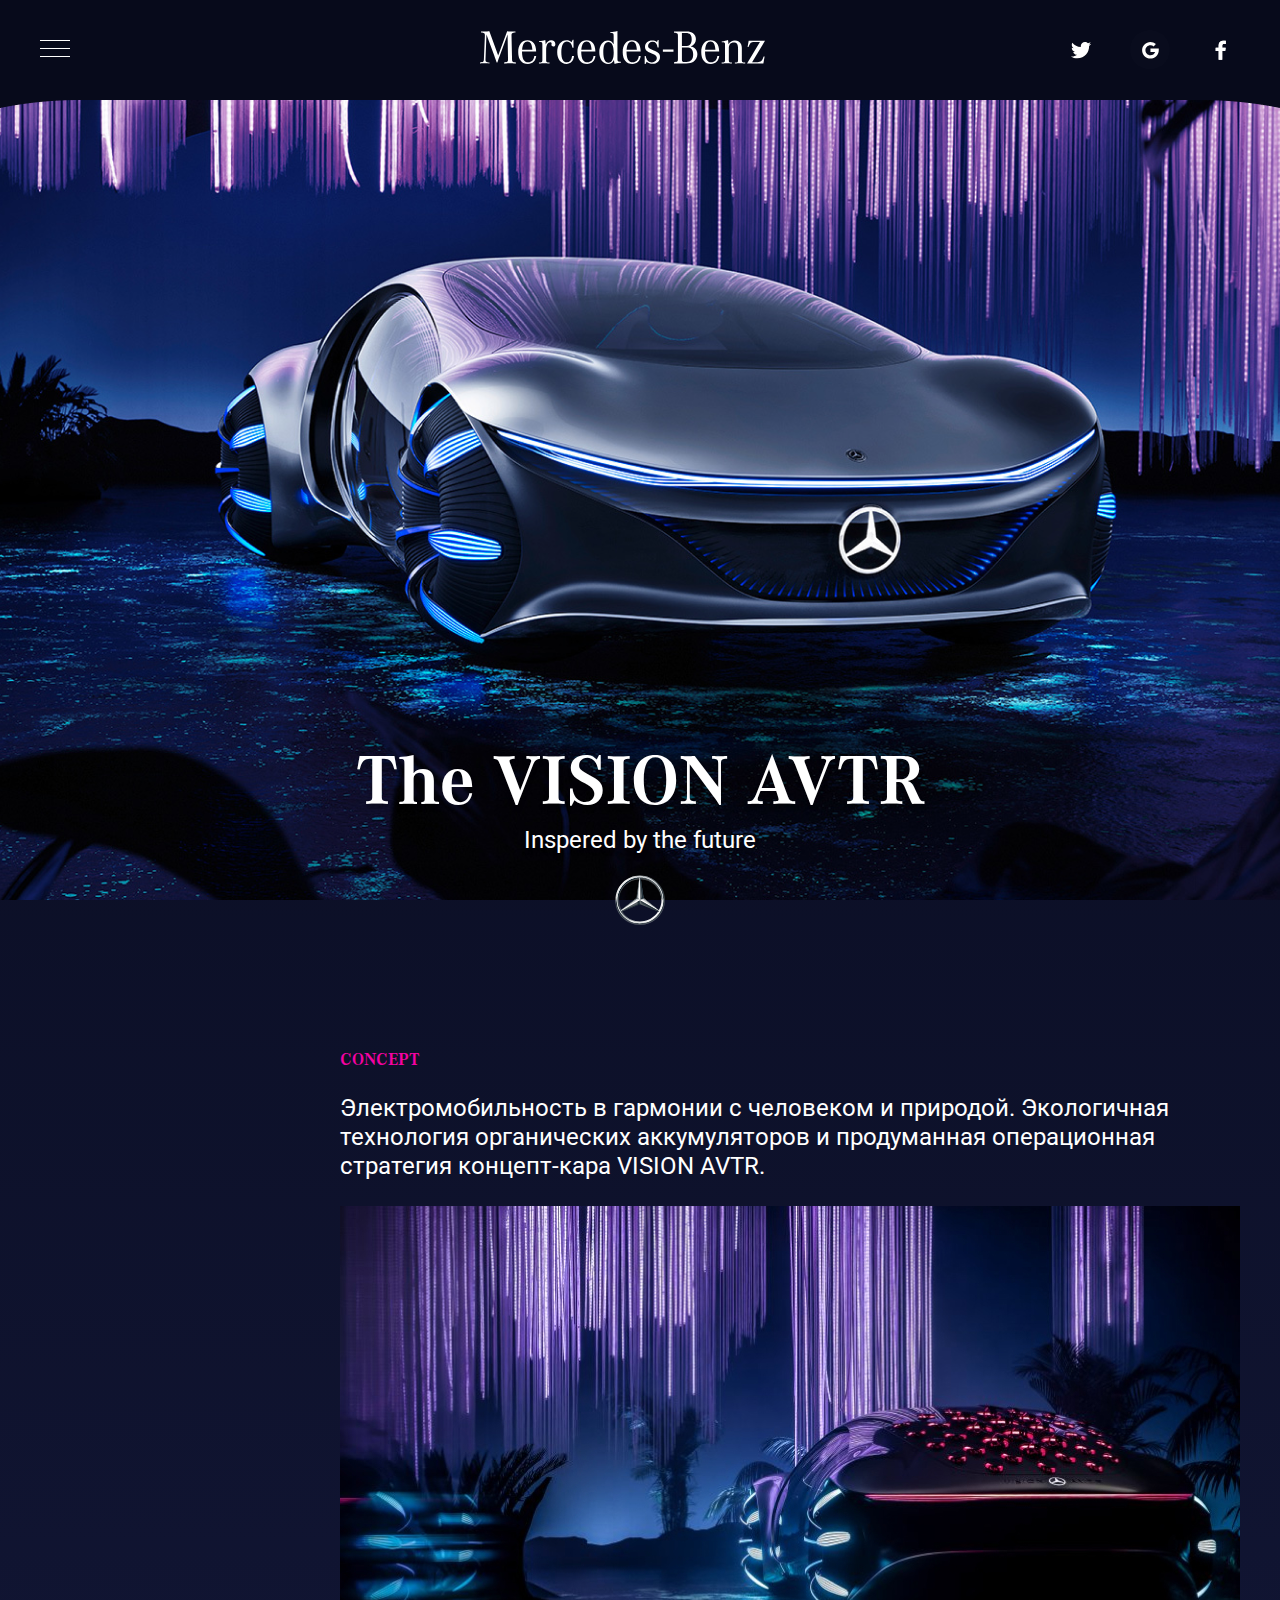
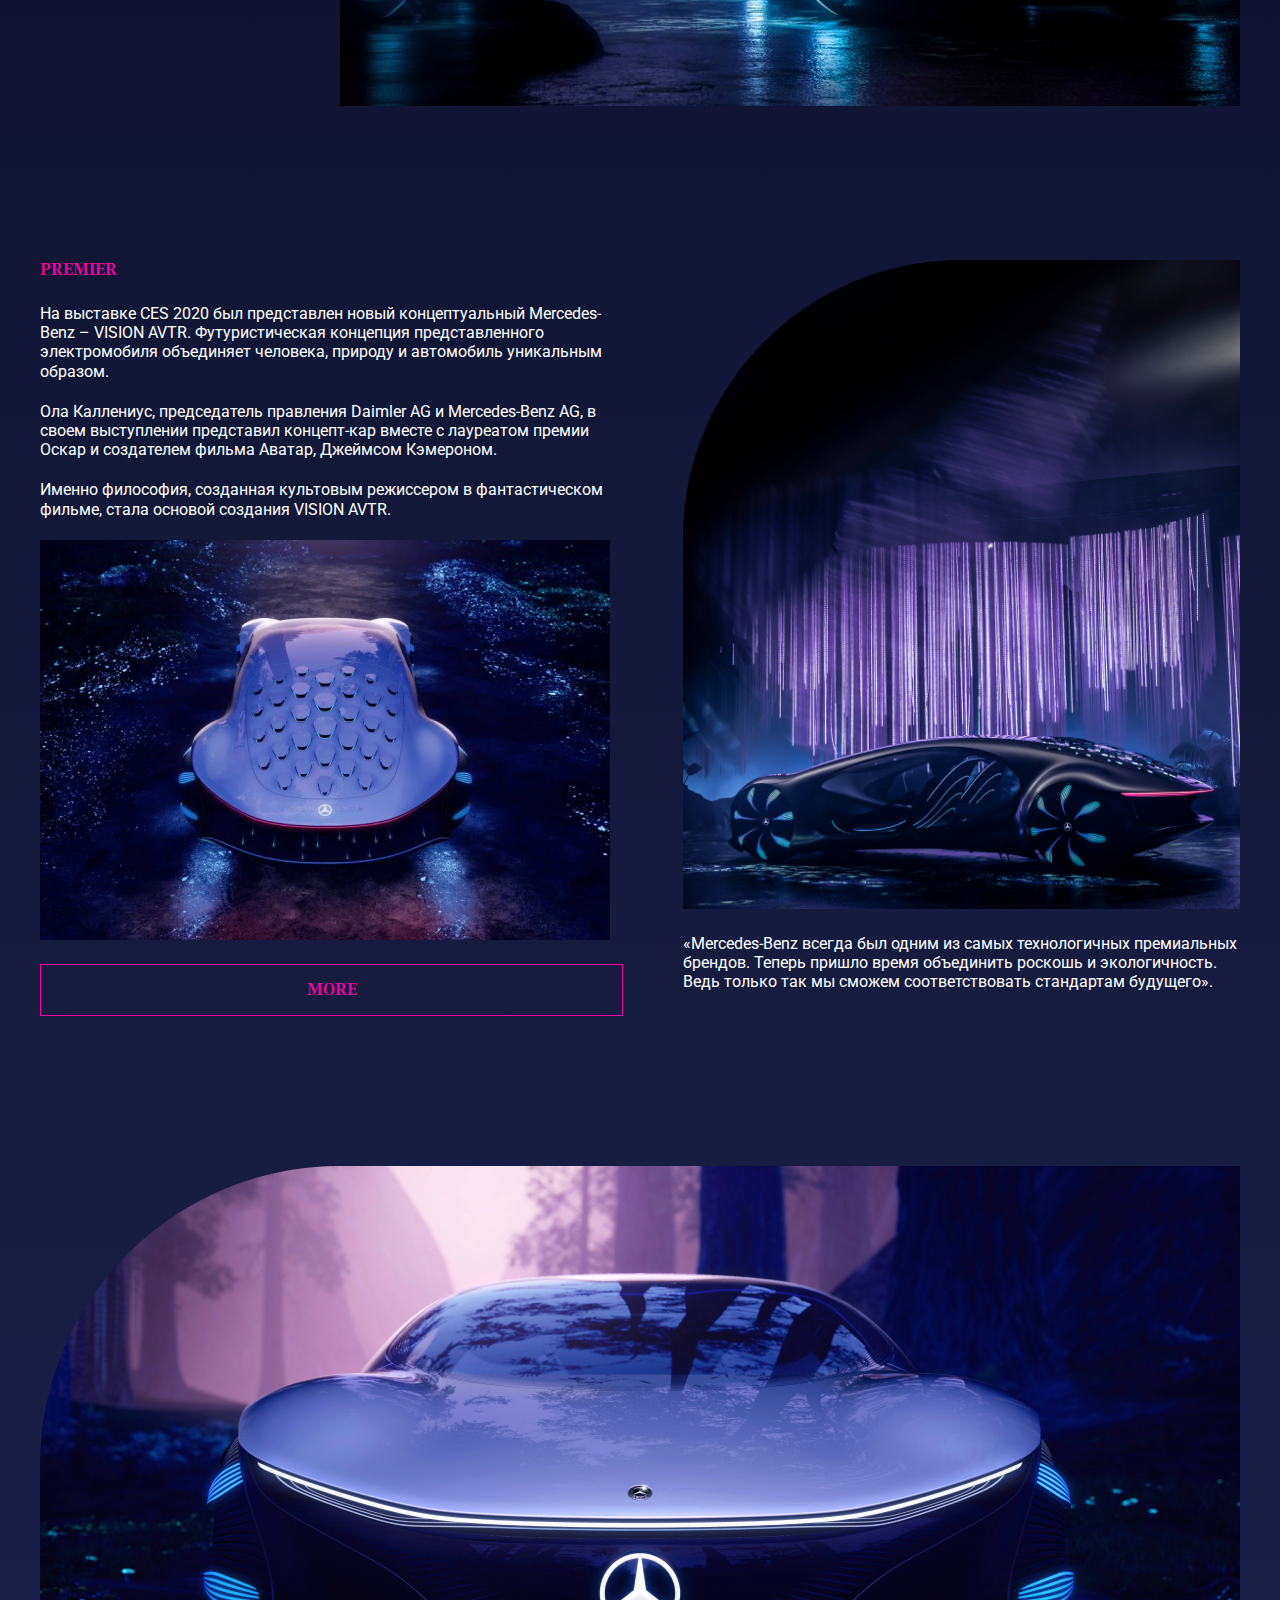
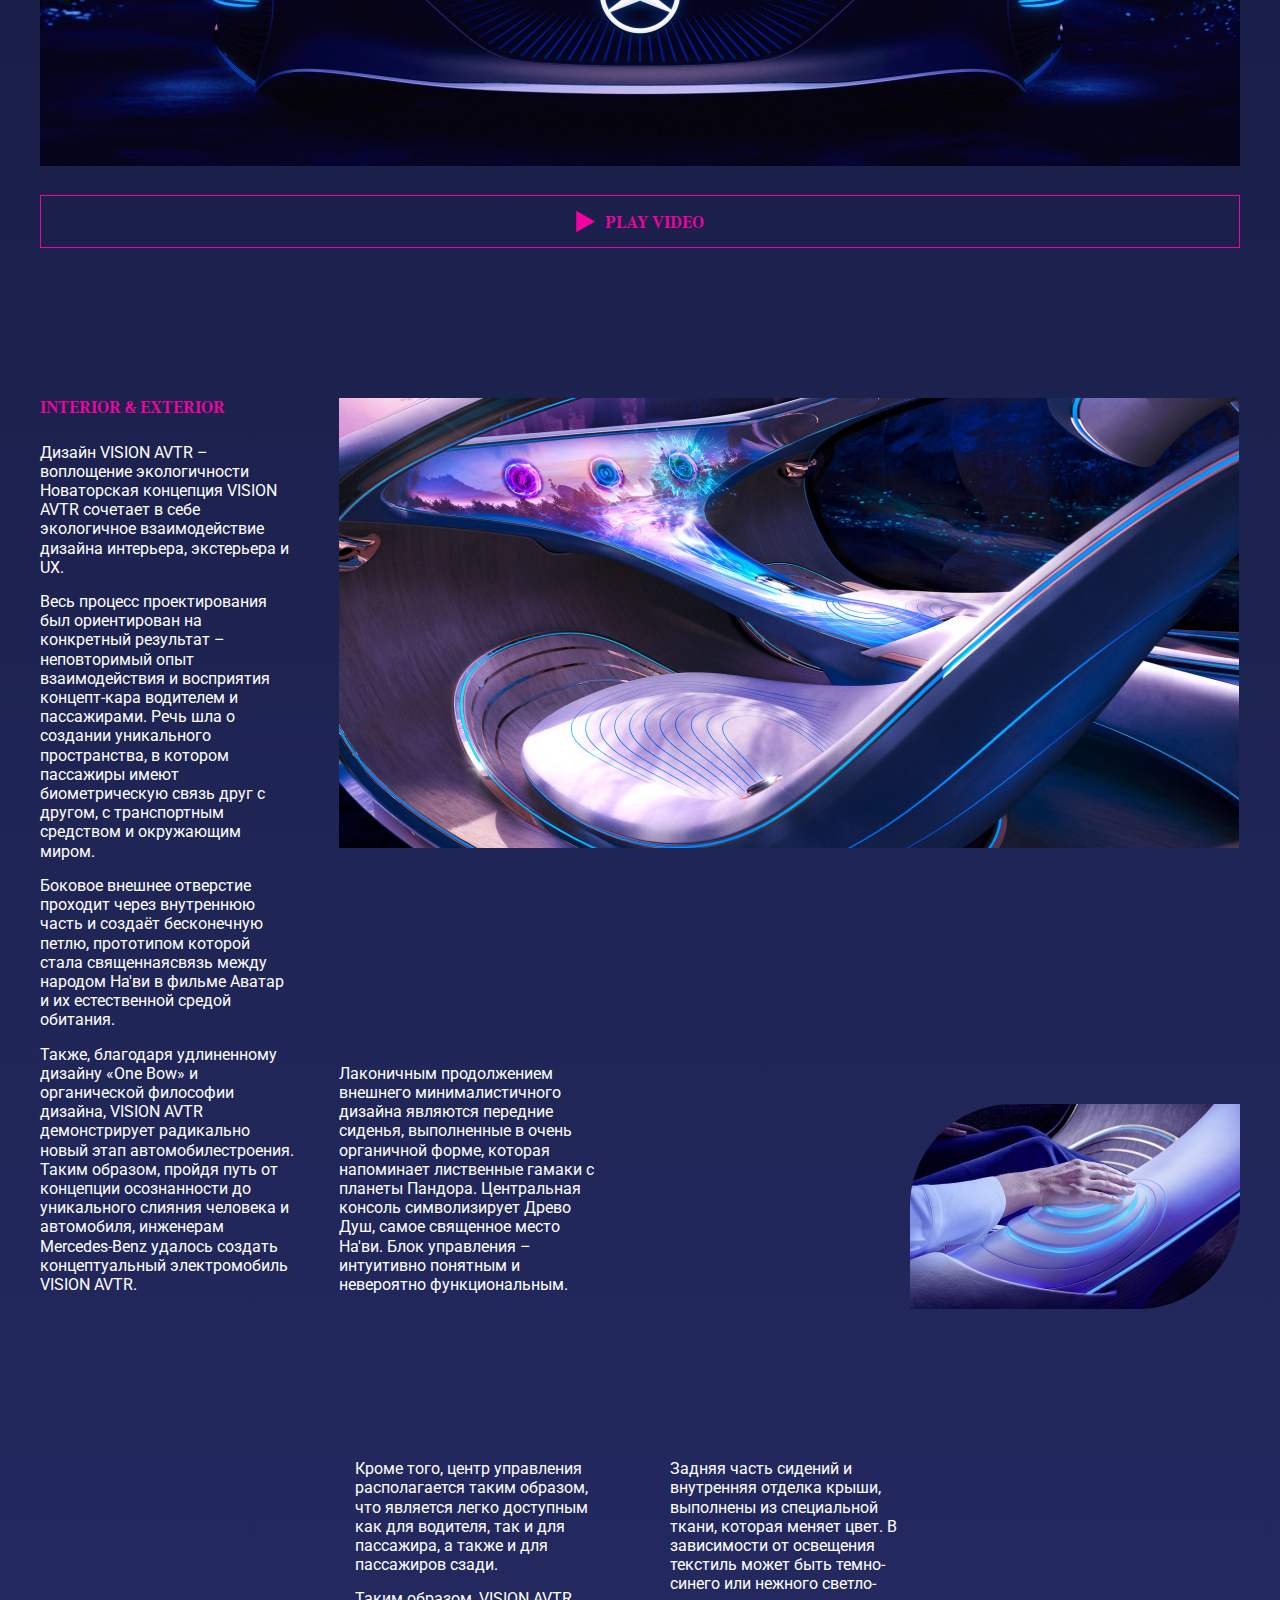
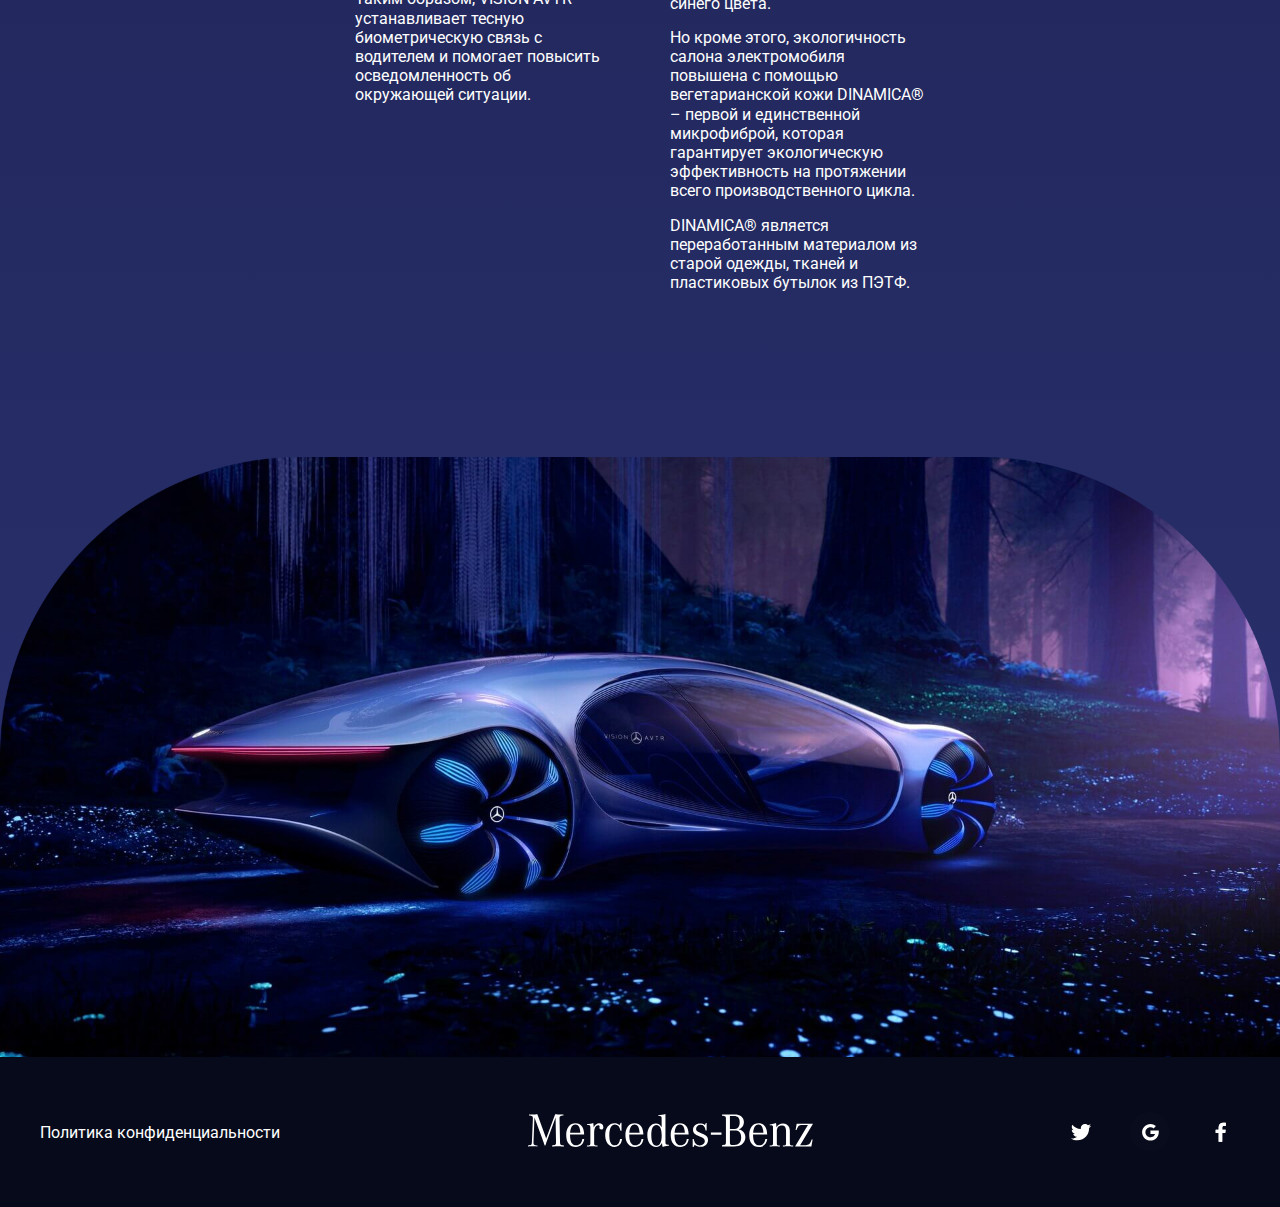
<file: avatar/index.html>
<!DOCTYPE html>
<html lang="ru">
  <head>
    <meta charset="UTF-8" />
    <meta name="viewport" content="width=device-width, initial-scale=1.0" />
    <meta http-equiv="X-UA-Compatible" content="ie=edge" />
    <title>Document</title>
    <link rel="preconnect" href="https://fonts.googleapis.com" />
    <link rel="preconnect" href="https://fonts.gstatic.com" crossorigin />
    <link
      href="https://fonts.googleapis.com/css2?family=PT+Serif:wght@700&family=Roboto&display=swap"
      rel="stylesheet"
    />
    <link rel="stylesheet" href="css/reset.css" />
    <link rel="stylesheet" href="css/slick.css" />
    <link rel="stylesheet" href="css/jquery.fancybox.css" />
    <link rel="stylesheet" href="css/style.css" />
  </head>
  <body>
    <header class="header">
      <div class="container">
        <div class="header__top">
          <button class="header__nav">
            <img class="header__nav-img" src="images/menu-btn.svg" alt="" />
          </button>
          <a href="#" class="logo header__logo">
            <img src="images/logo.svg" alt="" class="logo__img" />
          </a>
          <ul class="list">
            <li class="list__item">
              <a href="" class="list__link">
                <img src="images/twit.svg" alt="" class="list__img" />
              </a>
            </li>
            <li class="list__item">
              <a href="" class="list__link">
                <img src="images/go.svg" alt="" class="list__img" />
              </a>
            </li>
            <li class="list__item">
              <a href="" class="list__link">
                <img src="images/faceb.svg" alt="" class="list__img" />
              </a>
            </li>
          </ul>
        </div>
      </div>
      <div class="header__content">
        <h1 class="title">The VISION AVTR</h1>
        <p class="title-descr">Inspered by the future</p>
      </div>
    </header>
    <section class="concept">
      <div class="container">
        <div class="concept__inner">
          <h3 class="concept__title section__title">CONCEPT</h3>
          <p class="concept__text">
            Электромобильность в гармонии с человеком и природой. Экологичная
            технология органических аккумуляторов и продуманная операционная
            стратегия концепт-кара VISION AVTR.
          </p>
          <img src="./images/concept.jpg" alt="" class="concept__img" />
        </div>
      </div>
    </section>
     <section class="premier">
      <div class="container">
        <div class="premier__inner">
          <div class="premier__column">
            <h3 class="section__title">PREMIER</h3>
            <p class="premier__text">
              На выставке CES 2020 был представлен новый концептуальный
              Mercedes-Benz – VISION AVTR. Футуристическая концепция
              представленного электромобиля объединяет человека, природу и
              автомобиль уникальным образом.
            </p>
            <p class="premier__text">
              Ола Каллениус, председатель правления Daimler AG и Mercedes-Benz
              AG, в своем выступлении представил концепт-кар вместе с лауреатом
              премии Оскар и создателем фильма Аватар, Джеймсом Кэмероном.
            </p>
            <p class="premier__text">
              Именно философия, созданная культовым режиссером в фантастическом
              фильме, стала основой создания VISION AVTR.
            </p>
            <img src="images/premier-1.jpg" alt="" class="premier__img" />
            <button class="premier__btn">more</button>
          </div>
          <div class="premier__column">
            <img src="images/premier-2.png" alt="" class="premier__img" />
            <p class="premier__text">
              «Mercedes-Benz всегда был одним из самых технологичных премиальных
              брендов. Теперь пришло время объединить роскошь и экологичность.
              Ведь только так мы сможем соответствовать стандартам будущего».
            </p>
          </div>
        </div>
      </div>
    </section>
    <div class="video">
      <div class="container">
        <img src="images/video.png" alt="" class="video__img" />
        <button class="video__btn">
          <svg
            width="19"
            height="23"
            viewBox="0 0 19 23"
            fill="none"
            xmlns="http://www.w3.org/2000/svg"
          >
            <path
              d="M19 11.5L0.25 22.3253L0.25 0.674683L19 11.5Z"
              fill="#F402A2"
            />
          </svg>
          <span>PLAY VIDEO</span>
        </button>
      </div>
    </div>
    <section class="disign">
      <div class="container">
        <div class="design__interior">
          <div class="design__cell-one">
            <h3 class="section__title">INTERIOR & EXTERIOR</h3>
            <p class="design__cell-text">
              Дизайн VISION AVTR – воплощение экологичности Новаторская
              концепция VISION AVTR сочетает в себе экологичное взаимодействие
              дизайна интерьера, экстерьера и UX.
            </p>
            <p class="design__cell-text">
              Весь процесс проектирования был ориентирован на конкретный
              результат – неповторимый опыт взаимодействия и восприятия
              концепт-кара водителем и пассажирами. Речь шла о создании
              уникального пространства, в котором пассажиры имеют биометрическую
              связь друг с другом, с транспортным средством и окружающим миром.
            </p>
            <p class="design__cell-text">
              Боковое внешнее отверстие проходит через внутреннюю часть и
              создаёт бесконечную петлю, прототипом которой стала священная
              ​​связь между народом На'ви в фильме Аватар и их естественной
              средой обитания.
            </p>
            <p class="design__cell-text">
              Также, благодаря удлиненному дизайну «One Bow» и органической
              философии дизайна, VISION AVTR демонстрирует радикально новый этап
              автомобилестроения. Таким образом, пройдя путь от концепции
              осознанности до уникального слияния человека и автомобиля,
              инженерам Mercedes-Benz удалось создать концептуальный
              электромобиль VISION AVTR.
            </p>
          </div>
          <img src="images/design-1.jpg" alt="" class="design__interior-img" />
          <div class="design__cell-two">
            <p class="design__cell-text">
              Лаконичным продолжением внешнего минималистичного дизайна являются
              передние сиденья, выполненные в очень органичной форме, которая
              напоминает лиственные гамаки с планеты Пандора. Центральная
              консоль символизирует Древо Душ, самое священное место На'ви. Блок
              управления – интуитивно понятным и невероятно функциональным.
            </p>
          </div>
          <div class="design__cell-three">
            <img
              src="images/design-2.png"
              alt=""
              class="design__interior-img"
            />
          </div>
        </div>
        <div class="design__box">
          <div class="design__box-column">
            <p class="design__box-text">
              Кроме того, центр управления располагается таким образом, что
              является легко доступным как для водителя, так и для пассажира, а
              также и для пассажиров сзади.
            </p>
            <p class="design__box-text">
              Таким образом, VISION AVTR устанавливает тесную биометрическую
              связь с водителем и помогает повысить осведомленность об
              окружающей ситуации.
            </p>
          </div>
          <div class="design__box-column">
            <p class="design__box-text">
              Задняя часть сидений и внутренняя отделка крыши, выполнены из
              специальной ткани, которая меняет цвет. В зависимости от освещения
              текстиль может быть темно-синего или нежного светло-синего цвета.
            </p>
            <p class="design__box-text">Но кроме этого, экологичность салона электромобиля повышена с
              помощью вегетарианской кожи DINAMICA® – первой и единственной
              микрофиброй, которая гарантирует экологическую эффективность на
              протяжении всего производственного цикла.</p>
            <p class="design__box-text">DINAMICA® является
              переработанным материалом из старой одежды, тканей и пластиковых
              бутылок из ПЭТФ.</p>
          </div>
        </div>
      </div>
      <img src="images/design.png" alt="" class="design__img">
    </section>
    <footer class="footer">
      <div class="container">
        <div class="footer__inner">
          <a href="" class="footer__link">Политика конфиденциальности</a>
          <a href="#" class="logo">
            <img src="images/logo.svg" alt="" class="logo__img" />
          </a>
          <ul class="list">
            <li class="list__item">
              <a href="" class="list__link">
                <img src="images/twit.svg" alt="" class="list__img" />
              </a>
            </li>
            <li class="list__item">
              <a href="" class="list__link">
                <img src="images/go.svg" alt="" class="list__img" />
              </a>
            </li>
            <li class="list__item">
              <a href="" class="list__link">
                <img src="images/faceb.svg" alt="" class="list__img" />
              </a>
            </li>
          </ul>
        </div>
      </div>
    </footer>
    <script src="https://ajax.googleapis.com/ajax/libs/jquery/3.4.1/jquery.min.js"></script>
    <script src="js/slick.min.js"></script>
    <script src="js/jquery.fancybox.min.js"></script>
    <script src="js/main.js"></script>
  </body>
</html>
</file>
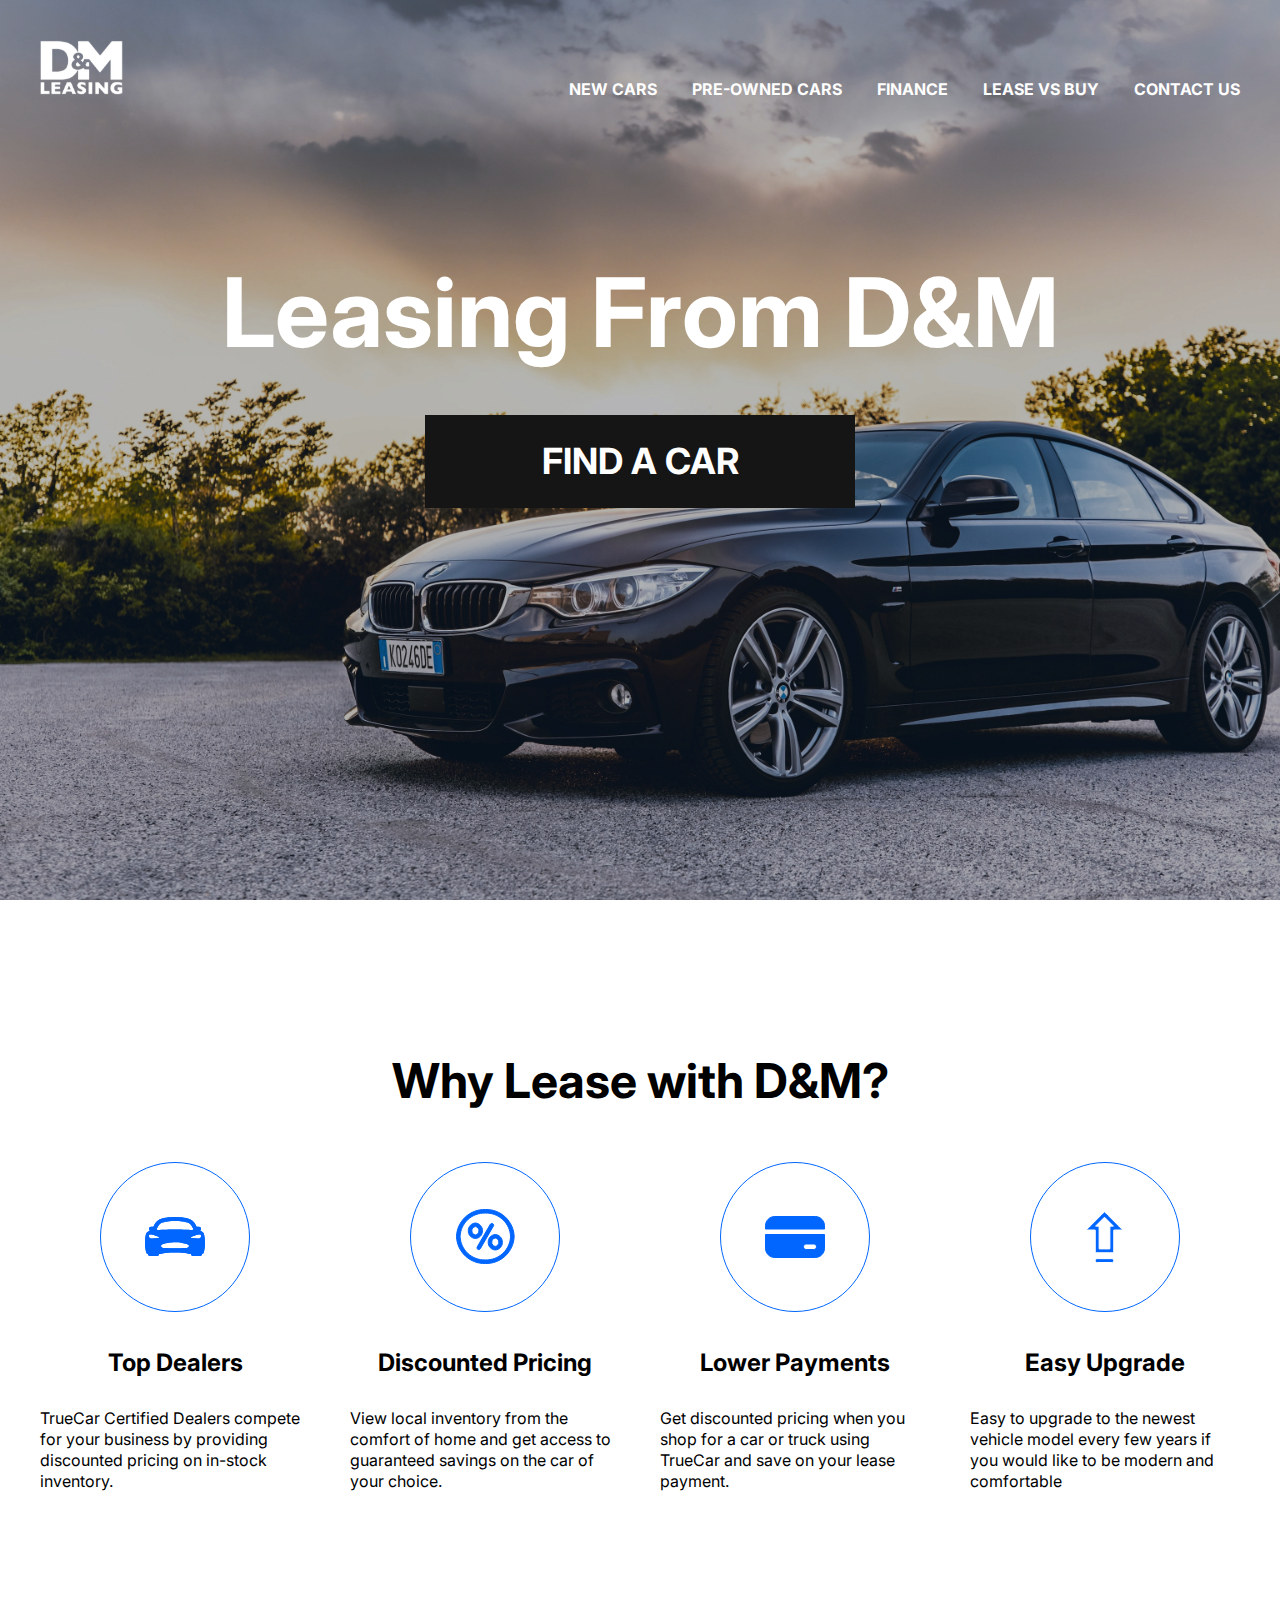
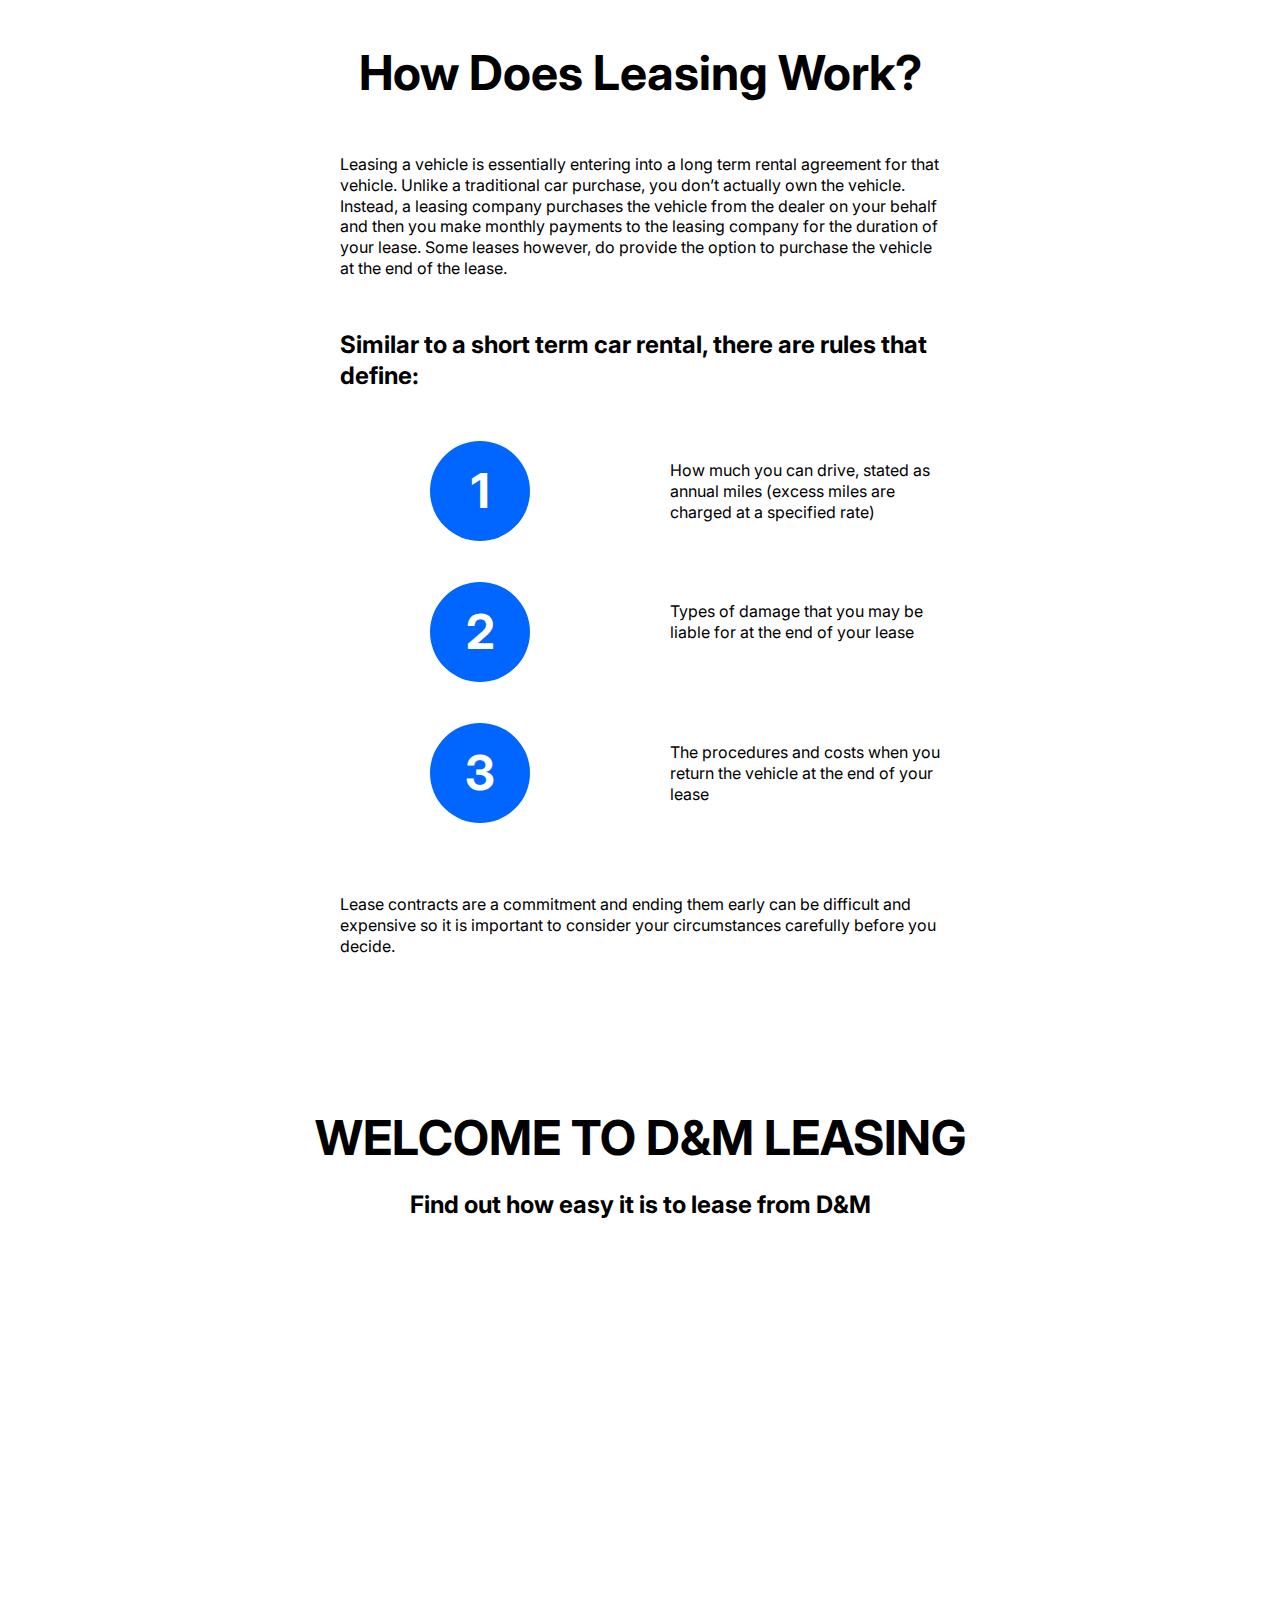
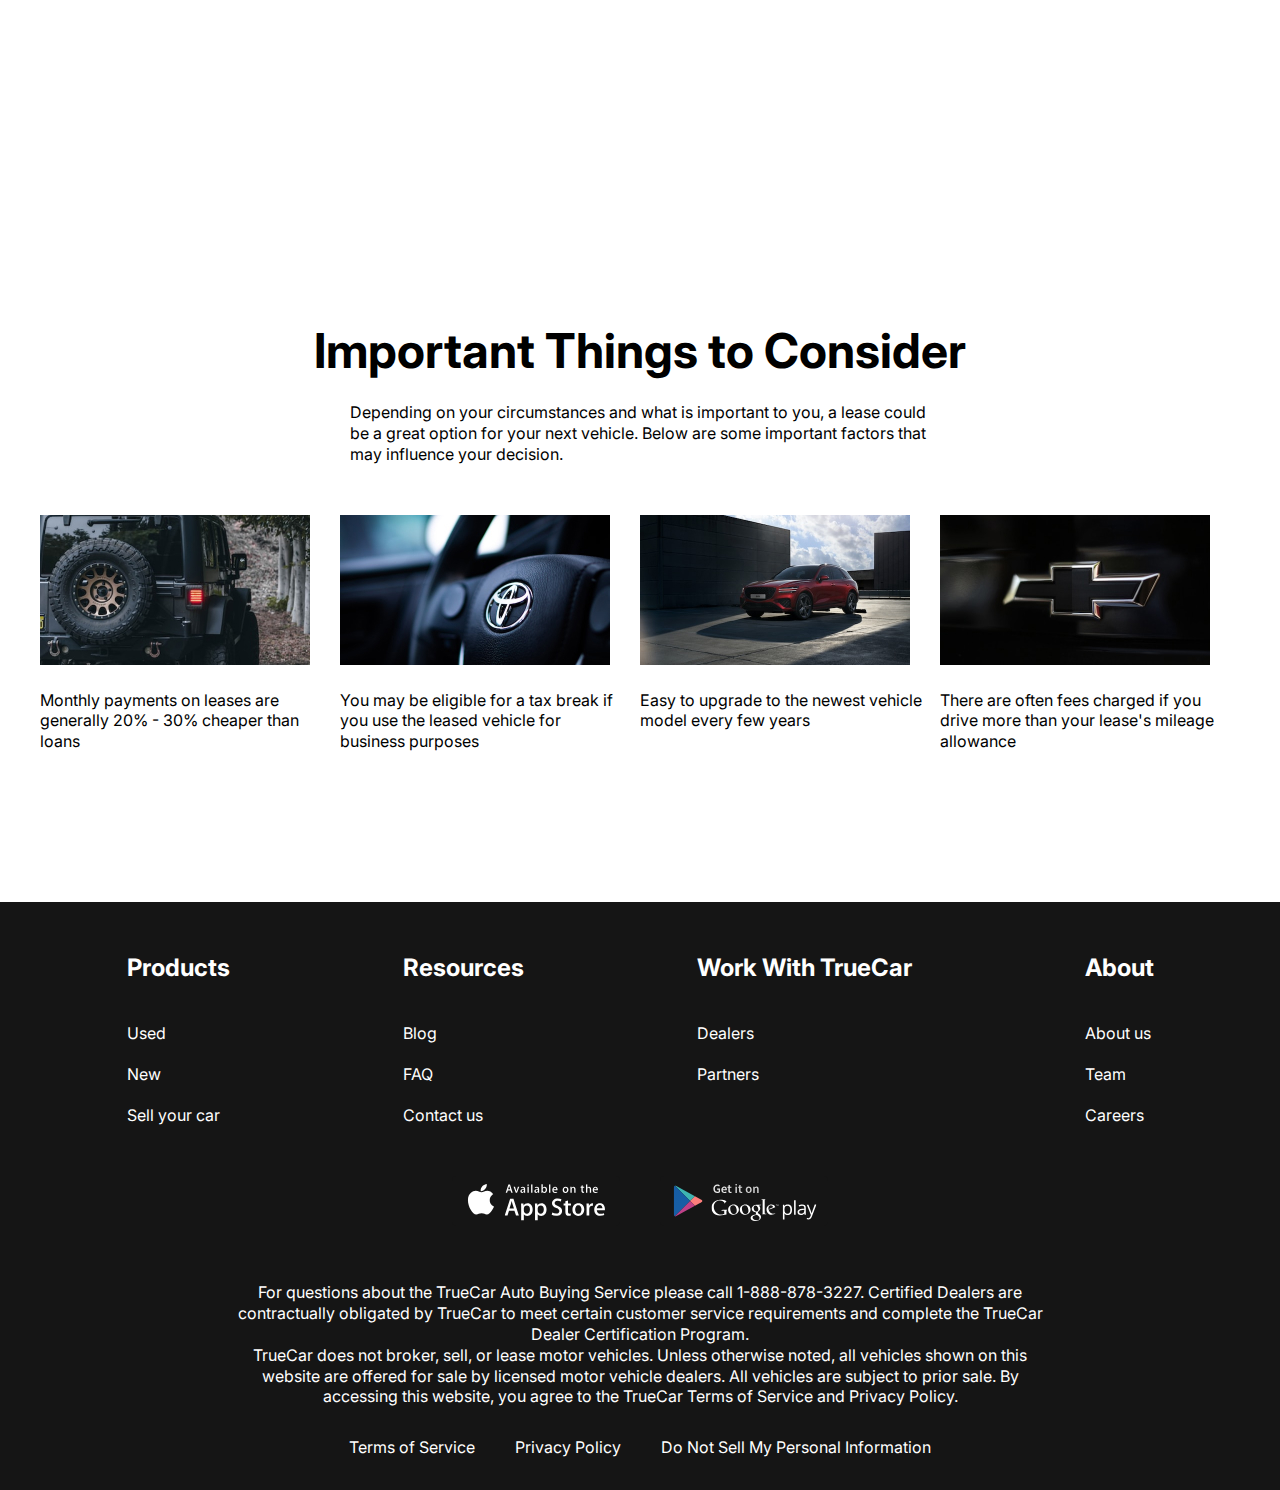
<file: cars/index.html>
<!DOCTYPE html>
<html lang="en">
  <head>
    <meta charset="UTF-8" />
    <meta name="viewport" content="width=device-width, initial-scale=1.0" />
    <link rel="preconnect" href="https://fonts.googleapis.com" />
    <link rel="preconnect" href="https://fonts.gstatic.com" crossorigin />
    <link
      href="https://fonts.googleapis.com/css2?family=Inter:wght@400;700&family=Open+Sans:wght@500&family=Red+Hat+Text:wght@400;500;700&family=Tilt+Prism&display=swap"
      rel="stylesheet"
    />
    <link rel="stylesheet" href="css/style.css" />
    <title>Document</title>
  </head>

  <body>
    <div class="wrapper">
      <header class="header header_main">
        <div class="container">
          <div class="header_inner">
            <a href="index.html" class="logo">
              <img class="logo_img" src="img/logo.svg" alt="" />
            </a>
            <nav class="menu">
                <button class="menu__btn">
                    <span></span>
                    <span></span>
                    <span></span>
                </button>
              <ul class="menu_list">
                <li class="menu_list_item">
                  <a href="new-car.html" class="menu_list_link">NEW CARS</a>
                </li>
                <li class="menu_list_item">
                  <a href="" class="menu_list_link">PRE-OWNED CARS</a>
                </li>
                <li class="menu_list_item">
                  <a href="" class="menu_list_link">FINANCE</a>
                </li>
                <li class="menu_list_item">
                  <a href="" class="menu_list_link">LEASE VS BUY</a>
                </li>
                <li class="menu_list_item">
                  <a href="contacts.html" class="menu_list_link">CONTACT US</a>
                </li>
              </ul>
            </nav>
          </div>
        </div>
      </header>
      <div class="main main">
        <section class="top">
          <div class="container">
            <h1 class="title">Leasing From D&M</h1>
            <a href="new-car.html" class="top__link"> FIND A CAR </a>
          </div>
        </section>
        <div class="slider">
          <div class="swiper">
            <div
              class="swiper_slide"
              style="background-image: url('img/bc_1.jpg')"
            ></div>
          </div>
        </div>
        <section class="why-lease">
          <div class="container">
            <h2 class="section-title">Why Lease with D&M?</h2>
            <ul class="why-lease__list">
              <li class="why-lease__item">
                <img class="why-lease__item-img" src="img/why-l1.svg" alt="" />
                <h3 class="why-lease__item-title">Top Dealers</h3>
                <p class="why-lease__item-text">
                  TrueCar Certified Dealers compete for your business by
                  providing discounted pricing on in-stock inventory.
                </p>
              </li>
              <li class="why-lease__item">
                <img class="why-lease__item-img" src="img/why-l2.svg" alt="" />
                <h3 class="why-lease__item-title">Discounted Pricing</h3>
                <p class="why-lease__item-text">
                  View local inventory from the comfort of home and get access
                  to guaranteed savings on the car of your choice.
                </p>
              </li>
              <li class="why-lease__item">
                <img class="why-lease__item-img" src="img/why-l3.svg" alt="" />
                <h3 class="why-lease__item-title">Lower Payments</h3>
                <p class="why-lease__item-text">
                  Get discounted pricing when you shop for a car or truck using
                  TrueCar and save on your lease payment.
                </p>
              </li>
              <li class="why-lease__item">
                <img class="why-lease__item-img" src="img/why-l4.svg" alt="" />
                <h3 class="why-lease__item-title">Easy Upgrade</h3>
                <p class="why-lease__item-text">
                  Easy to upgrade to the newest vehicle model every few years if
                  you would like to be modern and comfortable
                </p>
              </li>
            </ul>
          </div>
        </section>
        <section class="how-does">
          <div class="container">
            <div class="how-does__inner">
              <h2 class="section-title">How Does Leasing Work?</h2>
              <p class="how-does__text">
                Leasing a vehicle is essentially entering into a long term
                rental agreement for that vehicle. Unlike a traditional car
                purchase, you don’t actually own the vehicle. Instead, a leasing
                company purchases the vehicle from the dealer on your behalf and
                then you make monthly payments to the leasing company for the
                duration of your lease. Some leases however, do provide the
                option to purchase the vehicle at the end of the lease.
              </p>
              <h4 class="how__does-title">
                Similar to a short term car rental, there are rules that define:
              </h4>
              <ol class="how__does-list">
                <li class="how__does-item">
                  How much you can drive, stated as annual miles (excess miles
                  are charged at a specified rate)
                </li>
                <li class="how__does-item">
                  Types of damage that you may be liable for at the end of your
                  lease
                </li>
                <li class="how__does-item">
                  The procedures and costs when you return the vehicle at the
                  end of your lease
                </li>
              </ol>
              <p class="how-does__text">
                Lease contracts are a commitment and ending them early can be
                difficult and expensive so it is important to consider your
                circumstances carefully before you decide.
              </p>
            </div>
          </div>
        </section>
        <section class="video">
          <div class="container">
            <h2 class="section-title video__title">WELCOME TO D&M LEASING</h2>
            <p class="video__text">Find out how easy it is to lease from D&M</p>
            <iframe
              class="video__content"
              width="1000"
              height="500"
              src="https://www.youtube.com/embed/diqc8fv0bGQ"
              title="YouTube video player"
              frameborder="0"
              allow="accelerometer; autoplay; clipboard-write; encrypted-media; gyroscope; picture-in-picture; web-share"
              allowfullscreen
            ></iframe>
          </div>
        </section>
        <section class="important">
          <div class="container">
            <h2 class="section-title important__title">
              Important Things to Consider
            </h2>
            <p class="important__text">
              Depending on your circumstances and what is important to you, a
              lease could be a great option for your next vehicle. Below are
              some important factors that may influence your decision.
            </p>
            <ul class="important__list">
              <li class="important__item">
                <img class="important__item-img" src="img/imp-1.jpg" alt="" />
                <p class="important__item-text">
                  Monthly payments on leases are generally 20% - 30% cheaper
                  than loans
                </p>
              </li>
              <li class="important__item">
                <img class="important__item-img" src="img/imp-2.jpg" alt="" />
                <p class="important__item-text">
                  You may be eligible for a tax break if you use the leased
                  vehicle for <br />
                  business purposes
                </p>
              </li>
              <li class="important__item">
                <img class="important__item-img" src="img/imp-3.jpg" alt="" />
                <p class="important__item-text">
                  Easy to upgrade to the newest vehicle model every few years
                </p>
              </li>
              <li class="important__item">
                <img class="important__item-img" src="img/imp-4.jpg" alt="" />
                <p class="important__item-text">
                  There are often fees charged if you drive more than your
                  lease's mileage allowance
                </p>
              </li>
            </ul>
          </div>
        </section>
      </div>
      <div class="footer">
        <div class="container">
          <nav class="footer__menu">
            <ul class="footer__menu__list">
              <li class="footer__menu-item">
                <p class="footer__menu-title">Products</p>
              </li>
              <li class="footer__menu-item">
                <a href="#" class="footer__menu-link">Used</a>
              </li>
              <li class="footer__menu-item">
                <a href="#" class="footer__menu-link">New</a>
              </li>
              <li class="footer__menu-item">
                <a href="#" class="footer__menu-link">Sell your car</a>
              </li>
            </ul>
            <ul class="footer__menu__list">
              <li class="footer__menu-item">
                <p class="footer__menu-title">Resources</p>
              </li>
              <li class="footer__menu-item">
                <a href="#" class="footer__menu-link">Blog</a>
              </li>
              <li class="footer__menu-item">
                <a href="#" class="footer__menu-link">FAQ</a>
              </li>
              <li class="footer__menu-item">
                <a href="#" class="footer__menu-link">Contact us</a>
              </li>
            </ul>
            <ul class="footer__menu__list">
              <li class="footer__menu-item">
                <p class="footer__menu-title">Work With TrueCar</p>
              </li>
              <li class="footer__menu-item">
                <a href="#" class="footer__menu-link">Dealers</a>
              </li>
              <li class="footer__menu-item">
                <a href="#" class="footer__menu-link">Partners</a>
              </li>
            </ul>
            <ul class="footer__menu__list">
              <li class="footer__menu-item">
                <p class="footer__menu-title">About</p>
              </li>
              <li class="footer__menu-item">
                <a href="#" class="footer__menu-link">About us</a>
              </li>
              <li class="footer__menu-item">
                <a href="#" class="footer__menu-link">Team</a>
              </li>
              <li class="footer__menu-item">
                <a href="#" class="footer__menu-link">Careers</a>
              </li>
            </ul>
          </nav>
          <ul class="app">
            <li class="app__item">
              <a href="" class="app__item-link">
                <img class="app__item-img" src="img/appstore.svg" alt="" />
              </a>
            </li>
            <li class="app__item">
              <a href="" class="app__item-link">
                <img class="app__item-img" src="img/googleplay.svg" alt="" />
              </a>
            </li>
          </ul>
          <div class="footer__copy">
            <p class="footer__copy-text">
              For questions about the TrueCar Auto Buying Service please call
              1-888-878-3227. Certified Dealers are contractually obligated by
              TrueCar to meet certain customer service requirements and complete
              the TrueCar Dealer Certification Program.
            </p>
            <p class="footer__copy-text">
              TrueCar does not broker, sell, or lease motor vehicles. Unless
              otherwise noted, all vehicles shown on this website are offered
              for sale by licensed motor vehicle dealers. All vehicles are
              subject to prior sale. By accessing this website, you agree to the
              TrueCar Terms of Service and Privacy Policy.
            </p>
          </div>
          <nav class="copy__nav">
            <ul class="copy__nav-list">
              <li class="copy__nav-item">
                <a href="#" class="copy__nav-link">Terms of Service</a>
              </li>
              <li class="copy__nav-item">
                <a href="#" class="copy__nav-link">Privacy Policy</a>
              </li>
              <li class="copy__nav-item">
                <a href="#" class="copy__nav-link"
                  >Do Not Sell My Personal Information</a
                >
              </li>
            </ul>
          </nav>
        </div>
      </div>
    </div>
    <script src="js/main.js"></script>
  </body>
</html>
</file>
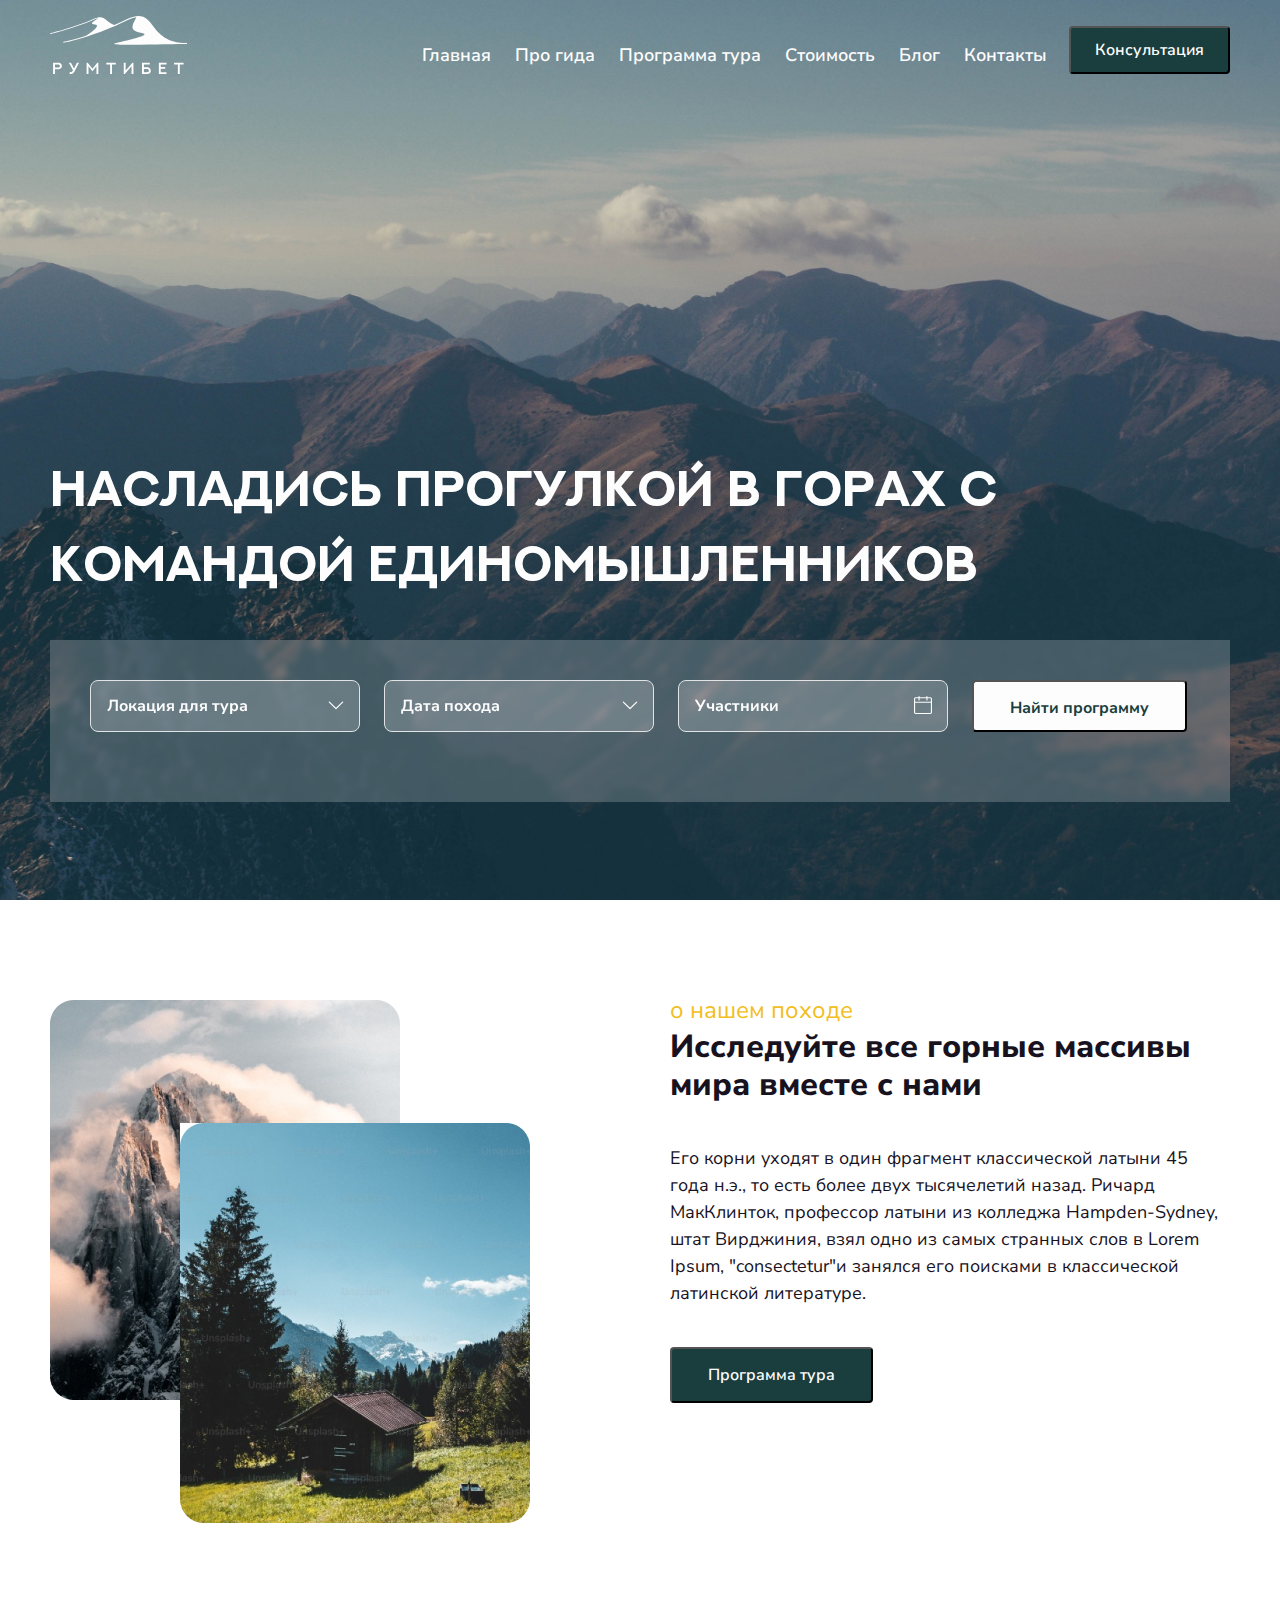
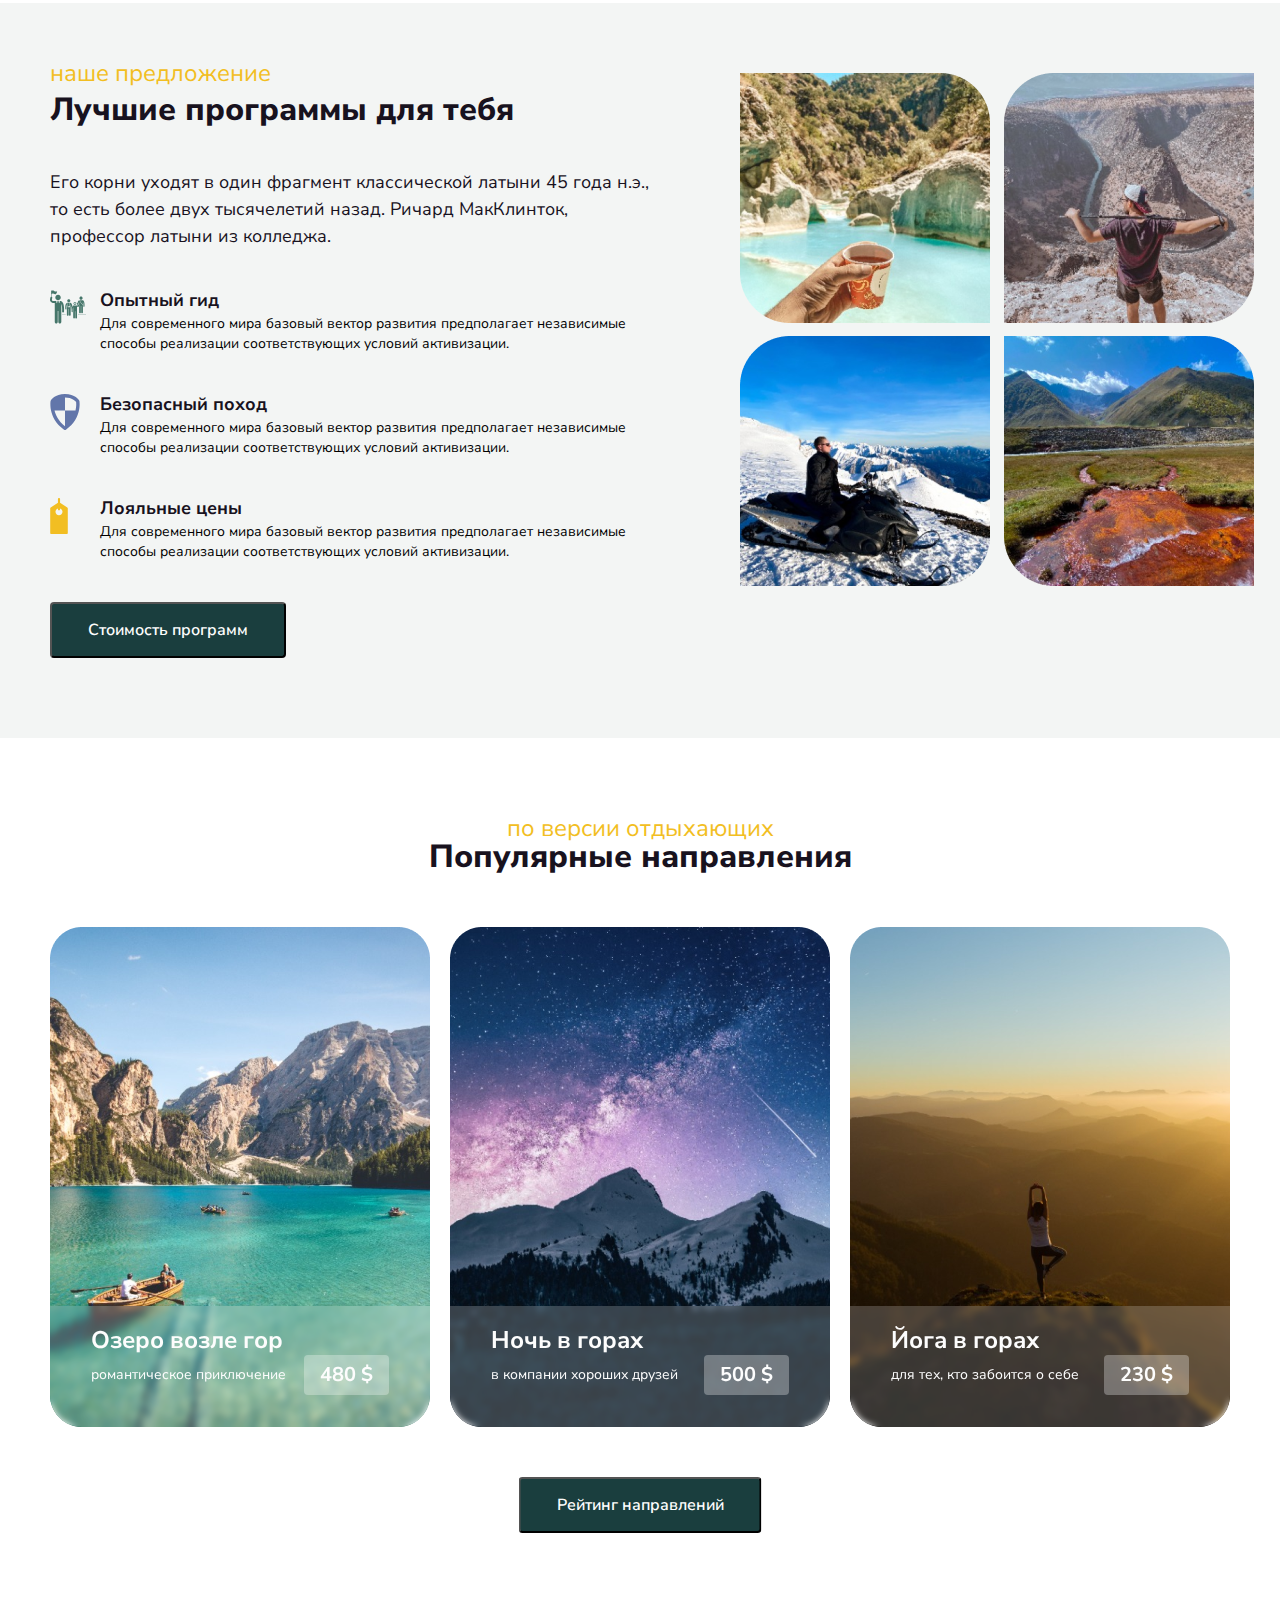
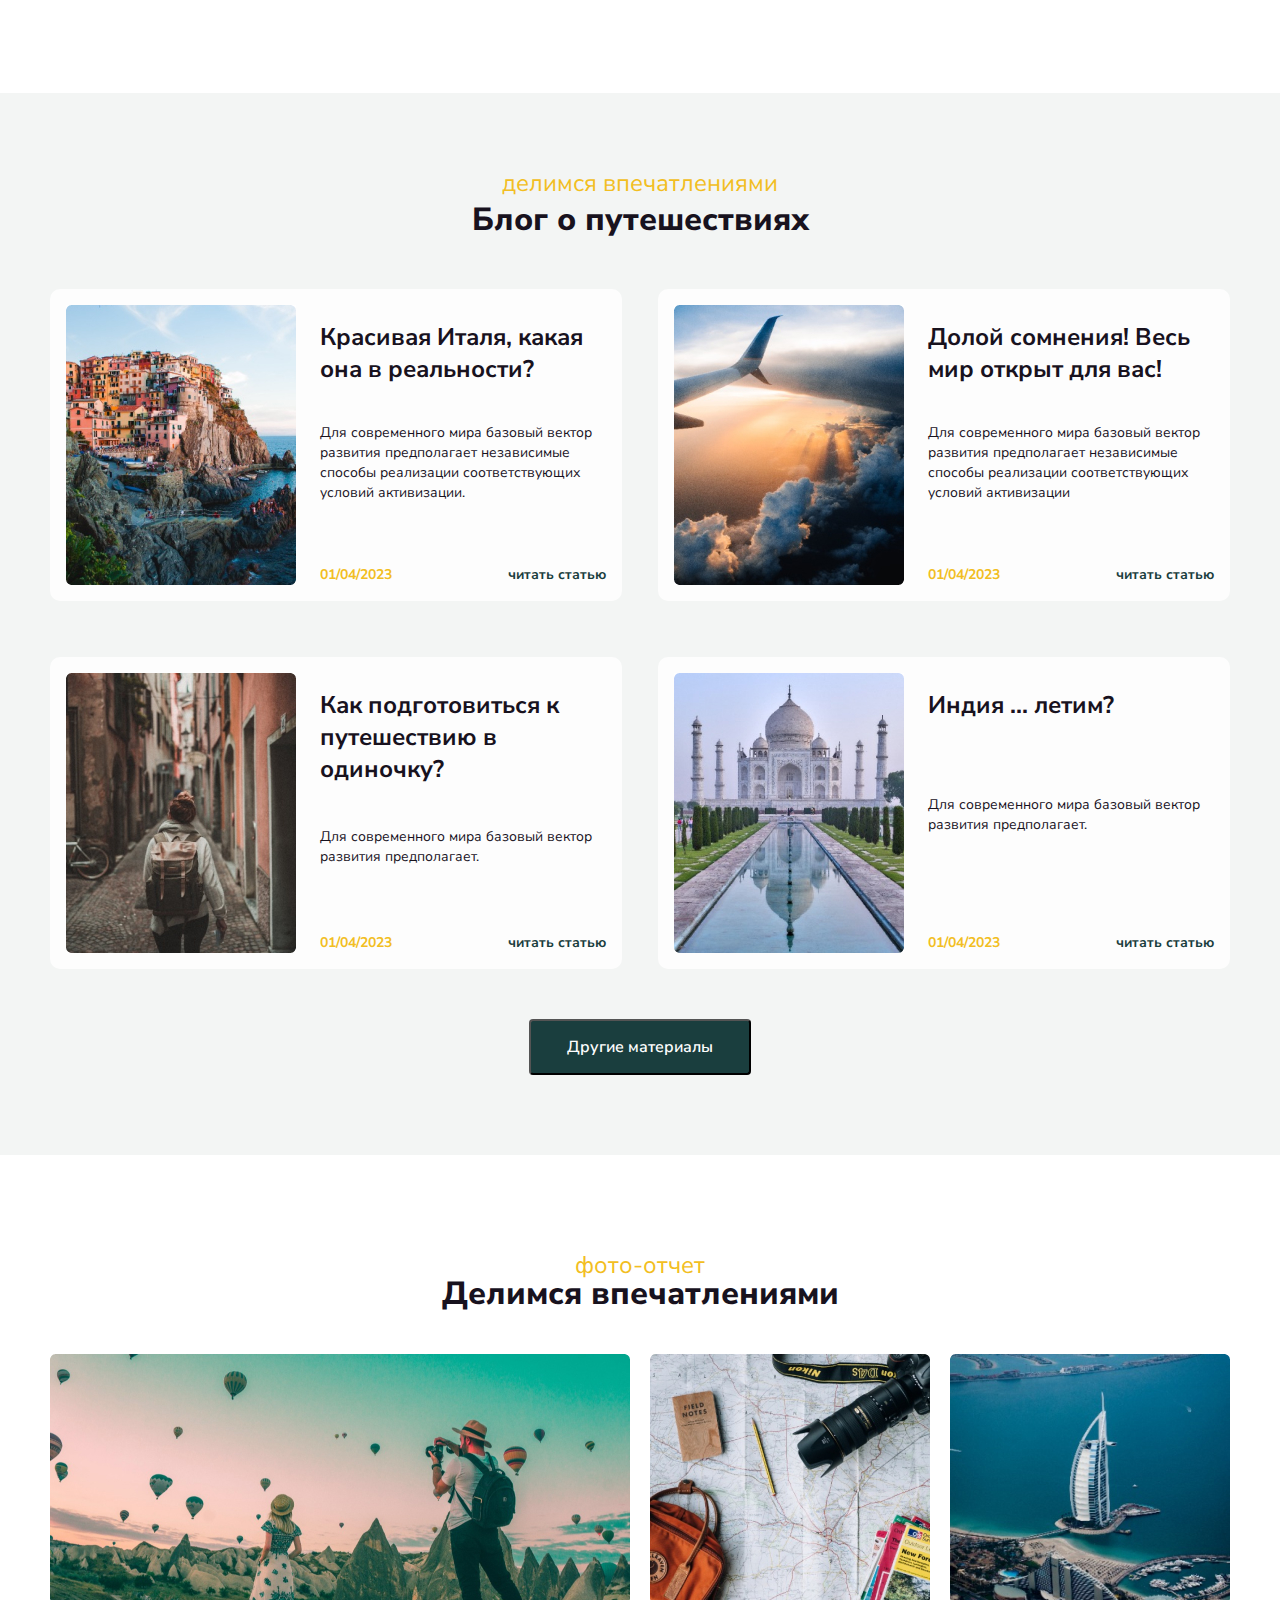
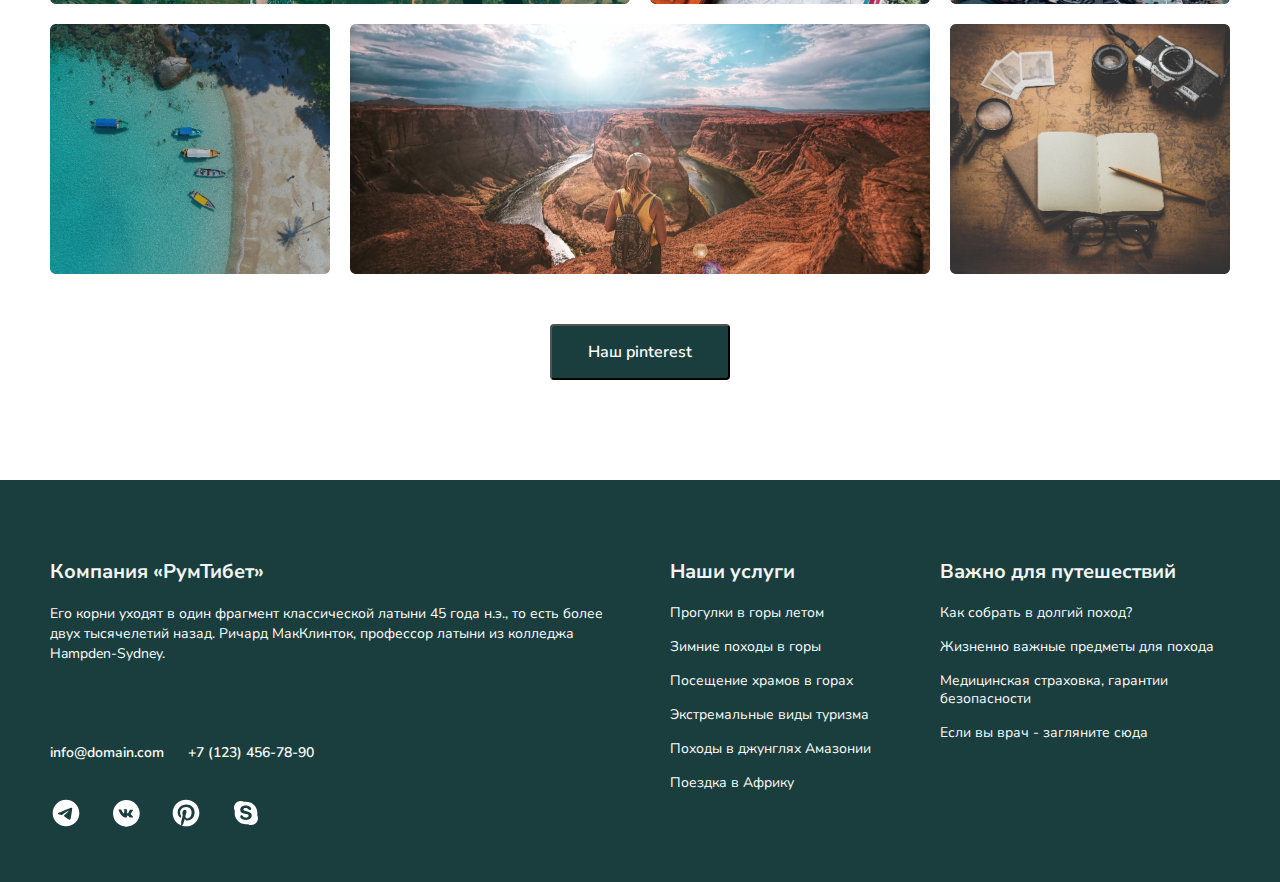
<file: gori/index.html>
<!DOCTYPE html>
<html lang="ru">

<head>
    <meta charset="UTF-8" />
    <meta name="viewport" content="width=device-width, initial-scale=1.0" />
    <link rel="preconnect" href="https://fonts.googleapis.com">
    <link rel="preconnect" href="https://fonts.gstatic.com" crossorigin>
    <link
        href="https://fonts.googleapis.com/css2?family=Nunito+Sans:opsz,wght@6..12,300;6..12,400;6..12,600;6..12,700;6..12,800&display=swap"
        rel="stylesheet">
    <link rel="stylesheet" href="css/reset.css" />
    <link rel="stylesheet" href="css/slick.css" />
    <link rel="stylesheet" href="css/style.css" />
    <title>Document</title>
</head>

<body>
    <header class="header">
        <div class="container">
            <div class="header__inner">
                <div class="header__top">
                    <a href="" class="header__link">
                        <img src="img/logo.svg" alt="" class="header__img" />
                    </a>
                    <div class="header__img_2">
                        <img class="menu__img" src="./img/menu__img.svg" alt="">
                    </div>
                    <nav class="menu">
                        <ul class="menu__list">
                            <li class="menu__item">
                                <a href="#" class="menu__link">Главная</a>
                            </li>
                            <li class="menu__item">
                                <a href="#" class="menu__link">Про гида</a>
                            </li>
                            <li class="menu__item">
                                <a href="#" class="menu__link">Программа тура</a>
                            </li>
                            <li class="menu__item">
                                <a href="#" class="menu__link">Стоимость</a>
                            </li>
                            <li class="menu__item">
                                <a href="#" class="menu__link">Блог</a>
                            </li>
                            <li class="menu__item">
                                <a href="#" class="menu__link">Контакты</a>
                            </li>
                        </ul>
                    </nav>
                    <button class="header__btn btn">Консультация
                    </button>
                </div>
                <div class="header__bottom">
                    <h1 class="header__title">Насладись прогулкой в горах
                        с командой единомышленников</h1>
                    <form action="" class="header__form">
                        <div class="header__bottom-block">
                            <input type="text" placeholder="Локация для тура" class="header__input">
                            <img src="img/galka.svg" alt="" class="header__bottom-img">
                        </div>
                        <div class="header__bottom-block">
                            <input type="text" placeholder="Дата похода" class="header__input">
                            <img src="img/galka.svg" alt="" class="header__bottom-img">
                        </div>
                        <div class="header__bottom-block">
                            <input type="text" placeholder="Участники" class="header__input">
                            <img src="img/data.svg" alt="" class="header__bottom-img_1">
                        </div>
                        <div class="header__bottom-block">
                            <button class="header__bottom-btn">Найти программу</button>
                        </div>
                    </form>
                </div>
            </div>
        </div>
    </header>
    <section class="about">
        <div class="container">
            <div class="about__inner">
                <div class="about__photo">
                    <div class="about__photo-cont">
                        <img class="about__img" src="img/about_1.jpg" alt="">
                    </div>
                    <div class="about__photo-cont">
                        <img class="about__img_2" src="img/about_2.jpg" alt="">
                    </div>
                </div>
                <div class="about__description">
                    <h3 class="about__title">о нашем походе</h1>
                        <p class="about__text-big">Исследуйте все горные массивы мира вместе с нами</p>
                        <p class="about__little-text">Его корни уходят в один фрагмент классической латыни 45 года н.э.,
                            то есть более двух тысячелетий назад. Ричард МакКлинток, профессор латыни из колледжа
                            Hampden-Sydney, штат Вирджиния, взял одно из самых странных слов в Lorem Ipsum,
                            "consectetur"и занялся его поисками в классической латинской литературе.</p>
                        <button class="about__btn btn">Программа тура</button>
                </div>
            </div>
        </div>
    </section>
    <section class="suggest">
        <div class="container">
            <div class="suggest__box">
                <div class="suggest__box-1">
                    <h3 class="suggest__title">наше предложение</h3>
                    <p class="suggest__text-big">Лучшие программы для тебя</p>
                    <p class="suggest__little-text">Его корни уходят в один фрагмент классической латыни 45 года н.э.,
                        то есть более двух тысячелетий назад. Ричард МакКлинток, профессор латыни из колледжа.</p>
                    <div class="suggext__descr">
                        <img src="./img/min_1.svg" alt="" class="suggext__img-min">
                        <p class="suggest__text-descr">Опытный гид</p>
                        <p class="suggext__text">Для современного мира базовый вектор развития предполагает независимые
                            способы реализации соответствующих условий активизации.</p>
                    </div>
                    <div class="suggext__descr">
                        <img src="./img/min_2.svg" alt="" class="suggext__img-min">
                        <p class="suggest__text-descr">Безопасный поход</p>
                        <p class="suggext__text">Для современного мира базовый вектор развития предполагает независимые
                            способы реализации соответствующих условий активизации.</p>
                    </div>
                    <div class="suggext__descr">
                        <img src="./img/min_3.svg" alt="" class="suggext__img-min">
                        <p class="suggest__text-descr">Лояльные цены</p>
                        <p class="suggext__text">Для современного мира базовый вектор развития предполагает независимые
                            способы реализации соответствующих условий активизации.</p>
                        <button class="suggest__btn btn">Стоимость программ</button>
                    </div>
                </div>
                <div class="suggext__photo">
                    <img src="./img/big_1.png" alt="" class="suggext__img-big">
                    <img src="./img/big_2.png" alt="" class="suggext__img-big">
                    <img src="./img/big_3.png" alt="" class="suggext__img-big">
                    <img src="./img/big_4.png" alt="" class="suggext__img-big">
                </div>
            </div>
        </div>
    </section>
    <section class="version">
        <div class="container">
            <h3 class="version__title">по версии отдыхающих</h3>
            <p class="version__text-big">Популярные направления</p>
            <div class="version__box">
                <a href="#" class="version__link" style="background-image: url('img/version_1.png');">
                    <div class="version__obort">
                        <h4 class="version__link-title">Озеро возле гор</h4>
                        <p class="version__text">романтическое приключение</p>
                        <p class="version__price">480 $</p>
                    </div>
                </a>
                <a href="#" class="version__link" style="background-image: url('img/version_2.png');">
                    <div class="version__obort">
                        <h4 class="version__link-title">Ночь в горах</h4>
                        <p class="version__text">в компании хороших друзей</p>
                        <p class="version__price">500 $</p>
                    </div>
                </a>
                <a href="#" class="version__link" style="background-image: url('img/version_3.png');">
                    <div class="version__obort">
                        <h4 class="version__link-title">Йога в горах</h4>
                        <p class="version__text">для тех, кто забоится о себе</p>
                        <p class="version__price">230 $</p>
                    </div>
                </a>
            </div>
            <button class="version__btn btn">Рейтинг направлений</button>
        </div>
    </section>
    <section class="impres">
        <div class="container">
            <h3 class="impres__title">делимся впечатлениями</h3>
            <p class="impres__big-text">Блог о путешествиях</p>
            <div class="impres__inner">
                <div class="impres__box">
                    <img src="img/impres_1.jpg" alt="" class="impres__img">
                    <div class="impres__min-box">
                        <h4 class="impres__title-min">Красивая Италя, какая она в реальности?</h4>
                        <p class="impres__text">Для современного мира базовый вектор развития предполагает независимые
                            способы реализации соответствующих условий активизации.</p>
                        <div class="impes__item">
                            <p class="impres__data">01/04/2023</p>
                            <a href="#" class="impres__link">читать статью</a>
                        </div>
                    </div>
                </div>
                <div class="impres__box">
                    <img src="img/impres_2.jpg" alt="" class="impres__img">
                    <div class="impres__min-box">
                        <h4 class="impres__title-min">Долой сомнения! Весь мир открыт для вас!</h4>
                        <p class="impres__text">Для современного мира базовый вектор развития предполагает независимые
                            способы реализации соответствующих условий активизации</p>
                        <div class="impes__item">
                            <p class="impres__data">01/04/2023</p>
                            <a href="#" class="impres__link">читать статью</a>
                        </div>
                    </div>
                </div>
                <div class="impres__box">
                    <img src="img/impres_3.jpg" alt="" class="impres__img">
                    <div class="impres__min-box">
                        <h4 class="impres__title-min">Как подготовиться к путешествию в одиночку? </h4>
                        <p class="impres__text">Для современного мира базовый вектор развития предполагает.</p>
                        <div class="impes__item">
                            <p class="impres__data">01/04/2023</p>
                            <a href="#" class="impres__link">читать статью</a>
                        </div>
                    </div>
                </div>
                <div class="impres__box">
                    <img src="img/impres_4.jpg" alt="" class="impres__img">
                    <div class="impres__min-box">
                        <h4 class="impres__title-min">Индия ... летим?</h4>
                        <p class="impres__text">Для современного мира базовый вектор развития предполагает.</p>
                        <div class="impes__item">
                            <p class="impres__data">01/04/2023</p>
                            <a href="#" class="impres__link">читать статью</a>
                        </div>
                    </div>
                </div>
            </div>
            <button class="impres__btn btn">Другие материалы</button>
        </div>
    </section>
    <section class="photo-report">
        <div class="container">
            <h3 class="photo-report__title">фото-отчет</h3>
            <p class="photo-report__text-big">Делимся впечатлениями</p>
            <div class="photo-report__inner">
                <img src="./img/report_1.jpg" alt="" class="photo-report_img">
                <img src="./img/report_2.jpg" alt="" class="photo-report_img">
                <img src="./img/report_3.jpg" alt="" class="photo-report_img">
                <img src="./img/report_5.jpg" alt="" class="photo-report_img">
                <img src="./img/report_4.jpg" alt="" class="photo-report_img">
                <img src="img/report_6.jpg" alt="" class="photo-report_img">
            </div>
            <button class="photo-report__btn btn">Наш pinterest</button>
        </div>
    </section>
    <section class="communication">
        <div class="container">
            <div class="communication__inner">
                <div class="communication__company">
                    <h4 class="communication__title">Компания «РумТибет»</h4>
                    <p class="communication__text">Его корни уходят в один фрагмент классической латыни 45 года н.э., то
                        есть более двух тысячелетий назад. Ричард МакКлинток,  профессор латыни из колледжа
                        Hampden-Sydney.</p>
                    <div class="communication__links">
                        <a href="#" class="communication__link">info@domain.com</a>
                        <a href="71234567890" class="communication__link">+7 (123) 456-78-90</a>
                    </div>
                    <div class="communication__links-photos">
                        <img src="./img/link_1.svg" alt="" class="communication__link-img">
                        <img src="./img/link_2.svg" alt="" class="communication__link-img">
                        <img src="./img/link_3.svg" alt="" class="communication__link-img">
                        <img src="./img/link_4.svg" alt="" class="communication__link-img">
                    </div>
                </div>
                <div class="communication__about">
                    <h4 class="communication__title communication__title-1">Наши услуги</h4>
                    <a href="" class="communication__about-link">Прогулки в горы летом</a>
                    <a href="" class="communication__about-link">Зимние походы в горы</a>
                    <a href="" class="communication__about-link">Посещение храмов в горах</a>
                    <a href="" class="communication__about-link">Экстремальные виды туризма</a>
                    <a href="" class="communication__about-link">Походы в джунглях Амазонии</a>
                    <a href="" class="communication__about-link">Поездка в Африку</a>
                </div>
                <div class="communication__for">
                    <h4 class="communication__title communication__title-2">Важно для путешествий</h4>
                    <a href="" class="communication__for-link">Как собрать в долгий поход?</a>
                    <a href="" class="communication__for-link">Жизненно важные предметы для похода</a>
                    <a href="" class="communication__for-link">Медицинская страховка, гарантии безопасности</a>
                    <a href="" class="communication__for-link">Если вы врач - загляните сюда</a>
                </div>
            </div>
        </div>
    </section> 
    <script src="js/code.jquery.com_jquery-3.7.1.min.js"></script>
    <script src="js/slick.min.js"></script>
    <script src="js/main.js"></script>
</body>

</html>
</file>
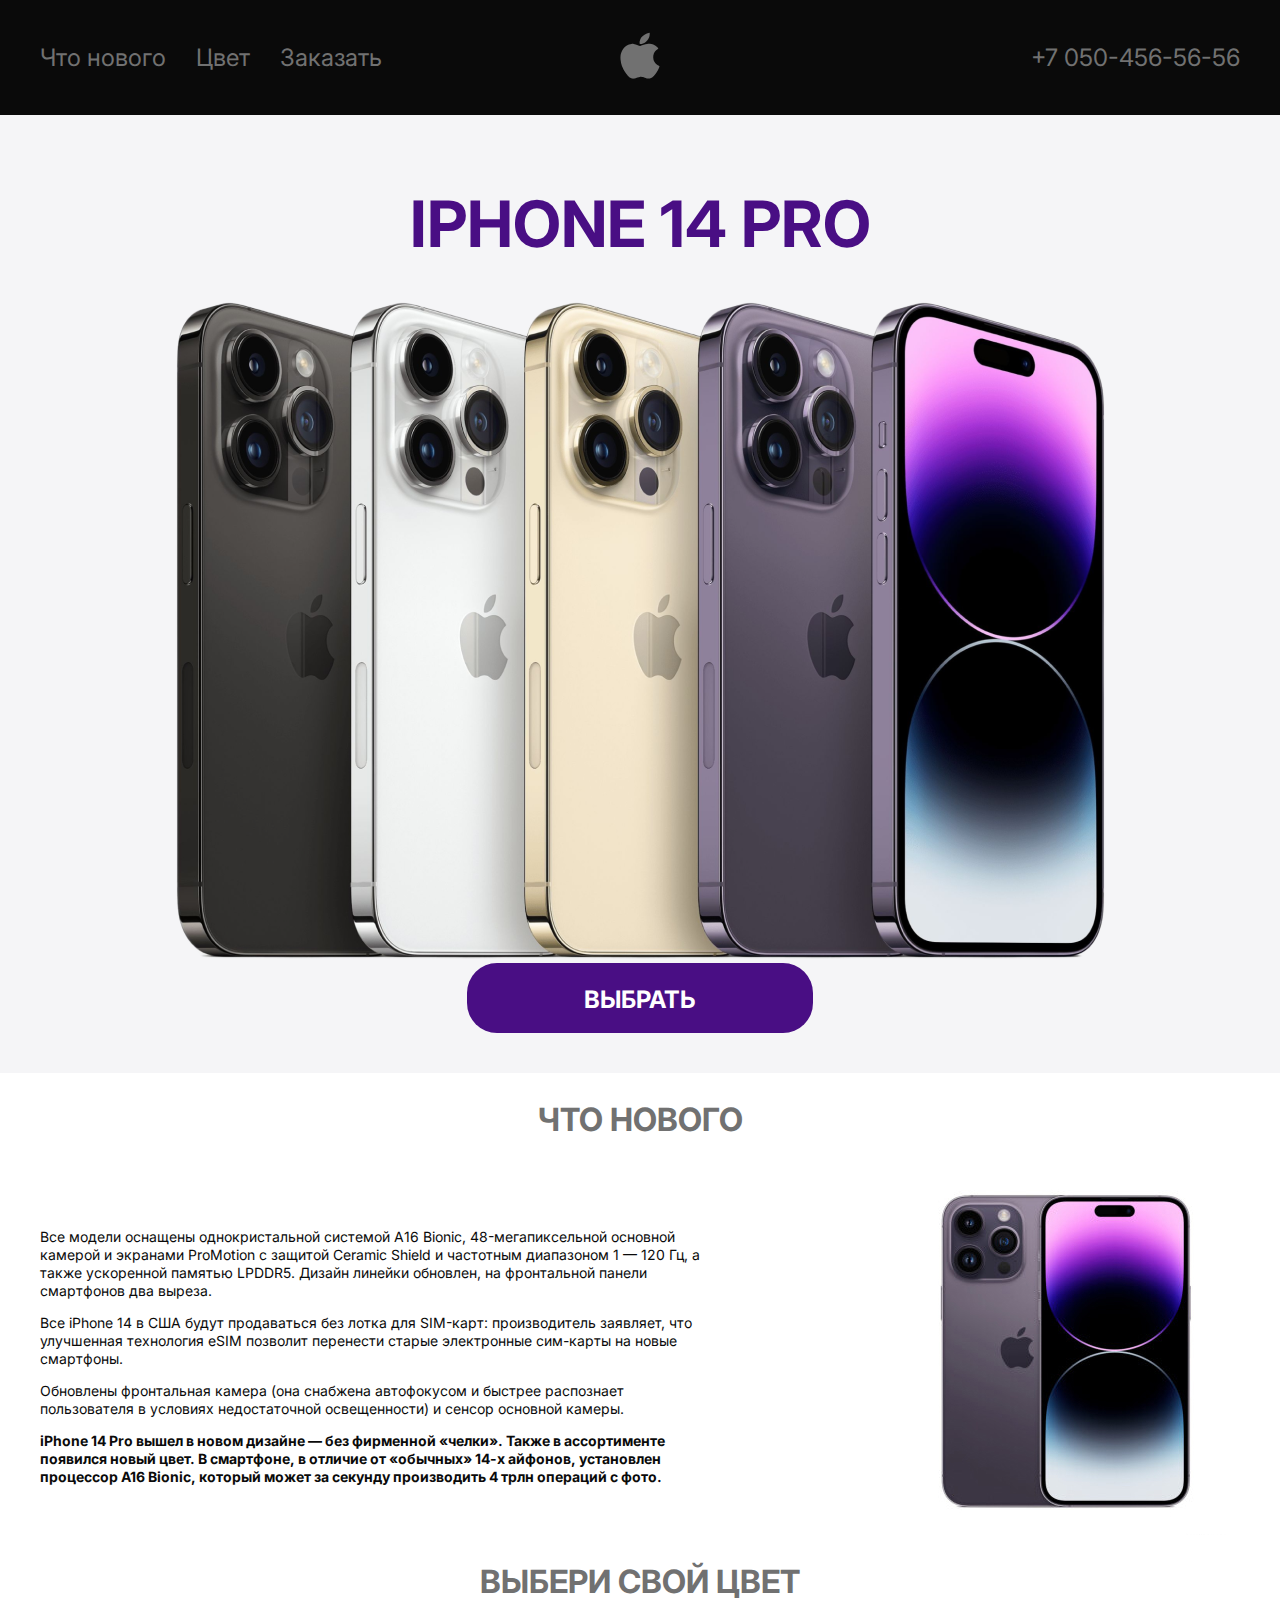
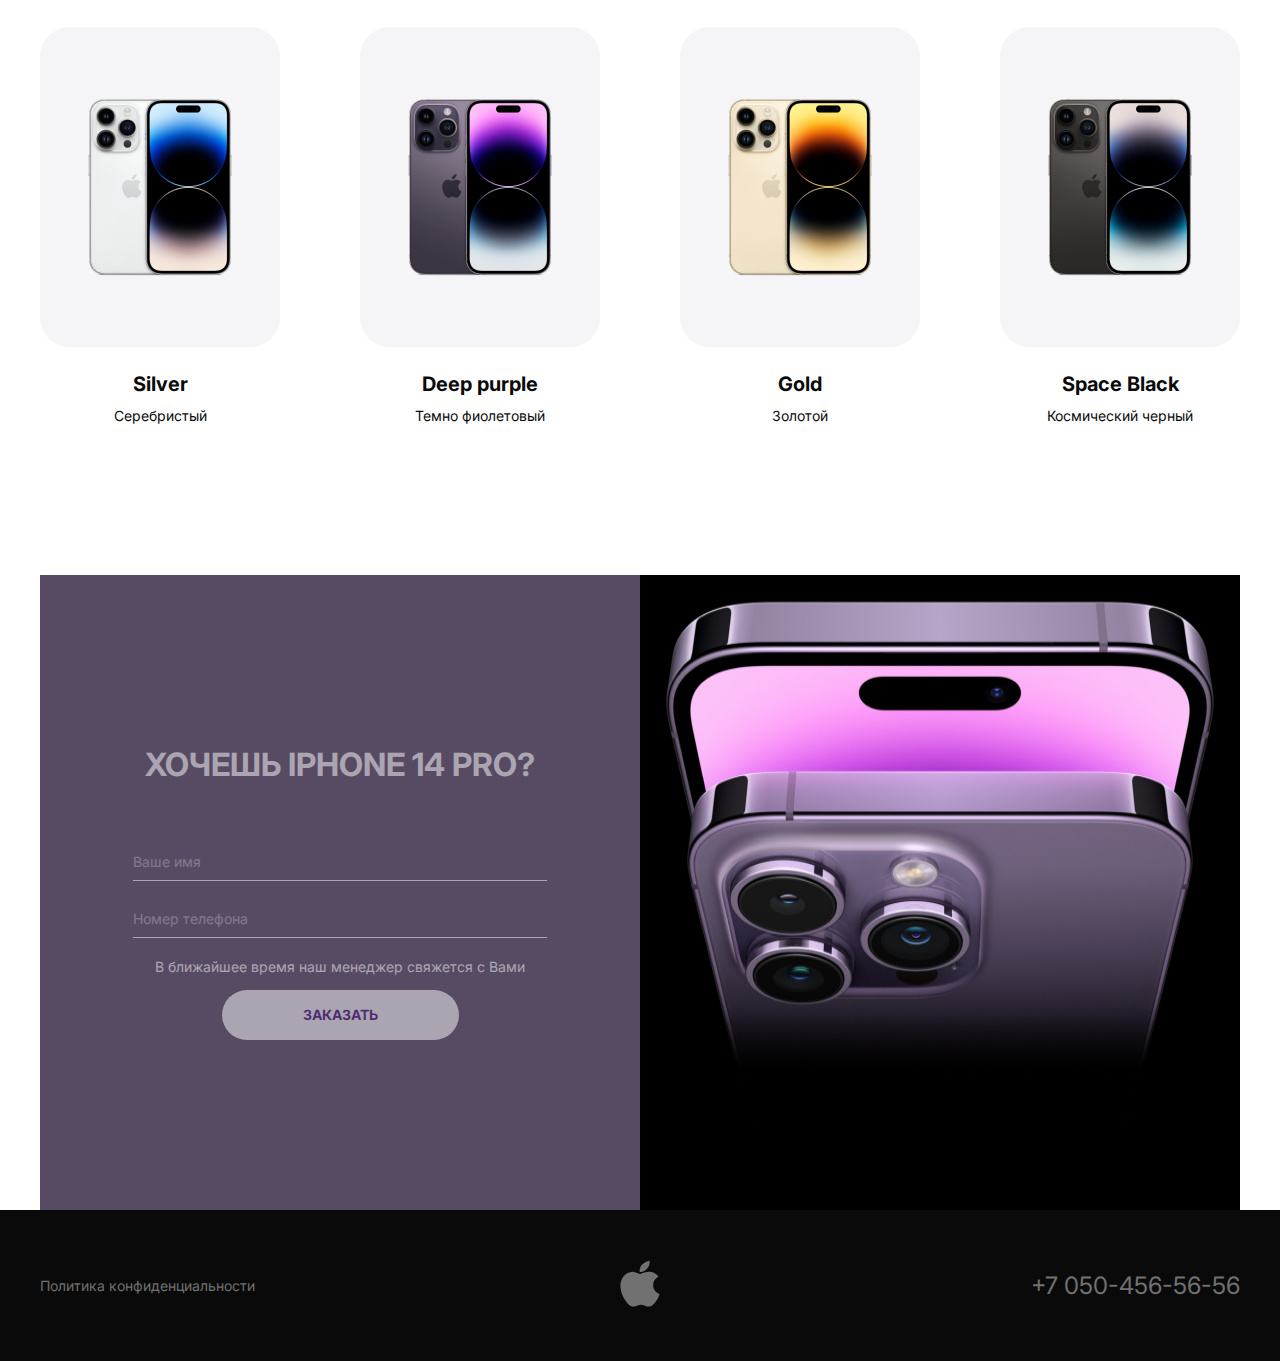
<file: iphone/index.html>
<!DOCTYPE html>
<html lang="ru">
  <head>
    <meta charset="UTF-8" />
    <meta name="viewport" content="width=device-width, initial-scale=1.0" />
    <title>Document</title>
    <link rel="preconnect" href="https://fonts.googleapis.com" />
    <link rel="preconnect" href="https://fonts.gstatic.com" crossorigin />
    <link
      href="https://fonts.googleapis.com/css2?family=Inter:wght@400;700&family=Open+Sans:wght@500&family=Tilt+Prism&display=swap"
      rel="stylesheet"
    />
    <link rel="stylesheet" href="css/normilize.css" />
    <link rel="stylesheet" href="css/style.css" />
  </head>
  <body>
     <header class="header">
      <div class="container">
        <div class="nav">
            <button class="menu_btn" type="button">
                <span class="btn_line"></span>
                <span class="btn_line"></span>
                <span class="btn_line"></span>
                <span class="btn_line"></span>
            </button>
          <ul class="menu">
            <li class="menu-item">
              <a href="" class="menu-link">Что нового</a>
            </li>
            <li class="menu-item">
              <a href="" class="menu-link">Цвет</a>
            </li>
            <li class="menu-item">
              <a href="" class="menu-link">Заказать</a>
            </li>
          </ul>
          <a class="logo">
            <img src="img/Group.svg" alt="логотип сайта" />
          </a>
          <a href="tel:70504565656" class="phone">+7 050-456-56-56</a>
        </div>
      </div>
    </header> 
    <main class="main">
        <section class="headline">
            <div class="container">
                <h1 class="title">IPHONE 14 PRO</h1>
                <img class="hedline_img" src="img/Iphone.png" alt="Айфон 14 PRO">
                <a class="headline_btn" href="#">ВЫБРАТЬ</a>
            </div>
        </section>
         <section class="new">
            <div class="container">
                <h2 class="new_title">ЧТО НОВОГО</h2>
                <div class="new_info">
                    <div class="news_text">
                        <p>Все модели оснащены однокристальной системой A16 Bionic, 48-мегапиксельной основной камерой и экранами ProMotion с защитой Ceramic Shield и частотным диапазоном 1 — 120 Гц, а также ускоренной памятью LPDDR5. Дизайн линейки обновлен, на фронтальной панели смартфонов два выреза. </p>
                        <p>Все iPhone 14 в США будут продаваться без лотка для SIM-карт: производитель заявляет, что улучшенная технология eSIM позволит перенести старые электронные сим-карты на новые смартфоны.</p>
                        <p>Обновлены фронтальная камера (она снабжена автофокусом и быстрее распознает пользователя в условиях недостаточной освещенности) и сенсор основной камеры.
                        </p>
                        <b>iPhone 14 Pro вышел в новом дизайне — без фирменной «челки». Также в ассортименте появился новый цвет. В смартфоне, в отличие от «обычных» 14-х айфонов, установлен процессор A16 Bionic, который может за секунду производить 4 трлн операций с фото.</b>
                    </div>
                    <img class="new_img" src="img/iphon14.jpg" alt="">
                </div>
            </div>
        </section>
        <section class="color">
            <div class="container">
                <h2 class="color_title">ВЫБЕРИ СВОЙ ЦВЕТ</h2>
                    <ul class="color_list">
                        <li class="color_item">
                            <img src="img/silver.jpg" alt=""></img>
                                <h3>Silver</h3>
                                <p>Серебристый</p>
                        </li>
                        <li class="color_item">
                            <img src="img/purple.jpg" alt=""></img>
                                <h3>Deep purple</h3>
                                <p>Темно фиолетовый</p>
                        </li>
                        <li class="color_item">
                            <img src="img/gold.jpg" alt=""></img>
                                <h3>Gold</h3>
                                <p>Золотой</p>
                        </li>
                        <li class="color_item">
                            <img src="img/black.jpg" alt=""></img>
                                <h3>Space Black</h3>
                                <p>Космический черный</p>
                        </li>
                    </ul>
                
            </div>
        </section>
       <section class="contact">
            <div class="container">
                <div class="contacts-inner">
                    <form class="contact_form" action="">
                        <h2 class="contacts_title">ХОЧЕШЬ IPHONE 14 PRO?</h2>
                        <input class="contact_input" type="text" placeholder="Ваше имя">
                        <input class="contact_input" type="tel" placeholder="Номер телефона">
                        <p>В ближайшее время наш менеджер свяжется с Вами</p>
                        <button type="submit">ЗАКАЗАТЬ</button>
                    </form>
                    <img class="contact_img" src="img/cont.jpg" alt="">
                </div>
            </div>
        </section>
    </main>
     <footer class="footer">
        <div class="container">
            <div class="footer_inner">
                <a class="footer_link" href="">Политика конфиденциальности</a>
                <a class="logo">
                    <img src="img/Group.svg" alt="логотип сайта" />
                  </a>
                  <a href="tel:70504565656" class="phone">+7 050-456-56-56</a>
            </div>
        </div>
    </footer>
    <script src="js/main.js"></script> 
  </body>
</html>
</file>
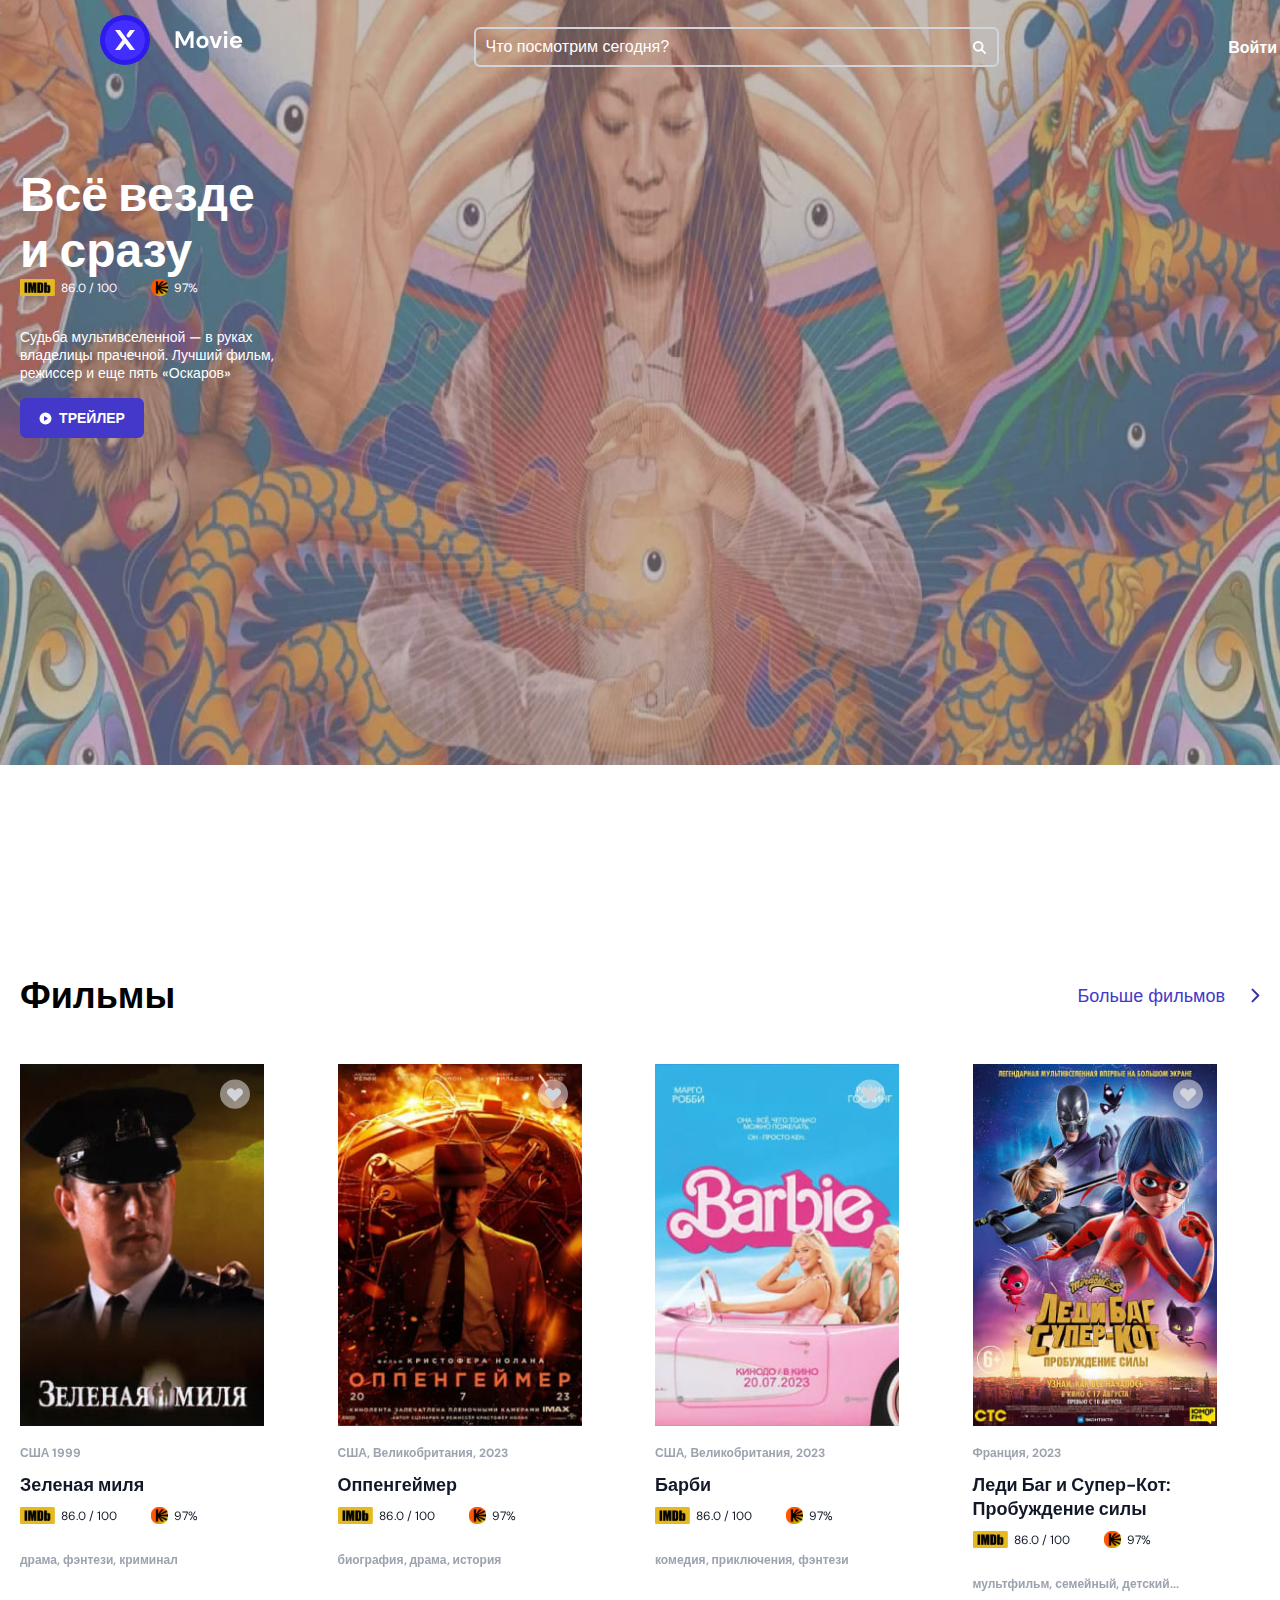
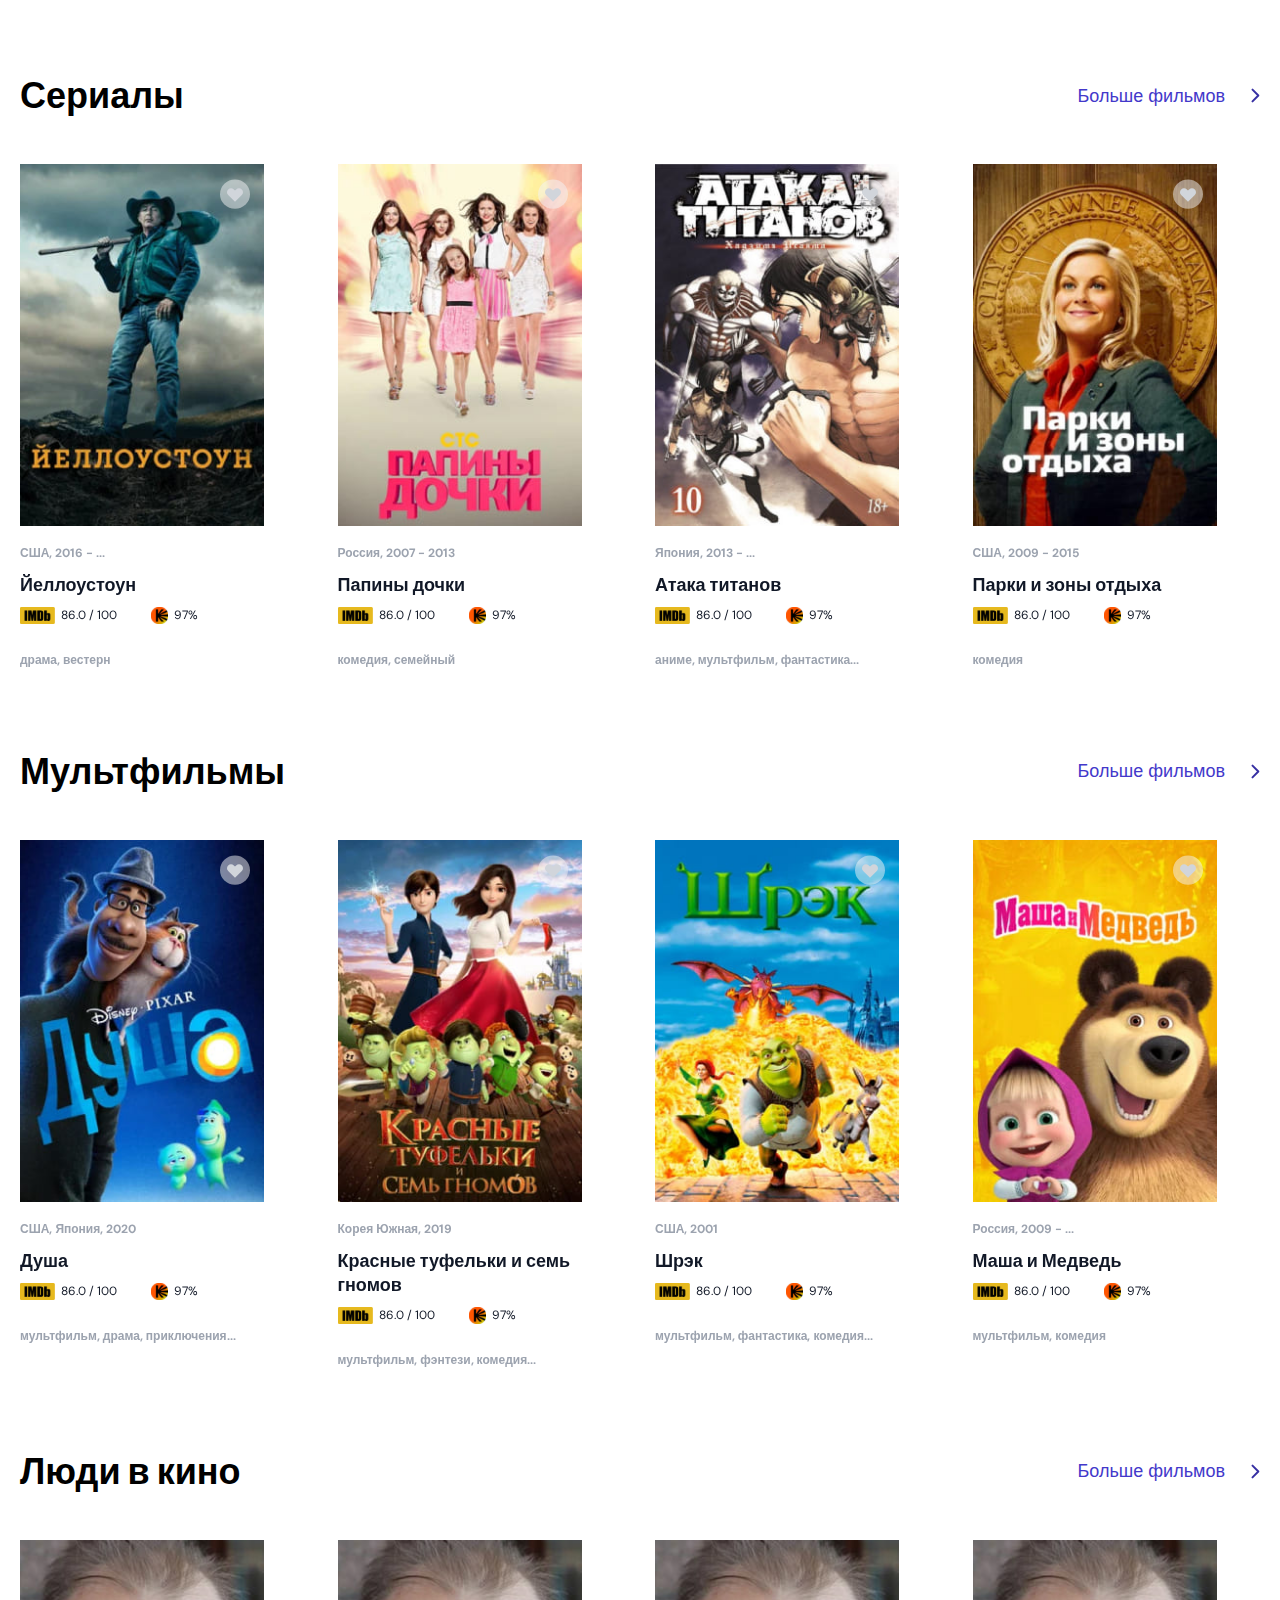
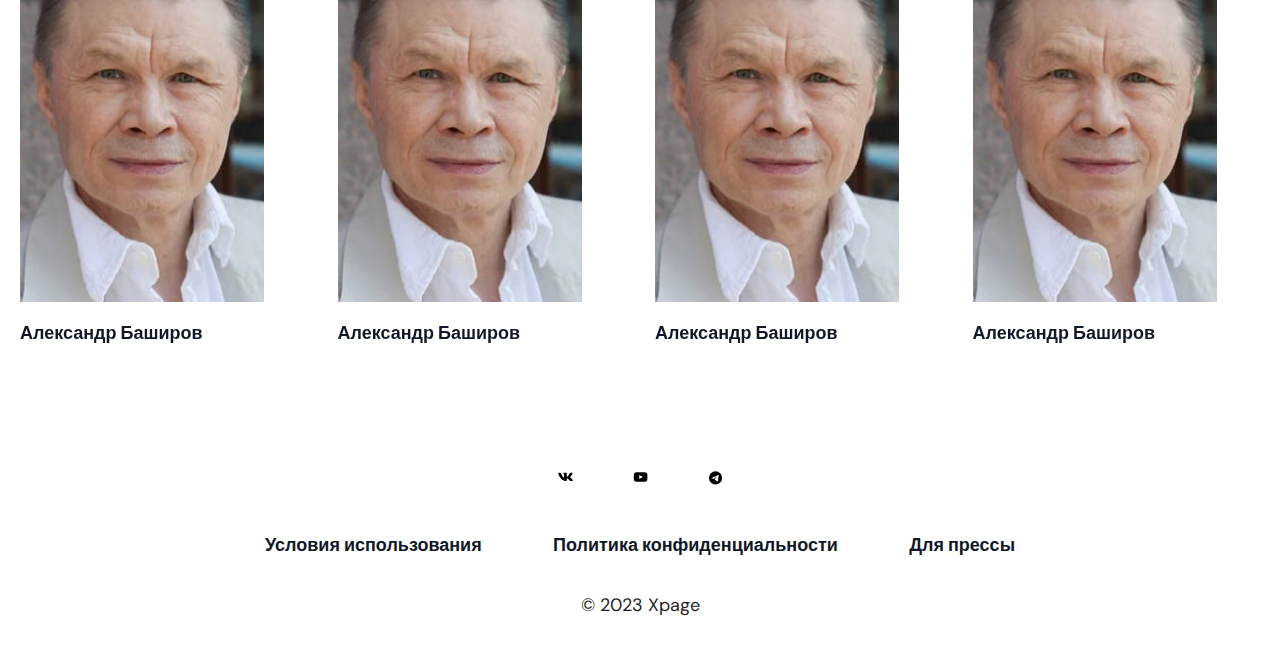
<file: kino/index.html>
<!DOCTYPE html>
<html lang="ru">
  <head>
    <meta charset="UTF-8" />
    <meta name="viewport" content="width=device-width, initial-scale=1.0" />
    <meta property="og:type" content="movie" />
    <meta property="og:title" content="Всё везде и сразу" />
    <meta property="og:url" content="levchenko.nikita.students.xpage.dev" />
    <meta property="og:author" content="Никита Левченко" />
    <title>Document</title>
    <link href="img/favicon.ico" rel="icon" type="image/x-icon" />
    <link rel="preconnect" href="https://fonts.googleapis.com" />
    <link rel="preconnect" href="https://fonts.gstatic.com" crossorigin />
    <link
      href="https://fonts.googleapis.com/css2?family=DM+Sans:opsz,wght@9..40,400;9..40,500;9..40,700&display=swap"
      rel="stylesheet"
    />
    <link rel="stylesheet" href="style/reset.css" />
    <link rel="stylesheet" href="style/swiper-bundle.min.css" />
    <link rel="stylesheet" href="style/videotube.min.css" />
    <link rel="stylesheet" href="style/style.css" />
  </head>
  <body>
    <div class="wrapper">
      <header class="header">
        <div class="container">
          <div class="header__top">
            <a class="header__link" href="#">
              <img class="header__img" src="img/logo.svg" alt="" />
            </a>
            <input
              class="header__input"
              type="text"
              placeholder="Что посмотрим сегодня?"
            />
            <nav class="menu">
              <ul class="menu__list">
                <li class="menu__item">
                  <a class="menu__link" href="#">Войти</a>
                </li>
                <li class="menu__item">
                  <a class="menu__link" href="#">
                    <img class="menu__img" src="img/menu.svg" alt="" />
                  </a>
                </li>
              </ul>
            </nav>
          </div>
        </div>
      </header>
      <section class="about">
        <div class="about__page-1">
          <img class="page-1" src="./img/bg-one.jpg" alt="">
        </div>
        <div class="container">
          <div class="header__description">
            <h1 class="header__title">
              Всё везде <br />
              и сразу
            </h1>
            <div class="critics">
              <div class="imdb">86.0 / 100</div>
              <div class="konop">97%</div>
            </div>
            <p class="header__text">
              Судьба мультивселенной — в руках <br />
              владелицы прачечной. Лучший фильм, <br />
              режиссер и еще пять «Оскаров»
            </p>
            <a
              class="video__link-spec tube"
              href="https://www.youtube.com/watch?v=ZPceu3KjtNY"
            >
              <input
                class="header__description-input"
                type="text"
                placeholder="Трейлер"
              />
            </a>
          </div>
        </div>
      </section>
      <section class="cinema">
        <div class="container">
            <div class="cinema__links">
                <h2 class="cinema__title">Фильмы</h2>
                <a class="cinema__link" href="#">Больше фильмов</a>
            </div>
            <div class="cinema__films swiper mySwiper">
                <div class="swiper-wrapper">
                  <div class="swiper-slide">
                    <a class="cinema__item" href="#">
                      <div class="cinema__photo" style="position: relative;">
                        <img class="cinema__img" src="img/im-1.jpg" alt="">
                        <img class="cinema__heart" src="img/heart.svg" alt="" style="
                        position: absolute;
                        top: 15px;
                        left: 200px;">
                      </div>
                        <p class="cinema__country">США 1999</p>
                        <p class="cinema__name">Зеленая миля</p>
                        <div class="critics-1">
                          <div class="imdb-1">86.0 / 100</div>
                          <div class="konop-1">97%</div>
                        </div>
                        <p class="cinema__about">драма, фэнтези, криминал</p>
                    </a>
                  </div>
                  <div class="swiper-slide">
                    <a class="cinema__item" href="#">
                        <div class="cinema__photo" style="position: relative;">
                          <img class="cinema__img" src="img/im-2.jpg" alt="">
                          <img class="cinema__heart" src="img/heart.svg" alt="" style="
                          position: absolute;
                          top: 15px;
                          left: 200px;">
                        </div>
                        <p class="cinema__country">США, Великобритания, 2023</p>
                        <p class="cinema__name">Оппенгеймер</p>
                        <div class="critics-1">
                          <div class="imdb-1">86.0 / 100</div>
                          <div class="konop-1">97%</div>
                        </div>
                        <p class="cinema__about">биография, драма, история</p>
                    </a>
                  </div>
                  <div class="swiper-slide">
                    <a class="cinema__item" href="#">
                      <div class="cinema__photo" style="position: relative;">
                        <img class="cinema__img" src="img/im-3.jpg" alt="">
                        <img class="cinema__heart" src="img/heart.svg" alt="" style="
                        position: absolute;
                        top: 15px;
                        left: 200px;">
                      </div>
                        <p class="cinema__country">США, Великобритания, 2023</p>
                        <p class="cinema__name">Барби</p>
                        <div class="critics-1">
                          <div class="imdb-1">86.0 / 100</div>
                          <div class="konop-1">97%</div>
                        </div>
                        <p class="cinema__about">комедия, приключения, фэнтези</p>
                    </a>
                  </div>
                  <div class="swiper-slide">
                    <a class="cinema__item" href="#">
                      <div class="cinema__photo" style="position: relative;">
                        <img class="cinema__img" src="img/im-4.jpg" alt="">
                        <img class="cinema__heart" src="img/heart.svg" alt="" style="
                        position: absolute;
                        top: 15px;
                        left: 200px;">
                      </div>
                        <p class="cinema__country">Франция, 2023</p>
                        <p class="cinema__name">Леди Баг и Супер-Кот: <br> Пробуждение силы</p>
                        <div class="critics-1">
                          <div class="imdb-1">86.0 / 100</div>
                          <div class="konop-1">97%</div>
                        </div>
                        <p class="cinema__about">мультфильм, семейный, детский...</p>
                    </a>
                  </div>
                  <div class="swiper-slide">
                    <a class="cinema__item" href="#">
                      <div class="cinema__photo" style="position: relative;">
                        <img class="cinema__img" src="img/im-1.jpg" alt="">
                        <img class="cinema__heart" src="img/heart.svg" alt="" style="
                        position: absolute;
                        top: 15px;
                        left: 200px;">
                      </div>
                        <p class="cinema__country">США, 1999</p>
                        <p class="cinema__name">Зеленая миля</p>
                        <div class="critics-1">
                          <div class="imdb-1">86.0 / 100</div>
                          <div class="konop-1">97%</div>
                        </div>
                        <p class="cinema__about">драма, фэнтези, криминал</p>
                    </a>
                  </div>
                  <div class="swiper-slide">
                    <a class="cinema__item" href="#">
                        <div class="cinema__photo" style="position: relative;">
                          <img class="cinema__img" src="img/im-2.jpg" alt="">
                          <img class="cinema__heart" src="img/heart.svg" alt="" style="
                          position: absolute;
                          top: 15px;
                          left: 200px;">
                        </div>
                        <p class="cinema__country">США, Великобритания, 2023</p>
                        <p class="cinema__name">Оппенгеймер</p>
                        <div class="critics-1">
                          <div class="imdb-1">86.0 / 100</div>
                          <div class="konop-1">97%</div>
                        </div>
                        <p class="cinema__about">биография, драма, история</p>
                    </a>
                  </div>
                  <div class="swiper-slide">
                    <a class="cinema__item" href="#">
                      <div class="cinema__photo" style="position: relative;">
                        <img class="cinema__img" src="img/im-3.jpg" alt="">
                        <img class="cinema__heart" src="img/heart.svg" alt="" style="
                        position: absolute;
                        top: 15px;
                        left: 200px;">
                      </div>
                        <p class="cinema__country">США, Великобритания, 2023</p>
                        <p class="cinema__name">Барби</p>
                        <div class="critics-1">
                          <div class="imdb-1">86.0 / 100</div>
                          <div class="konop-1">97%</div>
                        </div>
                        <p class="cinema__about">комедия, приключения, фэнтези</p>
                    </a>
                  </div>
                  <div class="swiper-slide">
                    <a class="cinema__item" href="#">
                      <div class="cinema__photo" style="position: relative;">
                        <img class="cinema__img" src="img/im-4.jpg" alt="">
                        <img class="cinema__heart" src="img/heart.svg" alt="" style="
                        position: absolute;
                        top: 15px;
                        left: 200px;">
                      </div>
                        <p class="cinema__country">Франция, 2023</p>
                        <p class="cinema__name">Леди Баг и Супер-Кот: <br> Пробуждение силы</p>
                        <div class="critics-1">
                          <div class="imdb-1">86.0 / 100</div>
                          <div class="konop-1">97%</div>
                        </div>
                        <p class="cinema__about">мультфильм, семейный, детский...</p>
                    </a>
                  </div>
                </div>
            </div>
            <div class="cinema__links">
                <h2 class="cinema__title">Сериалы</h2>
                <a class="cinema__link" href="#">Больше фильмов</a>
            </div>
            <div class="cinema__series swiper mySwiper">
                <img src="img/left.svg" alt="" class="cinema__left-img">
                <img src="img/right.svg" alt="" class="cinema__right-img">
                <div class="swiper-wrapper">
                  <a class="cinema__item cinema__item-2 swiper-slide " href="#">
                    <div class="cinema__photo" style="position: relative;">
                      <img class="cinema__img cinema__img-2" src="img/im-5.jpg" alt="">
                      <img class="cinema__heart" src="img/heart.svg" alt="" style="
                      position: absolute;
                      top: 15px;
                      left: 200px;">
                    </div>
                      <p class="cinema__country">США, 2016 - ...</p>
                      <p class="cinema__name cinema__name-2">Йеллоустоун</p>
                      <div class="critics-1">
                        <div class="imdb-1 imdb-1-2">86.0 / 100</div>
                        <div class="konop-1 konop-1-2">97%</div>
                      </div>
                      <p class="cinema__about cinema__about-2">драма, вестерн</p>
                  </a>
                  <a class="cinema__item cinema__item-2 swiper-slide" href="#">
                    <div class="cinema__photo" style="position: relative;">
                      <img class="cinema__img cinema__img-2" src="img/im-6.jpg" alt="">
                      <img class="cinema__heart" src="img/heart.svg" alt="" style="
                      position: absolute;
                      top: 15px;
                      left: 200px;">
                    </div>
                      <p class="cinema__country">Россия, 2007 - 2013</p>
                      <p class="cinema__name cinema__name-2">Папины дочки</p>
                      <div class="critics-1">
                        <div class="imdb-1 imdb-1-2">86.0 / 100</div>
                        <div class="konop-1 konop-1-2">97%</div>
                      </div>
                      <p class="cinema__about cinema__about-2">комедия, семейный</p>
                  </a>
                  <a class="cinema__item cinema__item-2 swiper-slide" href="#">
                    <div class="cinema__photo" style="position: relative;">
                      <img class="cinema__img cinema__img-2" src="img/im-7.jpg" alt="">
                      <img class="cinema__heart" src="img/heart.svg" alt="" style="
                      position: absolute;
                      top: 15px;
                      left: 200px;">
                    </div>
                      <p class="cinema__country">Япония, 2013 - ...</p>
                      <p class="cinema__name cinema__name-2">Атака титанов</p>
                      <div class="critics-1">
                        <div class="imdb-1 imdb-1-2">86.0 / 100</div>
                        <div class="konop-1 konop-1-2">97%</div>
                      </div>
                      <p class="cinema__about cinema__about-2">аниме, мультфильм, фантастика...</p>
                  </a>
                  <a class="cinema__item cinema__item-2 swiper-slide" href="#">
                    <div class="cinema__photo" style="position: relative;">
                      <img class="cinema__img cinema__img-2" src="img/im-8.jpg" alt="">
                      <img class="cinema__heart" src="img/heart.svg" alt="" style="
                      position: absolute;
                      top: 15px;
                      left: 200px;">
                    </div>
                      <p class="cinema__country">США, 2009 - 2015</p>
                      <p class="cinema__name cinema__name-2">Парки и зоны отдыха</p>
                      <div class="critics-1">
                        <div class="imdb-1 imdb-1-2">86.0 / 100</div>
                        <div class="konop-1 konop-1-2">97%</div>
                      </div>
                      <p class="cinema__about cinema__about-2">комедия</p>
                  </a>
                  <a class="cinema__item cinema__item-2 swiper-slide" href="#">
                    <div class="cinema__photo" style="position: relative;">
                      <img class="cinema__img cinema__img-2" src="img/im-5.jpg" alt="">
                      <img class="cinema__heart" src="img/heart.svg" alt="" style="
                      position: absolute;
                      top: 15px;
                      left: 200px;">
                    </div>
                      <p class="cinema__country">США, 2016 - ...</p>
                      <p class="cinema__name cinema__name-2">Йеллоустоун</p>
                      <div class="critics-1">
                        <div class="imdb-1 imdb-1-2">86.0 / 100</div>
                        <div class="konop-1 konop-1-2">97%</div>
                      </div>
                      <p class="cinema__about cinema__about-2">драма, вестерн</p>
                  </a>
                  <a class="cinema__item cinema__item-2 swiper-slide" href="#">
                    <div class="cinema__photo" style="position: relative;">
                      <img class="cinema__img cinema__img-2" src="img/im-6.jpg" alt="">
                      <img class="cinema__heart" src="img/heart.svg" alt="" style="
                      position: absolute;
                      top: 15px;
                      left: 200px;">
                    </div>
                      <p class="cinema__country">Россия, 2007 - 2013</p>
                      <p class="cinema__name cinema__name-2">Папины дочки</p>
                      <div class="critics-1">
                        <div class="imdb-1 imdb-1-2">86.0 / 100</div>
                        <div class="konop-1 konop-1-2">97%</div>
                      </div>
                      <p class="cinema__about cinema__about-2">комедия, семейный</p>
                  </a>
                  <a class="cinema__item cinema__item-2 swiper-slide" href="#">
                    <div class="cinema__photo" style="position: relative;">
                      <img class="cinema__img cinema__img-2" src="img/im-7.jpg" alt="">
                      <img class="cinema__heart" src="img/heart.svg" alt="" style="
                      position: absolute;
                      top: 15px;
                      left: 200px;">
                    </div>
                      <p class="cinema__country">Япония, 2013 - ...</p>
                      <p class="cinema__name cinema__name-2">Атака титанов</p>
                      <div class="critics-1">
                        <div class="imdb-1 imdb-1-2">86.0 / 100</div>
                        <div class="konop-1 konop-1-2">97%</div>
                      </div>
                      <p class="cinema__about cinema__about-2">аниме, мультфильм, фантастика...</p>
                  </a>
                  <a class="cinema__item cinema__item-2 swiper-slide" href="#">
                    <div class="cinema__photo" style="position: relative;">
                      <img class="cinema__img cinema__img-2" src="img/im-8.jpg" alt="">
                      <img class="cinema__heart" src="img/heart.svg" alt="" style="
                      position: absolute;
                      top: 15px;
                      left: 200px;">
                    </div>
                      <p class="cinema__country">США, 2009 - 2015</p>
                      <p class="cinema__name cinema__name-2">Парки и зоны отдыха</p>
                      <div class="critics-1">
                        <div class="imdb-1 imdb-1-2">86.0 / 100</div>
                        <div class="konop-1 konop-1-2">97%</div>
                      </div>
                      <p class="cinema__about cinema__about-2">комедия</p>
                  </a>
                </div>
            </div>
            <div class="cinema__links">
                <h2 class="cinema__title">Мультфильмы</h2>
                <a class="cinema__link" href="#">Больше фильмов</a>
            </div>
            <div class="cinema__cartoons swiper mySwiper">
                <div class="swiper-wrapper">
                  <a class="cinema__item cinema__item-3 swiper-slide" href="#">
                    <div class="cinema__photo" style="position: relative;">
                      <img class="cinema__img cinema__img-3" src="img/im-11.jpg" alt="">
                      <img class="cinema__heart" src="img/heart.svg" style="
                      position: absolute;
                      top: 15px;
                      left: 200px;">
                    </div>
                      <p class="cinema__country">США, Япония, 2020</p>
                      <p class="cinema__name cinema__name-3">Душа</p>
                      <div class="critics-1">
                        <div class="imdb-1 imdb-1-3">86.0 / 100</div>
                        <div class="konop-1 konop-1-3">97%</div>
                      </div>
                      <p class="cinema__about cinema__about-3">мультфильм, драма, приключения...</p>
                  </a>
                  <a class="cinema__item cinema__item-3 swiper-slide" href="#">
                    <div class="cinema__photo" style="position: relative;">
                      <img class="cinema__img cinema__img-3" src="img/im-12.jpg" alt="">
                      <img class="cinema__heart" src="img/heart.svg" alt="" style="
                      position: absolute;
                      top: 15px;
                      left: 200px;">
                    </div>
                      <p class="cinema__country">Корея Южная, 2019</p>
                      <p class="cinema__name cinema__name-3">Красные туфельки и семь гномов</p>
                      <div class="critics-1">
                        <div class="imdb-1 imdb-1-3">86.0 / 100</div>
                        <div class="konop-1 konop-1-3">97%</div>
                      </div>
                      <p class="cinema__about cinema__about-3">мультфильм, фэнтези, комедия...</p>
                  </a>
                  <a class="cinema__item cinema__item-3 swiper-slide" href="#">
                    <div class="cinema__photo" style="position: relative;">
                      <img class="cinema__img cinema__img-3" src="img/im-9.jpg" alt="">
                      <img class="cinema__heart" src="img/heart.svg" alt="" style="
                      position: absolute;
                      top: 15px;
                      left: 200px;">
                    </div>
                      <p class="cinema__country">США, 2001</p>
                      <p class="cinema__name cinema__name-3">Шрэк</p>
                      <div class="critics-1">
                        <div class="imdb-1 imdb-1-3">86.0 / 100</div>
                        <div class="konop-1 konop-1-3">97%</div>
                      </div>
                      <p class="cinema__about cinema__about-3">мультфильм, фантастика, комедия...</p>
                  </a>
                  <a class="cinema__item cinema__item-3 swiper-slide" href="#">
                    <div class="cinema__photo" style="position: relative;">
                      <img class="cinema__img cinema__img-3" src="img/im-10.jpg" alt="">
                      <img class="cinema__heart" src="img/heart.svg" alt="" style="
                      position: absolute;
                      top: 15px;
                      left: 200px;">
                    </div>
                      <p class="cinema__country">Россия, 2009 - ...</p>
                      <p class="cinema__name cinema__name-3">Маша и Медведь</p>
                      <div class="critics-1">
                        <div class="imdb-1 imdb-1-3">86.0 / 100</div>
                        <div class="konop-1 konop-1-3">97%</div>
                      </div>
                      <p class="cinema__about cinema__about-3">мультфильм, комедия</p>
                  </a>
                  <a class="cinema__item cinema__item-3 swiper-slide" href="#">
                    <div class="cinema__photo" style="position: relative;">
                      <img class="cinema__img cinema__img-3" src="img/im-11.jpg" alt="">
                      <img class="cinema__heart" src="img/heart.svg" style="
                      position: absolute;
                      top: 15px;
                      left: 200px;">
                    </div>
                      <p class="cinema__country">США, Япония, 2020</p>
                      <p class="cinema__name cinema__name-3">Душа</p>
                      <div class="critics-1">
                        <div class="imdb-1 imdb-1-3">86.0 / 100</div>
                        <div class="konop-1 konop-1-3">97%</div>
                      </div>
                      <p class="cinema__about cinema__about-3">мультфильм, драма, приключения...</p>
                  </a>
                  <a class="cinema__item cinema__item-3 swiper-slide" href="#">
                    <div class="cinema__photo" style="position: relative;">
                      <img class="cinema__img cinema__img-3" src="img/im-12.jpg" alt="">
                      <img class="cinema__heart" src="img/heart.svg" alt="" style="
                      position: absolute;
                      top: 15px;
                      left: 200px;">
                    </div>
                      <p class="cinema__country">Корея Южная, 2019</p>
                      <p class="cinema__name cinema__name-3">Красные туфельки и семь гномов</p>
                      <div class="critics-1">
                        <div class="imdb-1 imdb-1-3">86.0 / 100</div>
                        <div class="konop-1 konop-1-3">97%</div>
                      </div>
                      <p class="cinema__about cinema__about-3">мультфильм, фэнтези, комедия...</p>
                  </a>
                  <a class="cinema__item cinema__item-3 swiper-slide" href="#">
                    <div class="cinema__photo" style="position: relative;">
                      <img class="cinema__img cinema__img-3" src="img/im-12.jpg" alt="">
                      <img class="cinema__heart" src="img/heart.svg" alt="" style="
                      position: absolute;
                      top: 15px;
                      left: 200px;">
                    </div>
                      <p class="cinema__country">Корея Южная, 2019</p>
                      <p class="cinema__name cinema__name-3">Красные туфельки и семь гномов</p>
                      <div class="critics-1">
                        <div class="imdb-1 imdb-1-3">86.0 / 100</div>
                        <div class="konop-1 konop-1-3">97%</div>
                      </div>
                      <p class="cinema__about cinema__about-3">мультфильм, фэнтези, комедия...</p>
                  </a>
                  <a class="cinema__item cinema__item-3 swiper-slide" href="#">
                    <div class="cinema__photo" style="position: relative;">
                      <img class="cinema__img cinema__img-3" src="img/im-12.jpg" alt="">
                      <img class="cinema__heart" src="img/heart.svg" alt="" style="
                      position: absolute;
                      top: 15px;
                      left: 200px;">
                    </div>
                      <p class="cinema__country">Корея Южная, 2019</p>
                      <p class="cinema__name cinema__name-3">Красные туфельки и семь гномов</p>
                      <div class="critics-1">
                        <div class="imdb-1 imdb-1-3">86.0 / 100</div>
                        <div class="konop-1 konop-1-3">97%</div>
                      </div>
                      <p class="cinema__about cinema__about-3">мультфильм, фэнтези, комедия...</p>
                  </a>
                </div>
            </div>
            <div class="cinema__links">
                <h2 class="cinema__title">Люди в кино</h2>
                <a class="cinema__link" href="#">Больше фильмов</a>
            </div>
            <div class="cinema__people swiper mySwiper">
              <div class="swiper-wrapper">
                <a class="cinema__item cinema__item-4 swiper-slide" href="#">
                    <img class="cinema__img cinema__img-4" src="img/im-13.jpg" alt="">
                    <p class="cinema__name cinema__name-4">Александр Баширов</p>
                </a>
                <a class="cinema__item cinema__item-4 swiper-slide" href="#">
                    <img class="cinema__img cinema__img-4" src="img/im-13.jpg" alt="">
                    <p class="cinema__name cinema__name-4">Александр Баширов</p>
                </a>
                <a class="cinema__item cinema__item-4 swiper-slide" href="#">
                  <img class="cinema__img cinema__img-4" src="img/im-13.jpg" alt="">
                  <p class="cinema__name cinema__name-4">Александр Баширов</p>
                </a>
                <a class="cinema__item cinema__item-4 swiper-slide" href="#">
                  <img class="cinema__img cinema__img-4" src="img/im-13.jpg" alt="">
                  <p class="cinema__name cinema__name-4">Александр Баширов</p>
                </a>
                <a class="cinema__item cinema__item-4 swiper-slide" href="#">
                  <img class="cinema__img cinema__img-4" src="img/im-13.jpg" alt="">
                  <p class="cinema__name cinema__name-4">Александр Баширов</p>
                </a>
                <a class="cinema__item cinema__item-4 swiper-slide" href="#">
                  <img class="cinema__img cinema__img-4" src="img/im-13.jpg" alt="">
                  <p class="cinema__name cinema__name-4">Александр Баширов</p>
                </a>
                <a class="cinema__item cinema__item-4 swiper-slide" href="#">
                  <img class="cinema__img cinema__img-4" src="img/im-13.jpg" alt="">
                  <p class="cinema__name cinema__name-4">Александр Баширов</p>
                </a>
              </div>
            </div>
        </div>
      </section>
      <footer class="footer">
        <div class="footer__social">
          <a class="footer__link" href="#">
            <img class="footer__img" src="img/vk.svg" alt="" />
          </a>
          <a class="footer__link" href="#">
            <img class="footer__img" src="img/yt.svg" alt="" />
          </a>
          <a class="footer__link" href="#">
            <img class="footer__img" src="img/tg.svg" alt="" />
          </a>
        </div>
        <div class="footer__links">
          <a class="footer__item" href="#">Условия использования</a>
          <a class="footer__item" href="#">Политика конфиденциальности</a>
          <a class="footer__item" href="#">Для прессы</a>
        </div>
        <div class="footer__end">
          <a class="footer__home-link" href="https://www.xpage.ru/"
            >© 2023 Xpage</a
          >
        </div>
      </footer>
    </div>
    <script src="js/swiper-bundle.min.js"></script>
    <script src="js/videotube.min.js"></script>
    <script src="js/main.js" defer></script>
  </body>
</html>
</file>
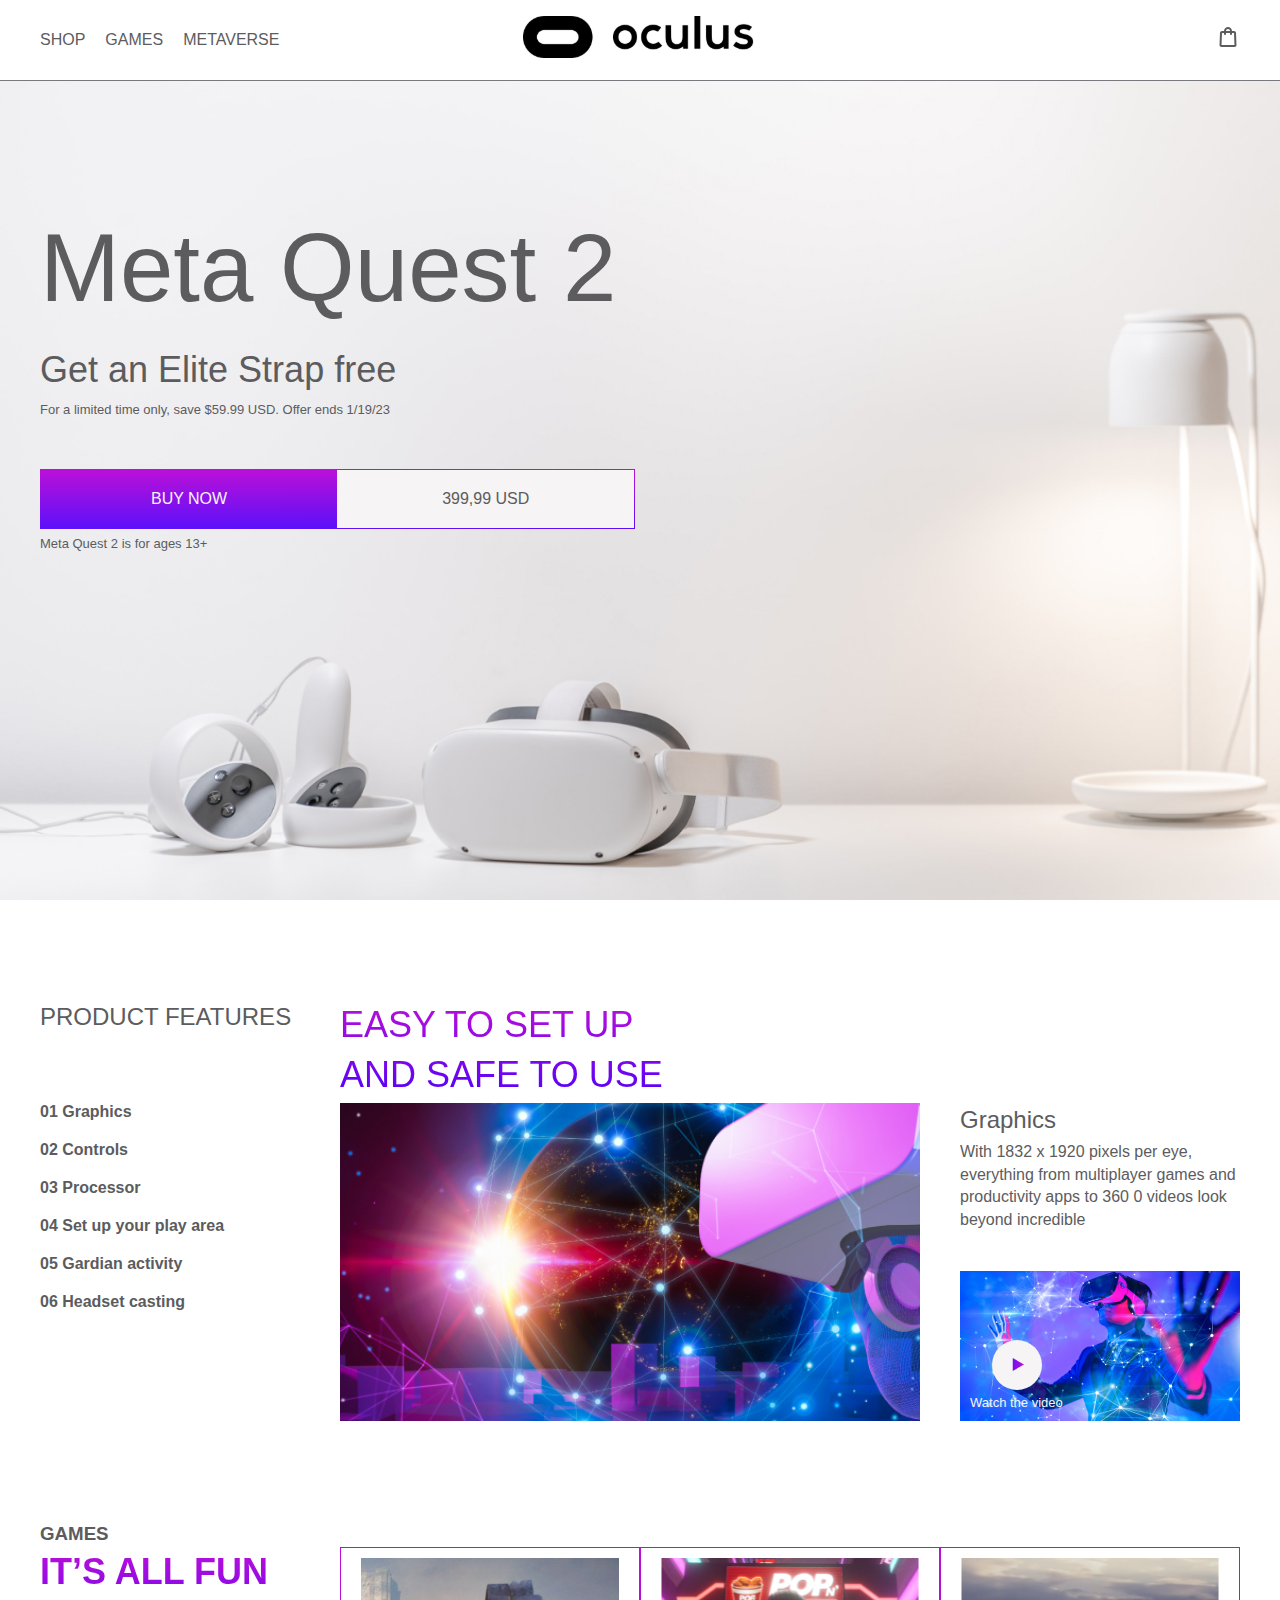
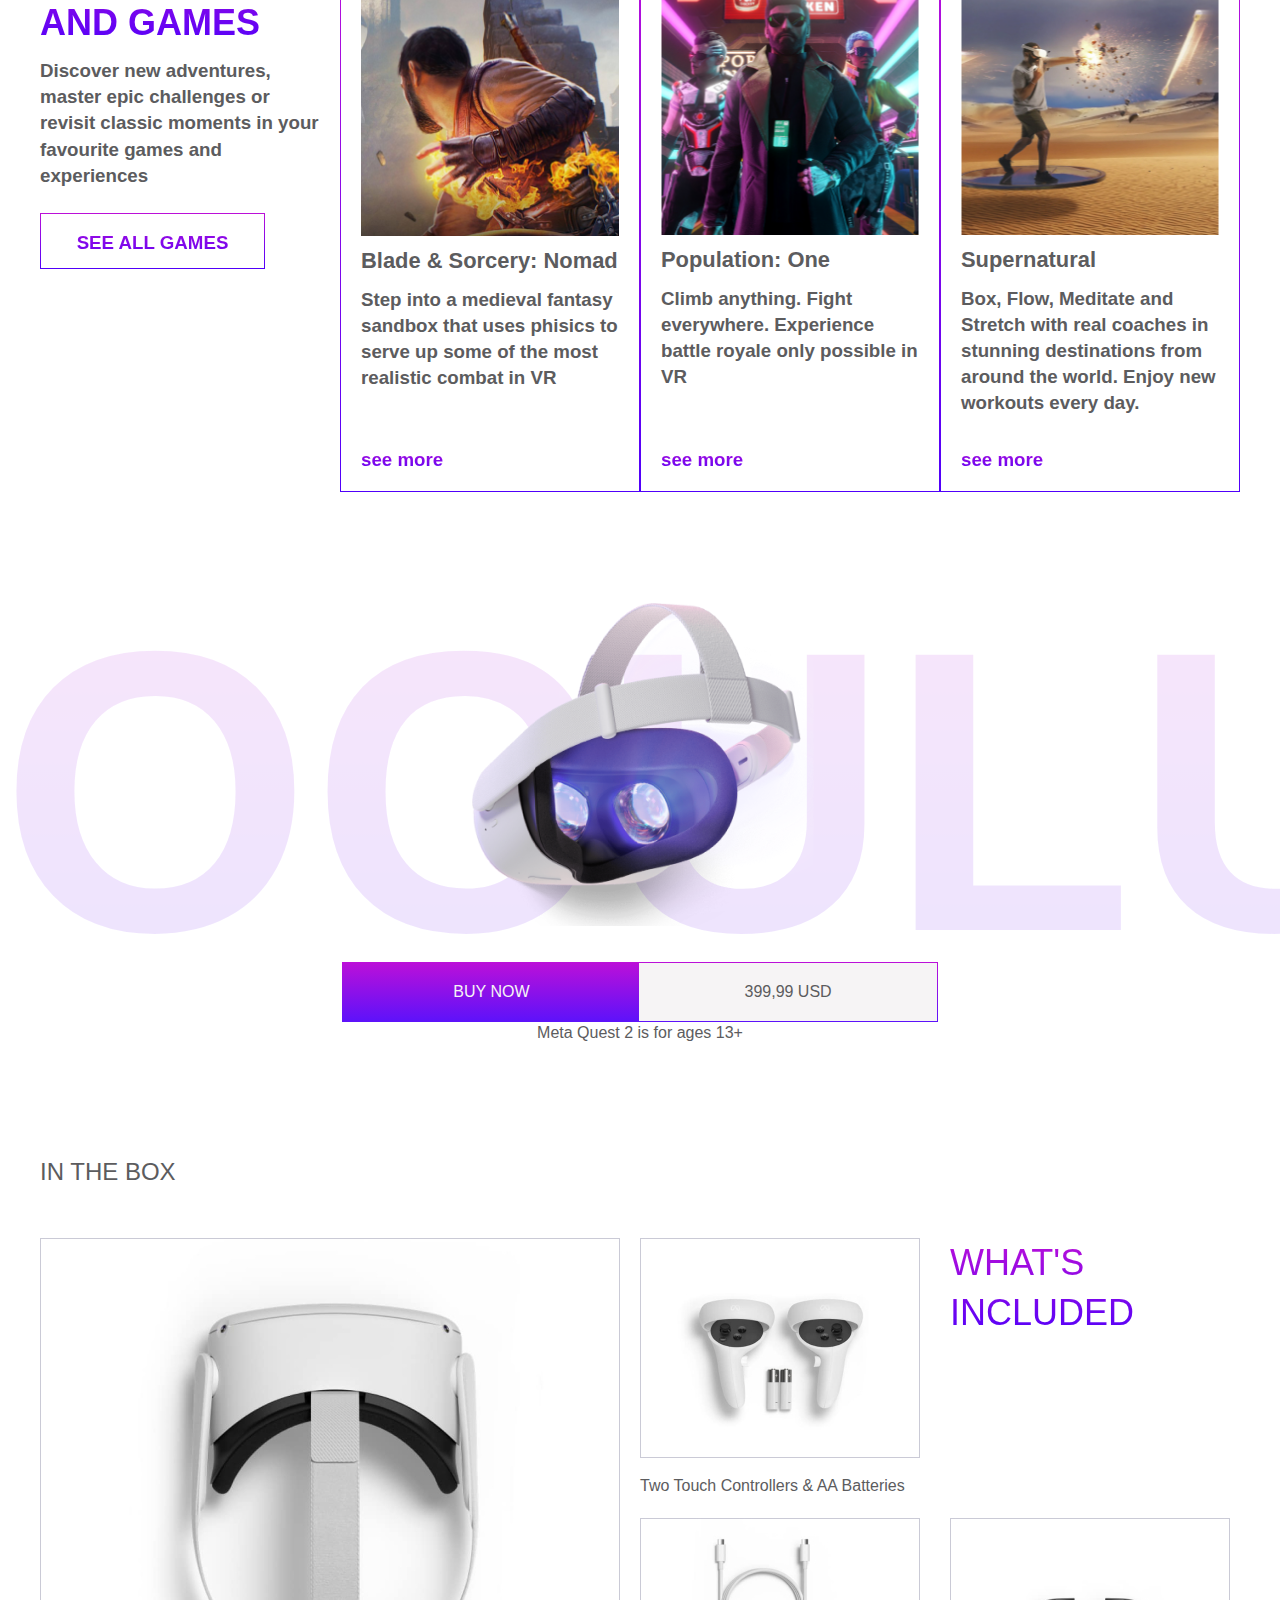
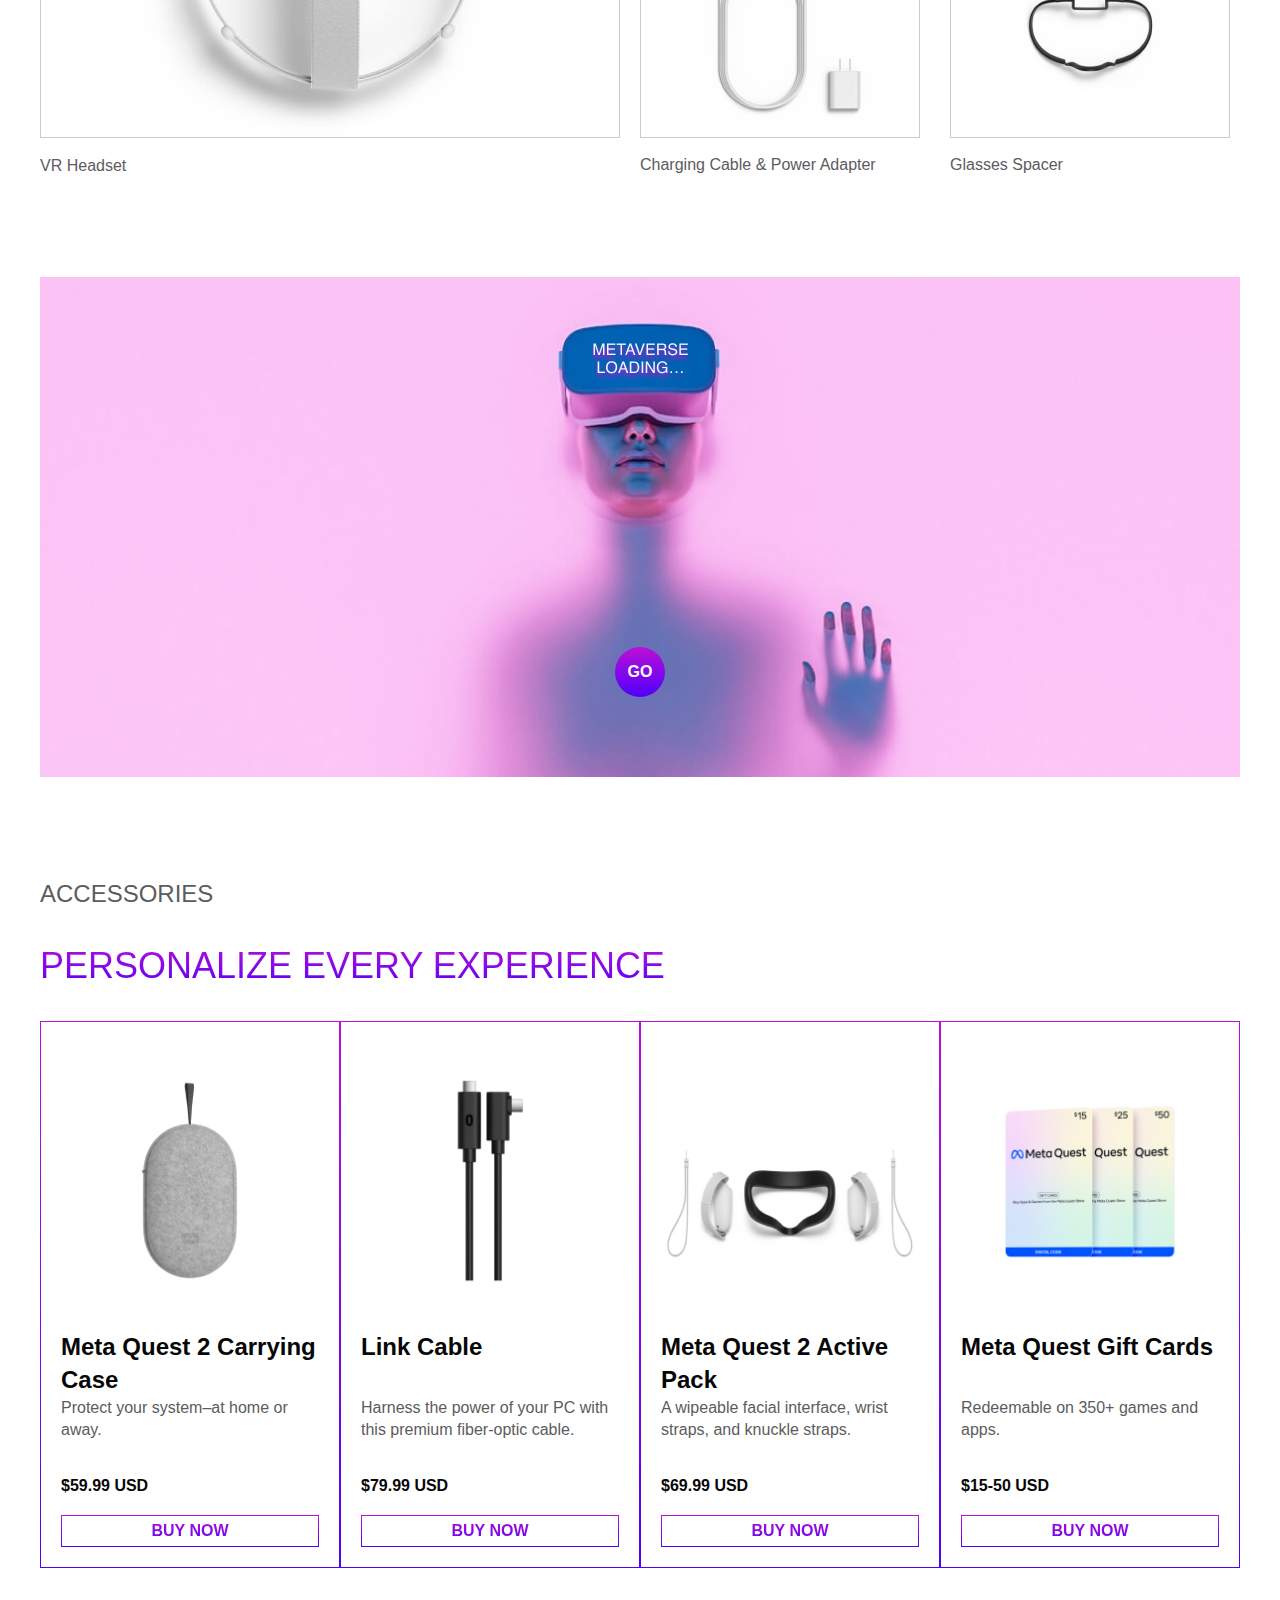
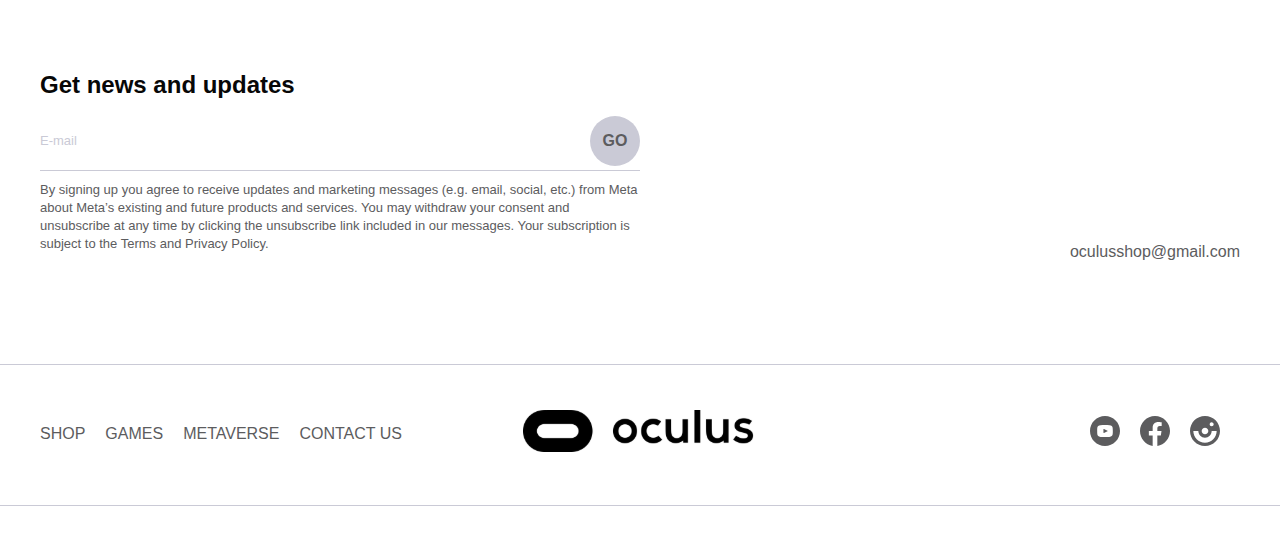
<file: oculus/index.html>
<!DOCTYPE html>
<html lang="en">

<head>
  <meta charset="UTF-8" />
  <meta name="viewport" content="width=device-width, initial-scale=1.0" />
  <link rel="stylesheet" href="style.css/style.css" />
  <title>Document</title>
</head>

<body>
   <header class="header">
    <div class="container">
      <nav class="nav">
        <ul class="menu">
          <li class="menu_list">
            <a href="#" class="menu_li">SHOP</a>
          </li>
          <li class="menu_list"><a href="#" class="menu_li"></a>GAMES</li>
          <li class="menu_list"><a href="#" class="menu_li"></a>METAVERSE</li>
        </ul>
        <a href="#" class="logo">
          <img src="img/logo.svg" alt="" />
        </a>
        <a href="#" class="basket basket-on">
          <img src="img/bag.svg" alt="" />
          <!-- <span>1</span> -->
        </a>
      </nav>
    </div>
  </header>
  <main class="main">
     <section class="top">
      <div class="container">
        <h1 class="title">Meta Quest 2</h1>
        <p class="subtitle">Get an Elite Strap free</p>
        <p class="top_text">
          For a limited time only, save $59.99 USD. Offer ends 1/19/23
        </p>
        <button class="buy-btn">
          <span class="buy-btn_text">BUY NOW</span>
          <span class="buy-btn_price">399,99 USD</span>
        </button>
        <p class="buy-text">Meta Quest 2 is for ages 13+</p>
      </div>
    </section>
    <section class="features">
      <div class="container">
        <div class="features_titles">
          <h2 class="features_title section-title">PRODUCT FEATURES</h2>
          <p class="features_text">Easy to set up and safe to use</p>
        </div>
        <div class="tabs">
          <div class="tabs_btn">
            <button class="tabs_btn_item tabs_btn_item--active" data-button="cont-1">
              01 Graphics
            </button>
            <button class="tabs_btn_item" data-button="cont-2">
              02 Controls
            </button>
            <button class="tabs_btn_item" data-button="cont-3">
              03 Processor
            </button>
            <button class="tabs_btn_item" data-button="cont-4">
              04 Set up your play area
            </button>
            <button class="tabs_btn_item" data-button="cont-5">
              05 Gardian activity
            </button>
            <button class="tabs_btn_item" data-button="cont-6">
              06 Headset casting
            </button>
          </div>
          <div class="tabs_cont">
            <div class="tabs_cont_item" id="cont-1">
              <img class="tabs_cont_img" src="img/contant.jpg" alt="" />
              <div class="tabs_cont_box">
                <h3>Graphics</h3>
                <p>
                  With 1832 x 1920 pixels per eye, everything from multiplayer
                  games and productivity apps to 360 0 videos look beyond
                  incredible
                </p>
              </div>
              <div class="video">
                <button class="video_btn">
                  <img src="img/play.svg" alt="" />
                </button>
                <span>Watch the video</span>
              </div>
            </div>
          </div>
    </section>
    <section class="game">
      <div class="container">
        <h3 class="section_title game_title">GAMES</h>
          <div class="game_inner">
            <div class="game_descr">
              <p class="game_descr_title">It’s all fun and games</p>
              <p class="game_descr_text">Discover new adventures, master epic challenges or revisit classic moments in
                your favourite games and experiences</p>
              <a class="game_link" href="#">SEE ALL GAMES</a>
            </div>
            <div class="game_item">
              <img class="game_item_img" src="./img/game_1.jpg" alt="">
              <h3 class="gema_item_title">Blade & Sorcery: Nomad</h3>
              <p class="game_itme_text">Step into a medieval fantasy sandbox that uses phisics to serve up some of the
                most realistic combat in VR</p>
              <a href="#" class="game_item_link">see more</a>
            </div>
            <div class="game_item">
              <img class="game_item_img" src="./img/game_2.jpg" alt="">
              <h3 class="gema_item_title">Population: One</h3>
              <p class="game_itme_text">Climb anything. Fight everywhere. Experience battle royale only possible in VR
              </p>
              <a href="#" class="game_item_link">see more</a>
            </div>
            <div class="game_item">
              <img class="game_item_img" src="./img/game_3.jpg" alt="">
              <h3 class="gema_item_title">Supernatural</h3>
              <p class="game_itme_text">Box, Flow, Meditate and Stretch with real coaches in stunning destinations from
                around the world. Enjoy new workouts every day.</p>
              <a href="#" class="game_item_link">see more</a>
            </div>
          </div>
      </div>
    </section>
    <div class="buy">
      <p class="buy_bg">OCULUS</p>
      <img src="./img/oculus.png" alt="" class="buy_img">
      <button class="buy-btn">
        <span class="buy-btn_text">BUY NOW</span>
        <span class="buy-btn_price">399,99 USD</span>
      </button>
      <p class="buy_text">Meta Quest 2 is for ages 13+</p>
    </div>
    <section class="equip">
      <div class="container">
        <h2 class="equip_title section-title">IN THE BOX</h2>
        <div class="equip_box">
          <div class="equip_box_item equip_box_item-one">
            <img class="equip_box_img" src="img/eq1.jpg" alt="">
            <p class="equip_box_text">VR Headset</p>
          </div>
          <div class="equip_box_item">
            <img class="equip_box_img" src="img/eq2.jpg" alt="">
            <p class="equip_box_text">Two Touch Controllers & AA Batteries</p>
          </div>
          <div class="equip_box_item">
            <p class="equip_box_title">What's included</p>
          </div>
          <div class="equip_box_item">
            <img class="equip_box_img" src="img/eq3.jpg" alt="">
            <p class="equip_box_text">Charging Cable & Power Adapter</p>
          </div>
          <div class="equip_box_item">
            <img class="equip_box_img" src="img/eq4.jpg" alt="">
            <p class="equip_box_text">Glasses Spacer</p>
          </div>
        </div>
      </div>
    </section>
    <div class="promo">
      <div class="container">
        <div class="promo_inner">
          <button class="promo_btn">GO</button>
        </div>
      </div>
    </div>
    <section class="accessories">
      <div class="container">
        <h2 class="accessories_title section-title">ACCESSORIES</h2>
        <p class="accessories_text">Personalize every experience</p>
        <div class="accessories_items">
          <div class="accessories_item">
            <img class="accessories_itme-img" src="img/acc1.jpg" alt="">
            <h3 class="accessories_item-title">Meta Quest 2 Carrying Case</h3>
            <p class="accessories_item-text">Protect your system–at home or away.</p>
            <p class="accessories_item-price">$59.99 USD</p>
            <button class="accessories_item-btn">
              BUY NOW
            </button>
          </div>
          <div class="accessories_item">
            <img class="accessories_itme-img" src="img/acc2.jpg" alt="">
            <h3 class="accessories_item-title">Link Cable</h3>
            <p class="accessories_item-text">Harness the power of your PC with this premium fiber-optic cable.</p>
            <p class="accessories_item-price">$79.99 USD</p>
            <button class="accessories_item-btn">
              BUY NOW
            </button>
          </div>
          <div class="accessories_item">
            <img class="accessories_itme-img" src="img/acc3.jpg" alt="">
            <h3 class="accessories_item-title">Meta Quest 2 Active Pack</h3>
            <p class="accessories_item-text">A wipeable facial interface, wrist straps, and knuckle straps.</p>
            <p class="accessories_item-price">$69.99 USD</p>
            <button class="accessories_item-btn">
              BUY NOW
            </button>
          </div>
          <div class="accessories_item">
            <img class="accessories_itme-img" src="img/acc4.jpg" alt="">
            <h3 class="accessories_item-title">Meta Quest Gift Cards</h3>
            <p class="accessories_item-text">Redeemable on 350+ games and apps.</p>
            <p class="accessories_item-price">$15-50 USD</p>
            <button class="accessories_item-btn">
              BUY NOW
            </button>
          </div>
        </div>
      </div>
    </section>
    <section class="contacts">
      <div class="container">
        <h2 class="contacts_title">Get news and updates</h2>
        <div class="contacts_inner">
          <div class="contacts_form">
            <form class="contacts_form">
              <input class="form_input" type="text" placeholder="E-mail">
              <button class="form__btn" type="submit">GO</button>
            </form>
            <p class="contacts_text">By signing up you agree to receive updates and marketing messages (e.g. email, social, etc.) from Meta about Meta’s existing and future products and services.
              You may withdraw your consent and unsubscribe at any time by clicking the unsubscribe link included in our messages.
              Your subscription is subject to the Terms and Privacy Policy.</p>
          </div>
          <a class="contacts_email" href="mailto:oculusshop@gmail.com">oculusshop@gmail.com</a>
        </div>
      </div>
    </section> 
  </main>
  <footer class="footer">
    <div class="container">
      <nav class="nav">
        <ul class="menu">
          <li class="menu_list">
            <a href="#" class="menu_li">SHOP</a>
          </li>
          <li class="menu_list"><a href="#" class="menu_li">
            </a>GAMES
          </li>
          <li class="menu_list">
            <a href="#" class="menu_li"></a>METAVERSE
          </li>
          <li class="menu_list">
            <a href="#" class="menu_li"></a>CONTACT US
          </li>
        </ul>
        <a href="#" class="logo">
          <img src="img/logo.svg" alt="" />
        </a>
        <ul href="#" class="social">
          <li class="social_item">
            <a class="social_link" href="">
              <img src="./img/yt.svg" alt="">
            </a>
          </li>
          <li class="social_item">
            <a class="social_link" href="">
              <img src="./img/face.svg" alt="">
            </a>
          </li>
          <li class="social_item">
            <a class="social_link" href="">
              <img src="./img/inst.svg" alt="">
            </a>
          </li>
        <ul>
      </nav>
    </div>
  </footer> 
</body>

</html>
</file>
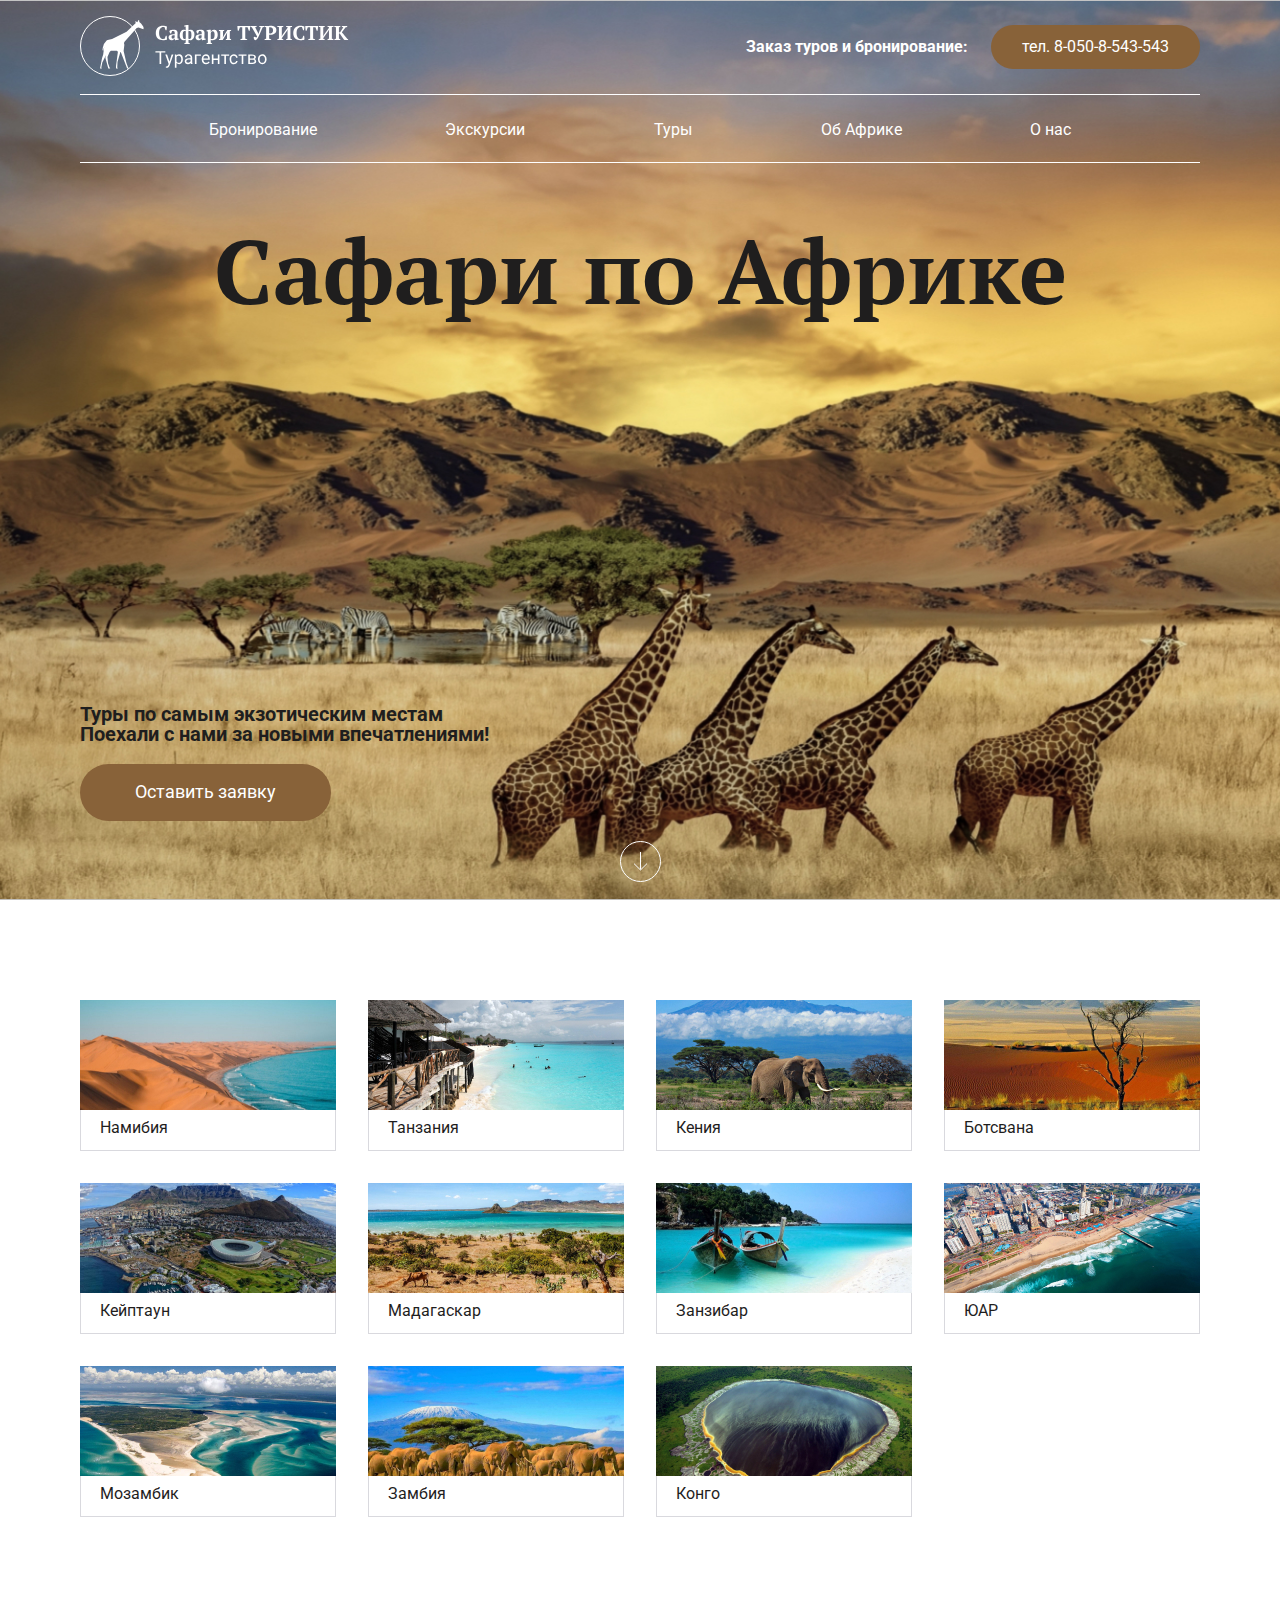
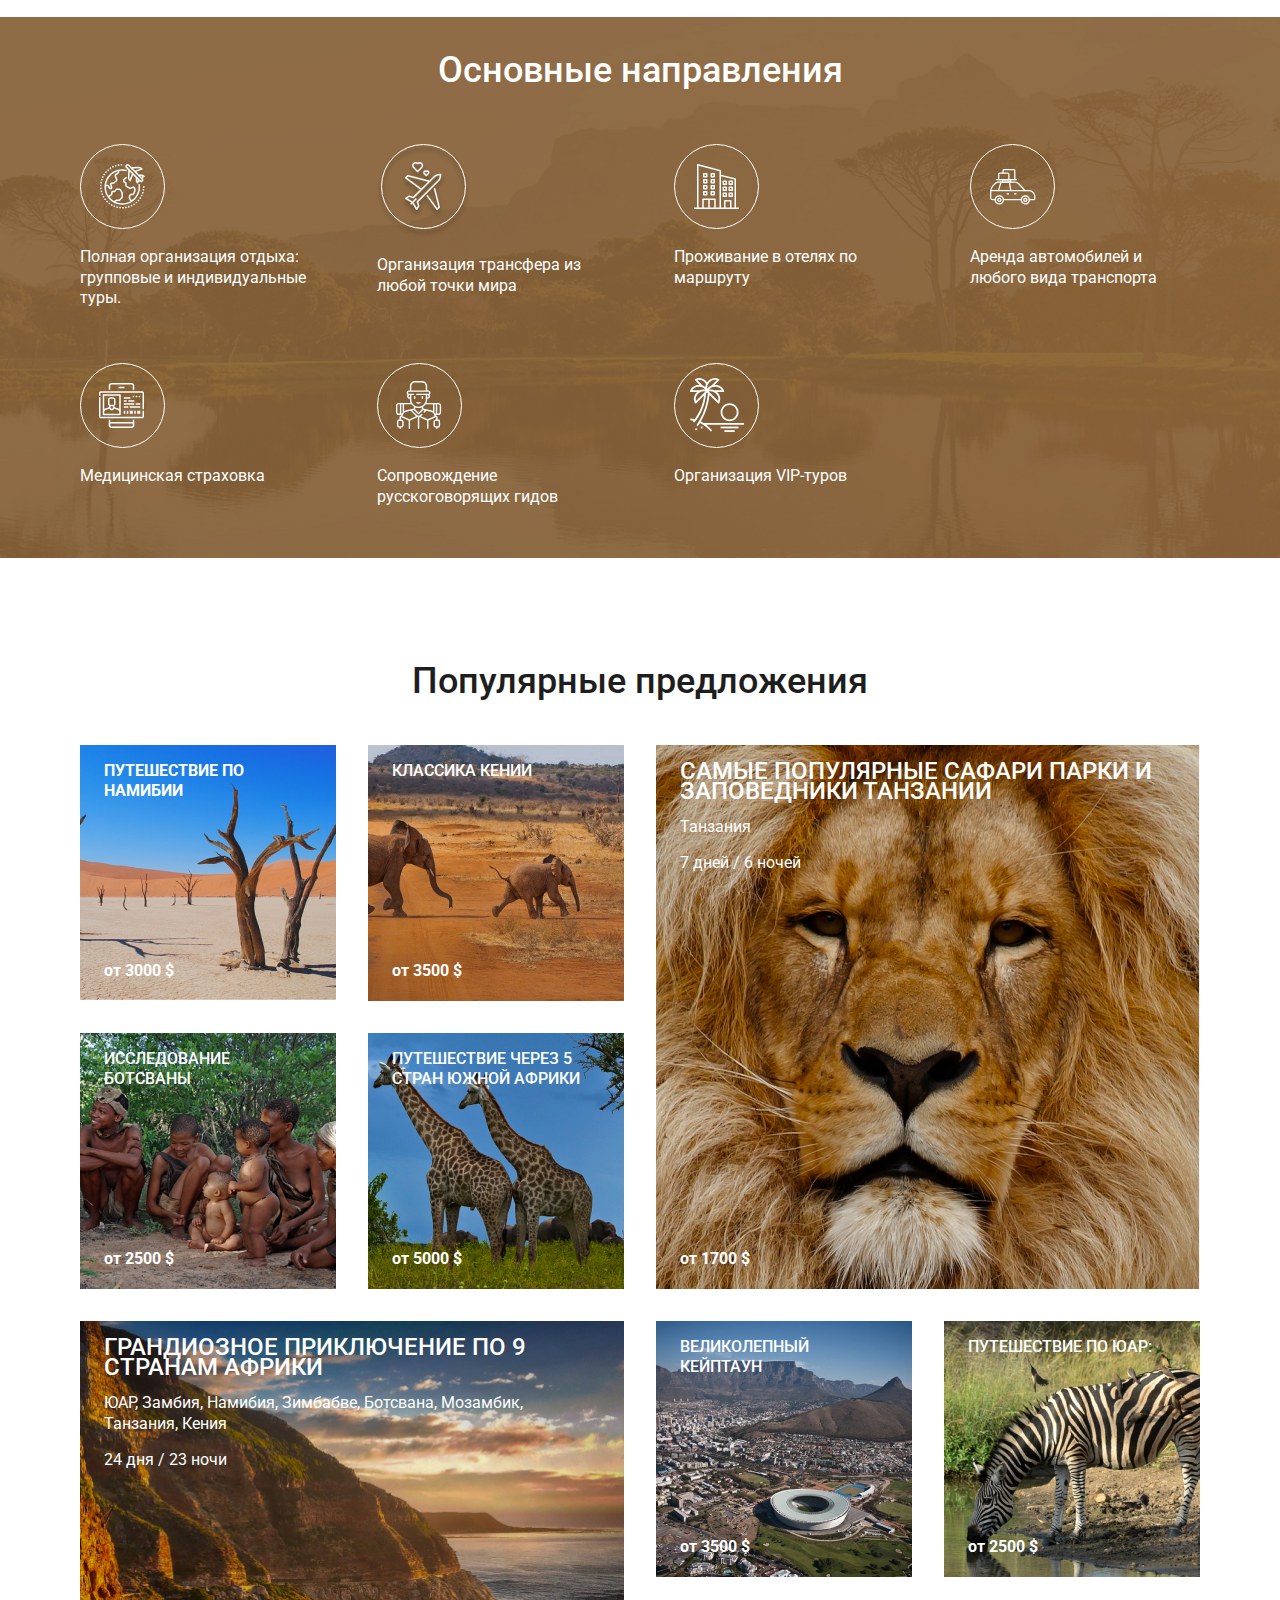
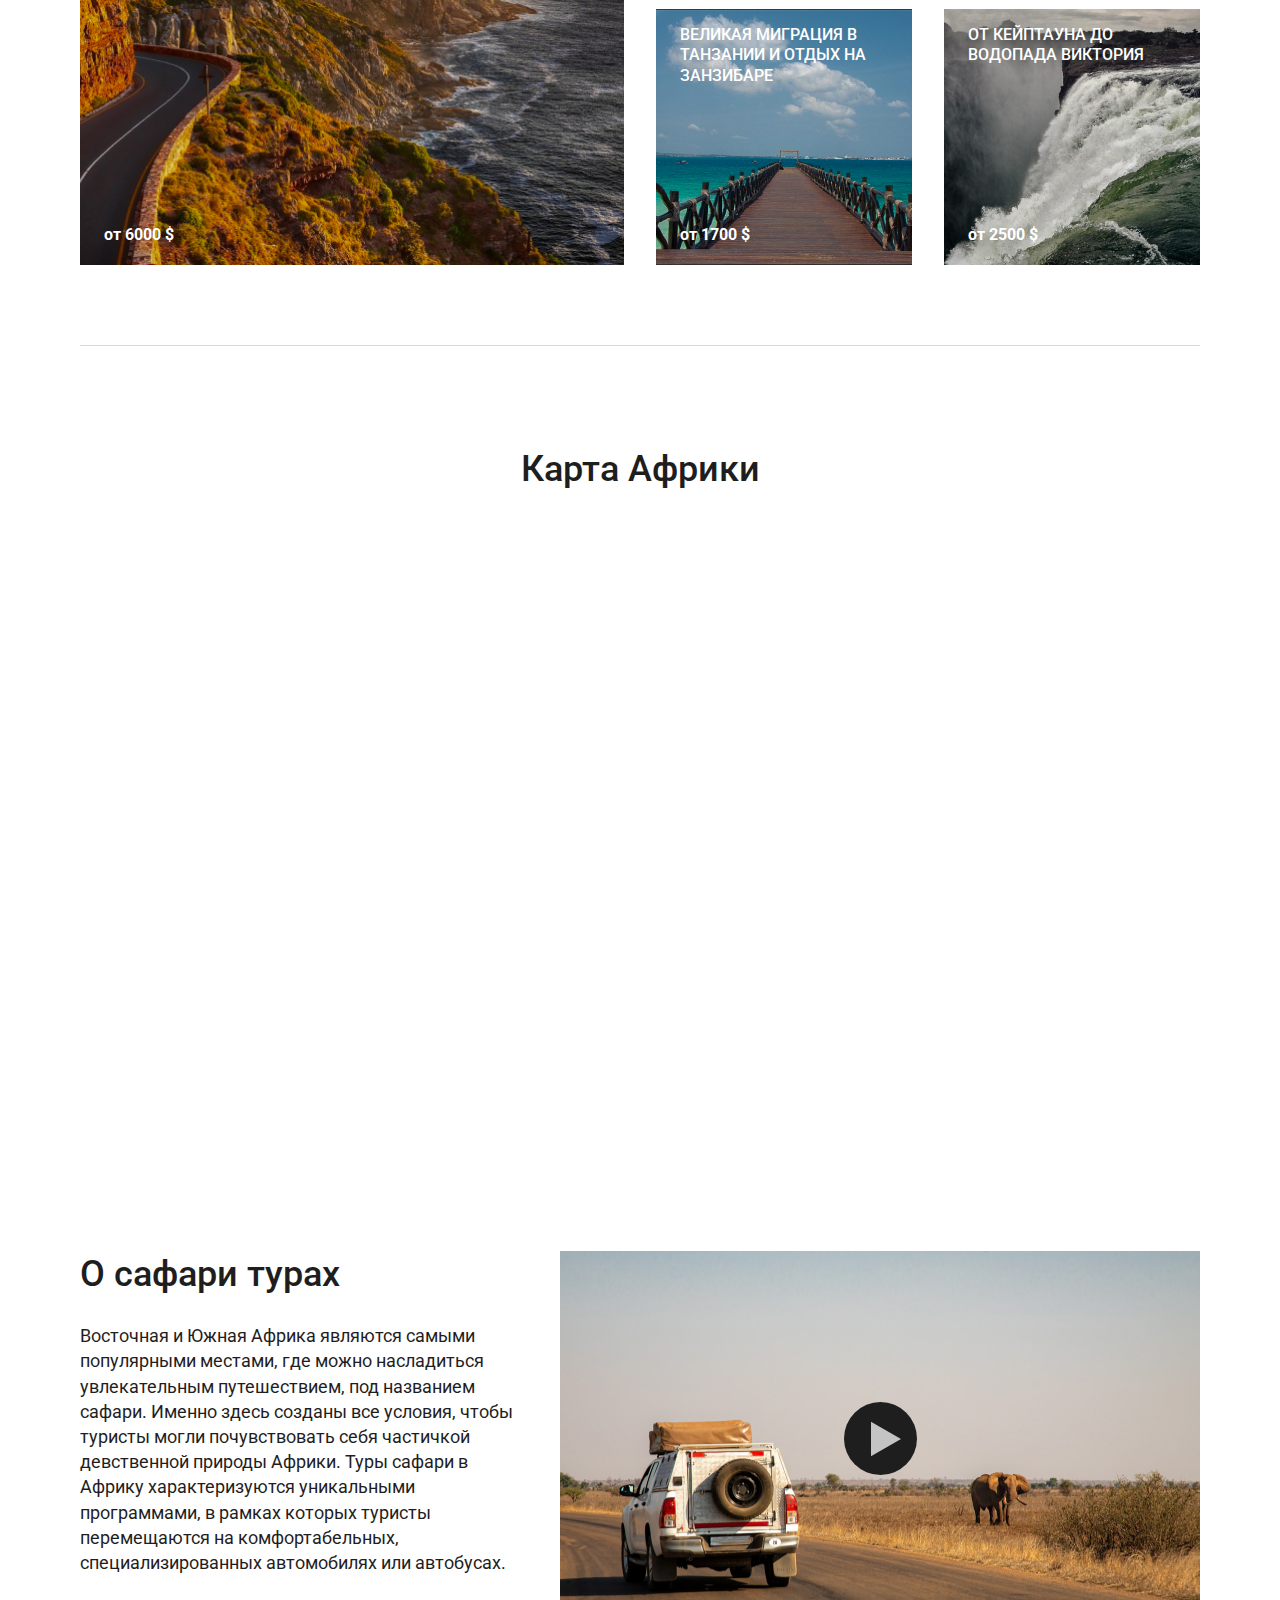
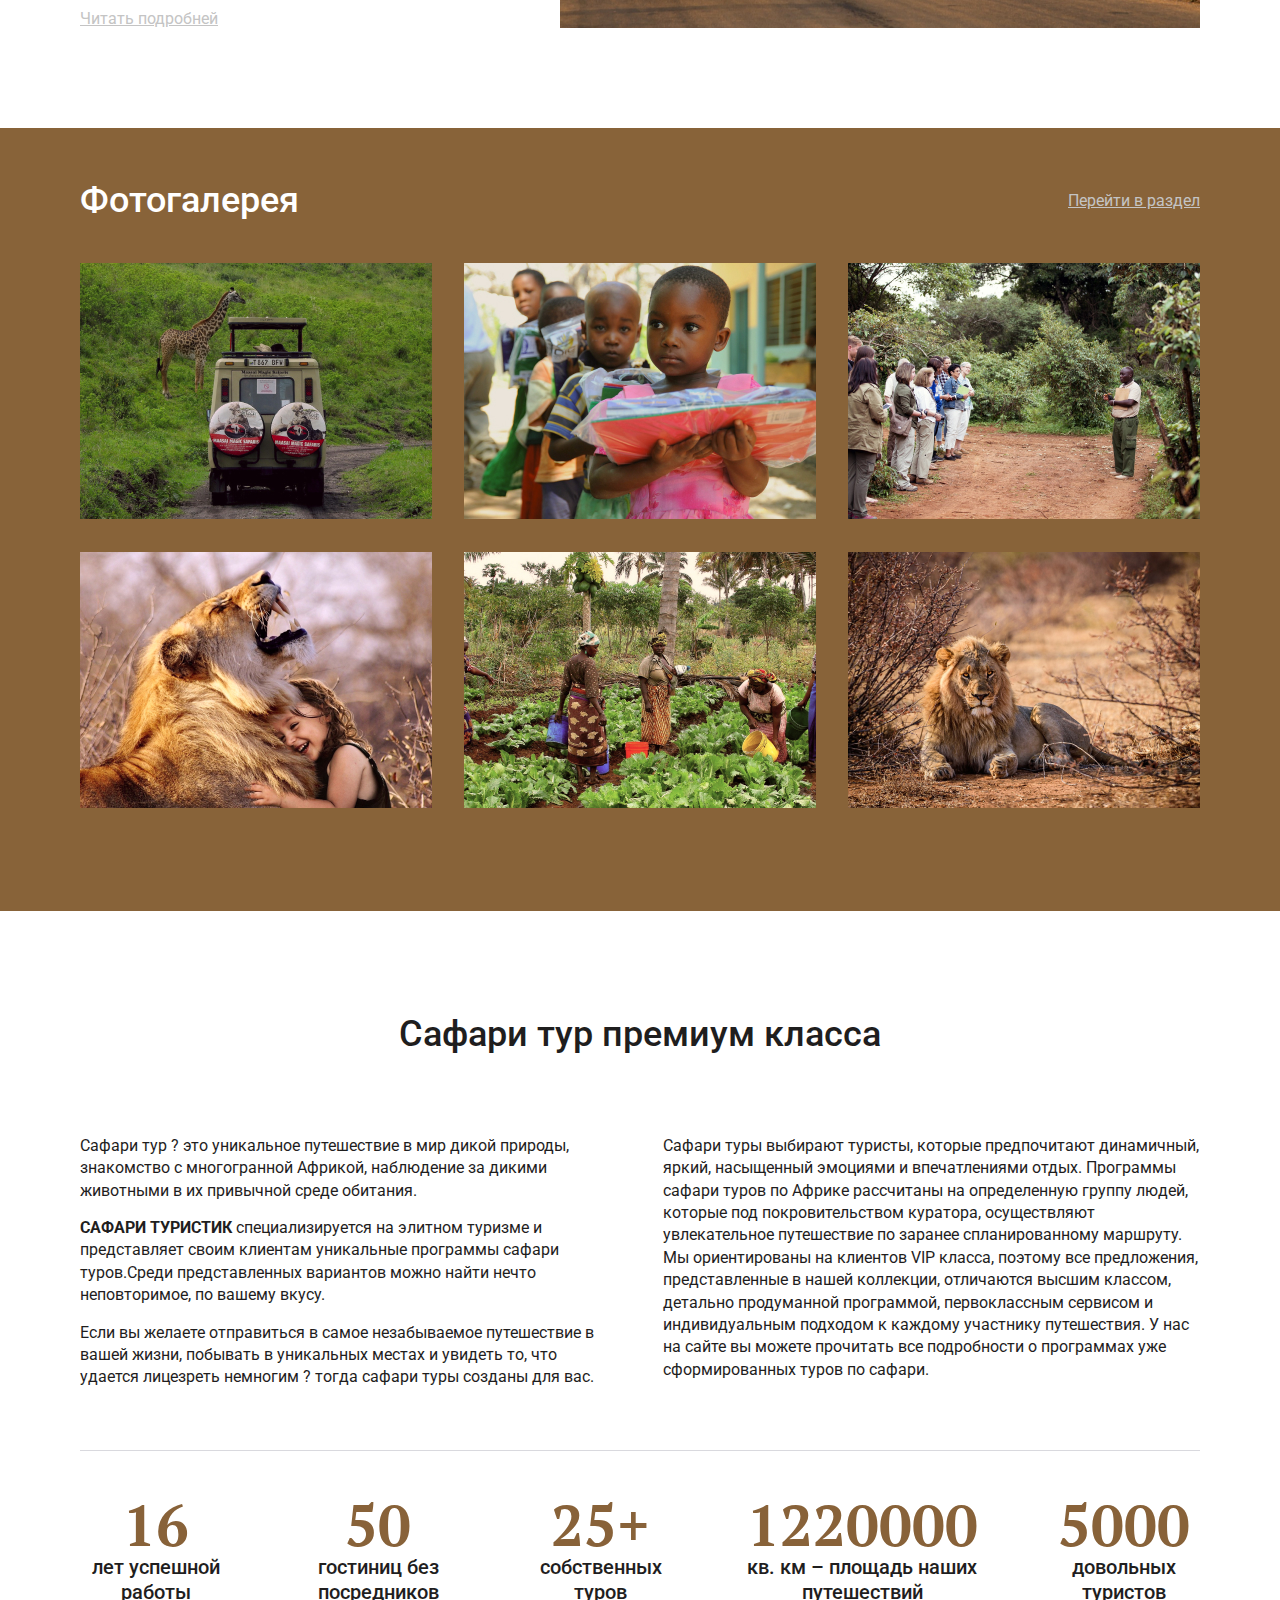
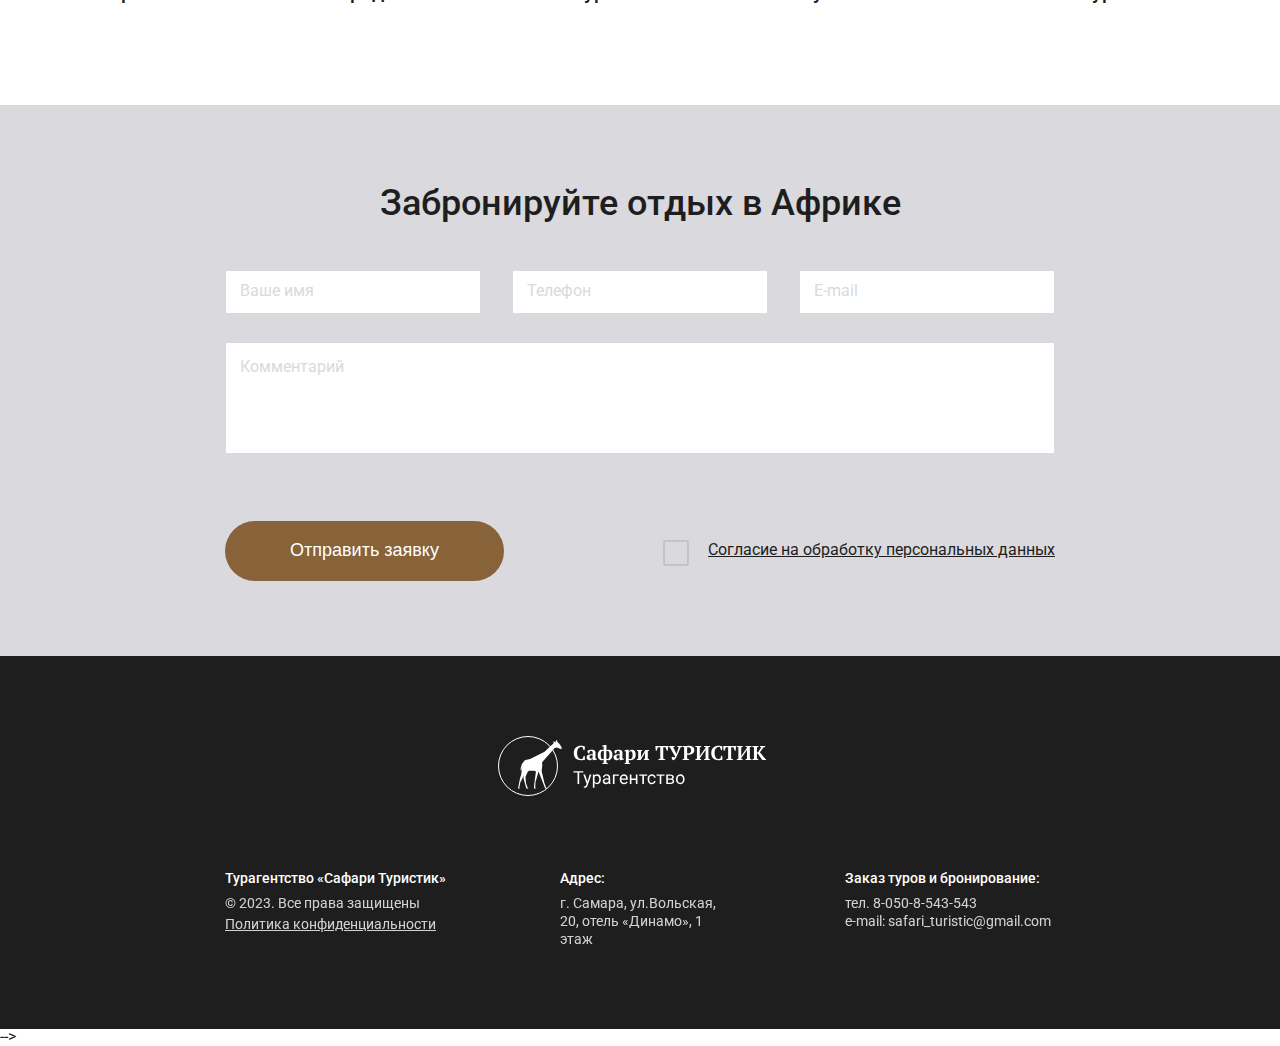
<file: safar/index.html>
<!DOCTYPE html>
<html lang="ru">
  <head>
    <meta charset="UTF-8" />
    <meta name="viewport" content="width=device-width, initial-scale=1.0" />
    <link rel="stylesheet" href="style/style.css" />
    <link rel="stylesheet" href="style/reset.css" />
    <title>Document</title>
    <link rel="preconnect" href="https://fonts.googleapis.com" />
    <link rel="preconnect" href="https://fonts.gstatic.com" crossorigin />
    <link
      href="https://fonts.googleapis.com/css2?family=PT+Serif:wght@700&family=Roboto:wght@400;500;700&display=swap"
      rel="stylesheet"
    />
  </head>
  <body>
    <header class="header">
      <div class="container">
        <div class="header__inner">
          <div class="header__top">
            <a class="logo" href="#">
              <img class="logo__img" src="img/logopr.svg" alt="" />
            </a>
            <div class="header__phone">
              <span>Заказ туров и бронирование:</span>
              <a class="header__phone-number" href="tel:80508543543"
                >тел. 8-050-8-543-543</a
              >
            </div>
            <nav class="menu">
              <button class="menu__btn">
                <span class="row"></span>
              </button>
              <ul class="menu__list">
                <li class="menu__item">
                  <a class="menu__link" href="#">Бронирование</a>
                </li>
                <li class="menu__item">
                  <a class="menu__link" href="#">Экскурсии</a>
                </li>
                <li class="menu__item">
                  <a class="menu__link" href="#">Туры</a>
                </li>
                <li class="menu__item">
                  <a class="menu__link" href="#">Об Африке</a>
                </li>
                <li class="menu__item">
                  <a class="menu__link" href="#">О нас</a>
                </li>
              </ul>
            </nav>
          </div>
          <h1 class="header__title">Сафари по Африке</h1>
          <div class="header__content">
            <p class="header__desk">
              Туры по самым экзотическим местам Поехали с нами за новыми
              впечатлениями!
            </p>
            <a class="header__btn" href="">Оставить заявку</a>
            <div class="header__arrow">
              <a class="header__arrow-link" href="">
                <img class="header__arrow-img" src="img/arrow.svg" alt="" />
              </a>
            </div>
          </div>
        </div>
      </div>
    </header>

    <div class="direction">
      <div class="container">
        <div class="direction__inner">
          <div class="direction__item">
            <img class="direction__img" src="./img/directins-1.jpg" />
            <p class="direction__text">Намибия</p>
          </div>
          <div class="direction__item">
            <img class="direction__img" src="./img/directins-2.jpg" />
            <p class="direction__text">Танзания</p>
          </div>
          <div class="direction__item">
            <img class="direction__img" src="./img/directins-3.jpg" />
            <p class="direction__text">Кения</p>
          </div>
          <div class="direction__item">
            <img class="direction__img" src="./img/directins-4.jpg" />
            <p class="direction__text">Ботсвана</p>
          </div>
          <div class="direction__item">
            <img class="direction__img" src="./img/directins-5.jpg" />
            <p class="direction__text">Кейптаун</p>
          </div>
          <div class="direction__item">
            <img class="direction__img" src="./img/directins-6.jpg" />
            <p class="direction__text">Мадагаскар</p>
          </div>
          <div class="direction__item">
            <img class="direction__img" src="./img/directins-7.jpg" />
            <p class="direction__text">Занзибар</p>
          </div>
          <div class="direction__item">
            <img class="direction__img" src="./img/directins-8.jpg" />
            <p class="direction__text">ЮАР</p>
          </div>
          <div class="direction__item">
            <img class="direction__img" src="./img/directins-9.jpg" />
            <p class="direction__text">Мозамбик</p>
          </div>
          <div class="direction__item">
            <img class="direction__img" src="./img/directins-10.jpg" />
            <p class="direction__text">Замбия</p>
          </div>
          <div class="direction__item">
            <img class="direction__img" src="./img/directins-11.jpg" />
            <p class="direction__text">Конго</p>
          </div>
        </div>
      </div>
    </div>
    <section class="travel-info">
      <div class="container">
        <h2 class="travel-info__title title">Основные направления</h2>
        <div class="travel-info__items">
          <div class="travel-info__item">
            <img src="img/icon-1.svg" alt="" class="travel-info__img" />
            <p class="travel-info__text">
              Полная организация отдыха: групповые и индивидуальные туры.
            </p>
          </div>
          <div class="travel-info__item">
            <img src="img/icon-2.svg" alt="" class="travel-info__img" />
            <p class="travel-info__text">
              Организация трансфера из любой точки мира
            </p>
          </div>
          <div class="travel-info__item">
            <img src="img/icon-3.svg" alt="" class="travel-info__img" />
            <p class="travel-info__text">Проживание в отелях по маршруту</p>
          </div>
          <div class="travel-info__item">
            <img src="img/icon-4.svg" alt="" class="travel-info__img" />
            <p class="travel-info__text">
              Аренда автомобилей и любого вида транспорта
            </p>
          </div>
          <div class="travel-info__item">
            <img src="img/icon-5.svg" alt="" class="travel-info__img" />
            <p class="travel-info__text">Медицинская страховка</p>
          </div>
          <div class="travel-info__item">
            <img src="img/icon-6.svg" alt="" class="travel-info__img" />
            <p class="travel-info__text">Сопровождение русскоговорящих гидов</p>
          </div>
          <div class="travel-info__item">
            <img src="img/icon-7.svg" alt="" class="travel-info__img" />
            <p class="travel-info__text">Организация VIP-туров</p>
          </div>
        </div>
      </div>
    </section>
    <section class="popular">
      <div class="container">
        <h2 class="popular__title title">Популярные предложения</h2>
        <div class="popular__items">
          <a
            href="#"
            class="popular__link"
            style="background-image: url('./img/popular-1.jpg')"
          >
            <h4 class="popular__link-itle">ПУТЕШЕСТВИЕ ПО НАМИБИИ</h4>
            <p class="popular__price">от 3000 $</p>
          </a>
          <a
            href="#"
            class="popular__link"
            style="background-image: url('./img/popular-2.jpg')"
          >
            <h4 class="popular__link-title">КЛАССИКА КЕНИИ</h4>
            <p class="popular__price">от 3500 $</p>
          </a>
          <a
            href="#"
            class="popular__link"
            style="background-image: url('./img/popular-3.jpg')"
          >
            <h4 class="popular__link-title popular__link-title--big">
              САМЫЕ ПОПУЛЯРНЫЕ САФАРИ ПАРКИ И ЗАПОВЕДНИКИ ТАНЗАНИИ
            </h4>
            <p class="popular__country">Танзания</p>
            <p class="popular__time">7 дней / 6 ночей</p>
            <p class="popular__price">от 1700 $</p>
          </a>
          <a
            href="#"
            class="popular__link"
            style="background-image: url('./img/popular-4.jpg')"
          >
            <h4 class="popular__link-title">ИССЛЕДОВАНИЕ БОТСВАНЫ</h4>
            <p class="popular__price">от 2500 $</p>
          </a>
          <a
            href="#"
            class="popular__link"
            style="background-image: url('./img/popular-5.jpg')"
          >
            <h4 class="popular__link-title">
              ПУТЕШЕСТВИЕ ЧЕРЕЗ 5 СТРАН ЮЖНОЙ АФРИКИ
            </h4>
            <p class="popular__price">от 5000 $</p>
          </a>
          <a
            href="#"
            class="popular__link"
            style="background-image: url('./img/popular-6.jpg')"
          >
            <h4 class="popular__link-title popular__link-title--big">
              ГРАНДИОЗНОЕ ПРИКЛЮЧЕНИЕ ПО 9 СТРАНАМ АФРИКИ
            </h4>
            <p class="popular__country">
              ЮАР, Замбия, Намибия, Зимбабве, Ботсвана, Мозамбик, Танзания,
              Кения
            </p>
            <p class="popular__time">24 дня / 23 ночи</p>
            <p class="popular__price">от 6000 $</p>
          </a>
          <a
            href="#"
            class="popular__link"
            style="background-image: url('./img/popular-7.jpg')"
          >
            <h4 class="popular__link-title">ВЕЛИКОЛЕПНЫЙ КЕЙПТАУН</h4>
            <p class="popular__price">от 3500 $</p>
          </a>
          <a
            href="#"
            class="popular__link"
            style="background-image: url('./img/popular-8.jpg')"
          >
            <h4 class="popular__link-title">ПУТЕШЕСТВИЕ ПО ЮАР:</h4>
            <p class="popular__price">от 2500 $</p>
          </a>
          <a
            href="#"
            class="popular__link"
            style="background-image: url('./img/popular-9.jpg')"
          >
            <h4 class="popular__link-title">
              ВЕЛИКАЯ МИГРАЦИЯ В ТАНЗАНИИ И ОТДЫХ НА ЗАНЗИБАРЕ
            </h4>
            <p class="popular__price">от 1700 $</p>
          </a>
          <a
            href="#"
            class="popular__link"
            style="background-image: url('./img/popular-10.jpg')"
          >
            <h4 class="popular__link-title">
              ОТ КЕЙПТАУНА ДО ВОДОПАДА ВИКТОРИЯ
            </h4>
            <p class="popular__price">от 2500 $</p>
          </a>
        </div>
      </div>
    </section>
    <section class="map">
      <div class="container">
        <h2 class="map__title title">Карта Африки</h2>
        <iframe
          class="map__iframe"
          src="https://www.google.com/maps/embed?pb=!1m14!1m12!1m3!1d6880576.434953469!2d19.926635165791737!3d3.5156054985463214!2m3!1f0!2f0!3f0!3m2!1i1024!2i768!4f13.1!5e1!3m2!1sru!2sru!4v1692276313127!5m2!1sru!2sru"
          width="100%"
          height="610"
          style="border: 0"
          allowfullscreen=""
          loading="lazy"
          referrerpolicy="no-referrer-when-downgrade"
        ></iframe>
      </div>
    </section>
    <section class="about">
      <div class="container">
        <div class="about__inner">
          <div class="about__content">
            <h2 class="about__title title">О сафари турах</h2>
            <p class="about__text">
              Восточная и Южная Африка являются самыми популярными местами, где
              можно насладиться увлекательным путешествием, под названием
              сафари. Именно здесь созданы все условия, чтобы туристы могли
              почувствовать себя частичкой девственной природы Африки. Туры
              сафари в Африку характеризуются уникальными программами, в рамках
              которых туристы перемещаются на комфортабельных,
              специализированных автомобилях или автобусах.
            </p>
            <a href="" class="about__link">Читать подробней</a>
          </div>
          <div class="about__popup">
            <a href="#" class="popup__link">
              <img src="img/popup.svg" alt="" class="about__link-img" />
            </a>
          </div>
        </div>
      </div>
    </section>
    <section class="photo">
      <div class="container">
        <div class="photo__links">
          <h2 class="photo__title title">Фотогалерея</h2>
          <a href="" class="photo__link">Перейти в раздел</a>
        </div>
        <div class="photo__items">
          <div class="photo__item">
            <img src="img/photo-1.jpg" alt="" class="photo__img" />
          </div>
          <div class="photo__item">
            <img src="img/photo-2.jpg" alt="" class="photo__img" />
          </div>
          <div class="photo__item">
            <img src="img/photo-3.jpg" alt="" class="photo__img" />
          </div>
          <div class="photo__item">
            <img src="img/photo-4.jpg" alt="" class="photo__img" />
          </div>
          <div class="photo__item">
            <img src="img/photo-5.jpg" alt="" class="photo__img" />
          </div>
          <div class="photo__item">
            <img src="img/photo-6.jpg" alt="" class="photo__img" />
          </div>
        </div>
      </div>
    </section>
    <section class="tour">
      <div class="container">
        <h2 class="tour__title title">Сафари тур премиум класса</h2>
        <div class="tour__box">
          <p class="tour__text">
            Сафари тур ? это уникальное путешествие в мир дикой природы,
            знакомство с многогранной Африкой, наблюдение за дикими животными в
            их привычной среде обитания.
          </p>
          <p class="tour__text">
            <span>САФАРИ ТУРИСТИК</span> специализируется на элитном туризме и
            представляет своим клиентам уникальные программы сафари туров.Среди
            представленных вариантов можно найти нечто неповторимое, по вашему
            вкусу.
          </p>
          <p class="tour__text">
            Если вы желаете отправиться в самое незабываемое путешествие в вашей
            жизни, побывать в уникальных местах и увидеть то, что удается
            лицезреть немногим ? тогда сафари туры созданы для вас.
          </p>
          <p class="tour__text">
            Сафари туры выбирают туристы, которые предпочитают динамичный,
            яркий, насыщенный эмоциями и впечатлениями отдых. Программы сафари
            туров по Африке рассчитаны на определенную группу людей, которые под
            покровительством куратора, осуществляют увлекательное путешествие по
            заранее спланированному маршруту. Мы ориентированы на клиентов VIP
            класса, поэтому все предложения, представленные в нашей коллекции,
            отличаются высшим классом, детально продуманной программой,
            первоклассным сервисом и индивидуальным подходом к каждому участнику
            путешествия. У нас на сайте вы можете прочитать все подробности о
            программах уже сформированных туров по сафари.
          </p>
        </div>
        <div class="tour__info">
          <div class="tour__info-item">
            16
            <p class="tour__info-text">лет успешной работы</p>
          </div>
          <div class="tour__info-item">
            50
            <p class="tour__info-text">гостиниц без посредников</p>
          </div>
          <div class="tour__info-item">
            25+
            <p class="tour__info-text">собственных туров</p>
          </div>
          <div class="tour__info-item">
            1220000
            <p class="tour__info-text">кв. км – площадь наших путешествий</p>
          </div>
          <div class="tour__info-item">
            5000
            <p class="tour__info-text">довольных туристов</p>
          </div>
        </div>
      </div>
    </section>
    <section class="booking">
      <div class="container">
        <h2 class="booking__title title">Забронируйте отдых в Африке</h2>
        <form action="" class="booking__form">
          <input type="text" class="booking__input" placeholder="Ваше имя" />
          <input type="text" class="booking__input" placeholder="Телефон" />
          <input type="text" class="booking__input" placeholder="E-mail" />
          <textarea class="booking__area" placeholder="Комментарий"></textarea>
          <button class="booking__btn" type="submit">Отправить заявку</button>
          <label class="booking__label">
            <input class="booking__check" type="checkbox" />
            <span class="booking__chek-style"></span>
            Согласие на обработку персональных данных
          </label>
        </form>
      </div>
    </section>
    <footer class="footer">
      <div class="container">
        <div class="footer__logo">
          <a class="logo" href="#">
            <img class="logo__img" src="img/logopr.svg" alt="" />
          </a>
        </div>
        <div class="footer__box">
          <div class="footer__info">
            <p class="footer__box-title">Турагентство «Сафари Туристик»</p>
            <p class="footer__copy">© 2023. Все права защищены</p>
            <a href="" class="footer__link">Политика конфиденциальности</a>
          </div>
          <div class="footer__address">
            <p class="footer__box-title">Адрес:</p>
            <p class="footer__adress-text">
              г. Самара, ул.Вольская, 20, отель «Динамо», 1 этаж
            </p>
          </div>
          <div class="footer__contacts">
            <p class="footer__box-title">Заказ туров и бронирование:</p>
            <a href="tel:80508543543" class="footer__phone"
              >тел. 8-050-8-543-543</a
            >
            <a href="mailto:" class="footer__mail"
              >e-mail: safari_turistic@gmail.com</a
            >
          </div>
        </div>
      </div>
    </footer>
    -->
    <script src="https://ajax.googleapis.com/ajax/libs/jquery/3.4.1/jquery.min.js"></script>
    <script src="js/slick.min.js"></script>
    <script src="js/jquery.fancybox.min.js"></script>
    <script src="js/main.js"></script>
  </body>
</html>
</file>
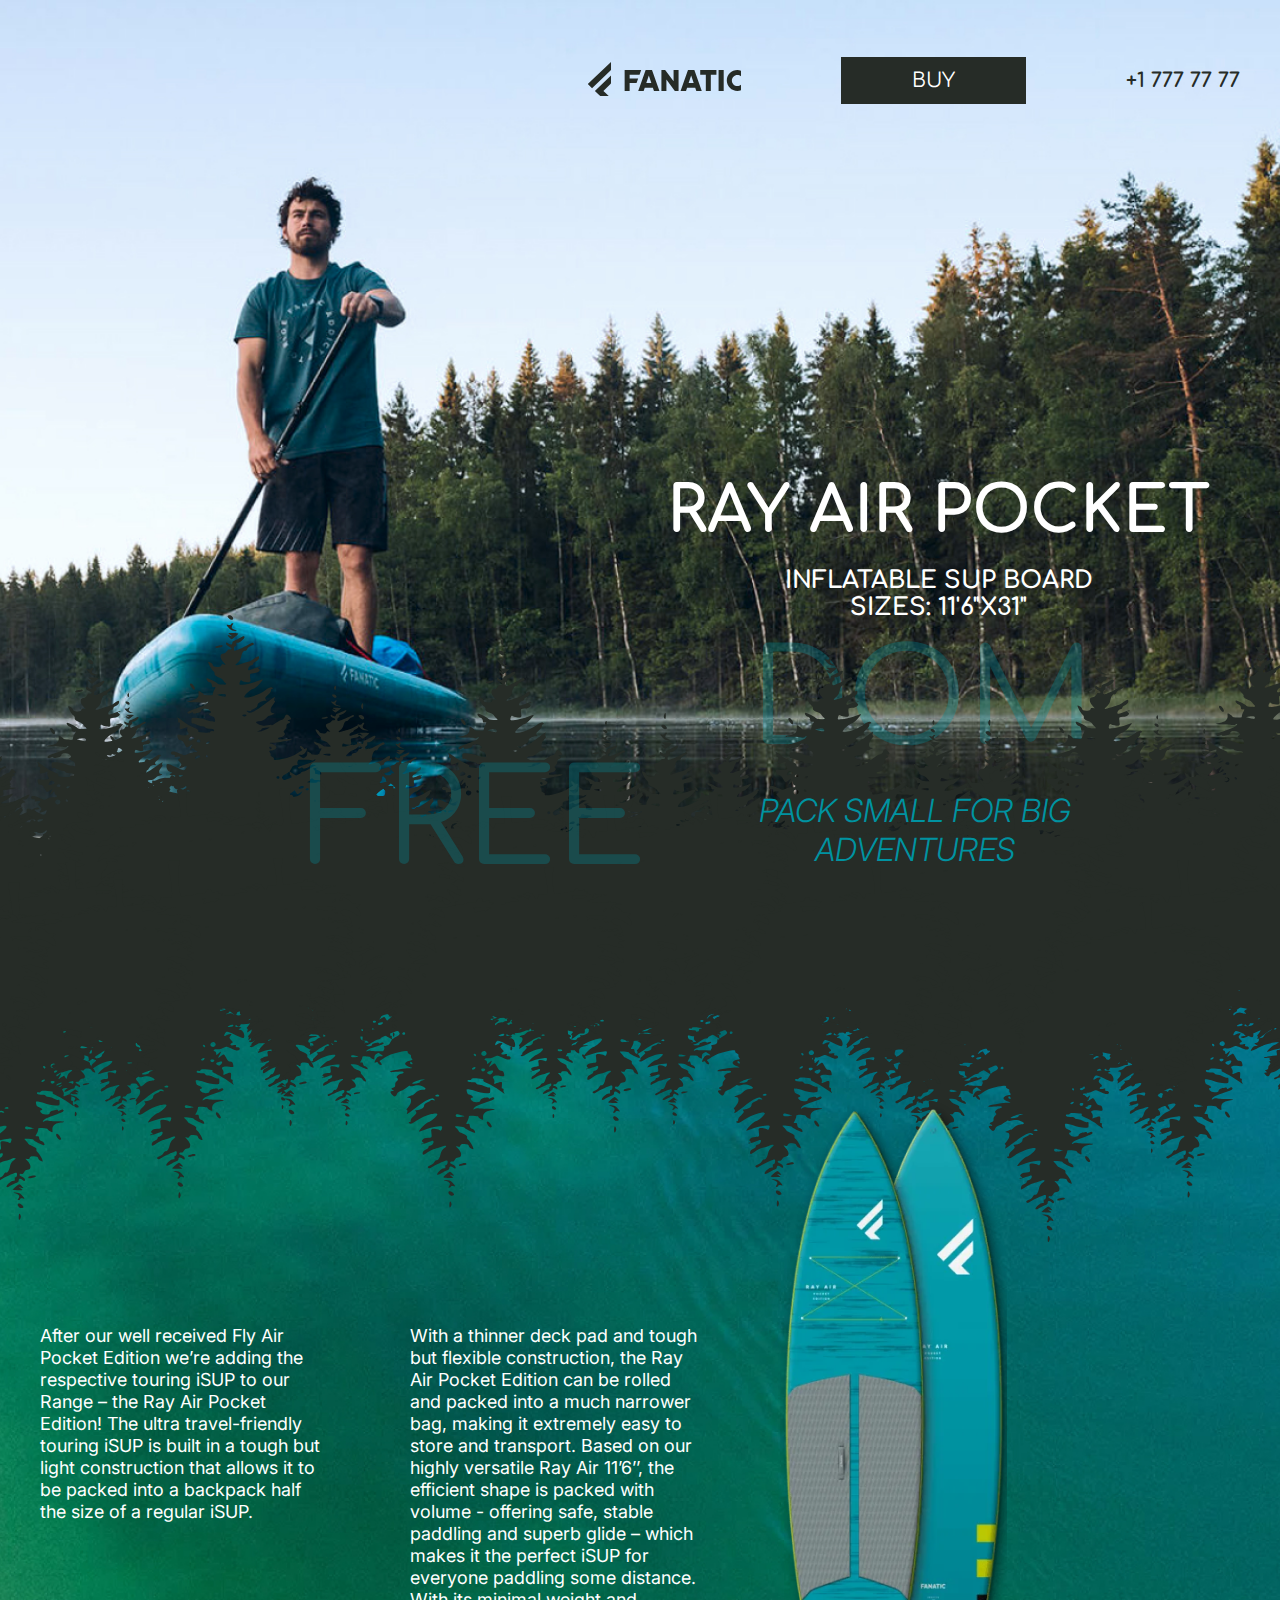
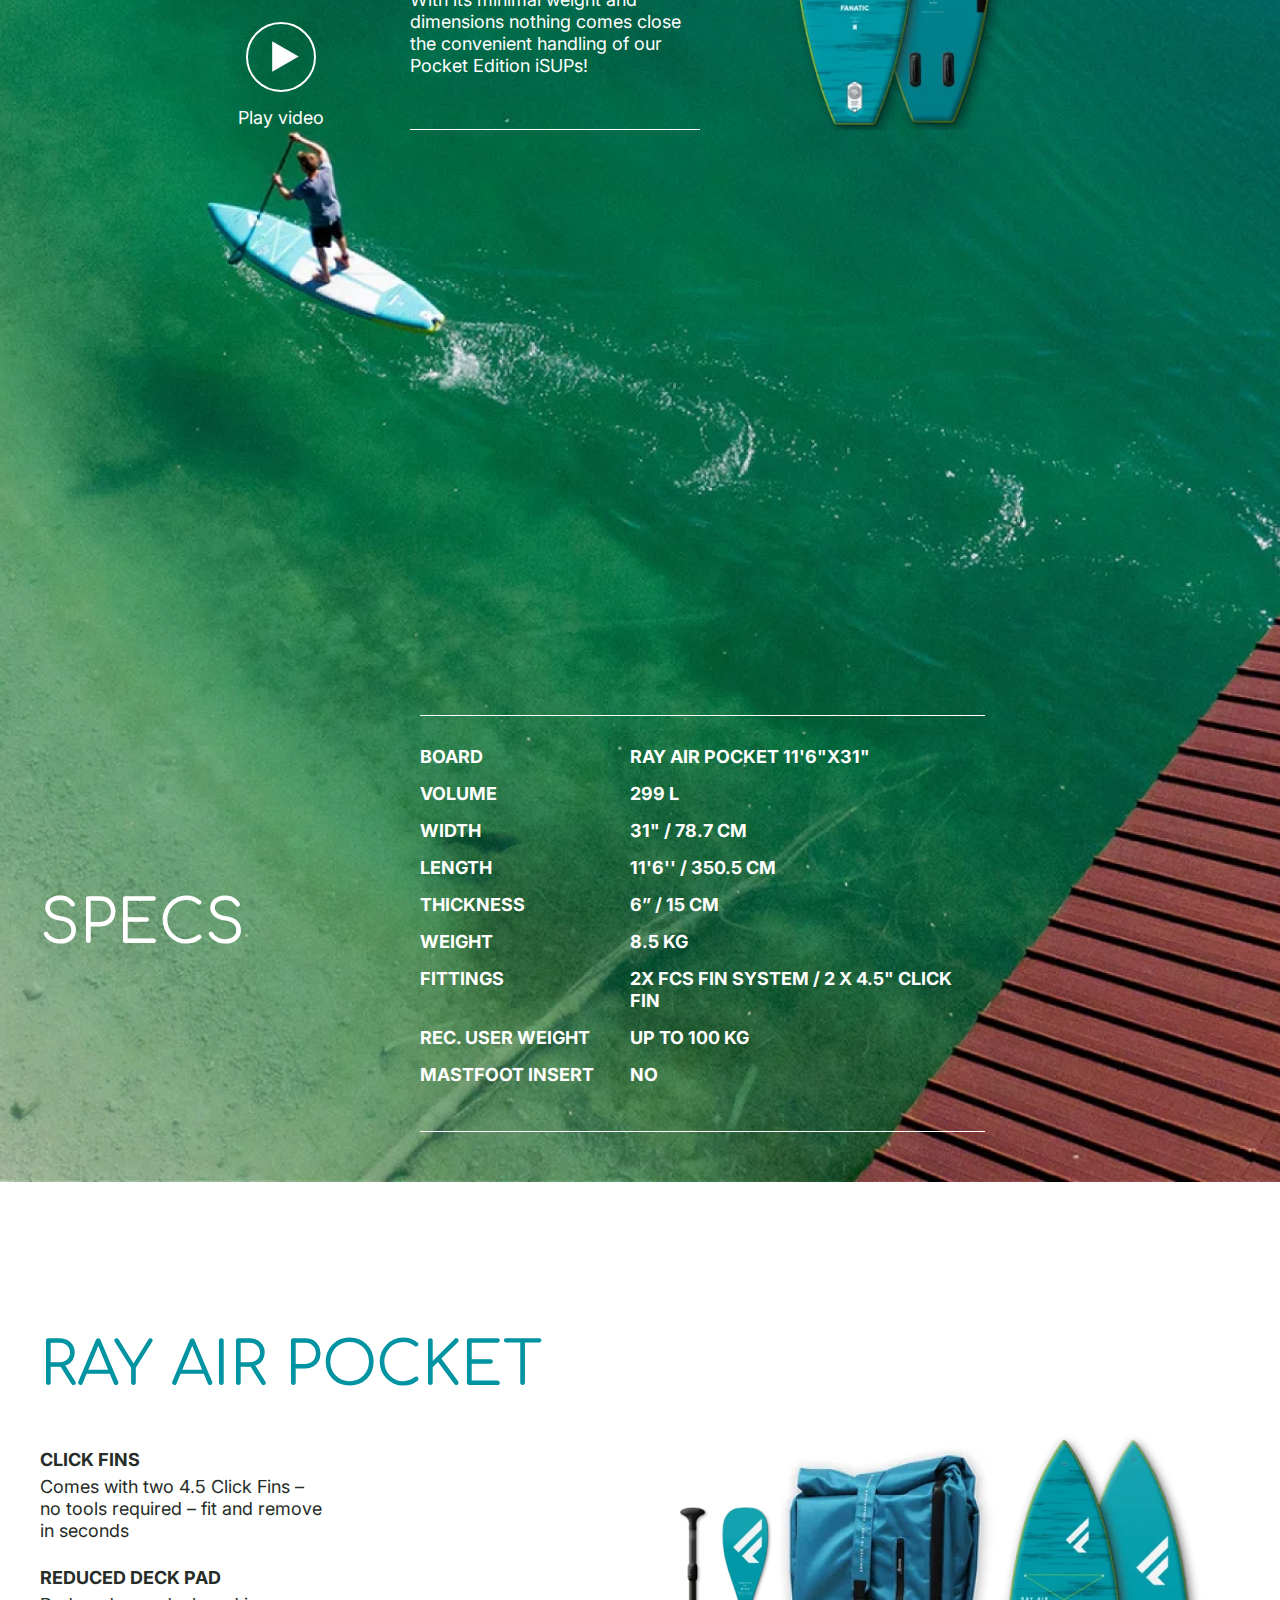
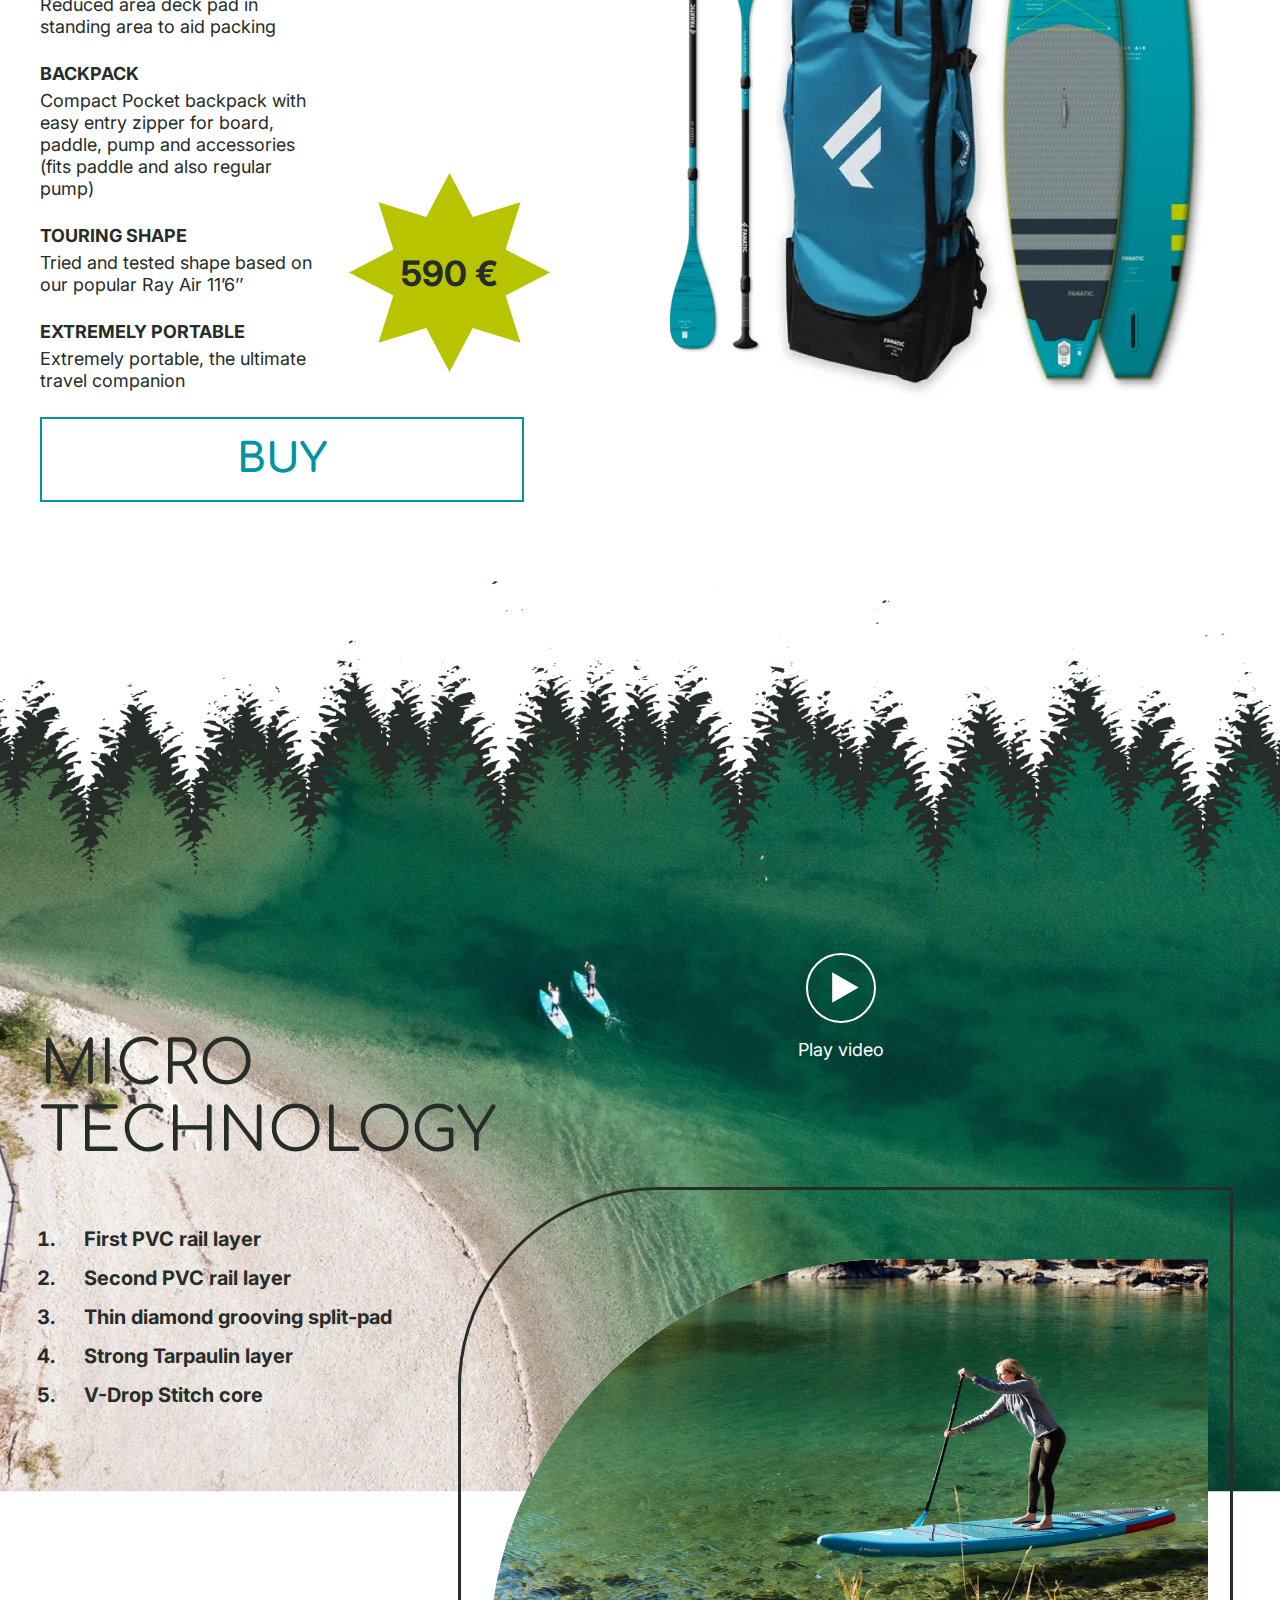
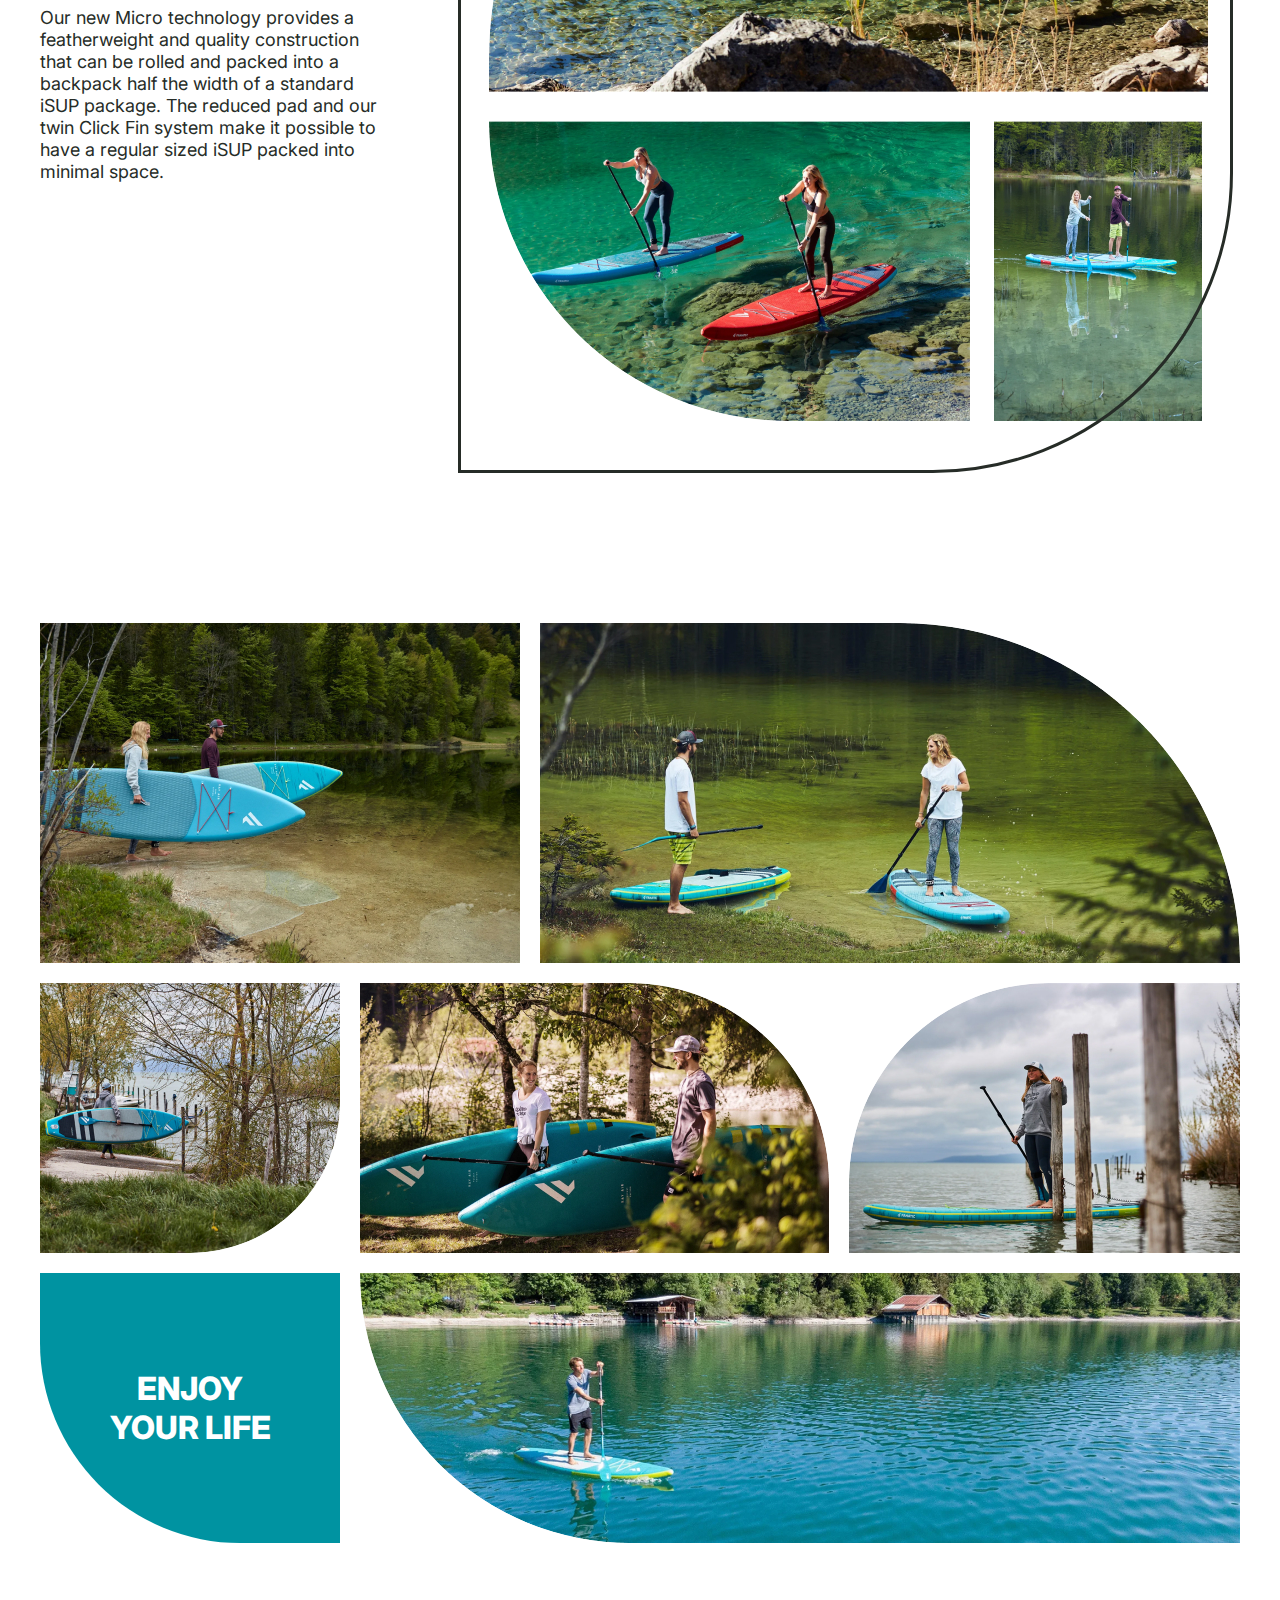
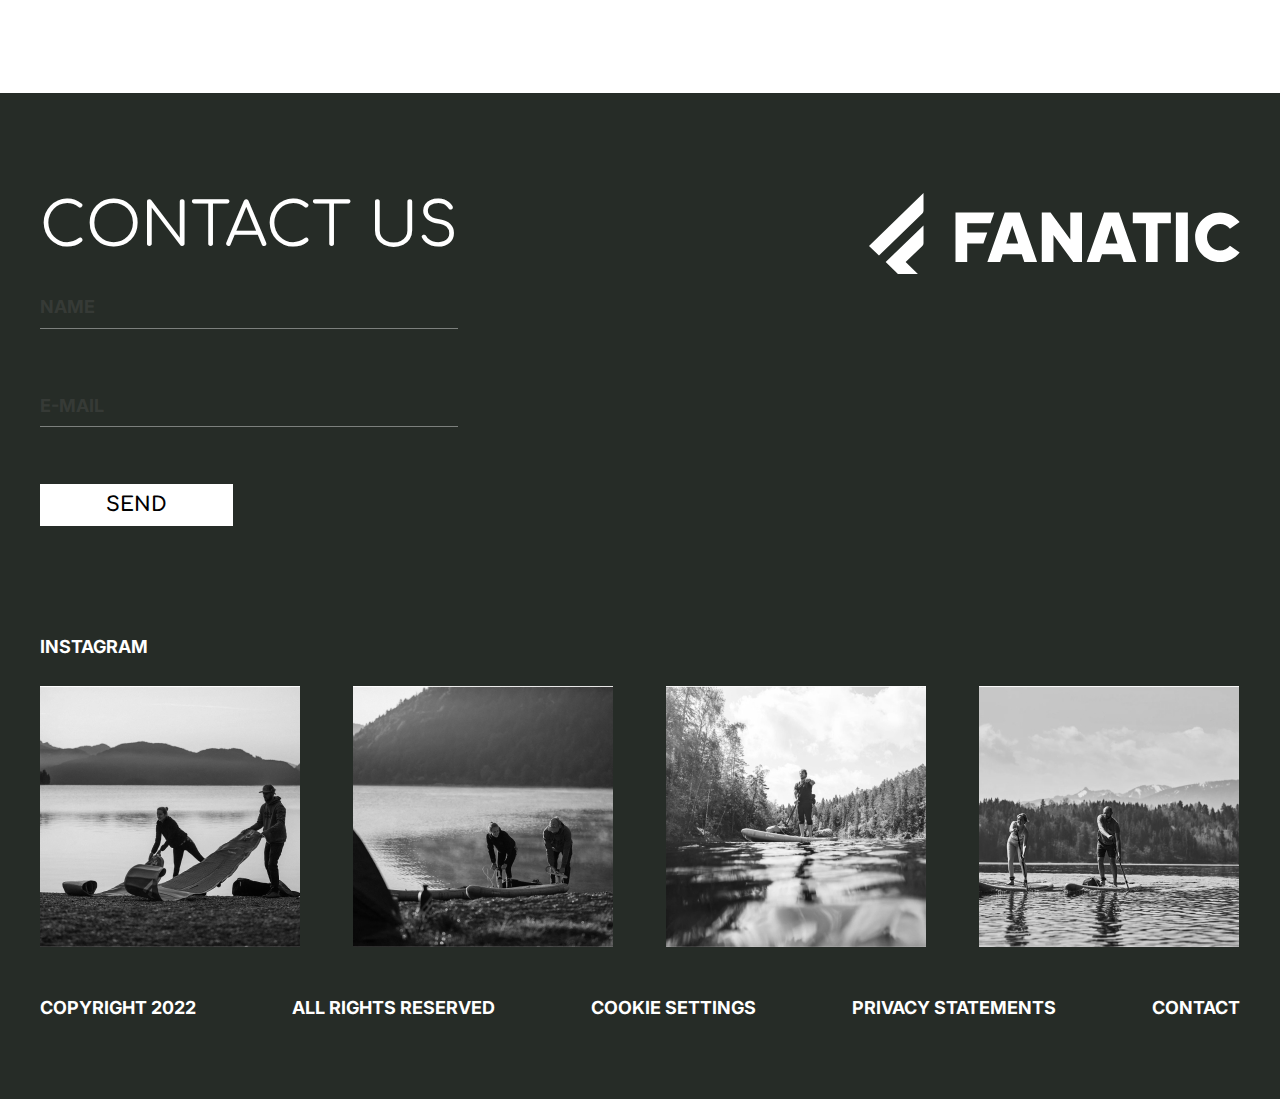
<file: ssup/index.html>
<!DOCTYPE html>
<html lang="en">
  <head>
    <meta charset="UTF-8" />
    <meta name="viewport" content="width=device-width, initial-scale=1.0" />
    <title>Document</title>
    <link rel="preconnect" href="https://fonts.googleapis.com" />
    <link rel="preconnect" href="https://fonts.gstatic.com" crossorigin />
    <link
      href="https://fonts.googleapis.com/css2?family=Comfortaa:wght@400;700&family=Inter:wght@300;400;700;800&family=Open+Sans:wght@500&family=Red+Hat+Text:wght@400;500;700&family=Tilt+Prism&display=swap"
      rel="stylesheet"
    />
    <link rel="stylesheet" href="css/style.css" />
    <link rel="stylesheet" href="css/normalize.css" />
  </head>

  <body>
    <header class="header">
      <div class="container">
        <div class="header__top">
          <a class="logo" href="">
            <svg
              width="154"
              height="35"
              viewBox="0 0 154 35"
              fill="none"
              xmlns="http://www.w3.org/2000/svg"
            >
              <path
                fill-rule="evenodd"
                clip-rule="evenodd"
                d="M0.76709 23.1069L24.0054 0.929199V8.37888C24.0054 8.80975 23.8262 9.22293 23.507 9.52755L5.02255 27.1682L0.76709 23.1069ZM7.87719 29.8925L24.0054 14.5003V21.9501C24.0054 22.3808 23.8262 22.794 23.507 23.0986L16.3883 29.8925L17.7892 31.2295L22.0447 35.2908H13.5336L12.1327 33.9538L7.87719 29.8925ZM154.636 23.0702L158.767 25.8717C156.827 28.3164 153.801 29.8889 150.401 29.8889C144.545 29.8889 139.799 25.2254 139.799 19.4726C139.799 13.7199 144.545 9.05641 150.401 9.05641C153.801 9.05641 156.827 10.6288 158.767 13.0736L154.636 15.8751C153.618 14.6602 152.098 13.8865 150.401 13.8865C147.346 13.8865 144.86 16.3924 144.86 19.4726C144.86 22.5528 147.346 25.0588 150.401 25.0588C152.098 25.0588 153.618 24.2851 154.636 23.0702ZM42.6294 17.4935H51.1771L49.5442 22.0767H42.6294V29.8888H37.64V9.05649H54.1829L52.55 13.6396H42.6294V17.4935ZM113.215 9.05649H129.431V13.6396H123.818V29.8888H118.828V13.6396H113.215V9.05649ZM131.586 29.8889H136.692V9.05649H131.586V29.8889ZM101.64 22.0581L104.166 14.5027L106.692 22.0581H101.64ZM100.985 9.05649L93.5635 29.8888H99.0207L100.103 26.6413H108.229L109.311 29.8888H114.769L107.347 9.05649H100.985ZM86.5789 9.05649H91.5683V29.8888H87.8263L79.4065 18.5799V29.8888H74.4171V9.05649H78.1591L86.5789 20.3654V9.05649ZM59.2934 22.0581L61.8194 14.5027L64.3454 22.0581H59.2934ZM58.6387 9.05649L51.2169 29.8888H56.674L57.7567 26.6413H65.8821L66.9648 29.8888H72.4219L65.0002 9.05649H58.6387Z"
                fill="#262C27"
              />
            </svg>
          </a>
          <button class="header__btn">BUY</button>
          <a class="header__phone" href=" tel:+17777777">+1 777 77 77</a>
        </div>
        <div class="header__cont">
          <div class="header__cont-box">
            <h1 class="header__title">RAY AIR POCKET</h1>
            <p class="header__text">INFLATABLE SUP BOARD</p>
            <p class="header__text">SIZES: 11'6"X31"</p>
          </div>
          <p class="header__decor-text header__decor-text--1">DOM</p>
          <p class="header__decor-text header__decor-text--2">FREE</p>
          <p class="header__decor-text header__decor-text--3">
            PACK SMALL FOR BIG ADVENTURES
          </p>
        </div>
      </div>
    </header>
     <main class="main">
      <section class="info">
        <div class="container">
          <div class="info__inner">
            <div class="info__top">
              <p class="info__top-text info__top-text--1">
                After our well received Fly Air Pocket Edition we’re adding the
                respective touring iSUP to our Range – the Ray Air Pocket
                Edition! The ultra travel-friendly touring iSUP is built in a
                tough but light construction that allows it to be packed into a
                backpack half the size of a regular iSUP.
                <button class="popup-btn info__btn">
                  <svg
                    width="70"
                    height="70"
                    viewBox="0 0 70 70"
                    fill="none"
                    xmlns="http://www.w3.org/2000/svg"
                  >
                    <path
                      d="M52.6733 34.5L26.1634 49.6554V19.3446L52.6733 34.5Z"
                      fill="white"
                    />
                    <circle
                      cx="35"
                      cy="35"
                      r="34"
                      stroke="white"
                      stroke-width="2"
                    />
                  </svg>
                  <span>Play video</span>
                </button>
              </p>
              <p class="info__top-text info__top-text--2">
                With a thinner deck pad and tough but flexible construction, the
                Ray Air Pocket Edition can be rolled and packed into a much
                narrower bag, making it extremely easy to store and transport.
                Based on our highly versatile Ray Air 11’6’’, the efficient
                shape is packed with volume - offering safe, stable paddling and
                superb glide – which makes it the perfect iSUP for everyone
                paddling some distance. With its minimal weight and dimensions
                nothing comes close the convenient handling of our Pocket
                Edition iSUPs!
              </p>
              <img class="info__top-img" src="img/sub.png" alt="" />
            </div>
            <div class="info__specs">
              <h3 class="info__specs-title title">SPECS</h3>
              <ul class="info__specs-list">
                <li class="info__specs-item">
                  <p class="info__specs-capt">BOARD</p>
                  <p class="info__specs-text">RAY AIR POCKET 11'6"X31"</p>
                </li>
                <li class="info__specs-item">
                  <p class="info__specs-capt">VOLUME</p>
                  <p class="info__specs-text">299 L</p>
                </li>
                <li class="info__specs-item">
                  <p class="info__specs-capt">WIDTH</p>
                  <p class="info__specs-text">31" / 78.7 CM</p>
                </li>
                <li class="info__specs-item">
                  <p class="info__specs-capt">LENGTH</p>
                  <p class="info__specs-text">11'6'' / 350.5 CM</p>
                </li>
                <li class="info__specs-item">
                  <p class="info__specs-capt">THICKNESS</p>
                  <p class="info__specs-text">6” / 15 CM</p>
                </li>
                <li class="info__specs-item">
                  <p class="info__specs-capt">WEIGHT</p>
                  <p class="info__specs-text">8.5 KG</p>
                </li>
                <li class="info__specs-item">
                  <p class="info__specs-capt">FITTINGS</p>
                  <p class="info__specs-text">
                    2X FCS FIN SYSTEM / 2 X 4.5" CLICK FIN
                  </p>
                </li>
                <li class="info__specs-item">
                  <p class="info__specs-capt">REC. USER WEIGHT</p>
                  <p class="info__specs-text">UP TO 100 KG</p>
                </li>
                <li class="info__specs-item">
                  <p class="info__specs-capt">MASTFOOT INSERT</p>
                  <p class="info__specs-text">NO</p>
                </li>
              </ul>
            </div>
          </div>
        </div>
      </section>
        <section class="buy">
        <div class="container">
          <div class="buy__inner">
            <div class="buy__content">
              <h3 class="buy__title title">RAY AIR POCKET</h3>
              <ul class="buy__list">
                <li class="buy__item">
                  <p class="buy__item-title">CLICK FINS</p>
                  <p class="biy__item-text">
                    Comes with two 4.5 Click Fins – no tools required – fit and
                    remove in seconds
                  </p>
                </li>
                <li class="buy__item">
                  <p class="buy__item-title">REDUCED DECK PAD</p>
                  <p class="biy__item-text">
                    Reduced area deck pad in standing area to aid packing
                  </p>
                </li>
                <li class="buy__item">
                  <p class="buy__item-title">BACKPACK</p>
                  <p class="biy__item-text">
                    Compact Pocket backpack with easy entry zipper for board,
                    paddle, pump and accessories (fits paddle and also regular
                    pump)
                  </p>
                </li>
                <li class="buy__item">
                  <p class="buy__item-title">TOURING SHAPE</p>
                  <p class="biy__item-text">
                    Tried and tested shape based on our popular Ray Air 11’6’’
                  </p>
                </li>
                <li class="buy__item">
                  <p class="buy__item-title">EXTREMELY PORTABLE</p>
                  <p class="biy__item-text">
                    Extremely portable, the ultimate travel companion
                  </p>
                </li>
                <div class="buy__price">590 €</div>
              </ul>
              <button class="buy__btn">BUY</button>
            </div>
            <img class="buy__img" src="img/sup_full.jpg" alt="" />
          </div>
        </div>
      </section>
      <section class="techno">
        <div class="techno__top">
          <div class="container">
            <div class="techno__top-inner">
              <button class="popup-btn techno__btn">
                <svg
                  width="70"
                  height="70"
                  viewBox="0 0 70 70"
                  fill="none"
                  xmlns="http://www.w3.org/2000/svg"
                >
                  <path
                    d="M52.6733 34.5L26.1634 49.6554V19.3446L52.6733 34.5Z"
                    fill="white"
                  />
                  <circle
                    cx="35"
                    cy="35"
                    r="34"
                    stroke="white"
                    stroke-width="2"
                  />
                </svg>
                <span>Play video</span>
              </button>
              <div class="techno__top-box">
                <h3 class="techno__title title">MICRO TECHNOLOGY</h3>
                <ol class="techno__list">
                  <li class="techno__list-item">First PVC rail layer</li>
                  <li class="techno__list-item">Second PVC rail layer</li>
                  <li class="techno__list-item">
                    Thin diamond grooving split-pad
                  </li>
                  <li class="techno__list-item">Strong Tarpaulin layer</li>
                  <li class="techno__list-item">V-Drop Stitch core</li>
                </ol>
              </div>
            </div>
          </div>
        </div>
        <div class="gallery">
          <div class="container">
            <div class="gallery__inner">
              <div class="gallery__box">
                <p class="gallery__text">
                  Our new Micro technology provides a featherweight and quality
                  construction that can be rolled and packed into a backpack
                  half the width of a standard iSUP package. The reduced pad and
                  our twin Click Fin system make it possible to have a regular
                  sized iSUP packed into minimal space.
                </p>
                <div class="gallery-min">
                  <img
                    class="gallery-min__img gallery-min__img-1"
                    src="img/gmin-1.jpg"
                    alt=""
                  />
                  <img
                    class="gallery-min__img gallery-min__img-2"
                    src="img/gmin-2.jpg"
                    alt=""
                  />
                  <img class="gallery-min__img" src="img/gmin-3.jpg" alt="" />
                </div>
              </div>
              <div class="gallery-max">
                <img
                  class="gallery-max__img gallery-max__img-1"
                  src="img/gmax-1.jpg"
                  alt=""
                />
                <img
                  class="gallery-max__img gallery-max__img-2"
                  src="img/gmax-2.jpg"
                  alt=""
                />
                <img
                  class="gallery-max__img gallery-max__img-3"
                  src="img/gmax-3.jpg"
                  alt=""
                />
                <img
                  class="gallery-max__img gallery-max__img-4"
                  src="img/gmax-4.jpg"
                  alt=""
                />
                <img
                  class="gallery-max__img gallery-max__img-5"
                  src="img/gmax-5.jpg"
                  alt=""
                />
                <p class="gallery-max__text">
                  ENJOY <br />
                  YOUR LIFE
                </p>
                <img
                  class="gallery-max__img gallery-max__img-6"
                  src="img/gmax-6.jpg"
                  alt=""
                />
              </div> 
            </div>
          </div>
        </div>
      </section>
      <footer class="footer">
        <div class="container">
          <div class="footer__inner">
            <div class="footer__top">
              <div class="footer__form">
                <h3 class="footer__title title">
                    CONTACT US
                </h3>
                <input class="fotter__form-input" type="text" placeholder="NAME">
                <input class="fotter__form-input" type="email" placeholder="E-MAIL">
                <button class="fotter__form-btn" type="submit">SEND</button>
              </div>
              <a class="footer__logo" href="#">
                <svg
                  width="371"
                  height="81"
                  viewBox="0 0 371 81"
                  fill="none"
                  xmlns="http://www.w3.org/2000/svg"
                >
                  <path
                    fill-rule="evenodd"
                    clip-rule="evenodd"
                    d="M0 52.9245L54.5131 0V17.7778C54.5131 18.806 54.0925 19.792 53.3437 20.5189L9.98256 62.6163L0 52.9245ZM16.679 69.1175L54.5131 32.3858V50.1638C54.5131 51.1918 54.0925 52.1778 53.3437 52.9047L36.6446 69.1175L39.9308 72.308L49.9136 82H29.9481L26.6616 78.8093L16.679 69.1175ZM360.948 52.8369L370.64 59.5223C366.089 65.3563 358.99 69.1089 351.015 69.1089C337.278 69.1089 326.143 57.9799 326.143 44.2516C326.143 30.5234 337.278 19.3946 351.015 19.3946C358.99 19.3946 366.089 23.147 370.64 28.9812L360.948 35.6665C358.562 32.7673 354.995 30.9211 351.015 30.9211C343.847 30.9211 338.016 36.9011 338.016 44.2516C338.016 51.6022 343.847 57.5824 351.015 57.5824C354.995 57.5824 358.562 55.7362 360.948 52.8369ZM98.2016 39.5287H118.253L114.422 50.466H98.2016V69.1087H86.4974V19.3948H125.304L121.474 30.3319H98.2016V39.5287ZM263.783 19.3948H301.822V30.3319H288.655V69.1087H276.95V30.3319H263.783V19.3948ZM306.878 69.1089H318.857V19.3948H306.878V69.1089ZM236.63 50.4217L242.556 32.3915L248.481 50.4217H236.63ZM235.094 19.3948L217.684 69.1087H230.486L233.026 61.3589H252.086L254.626 69.1087H267.427L250.017 19.3948H235.094ZM201.299 19.3948H213.004V69.1087H204.225L184.474 42.1212V69.1087H172.77V19.3948H181.548L201.299 46.3823V19.3948ZM137.292 50.4217L143.218 32.3915L149.144 50.4217H137.292ZM135.757 19.3948L118.346 69.1087H131.148L133.688 61.3589H152.748L155.288 69.1087H168.09L150.679 19.3948H135.757Z"
                    fill="white"
                  />
                </svg>
              </a>
            </div>
            <p class="footer__social-title">
                INSTAGRAM
            </p>
            <div class="footer__gallery">
                <img class="footer__gallery-item" src="img/inst1.jpg" alt="">
                <img class="footer__gallery-item" src="img/inst2.jpg" alt="">
                <img class="footer__gallery-item" src="img/inst3.jpg" alt="">
                <img class="footer__gallery-item" src="img/inst4.jpg" alt="">
            </div>
            <ul class=" footer__menu-list">
                <li class="footer__menu-item">
                    <a class="footer__menu-link" href="">COPYRIGHT 2022</a>
                </li>
                <li class="footer__menu-item">
                    <a class="footer__menu-link" href="">ALL RIGHTS RESERVED</a>
                </li>
                <li class="footer__menu-item">
                    <a class="footer__menu-link" href="">COOKIE SETTINGS</a>
                </li>
                <li class="footer__menu-item">
                    <a class="footer__menu-link" href="">PRIVACY STATEMENTS</a>
                </li>
                <li class="footer__menu-item">
                    <a class="footer__menu-link" href="">CONTACT</a>
                </li>
            </ul>
          </div>
        </div>
      </footer> 
    </main> 
  </body>
</html>
</file>
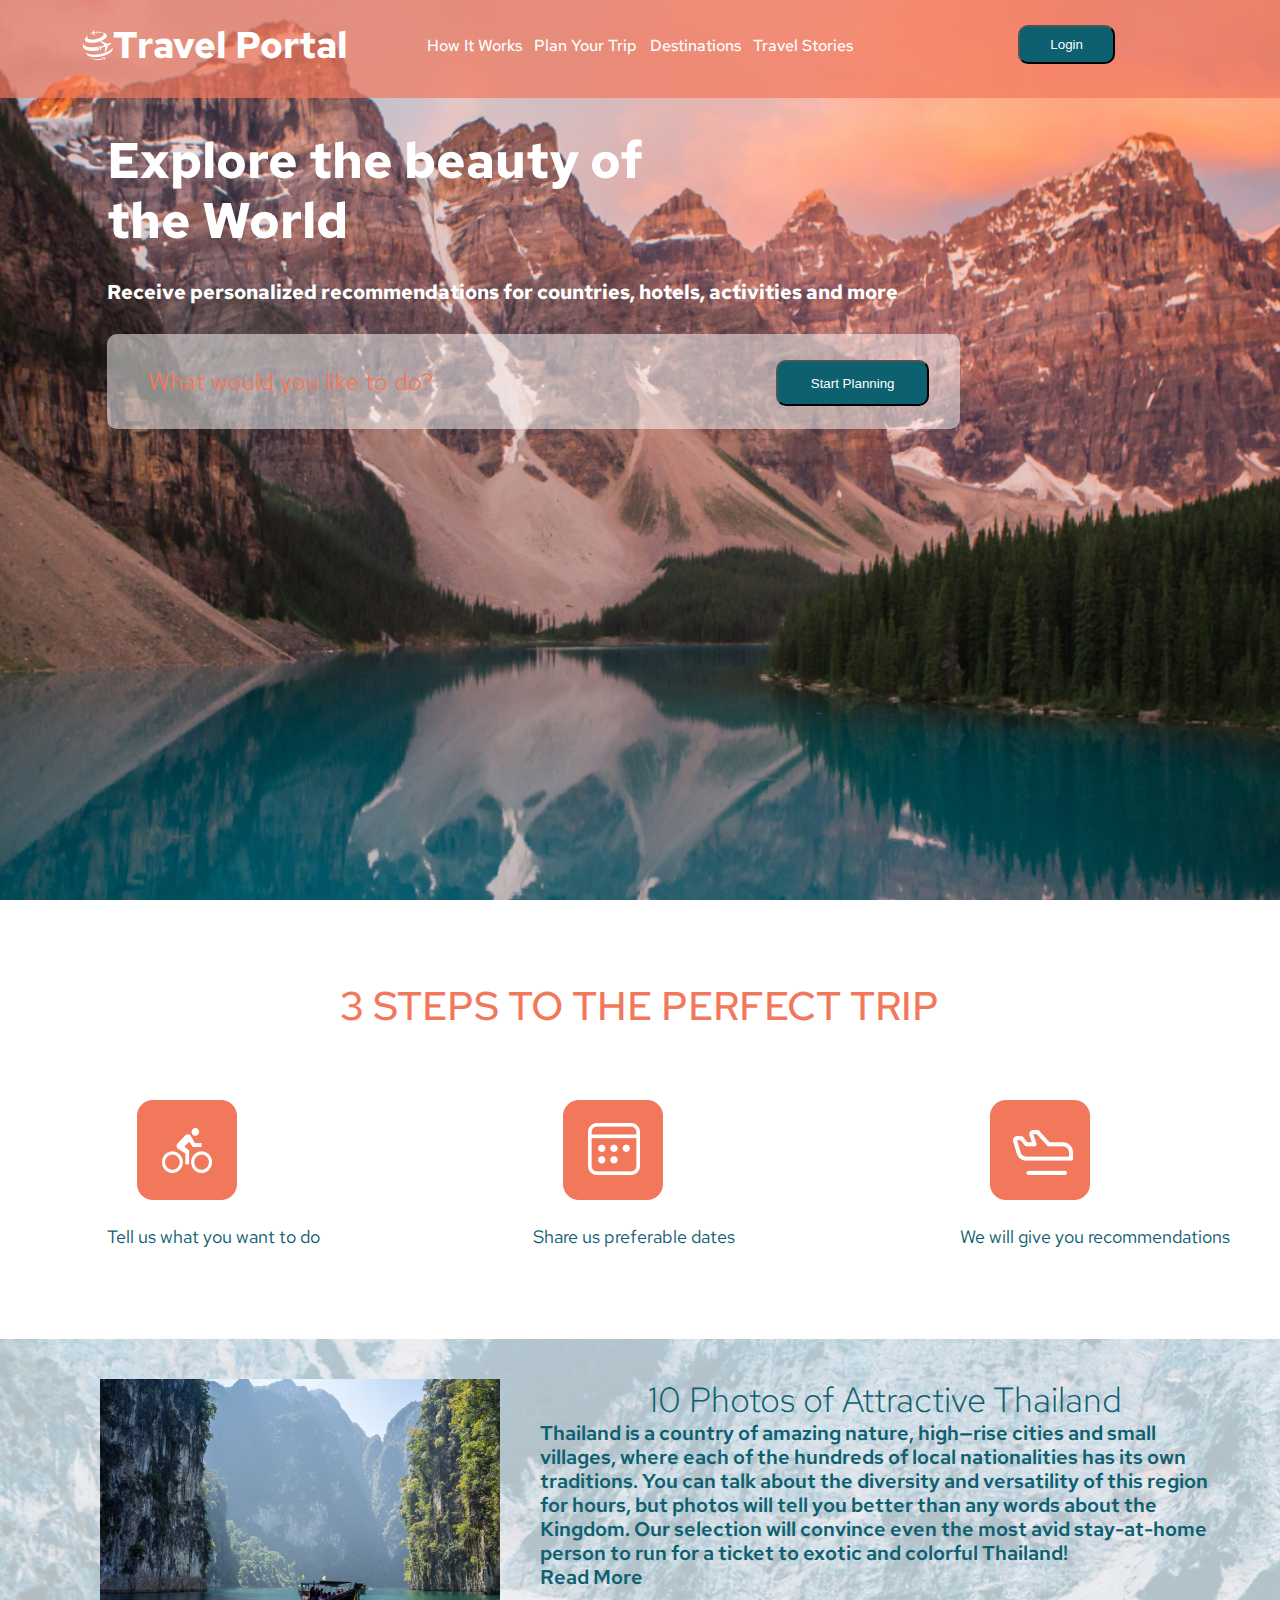
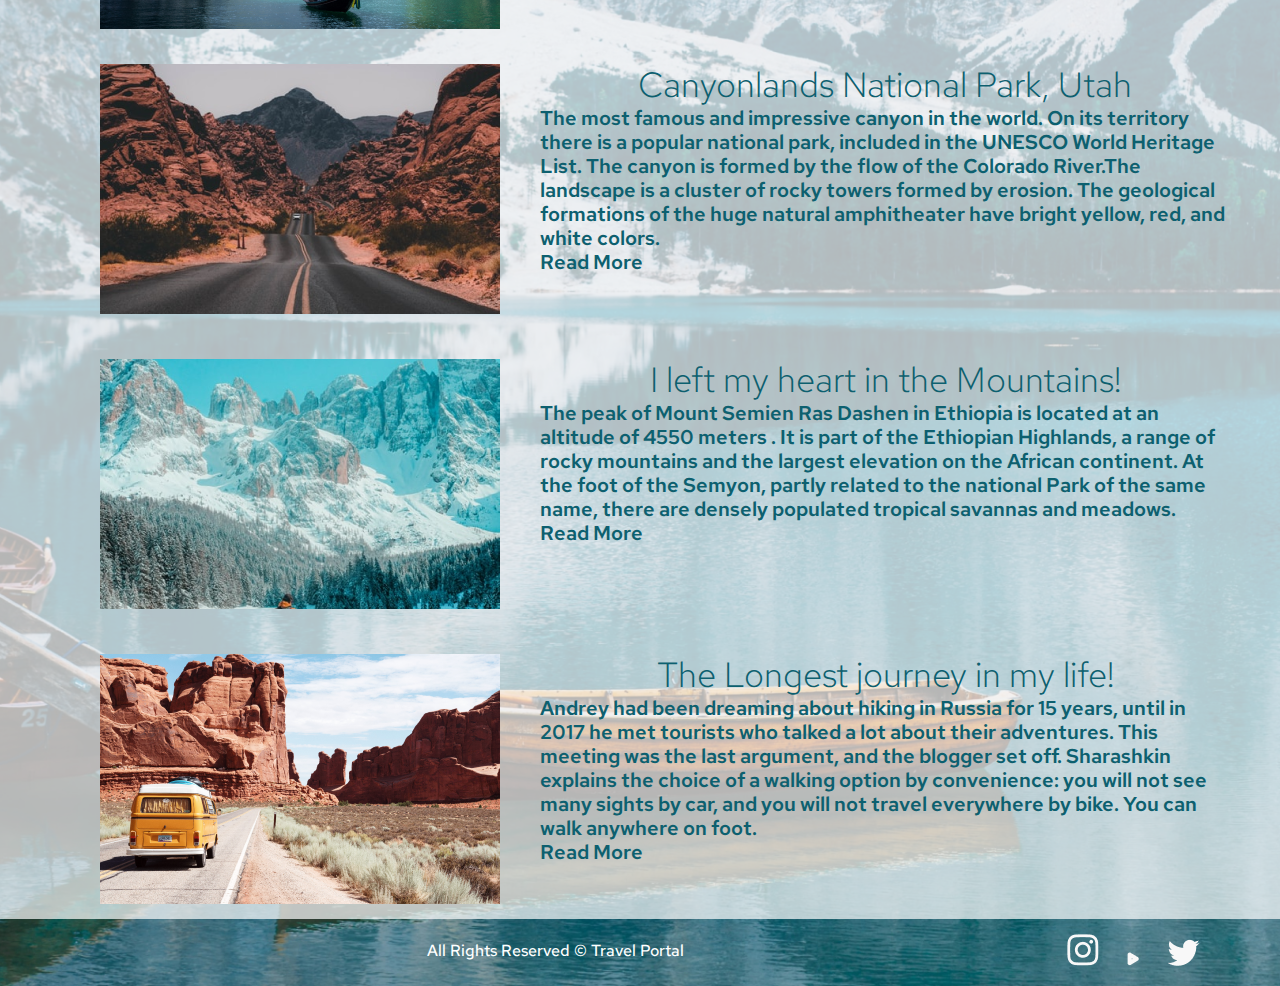
<file: travel/index.html>
<!DOCTYPE html>
<html lang="en">

<head>
    <meta charset="UTF-8" />
    <meta name="viewport" content="width=device-width, initial-scale=1.0" />
    <title>Document</title>
    <link rel="preconnect" href="https://fonts.googleapis.com" />
    <link rel="preconnect" href="https://fonts.gstatic.com" crossorigin />
    <link
        href="https://fonts.googleapis.com/css2?family=Inter:wght@400;700&family=Open+Sans:wght@500&family=Red Hat Text:wght@400;500;700&family=Tilt+Prism&display=swap"
        rel="stylesheet" />
    <link rel="stylesheet" href="style/style.css" />
</head>

<body>
    <div class="intro">
        <header class="header">
            <div class="drop">
                <div class="wra">
                    <input type="checkbox" id="chek-menu" />
                    <label for="chek-menu"></label>
                    <div class="burger-line first"></div>
                    <div class="burger-line second"></div>
                    <div class="burger-line third"></div>
                    <div class="burger-line fourth"></div>
                    <div class="nav-list_2">
                        <a href="">How It Works</a>
                        <a href="">Plan Your Trip</a>
                        <a href="">Destinations</a>
                        <a href="">Travel Stories</a>
                    </div>
                </div>
            </div>
            <div class="navig_1">
                <div class="zag_1">
                    <img src="img/vector.png" alt="" />
                    <h3>Travel Portal</h3>
                </div>
            </div>
            <div class="navig_2">
                <div class="zag_2">
                    <a href="">How It Works</a>
                    <a href="">Plan Your Trip</a>
                    <a href="">Destinations</a>
                    <a href="">Travel Stories</a>
                </div>
            </div>
            <div class="navig_3">
                <div class="zag_3">
                    <button class="last">Login</button>
                </div>
            </div>
        </header>
        <div class="container">
            <div class="main_nav">
                <div class="fraza_1">
                    <h1>Explore the beauty of <br> the World</h1>
                </div>
                <div class="fraza_2">
                    <p>
                        Receive personalized recommendations for countries, hotels,
                        activities and more
                    </p>
                </div>
                <div class="fraza_3">
                    <div class="fraza_3_1">
                        <div class="fraza_3_2">
                            <p>What would you like to do?</p>
                        </div>
                        <div class="input_1">
                            <button type="submit">Start Planning</button>
                        </div>
                    </div>
                </div>
            </div>
        </div>
    </div>
    <div class="main">
        <section class="trip_good">
            <div class="container">
                <div class="head_main">
                    <div class="head_of_treap">
                        <h2>3 STEPS TO THE PERFECT TRIP</h2>
                    </div>
                    <div class="treap_card_1">
                        <div class="bad_img_1">
                            <div class="trea_img_1">
                                <img class="bike" src="img/Vector_1.png" alt="">
                            </div>
                        </div>
                        <p>Tell us what you want to do</p>
                    </div>
                    <div class="treap_card_2">
                        <div class="bad_img_2">
                            <div class="trea_img_2">
                                <img class="karta" src="img/Vector_2.png" alt="">
                            </div>
                        </div>
                        <p>Share us preferable dates </p>
                    </div>
                    <div class="treap_card_3">
                        <div class="bad_img_3">
                            <div class="trea_img_3">
                                <img class="flye" src="img/Vector_3.png" alt="">
                            </div>
                        </div>
                        <p>We will give you recommendations</p>
                    </div>
                </div>
            </div>
        </section>
        <section class="story">
            <div class="container">
                <div class="many_story">
                    <div class="story_1">
                        <div class="story_1_img">
                            <img src="img/lodka.png" alt="">
                        </div>
                        <div class="story_1_text">
                            <h5>10 Photos of Attractive Thailand</h5>
                            <p>Thailand is a country of amazing nature, high—rise cities and small villages, where each
                                of the hundreds of local nationalities has its own traditions. You can talk about the
                                diversity and versatility of this region for hours, but photos will tell you better than
                                any words about the Kingdom. Our selection will convince even the most avid stay-at-home
                                person to run for a ticket to exotic and colorful Thailand! <br> <a href="#">Read More</a></p>
                        </div>
                    </div>
                    <div class="story_2">
                        <div class="story_2_img">
                            <img src="img/road.png" alt="">
                        </div>
                        <div class="story_2_text">
                            <h5>Canyonlands National Park, Utah</h5>
                            <p>The most famous and impressive canyon in the world. On its territory there is a popular
                                national park, included in the UNESCO World Heritage List. The canyon is formed by the
                                flow of the Colorado River.The landscape is a cluster of rocky towers formed by erosion.
                                The geological formations of the huge natural amphitheater have bright yellow, red, and
                                white colors. <br> <a href="#">Read More</a></p>
                        </div>
                    </div>
                    <div class="story_3">
                        <div class="story_3_img">
                            <img src="img/forest.png" alt="">
                        </div>
                        <div class="story_3_text">
                            <h5>I left my heart in the Mountains!</h5>
                            <p>The peak of Mount Semien Ras Dashen in Ethiopia is located at an altitude of 4550 meters
                                . It is part of the Ethiopian Highlands, a range of rocky mountains and the largest
                                elevation on the African continent. At the foot of the Semyon, partly related to the
                                national Park of the same name, there are densely populated tropical savannas and
                                meadows. <br><a href="">Read More</a></p>
                        </div>
                    </div>
                    <div class="story_4">
                        <div class="story_4_img">
                            <img src="img/sun.png" alt="">
                        </div>
                        <div class="story_4_text">
                            <h5>The Longest journey in my life!</h5>
                            <p>Andrey had been dreaming about hiking in Russia for 15 years, until in 2017 he met
                                tourists who talked a lot about their adventures. This meeting was the last argument,
                                and the blogger set off. Sharashkin explains the choice of a walking option by
                                convenience: you will not see many sights by car, and you will not travel everywhere by
                                bike. You can walk anywhere on foot. <br><a href="">Read More</a></p>
                        </div>
                    </div>
                </div>
            </div>
            <footer>
                <div class="fot_main">
                    <div class="fot_1">
                        <h3>All Rights Reserved © Travel Portal</h3>
                    </div>
                    <div class="fot_2">
                        <a href=""><img class="fot_2_1" src="./img/insta.png" alt=""></a>
                        <a href=""><img class="fot_2_2" src="./img/ytub.png" alt=""></a>
                        <a href=""><img class="fot_2_3" src="./img/twiter.png" alt=""></a>
                    </div>
                </div>
            </footer>
        </section>
    </div>
</body>

</html>
</file>
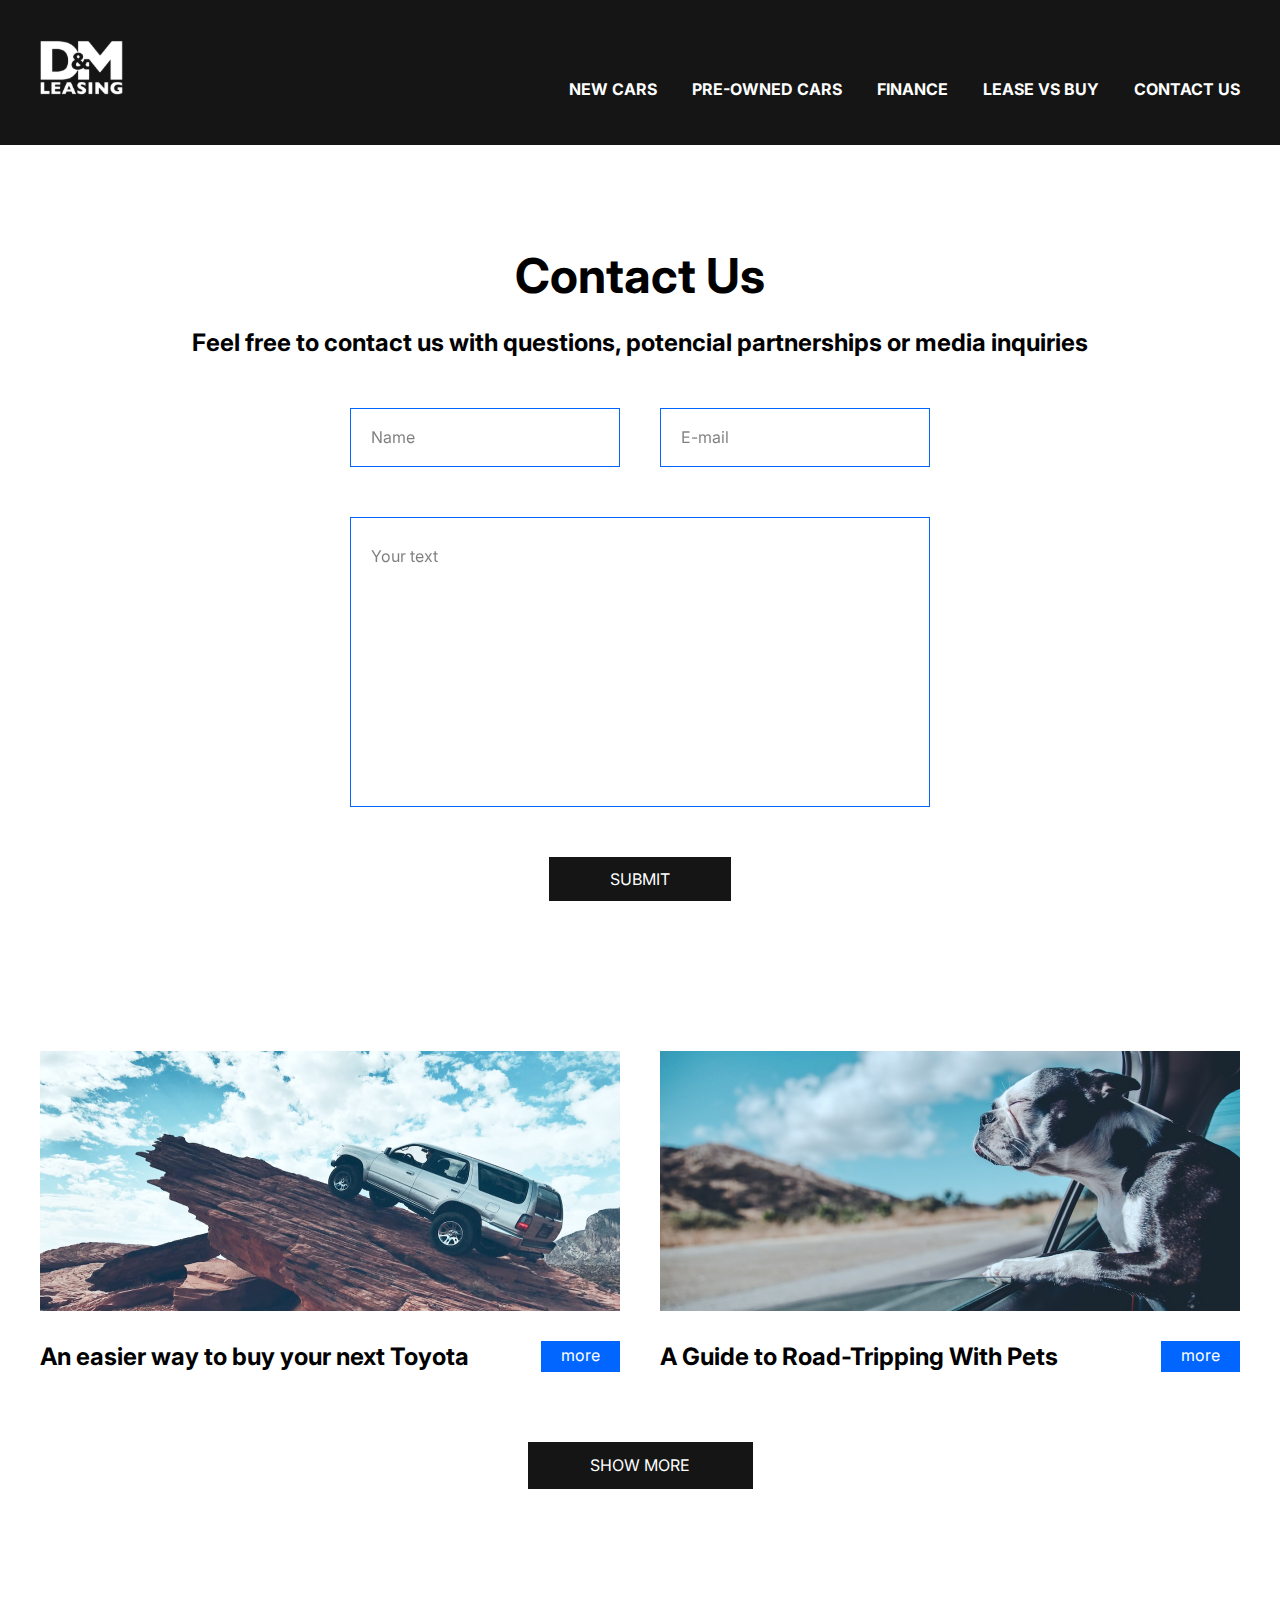
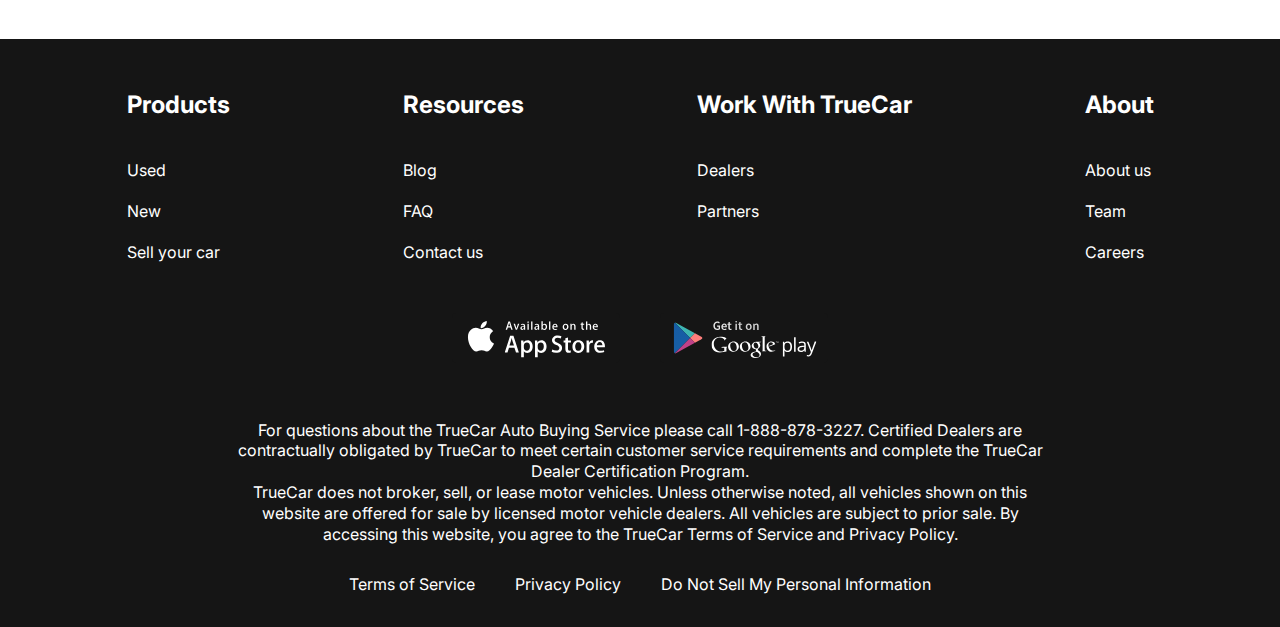
<file: cars/contacts.html>
<!DOCTYPE html>
<html lang="en">
  <head>
    <meta charset="UTF-8" />
    <meta name="viewport" content="width=device-width, initial-scale=1.0" />
    <link rel="preconnect" href="https://fonts.googleapis.com" />
    <link rel="preconnect" href="https://fonts.gstatic.com" crossorigin />
    <link
      href="https://fonts.googleapis.com/css2?family=Inter:wght@400;700&family=Open+Sans:wght@500&family=Red+Hat+Text:wght@400;500;700&family=Tilt+Prism&display=swap"
      rel="stylesheet"
    />
    <link rel="stylesheet" href="css/style.css" />
    <title>Document</title>
  </head>

  <body>
    <div class="wrapper">
      <header class="header">
        <div class="container">
          <div class="header_inner">
            <a href="index.html" class="logo">
              <img class="logo_img" src="img/logo.svg" alt="" />
            </a>
            <nav class="menu">
                <button class="menu__btn">
                  <span></span>
                  <span></span>
                  <span></span>
                </button>
              <ul class="menu_list">
                <li class="menu_list_item">
                  <a href="new-car.html" class="menu_list_link">NEW CARS</a>
                </li>
                <li class="menu_list_item">
                  <a href="" class="menu_list_link">PRE-OWNED CARS</a>
                </li>
                <li class="menu_list_item">
                  <a href="" class="menu_list_link">FINANCE</a>
                </li>
                <li class="menu_list_item">
                  <a href="" class="menu_list_link">LEASE VS BUY</a>
                </li>
                <li class="menu_list_item">
                  <a href="" class="menu_list_link">CONTACT US</a>
                </li>
              </ul>
            </nav>
          </div>
        </div>
      </header>
      <div class="main main">
        <section class="contacts">
          <div class="container">
            <h2 class="section-title contacts__title">Contact Us</h2>
            <p class="contacts__text">
              Feel free to contact us with questions, potencial partnerships or
              media inquiries
            </p>
            <form class="form" action="#">
              <input type="text" class="form__input" placeholder="Name">
              <input type="email" class="form__input" placeholder="E-mail">
              <textarea class="form__textarea" placeholder="Your text"></textarea>
              <button class="form__btn" type="submit">SUBMIT</button>
            </form>
          </div>
        </section>
        <section class="blog">
          <div class="container">
            <div class="blog__items">
              <div class="blog__item">
                <img class="blog__item-img" src="img/blog-1.jpg" alt="">
                <h4 class="blog__item-title">An easier way to buy your next Toyota</h4>
                <a href="" class="blog__item-link">more</a>
              </div>
              <div class="blog__item">
                <img class="blog__item-img" src="img/blog-2.jpg" alt="">
                <h4 class="blog__item-title">A Guide to Road-Tripping With Pets</h4>
                <a href="" class="blog__item-link">more</a>
              </div>
            </div>
            <a href="#" class="show-link">SHOW MORE</a>
          </div>
        </section>
      </div>
      <div class="footer">
        <div class="container">
          <nav class="footer__menu">
            <ul class="footer__menu__list">
              <li class="footer__menu-item">
                <p class="footer__menu-title">Products</p>
              </li>
              <li class="footer__menu-item">
                <a href="#" class="footer__menu-link">Used</a>
              </li>
              <li class="footer__menu-item">
                <a href="#" class="footer__menu-link">New</a>
              </li>
              <li class="footer__menu-item">
                <a href="#" class="footer__menu-link">Sell your car</a>
              </li>
            </ul>
            <ul class="footer__menu__list">
              <li class="footer__menu-item">
                <p class="footer__menu-title">Resources</p>
              </li>
              <li class="footer__menu-item">
                <a href="#" class="footer__menu-link">Blog</a>
              </li>
              <li class="footer__menu-item">
                <a href="#" class="footer__menu-link">FAQ</a>
              </li>
              <li class="footer__menu-item">
                <a href="#" class="footer__menu-link">Contact us</a>
              </li>
            </ul>
            <ul class="footer__menu__list">
              <li class="footer__menu-item">
                <p class="footer__menu-title">Work With TrueCar</p>
              </li>
              <li class="footer__menu-item">
                <a href="#" class="footer__menu-link">Dealers</a>
              </li>
              <li class="footer__menu-item">
                <a href="#" class="footer__menu-link">Partners</a>
              </li>
            </ul>
            <ul class="footer__menu__list">
              <li class="footer__menu-item">
                <p class="footer__menu-title">About</p>
              </li>
              <li class="footer__menu-item">
                <a href="#" class="footer__menu-link">About us</a>
              </li>
              <li class="footer__menu-item">
                <a href="#" class="footer__menu-link">Team</a>
              </li>
              <li class="footer__menu-item">
                <a href="#" class="footer__menu-link">Careers</a>
              </li>
            </ul>
          </nav>
          <ul class="app">
            <li class="app__item">
              <a href="" class="app__item-link">
                <img class="app__item-img" src="img/appstore.svg" alt="" />
              </a>
            </li>
            <li class="app__item">
              <a href="" class="app__item-link">
                <img class="app__item-img" src="img/googleplay.svg" alt="" />
              </a>
            </li>
          </ul>
          <div class="footer__copy">
            <p class="footer__copy-text">
              For questions about the TrueCar Auto Buying Service please call
              1-888-878-3227. Certified Dealers are contractually obligated by
              TrueCar to meet certain customer service requirements and complete
              the TrueCar Dealer Certification Program.
            </p>
            <p class="footer__copy-text">
              TrueCar does not broker, sell, or lease motor vehicles. Unless
              otherwise noted, all vehicles shown on this website are offered
              for sale by licensed motor vehicle dealers. All vehicles are
              subject to prior sale. By accessing this website, you agree to the
              TrueCar Terms of Service and Privacy Policy.
            </p>
          </div>
          <nav class="copy__nav">
            <ul class="copy__nav-list">
              <li class="copy__nav-item">
                <a href="#" class="copy__nav-link">Terms of Service</a>
              </li>
              <li class="copy__nav-item">
                <a href="#" class="copy__nav-link">Privacy Policy</a>
              </li>
              <li class="copy__nav-item">
                <a href="#" class="copy__nav-link"
                  >Do Not Sell My Personal Information</a
                >
              </li>
            </ul>
          </nav>
        </div>
      </div>
    </div>
    <script src="js/main.js"></script>
  </body>
</html>
</file>
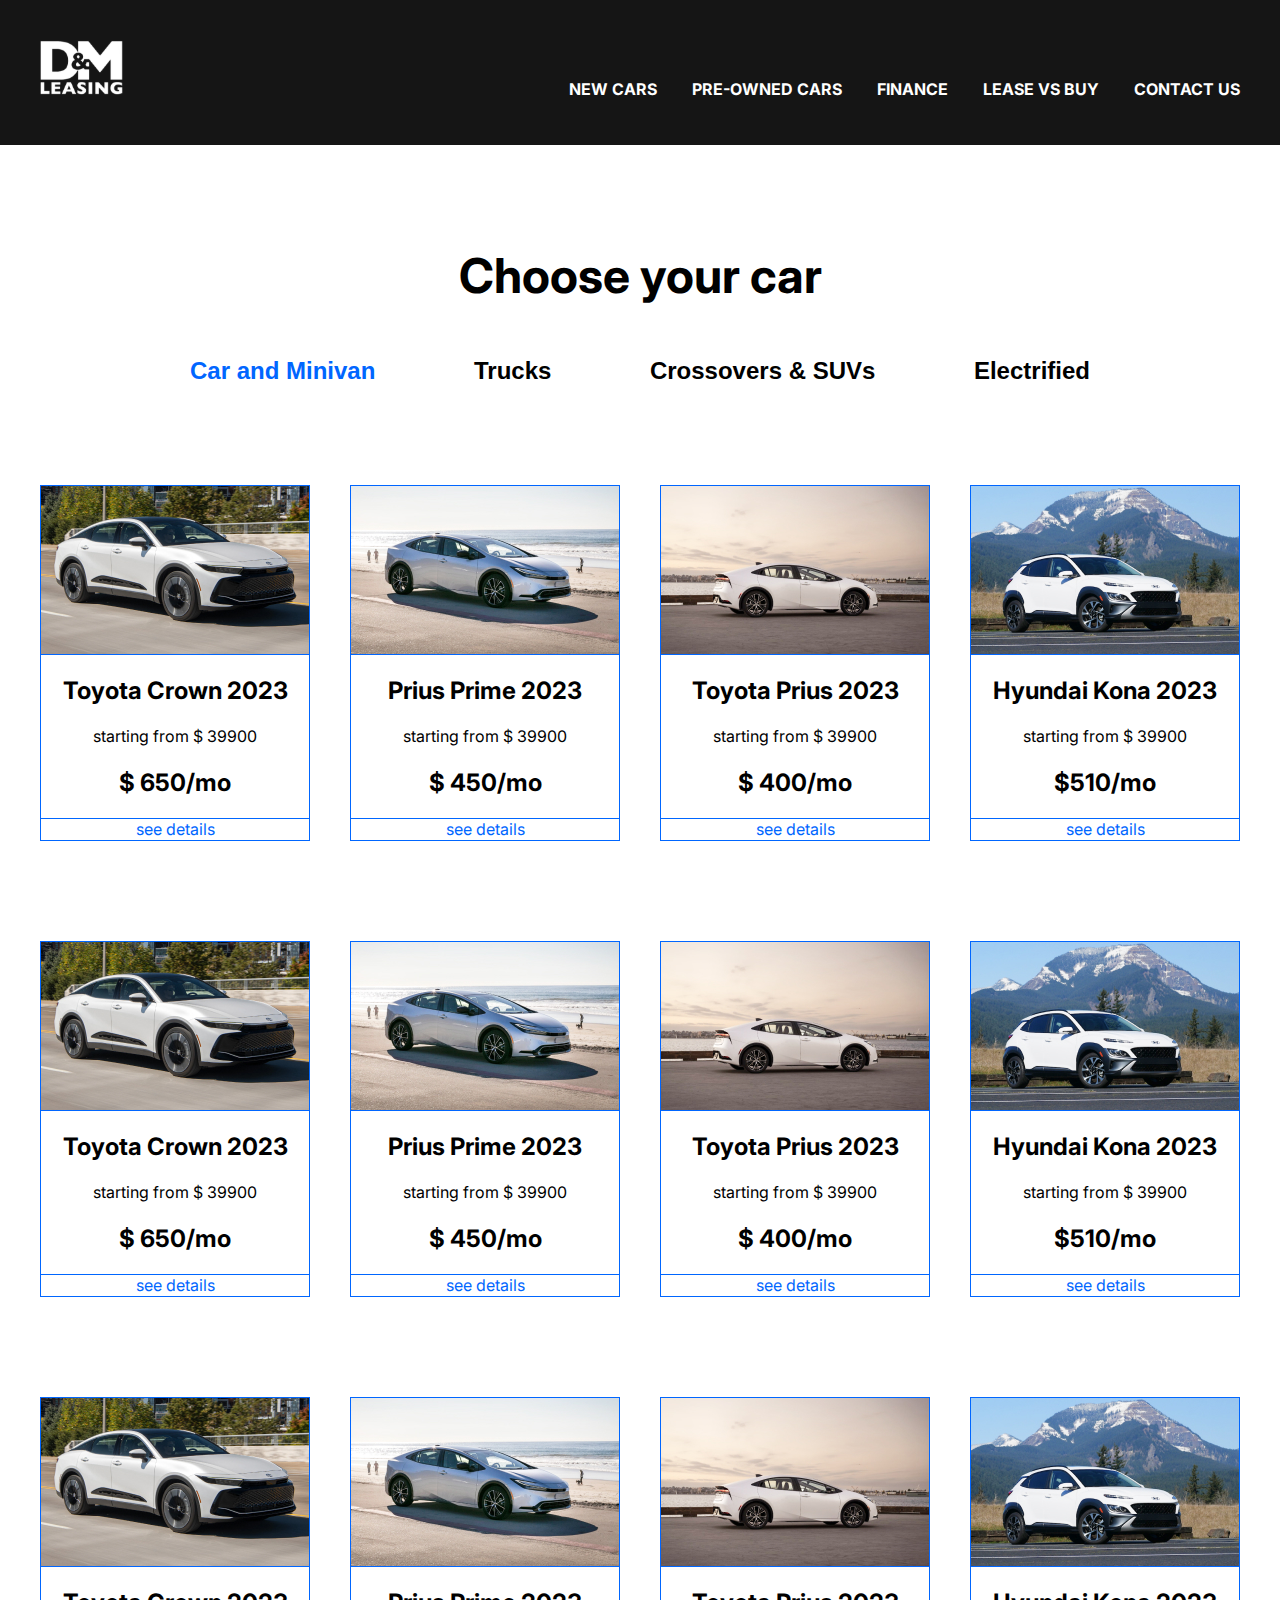
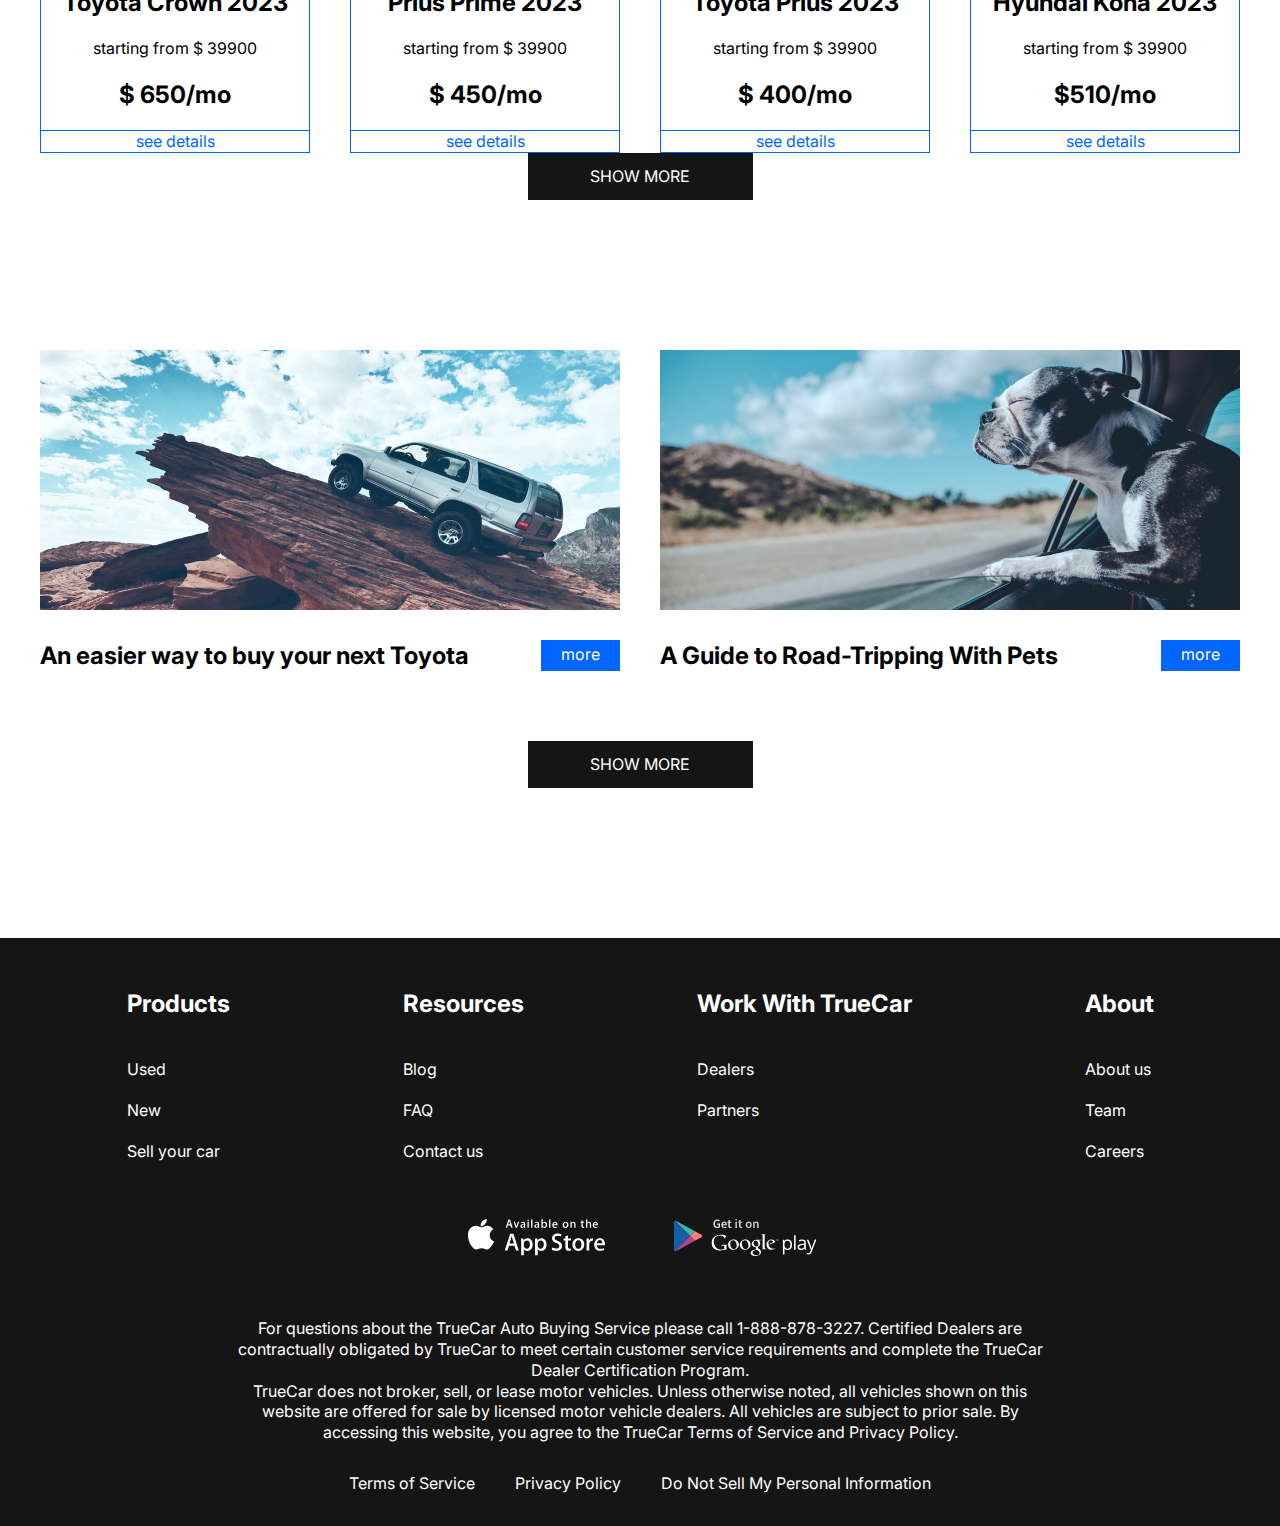
<file: cars/new-car.html>
<!DOCTYPE html>
<html lang="en">
  <head>
    <meta charset="UTF-8" />
    <meta name="viewport" content="width=device-width, initial-scale=1.0" />
    <link rel="preconnect" href="https://fonts.googleapis.com" />
    <link rel="preconnect" href="https://fonts.gstatic.com" crossorigin />
    <link
      href="https://fonts.googleapis.com/css2?family=Inter:wght@400;700&family=Open+Sans:wght@500&family=Red+Hat+Text:wght@400;500;700&family=Tilt+Prism&display=swap"
      rel="stylesheet"
    />
    <link rel="stylesheet" href="css/style.css" />
    <title>Document</title>
  </head>

  <body>
    <div class="wrapper">
      <header class="header">
        <div class="container">
          <div class="header_inner">
            <a href="index.html" class="logo">
              <img class="logo_img" src="img/logo.svg" alt="" />
            </a>
            <nav class="menu">
              <button class="menu__btn">
                <span></span>
                <span></span>
                <span></span>
              </button>
              <ul class="menu_list">
                <li class="menu_list_item">
                  <a href="new-car.html" class="menu_list_link">NEW CARS</a>
                </li>
                <li class="menu_list_item">
                  <a href="" class="menu_list_link">PRE-OWNED CARS</a>
                </li>
                <li class="menu_list_item">
                  <a href="" class="menu_list_link">FINANCE</a>
                </li>
                <li class="menu_list_item">
                  <a href="" class="menu_list_link">LEASE VS BUY</a>
                </li>
                <li class="menu_list_item">
                  <a href="contacts.html" class="menu_list_link">CONTACT US</a>
                </li>
              </ul>
            </nav>
          </div>
        </div>
      </header>
      <div class="main main">
        <section class="choose">
          <div class="container">
            <h2 class="section-title">Choose your car</h2>
            <div class="tabs">
              <div class="tabs__btn">
                <button class="tabs__btn-item tabs__btn-item--active">Car and Minivan</button>
                <button class="tabs__btn-item">Trucks</button>
                <button class="tabs__btn-item">Crossovers & SUVs</button>
                <button class="tabs__btn-item">Electrified</button>
              </div>
              <div class="tabs__content">
                <div class="tabs__content-item">
                  <div class="card">
                    <img class="card__img" src="img/card-1.jpg" alt="">
                    <div class="card__content">
                      <h4 class="card__title">Toyota Crown 2023</h4>
                      <p class="card__text">starting from $ 39900</p>
                      <p class="card__price">$ 650/mo</p>
                    </div>
                    <a href="#" class="card__link">see details</a>
                  </div>
                  <div class="card">
                    <img class="card__img" src="img/card-2.jpg" alt="">
                    <div class="card__content">
                      <h4 class="card__title">Prius Prime 2023</h4>
                      <p class="card__text">starting from $ 39900</p>
                      <p class="card__price"> $ 450/mo</p>
                    </div>
                    <a href="#" class="card__link">see details</a>
                  </div>
                  <div class="card">
                    <img class="card__img" src="img/card-3.jpg" alt="">
                    <div class="card__content">
                      <h4 class="card__title">Toyota Prius 2023</h4>
                      <p class="card__text">starting from $ 39900</p>
                      <p class="card__price"> $ 400/mo</p>
                    </div>
                    <a href="#" class="card__link">see details</a>
                  </div>
                  <div class="card">
                    <img class="card__img" src="img/card-4.jpg" alt="">
                    <div class="card__content">
                      <h4 class="card__title">Hyundai Kona 2023</h4>
                      <p class="card__text">starting from $ 39900</p>
                      <p class="card__price">$510/mo</p>
                    </div>
                    <a href="#" class="card__link">see details</a>
                  </div>
                  <div class="card">
                    <img class="card__img" src="img/card-1.jpg" alt="">
                    <div class="card__content">
                      <h4 class="card__title">Toyota Crown 2023</h4>
                      <p class="card__text">starting from $ 39900</p>
                      <p class="card__price">$ 650/mo</p>
                    </div>
                    <a href="#" class="card__link">see details</a>
                  </div>
                  <div class="card">
                    <img class="card__img" src="img/card-2.jpg" alt="">
                    <div class="card__content">
                      <h4 class="card__title">Prius Prime 2023</h4>
                      <p class="card__text">starting from $ 39900</p>
                      <p class="card__price"> $ 450/mo</p>
                    </div>
                    <a href="#" class="card__link">see details</a>
                  </div>
                  <div class="card">
                    <img class="card__img" src="img/card-3.jpg" alt="">
                    <div class="card__content">
                      <h4 class="card__title">Toyota Prius 2023</h4>
                      <p class="card__text">starting from $ 39900</p>
                      <p class="card__price"> $ 400/mo</p>
                    </div>
                    <a href="#" class="card__link">see details</a>
                  </div>
                  <div class="card">
                    <img class="card__img" src="img/card-4.jpg" alt="">
                    <div class="card__content">
                      <h4 class="card__title">Hyundai Kona 2023</h4>
                      <p class="card__text">starting from $ 39900</p>
                      <p class="card__price">$510/mo</p>
                    </div>
                    <a href="#" class="card__link">see details</a>
                  </div>
                  <div class="card">
                    <img class="card__img" src="img/card-1.jpg" alt="">
                    <div class="card__content">
                      <h4 class="card__title">Toyota Crown 2023</h4>
                      <p class="card__text">starting from $ 39900</p>
                      <p class="card__price">$ 650/mo</p>
                    </div>
                    <a href="#" class="card__link">see details</a>
                  </div>
                  <div class="card">
                    <img class="card__img" src="img/card-2.jpg" alt="">
                    <div class="card__content">
                      <h4 class="card__title">Prius Prime 2023</h4>
                      <p class="card__text">starting from $ 39900</p>
                      <p class="card__price"> $ 450/mo</p>
                    </div>
                    <a href="#" class="card__link">see details</a>
                  </div>
                  <div class="card">
                    <img class="card__img" src="img/card-3.jpg" alt="">
                    <div class="card__content">
                      <h4 class="card__title">Toyota Prius 2023</h4>
                      <p class="card__text">starting from $ 39900</p>
                      <p class="card__price"> $ 400/mo</p>
                    </div>
                    <a href="#" class="card__link">see details</a>
                  </div>
                  <div class="card">
                    <img class="card__img" src="img/card-4.jpg" alt="">
                    <div class="card__content">
                      <h4 class="card__title">Hyundai Kona 2023</h4>
                      <p class="card__text">starting from $ 39900</p>
                      <p class="card__price">$510/mo</p>
                    </div>
                    <a href="#" class="card__link">see details</a>
                  </div>
                </div>
              </div>
            </div>
            <a href="#" class="show-link">SHOW MORE</a>
          </div>
        </section>
        <section class="blog">
          <div class="container">
            <div class="blog__items">
              <div class="blog__item">
                <img class="blog__item-img" src="img/blog-1.jpg" alt="">
                <h4 class="blog__item-title">An easier way to buy your next Toyota</h4>
                <a href="" class="blog__item-link">more</a>
              </div>
              <div class="blog__item">
                <img class="blog__item-img" src="img/blog-2.jpg" alt="">
                <h4 class="blog__item-title">A Guide to Road-Tripping With Pets</h4>
                <a href="" class="blog__item-link">more</a>
              </div>
            </div>
            <a href="#" class="show-link">SHOW MORE</a>
          </div>
        </section>
      </div>
      <div class="footer">
        <div class="container">
          <nav class="footer__menu">
            <ul class="footer__menu__list">
              <li class="footer__menu-item">
                <p class="footer__menu-title">Products</p>
              </li>
              <li class="footer__menu-item">
                <a href="#" class="footer__menu-link">Used</a>
              </li>
              <li class="footer__menu-item">
                <a href="#" class="footer__menu-link">New</a>
              </li>
              <li class="footer__menu-item">
                <a href="#" class="footer__menu-link">Sell your car</a>
              </li>
            </ul>
            <ul class="footer__menu__list">
              <li class="footer__menu-item">
                <p class="footer__menu-title">Resources</p>
              </li>
              <li class="footer__menu-item">
                <a href="#" class="footer__menu-link">Blog</a>
              </li>
              <li class="footer__menu-item">
                <a href="#" class="footer__menu-link">FAQ</a>
              </li>
              <li class="footer__menu-item">
                <a href="#" class="footer__menu-link">Contact us</a>
              </li>
            </ul>
            <ul class="footer__menu__list">
              <li class="footer__menu-item">
                <p class="footer__menu-title">Work With TrueCar</p>
              </li>
              <li class="footer__menu-item">
                <a href="#" class="footer__menu-link">Dealers</a>
              </li>
              <li class="footer__menu-item">
                <a href="#" class="footer__menu-link">Partners</a>
              </li>
            </ul>
            <ul class="footer__menu__list">
              <li class="footer__menu-item">
                <p class="footer__menu-title">About</p>
              </li>
              <li class="footer__menu-item">
                <a href="#" class="footer__menu-link">About us</a>
              </li>
              <li class="footer__menu-item">
                <a href="#" class="footer__menu-link">Team</a>
              </li>
              <li class="footer__menu-item">
                <a href="#" class="footer__menu-link">Careers</a>
              </li>
            </ul>
          </nav>
          <ul class="app">
            <li class="app__item">
              <a href="" class="app__item-link">
                <img class="app__item-img" src="img/appstore.svg" alt="" />
              </a>
            </li>
            <li class="app__item">
              <a href="" class="app__item-link">
                <img class="app__item-img" src="img/googleplay.svg" alt="" />
              </a>
            </li>
          </ul>
          <div class="footer__copy">
            <p class="footer__copy-text">
              For questions about the TrueCar Auto Buying Service please call
              1-888-878-3227. Certified Dealers are contractually obligated by
              TrueCar to meet certain customer service requirements and complete
              the TrueCar Dealer Certification Program.
            </p>
            <p class="footer__copy-text">
              TrueCar does not broker, sell, or lease motor vehicles. Unless
              otherwise noted, all vehicles shown on this website are offered
              for sale by licensed motor vehicle dealers. All vehicles are
              subject to prior sale. By accessing this website, you agree to the
              TrueCar Terms of Service and Privacy Policy.
            </p>
          </div>
          <nav class="copy__nav">
            <ul class="copy__nav-list">
              <li class="copy__nav-item">
                <a href="#" class="copy__nav-link">Terms of Service</a>
              </li>
              <li class="copy__nav-item">
                <a href="#" class="copy__nav-link">Privacy Policy</a>
              </li>
              <li class="copy__nav-item">
                <a href="#" class="copy__nav-link">Do Not Sell My Personal Information</a>
              </li>
            </ul>
          </nav>
        </div>
      </div>
    </div>
    <script src="js/main.js"></script>
  </body>
</html>
</file>
<file: avatar/css/style.css>
html {
    box-sizing: border-box;
}

*,
*::after,
*::before {
    box-sizing: inherit;
}

@font-face {
    font-family: 'Corporate-A-Bold';
    font-style: normal;
    font-weight: 700;
    src: url('../fonts/Corporate-A-Bold.woff2') format('woff2'),
         url('../fonts/Corporate-A-Bold.woff') format('woff');
}

body {
    font-family: 'Roboto', sans-serif;
    background-color: #070A1B;
    font-size: 16px;
    line-height: 120%;
    font-weight: 400;
    color: #fff;
    background: linear-gradient(180deg, #070A1B 0%, #2A3170 100%)
}

a {
    text-decoration: none;
    color: inherit;
}

img {
    max-width: 100%;
}

button {
    background-color: transparent;
    border: none;
    padding: 0;
    cursor: pointer;
}

ul {
    list-style: none;
}

.container {
    max-width: 1220px;
    margin: 0 auto;
    padding: 0 10px;
}

.header {
    background: #070A1B;
}

.header__top {
    display: flex;
    justify-content: space-between;
    align-items: center;
    height: 100px;
}

.header__logo {
    margin-left: 115px;
}

.list {
    display: flex;
}

.list__item + .list__item {
    margin-left: 30px;
}

.list__link {
    width: 40px;
    height: 40px;
    display: flex;
    justify-content: center;
    align-items: center;
    border-radius: 50%;
    transition: background .3s;
}

.list__link:hover {
    background-color: #C1A1D2;
}

.header__content {
    background-image: url(../images/header-bg.png);
    min-height: calc(100vh - 100px);
    background-position: center;
    background-repeat: no-repeat;
    background-size: cover;
    display: flex;
    flex-direction: column;
    align-items: center;
    justify-content: flex-end;
    position: relative;
}

.header__content::before {
    content: "";
    background-image: url('../images/decor.svg');
    width: 50px;
    height: 50px;
    position: absolute;
    left: 50%;
    transform: translateX(-50%);
    bottom: -25px;
}

.title {
    font-family: 'Corporate-A-Bold';
    margin-bottom: 5px;
    font-size: 72px;
    line-height: 120%;
    text-shadow: 0px 4px 4px rgba(0, 0, 0, 0.25);
}

.title-descr {
    font-size: 24px;
    text-shadow: 0px 4px 4px rgba(0, 0, 0, 0.25);
    margin-bottom: 50px;
}

.footer {
    background: #070A1B;
}

.footer__inner {
    display: flex;
    justify-content: space-between;
    align-items: center;
    height: 300px;
}

.concept {
    padding-top: 150px;
    margin-bottom: 150px;
}

.concept__inner {
    max-width: 900px;
    margin-left: auto;
}

.section__title {
    margin-bottom: 25px;
    text-transform: uppercase;
    color: #F402A2;
    font-size: 18px;
    font-family: 'Corporate-A-Bold';
}

.concept__text {
    font-size: 24px;
    margin-bottom: 25px;
    line-height: 120%;
}

.premier {
    margin-bottom: 150px;
}

.premier__inner {
    display: flex;
    gap: 60px;  
}

.premier__text {
    margin-bottom: 21px;
}

.premier__img {
    margin-bottom: 20px;
}

.premier__btn {
    display: block;
    width: 100%;
    font-size: 18px;
    font-weight: 700;
    line-height: 120%;
    color: #F402A2;
    font-family: 'Corporate-A-Bold';
    text-transform: uppercase;
    padding: 14px;
    border: 1px solid  #F402A2;
    text-align: center;
    transition: all .3s;
}

.premier__btn:hover {
    color: #53A1CB;
    border: 1px solid #53A1CB;
}

.video {
    margin-bottom: 150px;
}

.video__img {
    margin-bottom: 25px;
}

.video__btn {
    display: flex;
    font-size: 18px;
    font-weight: 700;
    line-height: 120%;
    color: #F402A2;
    font-family: 'Corporate-A-Bold';
    text-transform: uppercase;
    padding: 14px;
    border: 1px solid  #F402A2;
    transition: all .3s;
    align-items: flex-end;
    justify-content: center;
    width: 100%;
    gap: 10px;
}

.video__btn span {
    padding-top: 2px;
}

.video__btn:hover {
    color: #53A1CB;
    border: 1px solid #53A1CB;
}

.video__btn path {
    transition: all .3s;
}

.video__btn:hover path {
    fill: #53A1CB;
}

.design__interior {
    display: grid;
    grid-template-columns: 255px 255px auto 330px;
    grid-template-rows: auto auto;
    gap: 14px 44px;
    margin-bottom: 100px;
}

.design__interior-img {
    grid-column: 2/-1;
}

.design__cell-one {
    grid-row: 1/3;
}

.design__cell-two {
    grid-row-end: -1;
    display: flex;
    align-items: flex-end;
}

.design__cell-three {
    grid-row-end: -1;
    grid-column-end: -1;
    display: flex;
    align-items: flex-end;
}

.design__cell-text {
    margin-bottom: 15px;
}

.design__box {
    max-width: 590px;
    padding: 0 10px;
    display: flex;
    gap: 60px;
    margin: 150px auto;
}

.design__box-column {
    width: 255px;
}

.design__box-text {
    margin-bottom: 15px;
}

.design__img {
    width: 100%;
    display: block;
    object-fit: cover;
    margin: 0 auto;
}

@media (max-width: 1366px) {
    .footer__inner {
        height: 150px;
    }
}

@media (max-width: 1020px) {
    .design__interior {
        display: block;
    }
    .design__interior-img {
        width: 100%;
        margin-bottom: 25px;
    }
    .design__cell-three .design__interior-img{
        max-width: 100%;
        width: auto;
    }
}

@media (max-width: 768px) {
    .header__logo {
        margin-left: 0;
    }
    .logo__img {
        width: 180px;
    }
    .list__item + .list__item {
        margin-left: 15px;
    }
    .list__link {
        width: 35px;
        height: 35px;
    }
    .title {
        font-size: 55px;
    }
    .title-descr {
        font-size: 18px;
    }
    .concept {
        padding-top: 75px;
        margin-bottom: 75px;
    }
    .concept__text {
        font-size: 18px;
    }
    .premier__inner {
        display: block;
    }
    .premier,
    .video {
        margin-bottom: 75px;
    }
    .premier__img {
        width: 100%;
        margin-top: 25px;
    }
    .design__box {
        margin: 75px auto;
        display: block;
    }
    .design__box-column {
        width: 100%;
    }

}

@media (max-width: 620px) {
    .footer__inner {
        flex-wrap: wrap;
        align-content: center;
    }
    .footer .list {
        width: 100%;
        margin-top: 0;
        justify-content: center;
    }
}

@media (max-width: 520px) {
    .header__top {
        flex-wrap: wrap;
        align-content: center;
    }
    .footer__inner {
        flex-direction: column;
        padding-top: 10px;
    }
    .list {
        justify-content: center;
        padding-top: 10px;
        width: 100%;
    }
    .title {
        font-size: 34px;
    }
}
</file>
<file: cars/css/style.css>
html {
    box-sizing: border-box;
}

*,*::after, *::before{
    box-sizing: inherit;
    margin: 0;
    padding: 0;
}

html,
body{
    height: 100%;
}

ul {
    list-style: none;
}

a {
     text-decoration: none;
     color: inherit;
}
.section-title {
    margin-bottom: 50px;
    font-size: 48px;
    font-weight: 700;
    text-align: center;
}

.wrapper{
    min-height: 100%;
    display: flex;
    flex-direction: column;

}

.container{
    max-width: 1220px;
    margin: 0 auto;
    padding: 0 10px;
}

body {
    font-family: 'Inter', sans-serif;
    font-size: 16px;
    font-weight: 400;
    line-height: 1.3;
}

.header{
    background-color: #151515;
}

.header_main {
    background-color: transparent;
    position: absolute;
    z-index: 10;
    left: 0;
    right: 0;
}

.header_inner{
    padding-top: 40px;
    padding-bottom: 45px;
    display: flex;
    justify-content: space-between;
    align-items: flex-end;
}

.menu_list {
    display: flex;
    gap: 35px;

}

.menu_list_link {
    color: white;
    text-transform: uppercase;
    font-weight: 700;
}

.menu_list_link:hover {
    color: #0066ff;
}

.footer {
    background-color: #151515;
    padding: 50px 0 32px;
    color: white;
}

.footer__menu {
    display: flex;
    justify-content: space-around;
    margin-bottom: 50px;
}

.footer__menu__list {
    max-width: 250px;
}

.footer__menu-title {
    font-size: 24px;
    font-weight: 700;
    padding-bottom: 20px;
}

.footer__menu-item + .footer__menu-item{
    padding-top: 20px;
}

.app{
    display: flex;
    justify-content: center;
    gap: 40px;
    margin-bottom: 52px;
}

.footer__copy {
    max-width: 810px;
    margin: 0 auto 30px;
    text-align: center;
}

.copy__nav-list {
    display: flex;
    gap: 40px;
    justify-content: center;
}

.main {
    flex-grow: 1;
}

.top{
    color: white;
    text-align: center;
    padding-top: 250px;
    padding-bottom: 50px;
    position: absolute;
    z-index: 5;
    left: 0;
    right: 0;
}

.title {
    padding-bottom: 40px;
    font-size: 96px;
    font-weight: 700;
}

.top__link {
    background-color: #151515;
    padding: 23px;
    max-width: 430px;
    width: 100%;
    display: inline-block;
    text-transform: uppercase;
    font-size: 36px;
    font-weight: 700;
}

.swiper::after {
    content: '';
    background-color: rgba(21,21,21, 0.3);
    position: absolute;
    left: 0;
    right: 0;
    bottom: 0;
    top: 0;
}

.swiper_slide {
    background-repeat: no-repeat;
    background-size: cover;
    background-position: center;
    height: 100vh;
}

.why-lease {
    padding: 150px 0;
}

.why-lease__list {
    display: grid;
    grid-template-columns: repeat(4,1fr);
    gap: 40px;
    text-align: center;
}

.why-lease__item-img {
    margin-bottom: 30px;
}

.why-lease__item-title {
    margin-bottom: 30px;
    font-size: 24px;
    font-weight: 700;
}

.why-lease__item-text {
    text-align: left;
}

.how-does {
    padding-bottom: 150px;
}

.how-does__inner {
    max-width: 600px;
    margin: 0 auto;
}

.how__does-title {
    font-size: 24px;
    font-weight: 700;
    padding-top: 50px;
}

.how__does-list {
    padding: 50px 0 70px;
    counter-reset: myCounter;
}

.how__does-item {
    list-style-type: none;
    width: 270px;
    position: relative;
    margin-left: auto;
    padding-left: 240px;
    box-sizing: content-box;
    padding: 19px 0 19px 240px;
    min-height: 63px;
}

.how__does-item + .how__does-item {
    margin-top: 40px;
}

.how__does-item::before {
    counter-increment: myCounter;
    content: counter(myCounter);
    display: flex;
    font-size: 48px;
    font-weight: 700;
    background-color: #0066ff;
    width: 100px;
    height: 100px;
    border-radius: 50%;
    color: white;
    justify-content: center;
    align-items: center;
    position: absolute;
    left: 0;
    top: 0;
}

.video {
    padding-bottom: 150px;
}

.video__title {
    margin-bottom: 20px;
}

.video__text {
    font-size: 24px;
    margin-bottom: 50px;
    text-align: center;
    font-weight: 700;
}

.video__content {
    margin: 0 auto;
    display: block;
}

.important {
    padding-bottom: 150px;
}

.important__title {
    margin-bottom: 20px;
}

.important__text {
    max-width: 580px;
    margin: 0 auto 50px;
}

.important__list {
    display: grid;
    grid-template-columns: repeat(4,1fr);
}

.important__item-img {
    margin-bottom: 20px;
}

.important__item-text {
    text-align: left;
}

.contacts {
    padding: 100px 0 150px;
}

.contacts__title {
    margin-bottom: 20px;
}

.contacts__text {
    text-align: center;
    font-weight: 700;
    font-size: 24px;
    margin-bottom: 50px;
    padding: 0 100px;
}

.form {
    max-width: 580px;
    margin: 0 auto;
    display: flex;
    justify-content: space-between;
    flex-wrap: wrap;
}

.form__textarea {
    width: 100%;
    resize: none;
    padding: 28px 20px;
    height: 290px;
    border: 1px solid #0066ff;
    font-family: 'Inter', sans-serif;
    font-size: 16px;
    font-weight: 400;
    line-height: 1.3;
    color: #000;
    margin-bottom: 50px;
}

.form__input {
    width: 270px;
    padding: 18px 20px;
    display: inline-block;
    border: 1px solid #0066ff;
    margin-bottom: 50px;
    font-family: 'Inter', sans-serif;
    font-size: 16px;
    font-weight: 400;
    line-height: 1.3;
    color: #000;
}

.form__input::placeholder,
.form__textarea::placeholder {
    font-family: 'Inter', sans-serif;
    font-size: 16px;
    font-weight: 400;
    line-height: 1.3;
    color: #000;
    opacity: .5;
}

.form__btn {
    text-transform: uppercase;
    background-color: #151515;
    color: white;
    font-family: 'Inter', sans-serif;
    font-size: 16px;
    font-weight: 400;
    padding: 12px 61px;
    margin: 0 auto;
    border: none;
}

.blog {
    padding-bottom: 150px;
}

.blog__items {
    display: grid;
    grid-template-columns: repeat(2,1fr);
    gap: 40px;
    margin-bottom: 70px;
}

.blog__item {
    display: flex;
    justify-content: space-between;
    flex-wrap: wrap;
}

.blog__item-img {
    margin-bottom: 30px;
    width: 100%;
}

.blog__item-title {
    flex-basis: 446px;
    font-size: 24px;
    font-weight: 700;
}

.blog__item-link {
    color: white;
    background-color: #0066ff;
    padding: 4px 20px;
}

.show-link {
    text-transform: uppercase;
    background-color: #151515;
    padding: 13px;
    color: white;
    width: 225px;
    margin: 0 auto;
    text-align: center;
    display: block;
}

.choose {
    padding: 100px 0 150px;
}

.tabs__btn {
    padding: 0 150px 100px;
    display: flex;
    justify-content: space-between;
    gap: 80px;
}

.tabs__btn-item {
    font-size: 24px;
    font-weight: 700;
    cursor: pointer;
    border: none;
    background-color: transparent;
    padding: 0;
}

.tabs__btn-item--active {
    color: #0066ff;
}

.tabs__content-item {
    display: grid;
    grid-template-columns: repeat(4, 1fr);
    gap: 100px 40px;
}

.card {
    text-align: center;
}

.card__content {
    padding: 0 5px;
    border: 1px solid #0066ff;
    border-top: 0;
}

.card__img {
    display: block;
}

.card__title {
    font-size: 24px;
    font-weight: 700;
    margin-bottom: 20px;
    padding-top: 20px;
}

.card__text {
    margin-bottom: 20px;
}

.card__price {
    margin-bottom: 20px;
    font-weight: 700;
    font-size: 24px;
}

.card__link {
    display: block;
    color: #0066ff;
    border: 1px solid #0066ff;
    border-top: 0;
}

.menu__btn {
    width: 30px;
    height: 20px;
    display: flex;
    flex-direction: column;
    justify-content: space-around;
    padding: 0;
    border: none;
    background-color: transparent;
    cursor: pointer;
    display: none;
}

.menu__btn span {
    height: 2px;
    background-color: white;
    width: 100%;
}

.card__img {
    width: 100%;
}

@media (max-width: 1180px) {
    .important__list {
        gap: 30px 20px;
    }
    .important__item-img {
        width: 100%;
    }
    .tabs__content-item {
        grid-template-columns: repeat(3, 1fr);
    }
}

@media (max-width: 1040px) {
    .video__content {
        width: 100%;
    }
    .tabs__btn {
        padding: 0 0 50px;
        gap: 20px;
    }
}

@media (max-width: 860px) {
    .important__list {
       grid-template-columns: repeat(2, 1fr);
    }
    .tabs__content-item {
        grid-template-columns: repeat(2, 1fr);
    }
    .why-lease__list {
        grid-template-columns: repeat(2, 1fr);
    }
    .menu_list {
        position: absolute;
        z-index: 5;
        background-color: #151515;
        flex-direction: column;
        top: 0;
        right: 0;
        left: 0;
        bottom: 0;
        height: 100vh;
        padding-top: 200px;
        align-items: center;
        transform: translateY(-100%);
        transition: transform .3s ease;
    }
    .menu_list.menu_list--active{
        transform: translateY(0%); 
    }
    .menu__btn {
        display: flex;
    }
    .menu__btn,
    .logo {
        position: relative;
        z-index: 10;
    }
}

@media (max-width: 768px) {
    .title {
        font-size: 70px;
    }
    .top__link {
        font-size: 28px;
        max-width: 360px;
        padding: 16px;
    }
    .video__content {
        height: 400px;
    }
    .footer__menu{
        display: grid;
        grid-template-columns: repeat(2, 1fr);
        margin-bottom: 50px;
        gap: 40px;
    }
}

@media (max-width: 650px) {
    .tabs__content-item {
        grid-template-columns: repeat(1, 1fr);
    }
    .tabs__btn-item {
        font-size: 18px;
    }
    .blog__items {
        grid-template-columns: repeat(1, 1fr);
    }
    .contacts {
        padding: 50px 0;
    }
    .form__input {
        width: 100%;
        margin-bottom: 30px;
    }
    .contacts__text {
        padding: 0;
    }
}

@media (max-width: 540px) {
    .blog__item-title {
        margin-bottom: 10px;
    }
    .blog__item-link {
        margin-left: auto;
    }
    .title {
        font-size: 60px;
    }
    .top__link {
        max-width: 310px;
        font-size: 24px;
    }
    .why-lease__list {
        grid-template-columns: repeat(1, 1fr);
    }
    .why-lease {
        padding: 50px 0;
    }
    .section-title {
        font-size: 34px;
    }
    .how__does-list {
        padding: 30px 0 40px;
    }
    .how-does {
        padding-bottom: 50px;
    }
    .video__content{
        height: 200px;
    }
    .how__does-item{
        padding: 65px 0 19px 0;
        margin-right: auto;
    }
    .how__does-item::before {
        right: 0;
        margin: 0 auto;
        width: 50px;
        height: 50px;
        font-size: 32px;
    }
    .video {
        padding-bottom: 50px;
    }
    .important__list {
        grid-template-columns: repeat(1, 1fr);
    }
    .app,
    .copy__nav-list {
        flex-direction: column;
        align-items: center;
    }
    .copy__nav-list {
        gap: 20px;
    }
    .tabs__btn {
        flex-direction: column;
    }
    .choose {
        padding: 50px 0;
    }
    .tabs__content-item {
        gap: 40px;
    }
    .blog {
        padding-bottom: 50px;
    }
}
</file>
<file: gori/css/style.css>
html {
    box-sizing: border-box;
}

*,*::after, *::before{
    box-sizing: inherit;
    margin: 0;
    padding: 0;
}

html,
body{
    height: 100%;
}

@font-face {
    font-family: 'NEXTART-Bold';
    font-style: normal;
    font-weight: 700;
    src: url('../fonts/NEXTART-Bold.woff2') format('woff2');
}

ul {
    list-style: none;
}

a {
     text-decoration: none;
     color: inherit;
}

img {
    max-width: 100%;
}

.container {
    max-width: 1200px;
    margin: 0 auto;
    padding: 0 10px;
}

.btn:hover {
    background: #FDFDFD;
    color: rgba(26, 62, 62, 1);
}

.header {
    background-image: url('../img/header-bg.jpg');
    background-size: cover;
    background-repeat: no-repeat;
    background-position: center;
    min-height: 100vh;
}

.header__top {
    display: flex;
    justify-content: space-between;
    align-items: center;
    height: 70px;
}

.header__img {
    margin-top: 16px;
}

.menu__list {
    display: flex;
    justify-content: space-between;
    align-items: center;
    margin-top: 40px;
    gap: 24px;
    margin-left: 212px;
}

.menu__link {
    font-family: 'Nunito Sans', sans-serif;
    font-size: 18px;
    font-weight: 600;
    line-height: normal;
    color: #FDFDFD;
}

.header__btn {
    margin-top: 30px;
    padding: 12px 24px;
    border-radius: 4px;
    background: #1A3E3E;
    color: #FDFDFD;
    font-family: 'Nunito Sans';
    font-size: 16px;
    font-weight: 600;
    line-height: 20px;
    cursor: pointer;
}

.header__title {
    margin-top:  380px;
    color: #FDFDFD;
    font-family: 'NEXTART-Bold';
    font-size: 50px;
    font-weight: 700;
    line-height: 150%; 
}

.header__form {
    margin-top: 40px;
    background: rgba(255, 255, 255, 0.20);
    backdrop-filter: blur(3px);
    padding-top: 40px;
    padding-bottom: 70px;
    display: flex;
    align-items: center;
    gap: 24px;
    padding-left: 40px;
}

.header__input {
    border-radius: 8px;
    border: 1px solid #E1E3E4;
    height: 52px;
    width: 270px;
    padding: 0px 16px;
    background-color: rgba(255, 255, 255, 0.20);
}

.header__input::placeholder {
    color: #FDFDFD;
    font-family: 'Nunito Sans';
    font-size: 16px;
    font-weight: 700;
    line-height: 150%;
}

.header__bottom {
    padding-bottom: 80px;
}

.header__bottom-btn {
    color: #1A3E3E;
    font-family: 'Nunito Sans';
    font-size: 16px;
    font-weight: 700;
    line-height: 20px;
    border-radius: 4px;
    background: #FDFDFD;
    padding: 16px 36px;
    height: 52px;
    cursor: pointer;
}

.header__bottom-block {
    position: relative;
}

.header__bottom-img {
    cursor: pointer;
    position: absolute;
    right: 16px;
    top: 21px;
}

.header__bottom-img_1 {
    cursor: pointer;
    position: absolute;
    right: 16px;
    top: 16px;
}

.about {
    margin-top: 100px;
}

.about__inner {
    display: grid;
    grid-template-columns: 500px auto;
    gap: 120px;
}

.about__photo-cont {
    position: relative;
}

.about__img_2 {
    position: absolute;
    top: -280px;
    left: 130px;
}

.about__title {
    color: #F2BE22;
    font-family: 'Nunito Sans';
    font-size: 24px;
    font-weight: 400;
    line-height: 20px;
    padding-bottom: 8px;
}

.about__text-big {
    color: #18121E;
    font-family: 'Nunito Sans';
    font-size: 32px;
    font-weight: 800;
    line-height: 120%;
    padding-bottom: 40px;
}

.about__little-text {
    color: #18121E;
    font-family: 'Nunito Sans';
    font-size: 18px;
    font-weight: 400;
    line-height: 150%;
    padding-bottom: 40px;
}

.about__btn {
    color: #FDFDFD;
    font-family: 'Nunito Sans';
    font-size: 16px;
    font-weight: 600;
    line-height: 20px;
    padding: 16px 36px;
    border-radius: 4px;
    background: #1A3E3E;
    cursor: pointer;
}

.suggest {
    margin-top: 200px;
    background: #F3F5F4;
    padding-top: 60px;
}

.suggest__box {
    display: grid;
    grid-template-columns: 600px 530px;
    gap: 90px;
    padding-bottom: 80px;
}

.suggest__title {
    color: #F2BE22;
    font-family: 'Nunito Sans';
    font-size: 24px;
    font-weight: 400;
    line-height: 20px;
    margin-bottom: 8px;
}

.suggest__text-big {
    color: #18121E;
    font-family: 'Nunito Sans';
    font-size: 32px;
    font-weight: 800;
    line-height: 120%;
    margin-bottom: 40px;
}

.suggest__little-text {
    color: #18121E;
    font-family: 'Nunito Sans';
    font-size: 18px;
    font-weight: 400;
    line-height: 150%;
    margin-bottom: 40px;
}

.suggext__descr {
    position: relative;
}

.suggext__img-min {
    position: absolute;
}

.suggest__text-descr {
    padding-left: 50px;
    color: #18121E;
    font-family: 'Nunito Sans';
    font-size: 18px;
    font-weight: 700;
    line-height: 20px;
    padding-bottom: 4px;
}

.suggext__text {
    padding-left: 50px;
    color: #000;
    font-family: 'Nunito Sans';
    font-size: 14px;
    font-style: normal;
    font-weight: 400;
    line-height: 20px;
    margin-bottom: 40px;
}

.suggext__img-big {
    padding-top: 10px;
}

.suggext__img-big:nth-child(2) {
    padding-left: 10px;
}

.suggext__img-big:nth-child(4) {
    padding-left: 10px;
}

.suggest__btn {
    color: #FDFDFD;
    font-family: 'Nunito Sans';
    font-size: 16px;
    font-weight: 600;
    line-height: 20px;
    padding: 16px 36px;
    border-radius: 4px;
    background: #1A3E3E;
    cursor: pointer;
}

.version {
    margin-top: 80px;
    padding-bottom: 80px;
}

.version__title {
    color: #F2BE22;
    font-family: 'Nunito Sans';
    font-size: 24px;
    font-weight: 400;
    line-height: 20px;
    text-align: center;
}

.version__text-big {
    color: #18121E;
    text-align: center;
    font-family: 'Nunito Sans';
    font-size: 32px;
    font-weight: 800;
    line-height: 120%;
    padding-bottom: 50px;
}

.version__box {
    display: grid;
    grid-template-columns: repeat(3, 1fr);
    grid-gap: 20px;
}

.version__link {
    min-height: 500px;
    display: flex;
    align-items: flex-end;
    justify-content: space-between;
    background-repeat: no-repeat;
    background-position: center;
    background-size: cover;
}

.version__obort {
    display: flex;
    flex-wrap: wrap;
    justify-content: space-between;
    align-items: center;
    padding: 20px 41px 32px;
    background-color: rgba(255, 255, 255, 0.20);
    backdrop-filter: blur(3px);
    border-radius: 0px 0px 32px 32px;
}

.version__link-title {
    color: #FDFDFD;
    font-family: 'Nunito Sans';
    font-size: 24px;
    font-weight: 700;
    line-height: 120%;
}

.version__text {
    color: #FDFDFD;
    font-family: 'Nunito Sans';
    font-size: 14px;
    font-weight: 400;
    line-height: 18px;
}

.version__price {
    color: #FDFDFD;
    font-family: 'Nunito Sans';
    font-size: 20px;
    font-weight: 700;
    line-height: 24px;
    border-radius: 4px;
    background: rgba(255, 255, 255, 0.30);
    padding: 8px 16px;
}

.version__btn {
    margin-top: 50px;
    position: relative;
    left: 50%;
    transform: translate(-50%, 0);
    background: #1A3E3E;
    border-radius: 4px;
    padding: 16px 36px;
    color: #FDFDFD;
    font-family: 'Nunito Sans';
    font-size: 16px;
    font-weight: 600;
    line-height: 20px;
    cursor: pointer;
}

.impres {
    margin-top: 80px;
    background: #F3F5F4;
    padding-bottom: 80px;
}

.impres__title {
    padding-top: 80px;
    text-align: center;
    color: #F2BE22;
    font-family: 'Nunito Sans';
    font-size: 24px;
    font-weight: 400;
    line-height: 20px;
}

.impres__big-text {
    padding-top: 8px;
    color: #18121E;
    text-align: center;
    font-family: 'Nunito Sans';
    font-size: 32px;
    font-weight: 800;
    line-height: 120%;
}

.impres__inner {
    padding-top: 50px;
    display: grid;
    grid-template-columns: repeat(2, 1fr);
    grid-gap: 56px 36px;
}

.impres__box {
    padding: 16px;
    border-radius: 10px;
    background: #FDFDFD;
    display: flex;
}

.impres__min-box {
    display: flex;
    flex-direction: column;
    justify-content: space-between;
    padding-left: 24px;
}

.impres__title-min {
    color: #18121E;
    font-family: 'Nunito Sans';
    font-size: 24px;
    font-weight: 700;
    line-height: 32px;
    padding-top: 16px;
}

.impres__text {
    color: #18121E;
    font-family: 'Nunito Sans';
    font-size: 14px;
    font-weight: 400;
    line-height: 20px;
    padding-bottom: 24px;
}

.impes__item {
    display: flex;
    justify-content: space-between;
}

.impres__data {
    color: #F2BE22;
    font-family: 'Nunito Sans';
    font-size: 14px;
    font-weight: 700;
    line-height: 20px;
    margin-right: auto;
}
.impres__link {
    color: #1A3E3E;
    font-family: 'Nunito Sans';
    font-size: 14px;
    text-align: end;
    font-weight: 700;
    line-height: 20px;
}

.impres__btn {
    margin-top: 50px;
    position: relative;
    left: 50%;
    transform: translate(-50%, 0);
    background: #1A3E3E;
    border-radius: 4px;
    padding: 16px 36px;
    color: #FDFDFD;
    font-family: 'Nunito Sans';
    font-size: 16px;
    font-weight: 600;
    line-height: 20px;
    cursor: pointer;
}

.photo-report {
    margin-top: 100px;
    padding-bottom: 100px;
}

.photo-report__title {
    color: #F2BE22;
    font-family: 'Nunito Sans';
    font-size: 24px;
    font-weight: 400;
    line-height: 20px;
    text-align: center;
}

.photo-report__text-big {
    color: #18121E;
    text-align: center;
    font-family: 'Nunito Sans';
    font-size: 32px;
    font-weight: 800;
    line-height: 120%;
}

.photo-report__inner {
    padding-top: 40px;
    display: grid;
    grid-template-columns: repeat(4, 1fr);
    grid-template-rows: repeat(2, 1fr);
    grid-gap: 20px;
}

.photo-report_img:nth-child(1) {
    grid-column: span 2;
    grid-column: span 2;
}

.photo-report_img:nth-child(5) {
    grid-column: span 2;
    grid-column: span 2;
}

.photo-report__btn {
    margin-top: 50px;
    position: relative;
    left: 50%;
    transform: translate(-50%, 0);
    background: #1A3E3E;
    border-radius: 4px;
    padding: 16px 36px;
    color: #FDFDFD;
    font-family: 'Nunito Sans';
    font-size: 16px;
    font-weight: 600;
    line-height: 20px;
    cursor: pointer;
}

.communication {
    background: #1A3E3E;
    padding-bottom: 50px;
}

.communication__inner {
    padding-top: 80px;
    display: flex;
}

.communication__company {
    display: flex;
    justify-content: space-between;
    flex-direction: column;
}

.communication__title {
    color: #F3F5F4;
    font-family: 'Nunito Sans';
    font-size: 20px;
    font-style: normal;
    font-weight: 700;
    line-height: 24px;
}

.communication__text {
    padding-top: 20px;
    color: #FFF;
    font-family: 'Nunito Sans';
    font-size: 14px;
    font-weight: 400;
    line-height: 20px;
}

.communication__links {
    display: flex;
    gap: 24px;
    padding-top: 80px;
}

.communication__link {
    color: #FFF;
    font-family: 'Nunito Sans';
    font-size: 14px;
    font-weight: 600;
    line-height: 18px;
}

.communication__links-photos {
    padding-top: 35px;
}

.communication__link-img + .communication__link-img {
    padding-left: 24px;
} 

.communication__about {
    padding-left: 40px;
    display: flex;
    flex-direction: column;
    flex-basis: 600px;
}

.communication__title-1 {
    padding-bottom: 20px;
}

.communication__about-link {
    color: #FDFDFD;
    font-family: 'Nunito Sans';
    font-size: 14px;
    font-weight: 400;
    line-height: 18px;
}

.communication__about-link + .communication__about-link{
    padding-top: 16px;
}

.communication__for {
    display: flex;
    flex-direction: column;
    flex-basis: 600px;
}

.communication__title-2 {
    padding-bottom: 20px;
}

.communication__for-link + .communication__for-link {
    padding-top: 16px;
}

.communication__for-link {
    color: #FDFDFD;
    font-family: 'Nunito Sans';
    font-size: 14px;
    font-weight: 400;
    line-height: 18px;
}

.communication__for-link:hover {
    color: #F2BE22;
    text-decoration: underline;
}

.communication__about-link:hover {
    color: #F2BE22;
    text-decoration: underline;
}

.menu__img {
    display: none;
}

.header__img_2 {
    display: none;
}

@media (max-width: 1260px) {
    .suggest__box {
        display: block;
    }
}

@media (max-width: 1170px) {
    .header__bottom-img {
        display: none;
    }
    .header__bottom-img_1 {
        display: none;
    }
    .menu__link {
        font-size: 15px;
    }
    .header__btn {
        font-size: 14px;
        padding: 10px 22px;
    }
    .menu__list {
        margin-left: 0;
    }
}

@media (max-width: 1110px) {
    .header__form {
        display: grid;
        grid-template-columns: repeat(2, 1fr);
        grid-template-columns: repeat(2, 1fr);
    }
    .header__bottom-btn {
        width: 270px;
    }
    .about__text-big {
        padding-bottom: 18px;
        font-size: 20px;
    }
    .about__little-text {
        font-size: 15px;
        padding-bottom: 30px;
    }
    .about__btn {
        font-size: 15px;
        padding: 13px 30px;
    }
    .suggext__photo {
        display: grid;
        grid-template-columns: repeat(2, 1fr);
        justify-items: center
    }
    .version__box {
        display: grid;
        grid-template-columns: 300px;
        justify-content: space-around;
    }
    .impres__inner {
        grid-template-columns: 1fr;
    }
}

@media (max-width: 880px) {
    .menu__list {
        display: grid;
        grid-template-columns: repeat(2, 1fr);
        justify-items: center;
    }
    .header__top {
        display: grid;
        grid-template-columns: repeat(2, 1fr);
    }
    .header__btn {
        display: none;
    }
    .header__title {
        margin-top: 200px;
        font-size: 35px;
    }
    .about__inner {
        display: flex;
        flex-direction: column-reverse;
        gap: 40px;
    }
    .about {
        margin-top: 50px;
    }
    .about__photo {
        display: flex;
        gap: 50px;
    }
    .about__img_2 {
        position: static;
    }
}

@media (max-width: 660px) {
    .communication__inner {
        flex-direction: column;
    }
    .communication__for {
        flex-basis: 0;
    }
    .communication__about {
        flex-basis: 0;
        padding-left: 0px;
    }
    .communication__title-1 {
        padding-top: 20px;
    }
    .communication__title-2 {
        padding-top: 20px;
    }
}

@media (max-width: 660px) {
    .header__input {
        width: 200px;
    }
    .header__bottom-btn {
        width: 200px;
        font-size: 14px;
    }
    .version {
        margin-top: 50px;
    }
    .photo-report__inner {
        grid-template-columns: 1fr;
        justify-items: center;
    }
    .photo-report_img:nth-child(1) {
        display: none;
    }
    
    .photo-report_img:nth-child(5) {
        display: none;
    }
    .photo-report {
        margin-top: 50px;
        padding-bottom: 50px;
}
}

@media (max-width: 555px) {
    .header__img_2 {
        display: block;
        margin-left: auto;
    }
    .header__top {
        display: flex;
    }
    .menu__img {
        display: block;
    }
    .menu__list.menu__list--active {
        transform: translateY(15%);
      }
    .menu__list {
        text-align: center;
        transform: translateY(-200%);
        display: block;
        background-color: #1A3E3E;;
        padding: 10px 0;
        position: absolute;
        left: 0;
        right: 0;
        transition: all 0.7s;
    }
    .menu__link:hover {
        color: #F2BE22;
    }
    .header__form {
        display: flex;
        flex-direction: column;
        align-items: center;
        justify-content: space-between;
        padding-bottom: 10px;
        padding-left: 10px;
    }
    .header__title {
        font-size: 20px;
        margin-top: 190px;
    }
    .about__img {
        display: none;
    }
    .about__photo {
        display: block;
        margin-left: auto;
        margin-right: auto;
    }
    .about__btn {
        position: relative;
        left: 22%;
    }
    .suggext__photo {
        display: none;
    }
    .suggest {
        margin-top: 50px;
        padding-bottom: 50px;
    }
    .suggest__btn {
        position: relative;
        left: 12%;
    }
    .version__link{
        min-height: 400px;
    }
    .impres__img {
        display: none;
    }
    .impres {
        margin-top: 0;
}
}
</file>
<file: iphone/css/style.css>
a {
    text-decoration: none;
    color: inherit;
}

ul {
    margin: 0;
    padding: 0;
    list-style: none;
}

body {
    font-family: 'Inter', sans-serif;
    font-weight: 400;
    font-size: 14px;
    line-height: 18px;
    color: rgba(10, 10, 10, 1);
}

.header {
    background-color: #0A0A0A;
    padding: 2rem 0 2rem;
    color: rgba(113, 113, 113, 1)
}

.container {
    max-width: 1200px;
    margin: 0 auto;
    padding: 0 15px;
}

.nav {
   display: flex;
   justify-content: space-between;
   align-items: center;
}

.menu {
    display: flex;
    flex-grow: 1;
    flex-basis: 0; 
}

.menu-item {
    padding-right: 30px;
}

.phone{
    flex-grow: 1;
    flex-basis: 0;
    text-align: right;
    font-size: 24px;
    line-height: 29px;
}

.menu-link,
.phone {
    font-size: 24px;
    line-height: 29px;
}

.headline {
    background-color: rgba(245, 245, 247, 1);
    padding-block: 70px 40px;
    text-align: center;
}

.title {
    text-transform: uppercase;
    margin: 0 0 40px;
    color: rgba(73, 14, 132, 1);
    font-weight: 700;
    font-size: 64px;
    line-height: 77px;   
}

.headline_img {
    margin-bottom: 25px;
}

.headline_btn {
    display: inline-block;
    font-weight: 700;
    font-size: 24px;
    line-height: 29px;
    text-transform: uppercase;
    color: rgba(255, 255, 255, 1);
    padding: 22px 117px 19px;
    background-color: rgba(73, 14, 132, 1);
    border-radius: 30px;
}

.new_title,
.color_title {
    text-transform: uppercase;
    text-align: center;
    color: rgba(113, 113, 113, 1);
    font-size: 32px;
    line-height: 39px;
    font-weight: 700;
}

.new_info {
    display: flex;
    align-items: center;
}

.new_text p{
    max-width: 560px;
    margin: 0 0 30px;
}

.new_text b{
    max-width: 560px;
    font-size: 20px;
    line-height: 26px;
    display: block;
}

.new_img {
    margin-left: 190px;
}

.color_list {
    display: flex;
    justify-content: space-between;
    text-align: center;
}

.color_item img{
    margin-bottom: 20px;

}

.color_item h3 {
    font-size: 20px;
    line-height: 26px;
    margin: 0 0 10px;
}

.color_item p {
    margin: 0;

}

.contact {
    padding-top: 150px;
}

.contacts-inner {
    display: flex;
    background-color: rgba(87, 75, 99, 1);
    color: rgba(255, 255, 255, 1);
}

.contact_form {
    width: 100%;
    padding: 140px 93px;
}

.contacts_title {
    margin: 0 0 60px;
    text-transform: uppercase;
    font-size: 32px;
    line-height: 39px;
}

.contact_input {
    padding: 10px 0;
    border: none;
    border-bottom: 1px solid rgba(255, 255, 255, 1);
    display: block;
    width: 100%;
    margin-bottom: 20px;
    background-color: rgba(87, 75, 99, 1);
}

.contact_input::placeholder {
    font-size: 14px;
    line-height: 18px;
    color: rgba(255, 255, 255, 1);
    opacity: .5;
    font-family: 'Inter', sans-serif;
    font-weight: 400;
}

.contact_form {
    opacity: .5;
    text-align: center;
    margin: 30px 0;
}

.contact_form button{
    border: none;
    text-transform: uppercase;
    color: rgba(73, 14, 132, 1);
    border-radius: 30px;
    background-color: #FFFFFF;
    padding-block: 16px;
    padding-inline: 81px;
    font-size: 14px;
    line-height: 18px;
    font-weight: 700;
}

.footer{
    background-color: #0A0A0A;
}

.footer_link {
    flex-grow: 1;
    flex-basis: 0;
}

.footer_inner {
    color: #717171;
    display: flex;
    justify-content: space-between;
    align-items: center;
    padding: 50px 0;
}

.menu_btn {
    display: none;
}

@media (max-width: 1200px) {
    .hedline_img {
        max-width: 100%;
    }
    .contacts-inner {
        display: block;
    }
    .contact_form {
        width: auto;
    }
    .color_title {
        text-align: center;
    }
    .contact_img {
        width: 100%;
    }
    .contact{
        padding-top: 0;
        background-color :rgba(87, 75, 99, 1);
    }
}

@media (max-width: 1100px) {
    .color_list {
        flex-wrap: wrap;
    }
    .color_item {
        max-width: 50%;
        margin-bottom: 30px;
    }
}
@media (max-width: 940px) {
    .new_img {
        display: none;
    }
    .new_text p, 
    .new_text b{
        max-width: 100%;
        margin: 0 0 30px;
    }
    .menu_btn {
        width: 50px;
        height: 50px;
        background-color: transparent;
        order: 1;
        border: none;
        cursor: pointer;
        position: relative;
        z-index: 50;
    }
    .logo,
    .phone{
        position: relative;
        z-index: 50;
    }
    .btn_line {
        position: absolute;
        left: 0;
        width: 100%;
        background-color: #FFFFFF;
        height: 2px;
    }
    .btn_line:nth-child(1) {
        top: 0;
    }
    .btn_line:nth-child(2){
        top: 20px;
    }
    .btn_line:nth-child(3){
        top: 20px;
    }
    .btn_line:nth-child(4){
        top: 40px;
    }
    .menu_open .btn_line:nth-child(1) {
        transform: scaleX(0);
    }
    .menu_open .btn_line:nth-child(2) {
        transform: rotate(45deg);
    }
    .menu_open .btn_line:nth-child(3) {
        transform: rotate(-45deg);
    }
    .menu_open .btn_line:nth-child(4) {
        transform: scaleX(0);
    }
    .menu {
        position: absolute;
        left: 0;
        top: 0;
        right: 0;
        bottom: 0;
        background-color:#0A0A0A;
        display: flex;
        justify-content: center;
        align-items: center;
        flex-direction: column;
        transform: translateY(-100%);
        transition: .3s ease;
    }
    .menu_open .menu{
        transform: translateY(30%);
    }

    .menu-item {
        padding:50px 0;
        font-size: 56px;
    }

    .menu_btn {
        display: inline-block;
    }
    .phone {
        text-align: center;
    }
}

@media (max-width: 768px) {
    .headline,
    .new{
        padding: 50px 0;
    }
    .color{
        padding-bottom: 50px;
    }
    .contact_form{
        padding: 50px 70px;
    }
}

@media (max-width: 640px) {
    .footer_inner {
        padding: 20px 0;
        flex-direction: column;
    }
    .footer_inner .logo {
        margin: 15px 0;
    }
}

@media (max-width: 560px) {
    .title {
        font-size: 34px;
        line-height: 42px;
    }

    .color_item,
    .color_item img{
        max-width: 100%;
    }

    .new_title,
    .color_title,
    .contacts_title {
        font-size: 28px;
        line-height: 32px;
    }
    .contact_form{
        padding: 50px 70px;
    }
    .headline_btn {
        
        font-size: 18px;
        line-height: 22px;
       
        padding: 16px 90px;
        
    }
}

@media (max-width: 420px) {
    .nav {
        flex-wrap: wrap;
    }
    .phone {
        flex-basis: auto;
        margin-top: 50px;
        order: 3;
    }
    .menu-item {
        font-size: 32px;
    }
}

@media (max-width: 375px) {
    .contact_form{
        margin: 0;
        padding: 133px 10px;
    }
}
</file>
<file: kino/style/style.css>
html {
  box-sizing: border-box;
}

*,
*::after,
*::before {
  box-sizing: inherit;
  margin: 0;
  padding: 0;
}

html,
body {
  height: 100%;
}
body {
  font-family: "DM Sans", sans-serif;
  font-size: 18px;
  line-height: 140%;
  color: #1f1e1e;
  font-weight: 400;
}

ul {
  list-style: none;
}

a {
  text-decoration: none;
  color: inherit;
}

img {
  max-width: 100%;
}

.container {
  max-width: 1260px;
  margin: 0 auto;
  padding: 0 10px;
}

.header {
  background-position: center;
  width: 1440px;
}

.header__top {
  display: flex;
  justify-content: space-between;
  align-items: center;
}

.header__link {
  margin-top: 15px;
}

.header__input {
  margin-top: 22px;
  width: 525px;
  padding: 6px 10px;
  background-color: inherit;
  border-radius: 6px;
  border: 2px solid #d1d5db;
  font-size: 16px;
  font-weight: 400;
  line-height: 24px;
  background-image: url("../img/lupa.svg");
  background-position: center right 10px;
  background-size: 15px;
  background-repeat: no-repeat;
  cursor: pointer;
}

.header__input::placeholder {
  color: #fff;
}

.menu__list {
  margin-top: 22px;
  display: flex;
  align-items: center;
  gap: 27px;
}

.menu__link {
  color: #fff;
  font-size: 16px;
  font-weight: 700;
}

.wrapper {
    min-height: 100%;
    width: 100%;
    overflow: hidden;
}

.about {
  min-height: 100vh;
}

.about__page-1 {
  position: absolute;
  z-index: -1;
  top: 0;
  background-size: cover;
  width: 100%;
}

.page-1 {
  width: 100%;
  height: 85vh;
  opacity: 70%;
}

.header__description {
  padding-top: 95px;
}

.header__title {
  max-width: 450px;
  max-height: 306px;
  color: #fff;
  font-size: 48px;
  font-weight: 700;
  line-height: 56px;
}

.critics {
  display: flex;
  flex-direction: row;
  margin-bottom: 16px;
  align-items: center;
}
.imdb {
  display: flex;
  align-items: center;
  color: #FFF;
  font-size: 12px;
  font-style: normal;
  font-weight: 400;
  line-height: 12px;
  margin-right: 34px;
}
.imdb::before {
  content: "";
  display: block;
  width: 35px;
  height: 17px;
  background: url("../img/imd.svg") no-repeat;
  margin-right: 6px;
}

.konop {
  display: flex;
  align-items: center;
  color: #FFF;

  font-size: 12px;
  font-style: normal;
  font-weight: 400;
  line-height: 12px;
}

.konop::before {
  content: "";
  display: block;
  width: 17px;
  height: 17px;
  background: url("../img/image\ 1.svg") no-repeat;
  margin-right: 6px;
}
.header__text {
  max-height: 237px;
  max-height: 306px;
  max-width: 600px;
  padding-top: 16px;
  padding-bottom: 16px;
  color: #fff;
  font-size: 14px;
  font-weight: 500;
  line-height: 18px;
}

.header__description-input {
  width: 124px;
  padding: 6px 16px;
  border-radius: 6px;
  border: 2px solid #4338ca;
  background: #4338ca;
  font-size: 14px;
  font-weight: 700;
  line-height: 24px;
  text-transform: uppercase;
  background-image: url("../img/play.svg");
  background-position: center left 16px;
  background-size: 15px;
  background-repeat: no-repeat;
  cursor: pointer;
}

.header__description-input::placeholder {
  color: #fff;
  padding-left: 20px;
  text-align: center;
}

.cinema {
  padding-bottom: 40px;
}

.cinema__links {
  display: flex;
  justify-content: space-between;
  align-items: center;
}

.cinema__title {
  color: #000;
  font-size: 36px;
  font-weight: 700;
  line-height: normal;
}

.cinema__link {
  padding-right: 35px;
  color: #4338ca;
  font-size: 18px;
  font-weight: 400;
  line-height: 24px;
  background-image: url("../img/icon.svg");
  background-position: center right;
  background-repeat: no-repeat;
  cursor: pointer;
}

.cinema__films,
.cinema__series,
.cinema__cartoons,
.cinema__people {
  padding-top: 45px;
  padding-bottom: 80px;
  display: grid;
  grid-template-columns: repeat(4, 1fr);
  gap: 80px;
  position: relative;
}

.cinema__right-img {
  position: absolute;
  left: 1255px;
  top: 200px;
}

.cinema__left-img {
  position: absolute;
  right: 1255px;
  top: 200px;
}

.cinema__img {
  max-width: 85%;
}

.cinema__country {
  padding-top: 12px;
  color: #9ca3af;
  font-size: 12px;
  font-weight: 700;
  line-height: normal;
}

.cinema__name {
  padding-top: 12px;
  color: #111827;
  font-size: 18px;
  font-weight: 700;
  line-height: normal;
}

.critics-1 {
  padding-top: 10px;
  display: flex;
  flex-direction: row;
  margin-bottom: 16px;
  align-items: center;
}
.imdb-1 {
  display: flex;
  align-items: center;
  color: #111827;
  font-size: 12px;
  font-style: normal;
  font-weight: 400;
  line-height: 12px;
  margin-right: 34px;
}
.imdb-1::before {
  content: "";
  display: block;
  width: 35px;
  height: 17px;
  background: url("../img/imd.svg") no-repeat;
  margin-right: 6px;
}

.konop-1 {
  display: flex;
  align-items: center;
  color: #111827;

  font-size: 12px;
  font-style: normal;
  font-weight: 400;
  line-height: 12px;
}

.konop-1::before {
  content: "";
  display: block;
  width: 17px;
  height: 17px;
  background: url("../img/image\ 1.svg") no-repeat;
  margin-right: 6px;
}

.cinema__about {
  padding-top: 12px;
  color: #9ca3af;
  font-size: 12px;
  font-weight: 700;
  line-height: normal;
}

.footer {
  max-width: 770px;
  margin: 0 auto;
  padding: 0 10px;
  padding-bottom: 30px;
}

.footer__social {
  display: flex;
  justify-content: center;
  align-items: center;
  gap: 50px;
}

.footer__links {
  display: flex;
  justify-content: space-between;
  align-items: center;
  padding-top: 36px;
}

.footer__item {
  color: #111827;
  font-size: 18px;
  font-weight: 700;
  line-height: normal;
}

.footer__end {
  padding-top: 36px;
  text-align: center;
}

.cinema__right-img {
  position: absolute;
  left: 1255px;
  top: 200px;
}

.cinema__left-img {
  position: absolute;
  right: 1255px;
  top: 200px;
}
</file>
<file: oculus/style.css/style.css>
@font-face {
    font-family: 'Helvetica', sans-serif;
    src: url('fonts/helvetica.woff2');
    font-style: normal;
    font-weight: normal;
}

@font-face {
    font-family: 'Helvetica', sans-serif;
    src: url('fonts/helvetica-bold.woff2');
    font-style: normal;
    font-weight: 700;
}

*{
    margin: 0;
    padding: 0;
}

html {
    box-sizing: border-box;
}

*,
*::before,
*::after{
    box-sizing: inherit;
}

a{
    color: inherit;
    text-decoration: none;
}

li{
    list-style: none;
}

img{
    max-width: 100%;
}

button{
    color: inherit;
    font-size: inherit;
    background-color: transparent;
    border: none;
    cursor: pointer;
    font-family: inherit;
    padding: 0;
}

.container {
    max-width: 1220px;
    padding: 0 10px;
    margin: 0 auto;
}

.section-title {
    text-transform: uppercase;
    font-weight: 400;
}

body {
    font-family: 'Helvetica', sans-serif;
    font-weight: 400;
    font-size: 16px;
    margin: 0;
    padding: 0;
    line-height: 1.4;
    color: #5c5c5e;
}

.header {
    border-bottom: 1px solid rgb(121, 121, 125);
}

.nav {
    display: grid;
    grid-template-columns: repeat(3,1fr);
    align-items: center;
    height: 80px;
}

.menu {
    display: flex;
    gap: 0 20px;
}

.logo {
    justify-self: center;
}

.basket {
    justify-self: end;
    position: relative;
}

.basket-on span{
    font-size: 11px;
    width: 15px;
    height: 15px;
    background-color: black;
    border-radius: 50%;
    position: absolute;
    display: flex;
    line-height: 0;
    align-items: center;
    justify-content: center;
    bottom: 0;
    right: -2px;
    color: white;
}

.top {
    min-height: calc(100vh - 81px);
    background-image: url('../img/bg.jpg');
    background-repeat: no-repeat;
    background-size: cover;
    background-position: bottom center;
}

.title {
    padding-top: 10%;
    font-size: 96px;
    margin-bottom: 10px;
    font-weight: 400;
}

.subtitle {
    font-size: 36px;
    margin-bottom: 5px;
}

.top_text {
    margin-bottom: 50px;
    font-size: 13px;
}

.buy-text {
    padding-top: 6px;
    font-size: 13px;
}

.buy-btn {
    cursor: pointer;
    border: none;
    background: linear-gradient(180deg, #BC10D8 0%, rgba(80, 0, 250, 0.93) 100%);
    display: flex;
    padding: 0;
    text-transform: uppercase;
    padding: 1px;
}

.buy-btn_text {
    color: #F6F4F5;
    padding: 20px 110px;
    text-transform: uppercase;
}

.buy-btn_price {
    background-color: #F6F4F5;
    padding: 20px 105px;
}

.features {
    padding: 100px 0;
}

.features_titles {
    display: flex;
}

.features_title {
    flex-basis: 300px;
    padding-right: 20px;
}

.features_text {
    max-width: 330px;
    text-transform: uppercase;
    font-size: 36px;
    margin-bottom: 2px;
    background: linear-gradient(180deg, #bc10d8 0%, rgba(80, 0, 250, 1) 100%);
    -webkit-background-clip: text;
    -webkit-text-fill-color: transparent;
}

.tabs {
    display: grid;
    grid-template-columns: 300px auto;
}

.tabs_btn {
    display: flex;
    flex-direction: column;
    align-items: start;

}

.tabs_btn_item {
    font-weight: 700;
    margin-bottom: 20px;
}

.tabs_btn_item:hover {
    color: #070707;
}

.tabs_cont_item {
    display: grid;
    grid-template-columns: auto 280px;
    grid-template-rows: auto 150px;
    gap: 40px;
}

.tabs_cont_img {
    grid-row: 1/-1;
    align-self: stretch;
    object-fit: cover;
}

.tabs_cont_box h3{
    font-weight: 400;
    font-size: 24px;
    margin-bottom: 5px;
}

.video {
    grid-column: 2/3;
    width: 280px;
    height: 150px;
    background-image: url('../img/contant-bg.jpg');
    background-position: center;
    background-repeat: no-repeat;
    background-size: cover;
    display: flex;
    flex-direction: column;
    justify-content: end;
    align-items: flex-start;
    padding: 9px 10px;
}

.video_btn{
    margin-left: 22px;
}

.video span {
    font-size: 13px;
    color: #F6F4F5;
}

.game {
    margin-bottom: 100px;
}

.game_title {
    margin-bottom: 50px;
}

.game_inner{
    display: grid;
    grid-template-columns: repeat(4,1fr);
}

.game_descr {
    padding-right: 10px;
}

.game_descr_title {
    text-transform: uppercase;
    font-size: 36px;
    background: linear-gradient(180deg, #bc10d8 0%, rgba(80, 0, 250, 1) 100%);
    -webkit-background-clip: text;
    -webkit-text-fill-color: transparent;
    margin-bottom: 10px;
}

.game_descr_text {
    margin-bottom: 24px;
}

.game_link {
    display: inline-block;
    background: linear-gradient(180deg, #bc10d8 0%, rgba(80, 0, 250, 1) 100%);
    -webkit-background-clip: text;
    -webkit-text-fill-color: transparent;
    font-weight: 700;
    text-transform: uppercase;
    padding: 16px 15px 12px;
    width: 225px;
    text-align: center;
    border: 1px solid;
    border-image: linear-gradient(180deg, #bc10d8 0%, rgba(80, 0, 250, 1) 100%) 1;
}

.game_item {
    display: flex;
    flex-direction: column;

    border: 1px solid;
    border-image: linear-gradient(180deg, #bc10d8 0%, rgba(80, 0, 250, 1) 100%) 1;
    padding: 10px 20px 18px;
}

.game_item_img {
    margin-bottom: 10px;
}

.gema_item_title {
    font-style: 24px;
    margin-bottom: 10px;
}

.game_itme_text {
    margin-bottom: 30px;
}

.game_item_link {
    background: linear-gradient(180deg, #bc10d8 0%, rgba(80, 0, 250, 1) 100%);
    -webkit-background-clip: text;
    -webkit-text-fill-color: transparent;
    margin-top: auto;
}

.buy{
    overflow-x: hidden;
    margin-bottom: 110px;
    text-align: center;
    position: relative;
}

.buy_img {
    margin-bottom: 30px;
}

.buy .buy-btn{
    margin: 0 auto;
}

.buy_bg {
    line-height: 400px;
    font-size: 400px;
    font-weight: 700;
    background: linear-gradient(180deg, #bc10d8 0%, rgba(80, 0, 250, 1) 100%);
    -webkit-background-clip: text;
    -webkit-text-fill-color: transparent;
    opacity: 0.1;
    position: absolute;
    z-index: -1;
    animation: line-text 6s linear 1s infinite;
}
@keyframes line-text {
    from{
        transform: translateX(115%);
        transform-origin: left center;
    }
    to {
        transform: translateX(-115%);
        transform-origin: right center;
    }
}
.equip{
    margin-bottom: 100px;

}

.equip_title {
    margin-bottom: 50px;
}

.equip_box {
    display: grid;
    grid-template-columns: 2fr 1fr 1fr;
    grid-template-rows: repeat(2,1fr);
    gap: 20px 20px;
}

.equip_box_img {
    margin-bottom: 10px;
}

.equip_box_title {
    font-size: 36px;
    text-transform: uppercase;
    background: linear-gradient(180deg, #bc10d8 0%, rgba(80, 0, 250, 1) 100%);
    -webkit-background-clip: text;
    -webkit-text-fill-color: transparent;
    line-height: 50px;
}

.equip_box_item-one {
    grid-row: 1/-1;
}

.promo {
    margin-bottom: 100px;
}

.promo_inner {
    background-image: url('../img/promo.jpg');
    min-height: 500px;
    background-size: cover;
    background-position: center;
    background-repeat: no-repeat;
    text-align: center;
    position: relative;
}

.promo_btn {
    font-weight: 700;
    color: white;
    background: linear-gradient(180deg, #bc10d8 0%, rgba(80, 0, 250, 1) 100%);
    border-radius: 50%;
    width: 50px;
    height: 50px;
    display: flex;
    justify-content: center;
    align-items: center;
    position: absolute;
    bottom: 80px;
    left: 0;
    right: 0;
    margin: 0 auto;
}

.accessories{
    margin-bottom: 100px;
}

.accessories_title {
    margin-bottom: 30px;
}

.accessories_text {
    margin-bottom: 30px;
    background: linear-gradient(180deg, #bc10d8 0%, rgba(80, 0, 250, 1) 100%);
    -webkit-background-clip: text;
    -webkit-text-fill-color: transparent;
    font-size: 36px;
    text-transform: uppercase;
}

.accessories_items {
    display: grid;
    grid-template-columns: repeat(4,1fr);
}

.accessories_item {
    padding: 20px;
    border: 1px solid;
    border-image: linear-gradient(180deg, #bc10d8 0%, rgba(80, 0, 250, 1) 100%) 1;
    display: flex;
    flex-direction: column;
    justify-content: space-between;
}

.accessories_itme-img {
    margin-bottom: 10px;
}

.accessories_item-title {
    font-size: 24px;
    color: #070707;
    min-height: 67px;
}

.accessories_item-text {
    margin-bottom: 35px;
    margin-top: auto;
}

.accessories_item-price {
    font-weight: 700;
    line-height: 18px;
    color: #070707;
    margin-bottom: 20px;
    margin-top: auto;
}

.accessories_item-btn {
    border: 1px solid;
    border-image: linear-gradient(180deg, #bc10d8 0%, rgba(80, 0, 250, 1) 100%) 1;
    padding: 6px;
    font-weight: 700;
    background: linear-gradient(180deg, #bc10d8 0%, rgba(80, 0, 250, 1) 100%);
    -webkit-background-clip: text;
    -webkit-text-fill-color: transparent;
    text-align: center;
    width: 100%;
}

.contacts {
    margin-bottom: 100px;
}

.contacts_title {
    font-size: 24px;
    line-height: 33px;
    color: #070707;
    margin-bottom: 10px;
}

.contacts_inner {
    display: flex;
    justify-content: space-between;
    align-items: end;
}

.contacts_form {
    flex-basis: 600px;
}

.contacts_form{
    margin-bottom: 10px;
    position: relative;
}

.form_input {
    width: 100%;
    border: none;
    border-bottom: 1px solid #cacad6;
    padding: 22px 70px 22px 0;
}

.form_input::placeholder {
    font-family: 'Helvetica';
    font-style: normal;
    font-weight: 400;
    font-size: 13px;
    line-height: 18px;
    color: #cacad6;
}

.form__btn {
    width: 50px;
    height: 50px;
    background-color: #cacad6;
    text-transform: uppercase;
    font-weight: 700;
    color: #5c5c5e;
    border-radius: 50%;
    position: absolute;
    right: 0;
    bottom: 5px;
}
.contacts_text {
    font-size: 13px;

}


.footer {
    border-top: 1px solid #cacad6;
    border-bottom: 1px solid #cacad6;
    margin-bottom: 44px;
    padding: 30px 0;
}

.social {
    display: flex;
    gap: 20px;
    justify-self: end;
}

@media (max-width: 1140px) {
    .footer .menu{
        display: none;
    }
    .footer .nav {
        display: flex;
        justify-content: space-between;
    }
}

@media (max-width: 992px) {
    .tabs {
        display: block;
    }
    .tabs_btn {
        display: block;
        column-count: 2;
    }
    .tabs_btn_item {
        display: block;
    }
    .game_inner{
        grid-template-columns: repeat(2,1fr);
        gap: 25px;
    }
    .accessories_items{
        grid-template-columns: repeat(2,1fr);
        gap: 30px;
    }
}

@media (max-width: 820px) {
    .equip_box{
        grid-template-columns: 1fr, 1fr, 1fr;
    }
    .contacts_inner{
        display: block;
    }
    .contacts_form{
        margin-bottom: 20px;
    }
}    

@media (max-width: 768px) {
    .title{
        font-size: 56px;
    }
    .subtitle {
        font-size: 24px;
    }
}

@media (max-width: 640px) {
    .buy-btn {
        flex-direction: column;
        margin: 0 auto;
    }
    .top {
        text-align: center;
    }
}

@media (max-width: 568px) {
    .equip_box{
        display: block;
    }
    .equip_box_img{
        width: 100%;
    }
    .equip_box_text{
        margin-bottom: 10px;
    }
    .features_titles{
        display: block;
    }
    .tabs_cont_item{
        display: block;
    }
    .video{
        width: auto;
        height: 250px;
        margin-top: 20px;
    }
    .game_inner{
        grid-template-columns: repeat(1,1fr);
        gap: 25px;
    }
    .accessories_items{
        grid-template-columns: repeat(1,1fr);
        gap: 20px;
    }
    .accessories_text{
        font-size: 28px;
    }
    .footer .nav {
        flex-direction: column;
        height: auto;
    }
    .social{
        order: -1;
        margin-bottom: 20px;
        gap: 30px;
    }
}

@media (max-width: 420px) {
    .title{
        font-size: 48px;
    }
    .subtitle {
        font-size: 20px;
    }
    .tabs_btn{
        column-count: 1;
    }
    .features_text{
        font-size: 32px;
    }
}
</file>
<file: safar/style/style.css>
*,
*::after,
*::before {
  box-sizing: border-box;
}

body {
  font-family: "Roboto", sans-serif;
  font-size: 18px;
  line-height: 140%;
  color: #1f1e1e;
  font-weight: 400;
}

a {
  text-decoration: none;
  color: inherit;
}

.container {
  max-width: 1140px;
  margin: 0 auto;
  padding: 0 10px;
}

.title {
  text-align: center;
  font-weight: 500;
  font-size: 36px;
  line-height: 130%;
}

.header__title {
  font-family: "PT Serif", serif;
  font-weight: 700;
  font-size: 90px;
  line-height: 130%;
  text-align: center;
  margin-bottom: auto;
}

.header {
  background-image: url("../img/header-bg.jpg");
  background-repeat: no-repeat;
  background-position: top center;
  background-size: cover;
}

.menu__btn {
  display: none;
}

.header__inner {
  min-height: 100vh;
  display: flex;
  flex-direction: column;
  justify-content: space-between;
}

.header__top {
  display: flex;
  justify-content: space-between;
  flex-wrap: wrap;
  align-items: center;
  padding: 16px 0 49px;
}

.header__phone {
  font-size: 16px;
  line-height: 130%;
  color: white;
  font-weight: 700;
}

.header__phone-number {
  font-weight: 400;
  margin-left: 19px;
  padding: 12px 31px 13px;
  background-color: #886239;
  border-radius: 22px;
}

.menu {
  width: 100%;
  border-top: 1px solid #ffffff;
  border-bottom: 1px solid #ffffff;
  margin-top: 15px;
  padding: 27px 0 24px;
}

.menu__list {
  display: flex;
  justify-content: space-evenly;
  align-items: center;
  font-size: 16px;
  color: #ffffff;
}

.header__desk {
  font-weight: 700;
  font-size: 20px;
  max-width: 422px;
  margin-bottom: 20px;
}

.header__btn {
  display: inline-block;
  font-size: 18px;
  color: #ffffff;
  padding: 19px 55px 20px;
  border-radius: 30px;
  background-color: #886239;
  margin-bottom: 20px;
}

.header__arrow {
  text-align: center;
  margin-bottom: 15px;
}

.direction {
  padding: 100px 0;
}

.direction__inner {
  display: grid;
  grid-template-columns: repeat(4, 1fr);
  grid-gap: 32px;
}

.direction__text {
  font-size: 16px;
  border: 1px solid #d9d9de;
  border-top: none;
  padding: 10px 19px 14px;
}

.direction__img {
  display: block;
}

.travel-info {
  background-image: url("../img/travel-bg.jpg");
  background-repeat: no-repeat;
  background-size: cover;
  background-position: top center;
  padding: 30px 0 50px;
}

.travel-info__title {
  color: #ffffff;
  margin-bottom: 50px;
}

.travel-info__items {
  display: grid;
  grid-template-columns: repeat(4, 1fr);
  grid-gap: 54px 67px;
}

.travel-info__img {
  margin-bottom: 15px;
}

.travel-info__text {
  color: #ffffff;
  font-size: 16px;
  line-height: 130%;
}

.popular {
  padding: 100px 0;
}

.popular__title {
  margin-bottom: 40px;
}

.popular__items {
  display: grid;
  grid-template-columns: repeat(4, 1fr);
  grid-template-rows: repeat(4, 1fr);
  grid-gap: 32px;
  padding-bottom: 80px;
  border-bottom: 1px solid #d9d9de;
}

.popular__link {
  padding: 16px 24px 19px;
  color: #ffffff;
  display: flex;
  flex-direction: column;
  justify-content: space-between;
  background-repeat: no-repeat;
  background-size: cover;
  background-position: center;
  min-height: 256px;
  line-height: 130%;
}

.popular__link:nth-child(3),
.popular__link:nth-child(6) {
  grid-column: span 2;
  grid-row: span 2;
}

.popular__link-title {
  font-weight: 500;
  margin-bottom: 15px;
}

.popular__link-title--big {
  font-size: 24px;
}

.popular__price {
  font-weight: bold;
  font-style: 16px;
  margin-top: auto;
}

.popular__country,
.popular__time {
  margin-bottom: 15px;
}

.map {
  padding-bottom: 100px;
}

.map__title {
  margin-bottom: 46px;
}

.about {
  padding-bottom: 100px;
}

.about__inner {
  display: grid;
  grid-template-columns: 448px 640px;
  grid-gap: 32px;
}

.about__title {
  text-align: left;
  margin-bottom: 25px;
}

.about__text {
  margin-bottom: 34px;
  font-size: 18px;
  font-weight: 400;
  line-height: 140%;
}

.about__link {
  font-size: 16px;
  line-height: 19px;
  color: #c4c4c4;
  text-decoration: underline;
}

.about__popup {
  background-image: url("../img/video-bg.jpg");
  background-repeat: no-repeat;
  background-position: top center;
  background-size: cover;
  display: flex;
  justify-content: center;
  align-items: center;
}

.photo {
  padding-bottom: 100px;
  background-image: url("../img/photo-bg.jpg");
  background-position: center;
  background-repeat: no-repeat;
  background-size: cover;
}
.photo__links {
  display: flex;
  justify-content: space-between;
  align-items: center;
}
.photo__title {
  font-size: 36px;
  font-weight: 500;
  line-height: 130%;
  color: #ffffff;
  padding-top: 49px;
}

.photo__link {
  font-size: 16px;
  line-height: 19px;
  color: #c4c4c4;
  text-decoration: underline;
  padding-top: 49px;
}

.photo__items {
  display: grid;
  grid-template-columns: repeat(3, 1fr);
  grid-gap: 30px 32px;
  padding-top: 39px;
}

.tour {
  padding: 100px 0;
}

.tour__title {
  margin-bottom: 77px;
}

.tour__box {
  column-count: 2;
  column-gap: 46px;
  border-bottom: 1px solid #d9d9de;
  margin-bottom: 44px;
  padding-bottom: 50px;
}

.tour__text {
  margin-bottom: 15px;
  line-height: 140%;
}

.tour__text span {
  font-weight: 700;
}

.tour__info {
  display: grid;
  grid-template-columns: repeat(5, 1fr);
  grid-gap: 70px;
}

.tour__info-item {
  font-family: "PT Serif", serif;
  font-weight: bold;
  font-size: 58px;
  line-height: 60px;
  color: #886239;
  text-align: center;
}

.tour__info-text {
  font-family: "Roboto", sans-serif;
  font-size: 20px;
  color: #1f1e1e;
  font-weight: 500;
  line-height: 25px;
}

.booking {
  background: #d9d9de;
  padding: 75px 0;
}

.booking__title {
  margin-bottom: 43px;
}

.booking__form {
  display: flex;
  justify-content: space-between;
  align-items: center;
  flex-wrap: wrap;
  max-width: 830px;
  margin: 0 auto;
}

.booking__input {
  width: 256px;
  height: 44px;
  border: 1px solid #d9d9de;
  padding: 11px 14px 12px;
  margin-bottom: 28px;
  font-size: 16px;
}

.booking__input::placeholder,
.booking__area::placeholder {
  font-size: 16px;
  color: #d9d9de;
  font-family: "Roboto", sans-serif;
}

.booking__area {
  width: 100%;
  padding: 14px;
  height: 112px;
  border: 1px solid #d9d9de;
  resize: none;
  margin-bottom: 67px;
}

.booking__btn {
  background: #886239;
  border-radius: 30px;
  border: none;
  font-size: 18px;
  line-height: 21px;
  color: #ffffff;
  padding: 19px 65px 20px;
  cursor: pointer;
}

.booking__label {
  line-height: 130%;
  font-size: 16px;
  text-decoration: underline;
}

.booking__check {
  position: absolute;
  width: 1px;
  height: 1px;
  overflow: hidden;
  clip: rect(0 0 0 0);
  padding-left: 45px;
}

.booking__chek-style {
  width: 26px;
  height: 26px;
  border-radius: 2px;
  border: 2px solid #c4c4c4;
  position: absolute;
  margin-left: -45px;
  cursor: pointer;
}

.booking__check:checked + .booking__chek-style::before {
  content: "";
  position: absolute;
  width: 18px;
  height: 18px;
  background-color: #c4c4c4;
  top: 50%;
  left: 50%;
  transform: translate(-50%, -50%);
}

.footer {
  background-color: #1f1e1e;
  padding: 80px 0;
}

.footer__logo {
  text-align: center;
  margin-bottom: 70px;
}

.footer__box {
  display: flex;
  justify-content: space-between;
  color: #ffffff;
  font-size: 14px;
  line-height: 130%;
  max-width: 830px;
  margin: 0 auto;
}

.footer__info {
  width: 225px;
}

.footer__box-title {
  margin-bottom: 7px;
  font-weight: 500;
}

.footer__copy {
  margin-bottom: 3px;
  opacity: 0.8;
}

.footer__link {
  text-decoration: underline;
  opacity: 0.8;
}

.footer__address {
  width: 175px;
}

.footer__adress-text {
  opacity: 0.8;
}

.footer__contacts {
  width: 210px;
}

.footer__phone {
  opacity: 0.8;
}

.footer__mail {
  opacity: 0.8;
  display: block;
}

@media (max-width: 1140px) {
  .direction__inner {
    grid-template-columns: repeat(3, 1fr);
    grid-gap: 20px;
  }
  .direction__img {
    width: 100%;
  }
  .about__inner {
    grid-gap: 20px;
    grid-template-columns: 1fr;
  }
  .about__popup {
    min-height: 500px;
  }
  .about {
    padding-bottom: 50px;
  }
  .photo__items {
    grid-template-columns: repeat(2, 1fr);
  }
  .photo__img {
    width: 100%;
  }
}

@media (max-width: 990px) {
  .popular__link {
    min-height: 200px;
  }
  .popular__items {
    grid-gap: 10px;
  }
  .tour__info {
    grid-template-columns: repeat(3, 1fr);
    grid-gap: 30px 15px;
  }
}

@media (max-width: 800px) {
  .header__phone span {
    display: none;
  }
  .travel-info__items {
    grid-template-columns: repeat(3, 1fr);
    grid-gap: 40px;
  }
  .popular__link:nth-child(3),
  .popular__link:nth-child(6) {
    grid-column: auto;
    grid-row: auto;
  }
  .popular__items {
    grid-template-columns: repeat(2, 1fr);
  }
  .popular__link {
    min-height: 320px;
  }
  .popular {
    padding: 50px 0;
  }
  .map {
    padding-bottom: 50px;
  }
  .map__iframe {
    height: 400px;
  }
  .photo {
    padding-bottom: 50px;
  }
  .tour {
    padding: 50px 0;
  }
  .tour__box {
    column-count: 1;
  }
  .tour__title {
    margin-bottom: 40px;
  }
  .tour__info {
    grid-template-columns: repeat(2, 1fr);
  }
  .booking {
    padding: 50px 0;
  }
  .booking__input {
    width: 100%;
  }
  .booking__label {
    margin-top: -192px;
    margin-left: 50px;
    width: 100%;
  }
  .footer {
    padding: 50px 0;
  }
  .footer__logo {
    margin-bottom: 40px;
  }
  .footer__box {
    display: block;
    text-align: center;
  }
  .footer__info,
  .footer__address {
    margin: 0 auto 25px;
  }
  .footer__contacts {
    margin: 0 auto;
  }
}

@media (max-width: 560px) {
  .header__title {
    font-size: 50px;
  }
  .menu__btn {
    display: inline-block;
    width: 40px;
    height: 30px;
    border: none;
    padding: 0;
    background-color: transparent;
    position: absolute;
    right: 10px;
    top: 107px;
  }
  .menu__btn::after,
  .menu__btn::before {
    content: "";
    position: absolute;
    width: 100%;
    left: 0;
    height: 2px;
    background-color: #ffffff;
  }
  .menu__btn::before {
    top: 0;
  }
  .menu__btn::after {
    bottom: 0;
  }
  .menu__btn span {
    display: block;
    height: 2px;
    background-color: #ffffff;
  }
  .menu__list {
    transform: translateY(-200%);
    display: block;
    background-color: #886239;
    padding: 10px 0;
    position: absolute;
    left: 0;
    right: 0;
    transition: all 0.7s;
  }
  .menu__list.menu__list--active {
    transform: translateY(0%);
  }
  .menu__link {
    padding: 10px;
    display: block;
    text-align: center;
  }
  .logo {
    width: 100%;
    margin-bottom: 30px;
    text-align: center;
  }
  .header__phone-number {
    margin-left: 0;
  }
  .menu {
    border: none;
  }
  .header__desk {
    color: #ffffff;
  }
  .direction__inner {
    grid-template-columns: repeat(2, 1fr);
    grid-gap: 10px;
  }
  .direction {
    padding: 50px 0;
  }
  .travel-info__items {
    grid-template-columns: repeat(2, 1fr);
    grid-gap: 30px;
  }
  .title {
    font-size: 28px;
  }
  .popular__items {
    grid-template-columns: repeat(1, 1fr);
  }
  .photo__items {
    grid-template-columns: repeat(1, 1fr);
  }
  .photo__title {
    width: 100%;
    text-align: left;
  }
  .photo__links {
    flex-wrap: wrap;
  }
}

@media (max-width: 460px) {
  .travel-info__items {
    grid-template-columns: repeat(1, 1fr);
  }
  .direction__inner {
    grid-template-columns: repeat(1, 1fr);
  }
  .tour__info {
    grid-template-columns: repeat(1, 1fr);
  }
}

@media (max-width: 340px) {
  .about__popup {
    min-height: 280px;
  }
}
</file>
<file: ssup/css/style.css>
*,
*::after,
*::before {
    box-sizing: border-box ;
}

body {
    color: #262C27;
    font-family: Inter;
    font-size: 18px;
    font-weight: 400;
    line-height: 22px;
    font-family: 'Inter', sans-serif;
}

a {
    text-decoration: none;
    color: inherit;
}

h1, h2, h3, h4, h5, h6, p {
    margin: 0;
}

ul {
    padding: 0;
    margin: 0;
    list-style: none;
}

img {
    object-fit: cover;
}

.container {
    max-width: 1230px;
    padding: 0 15px;
    margin: 0 auto;
}

.title {
    font-weight: 400;
    text-transform: uppercase;
    line-height: 67px;
    font-size: 60px;
    font-family: 'Comfortaa', cursive;
}

.header {
    background-image: url('../img/header-bg.jpg');
    background-size: cover;
    background-repeat: no-repeat;
    min-height: 100vh;
    background-position: center;
    position: relative;
    margin-bottom: 80px;
}

.header::before{
    content: '';
    position: absolute;
    background-image: url('../img/elki.svg');
    bottom: 0;
    left: 0;
    right: 0;
    height: 456px;
    background-size: cover;
    background-position: center;
    background-repeat: no-repeat;
    transform: translateY(35%);
    z-index: 2;
}

.header::after{
    content: '';
    position: absolute;
    background-image: url('../img/elki.svg');
    bottom: 0;
    left: 0;
    right: 0;
    height: 456px;
    background-size: cover;
    background-position: center;
    background-repeat: no-repeat;
    transform: translateY(75%) rotate(180deg);
    z-index: 3;
}

.header__top {
    display: flex;
    align-items: center;
    padding: 57px 0;
    gap: 100px;
    justify-content: flex-end;
    font-family: 'Comfortaa', cursive; 
    font-weight: 700;
    font-size: 20px;
    line-height: 22px;
}

.logo path {
    transition: fill .3s ease;
}

.logo:hover path{
    fill: #0093a1;
    transition: fill .3s ease;
}
.header__btn {
    text-transform: uppercase;
    color: white;
    padding: 12px 71px;
    background-color: #262C27;
    border: none;
    cursor: pointer;
}

.header__cont {
    min-height:calc(100vh - 167px);
    display: flex;
    align-items: center;
    justify-content: flex-end;
    position: relative;
}

.header__cont-box {
    max-width: 550px;
    text-align: center;
    margin-right: 30px;
    color: white;   
    font-family: 'Comfortaa', cursive; 
    font-weight: 700;
}

.header__title {
    text-transform: uppercase;
    margin-bottom: 20px;
    font-size: 64px;
    line-height: 71px;
}

.header__text{
    font-size: 24px;
    line-height: 27px;
}

.header__decor-text {
    position: absolute;
    bottom: 25px;
    color: #0093A1;         
}

.header__decor-text--1 {
    z-index: 1;
    right: 145px;
    bottom: 120px;
}
.header__decor-text--1,
.header__decor-text--2{
    font-family: 'Comfortaa', cursive; 
    line-height: 145px;
    font-size: 130px;
    opacity: .3;
}

.header__decor-text--2{
    z-index: 4;
    left: 265px;
    bottom: 0;
}

.header__decor-text--3 {
    max-width: 360px;
    right: 145px;
    z-index: 4;
    font-style: italic;
    font-weight: 300;
    font-size: 32px;
    line-height: 39px;
    text-align: center;
}

.info {
    background-image: url('../img/info-bg.jpg');
    background-repeat: no-repeat;
    background-size: cover;
    background-position: center;
    position: relative;
}

.info::before {
    content: '';
    position: absolute;
    height: 130px;
    background-color: #262C27;
    top: 0;
    left: 0;
    right: 0;
    transform: translateY(-120px);
    z-index: 1;
}

.info__top {
    display: flex;
    gap: 80px;
    padding-top: 100px;
    margin-bottom: 65vh;
}

.info__top-text {
    padding-top: 245px;
    width: 290px;
    color: white;
    position: relative;
}

.info__top-text--1 {
    padding-bottom: 125px;
}

.info__top-text--2 {
    border-bottom: 1px solid white;
}

.info__top-img {
    position: relative;
    z-index: 6;
}

.popup-btn {
    text-align: center;
    border: none;
    cursor: pointer;
    background-color: transparent;
    position: absolute;
}

.popup-btn span {
    padding-top: 12px;
    display: block;
    color: white;
}

.info__btn {
    bottom: 0;
    right: 0;
}

.info__specs {
    display: flex;
    align-items: center;
    gap: 130px;
    color: white;
    padding-bottom: 50px;
}

.info__specs-title {
    text-transform: uppercase;
    line-height: 67px;
    font-size: 60px;
    font-family: 'Comfortaa', cursive;
    width: 250px;
}

.info__specs-list {
    border-top: 1px solid white;
    border-bottom: 1px solid white;
    padding: 30px 0;
    width: 565px;
    font-weight: 700;
}

.info__specs-item {
    margin-bottom: 15px;
    display: flex;
    gap: 25px; 
}

.info__specs-capt {
    width: 185px;
}

.buy {
    padding: 150px 0 0;
}

.buy__inner {
    display: flex;
    align-items: center;
    gap: 90px;
}

.buy__content {
    width: 510px;
    position: relative;
}

.buy__title {
    margin-bottom: 50px;
    color: #0093a1;
}

.buy__list {
    margin-bottom: 25px;
}

.buy__item {
    margin-bottom: 25px;
    width: 285px;
}

.buy__item:hover .buy__item-title{
    color: #0093A1;
}

.buy__item-title {
    font-weight: 700;
    margin-bottom: 5px;
    text-transform: uppercase;
    transition: color .3s;
}

.buy__price {
    position: absolute;
    right: 0;
    bottom: 130px;
    width: 201px;
    height: 199px;
    font-weight: 700;
    font-size: 35px;
    line-height: 42px;
    display: flex;
    justify-content: center;
    align-items: center;
    background-image: url('../img/star.svg');
}

.buy__btn {
    font-weight: 700;
    line-height: 45px;
    font-size: 40px;
    font-family: 'Comfortaa', cursive;
    text-transform: uppercase;
    background-color: transparent;
    border: 2px solid #0093A1;
    color: #0093A1;
    cursor: pointer;
    padding: 18px;
    text-align: center;
    max-width: 484px;
    width: 100%;
    transition: color .3s;
}

.buy__btn:hover {
    color: #262C27;
    background-color: #B9C400;
    border-color: #B9C400;
}

.techno {
    margin-bottom: 150px;
}

.techno__top {
    background-image: url('../img/techno-bg.png');
    background-repeat: no-repeat;
    background-position: center;
    background-size: cover;
}

.techno__top-inner {
    position: relative;
    min-height: 110vh;
}

.techno__btn {
    right: 350px;
    top: 50vh;
}

.techno__top-box {
    left: 0;
    bottom: 70px;
    position: absolute;
}

.techno__title {
    max-width: 470px;
    margin-bottom: 62px;
}

.techno__list {
    margin: 0;
    padding-left: 20px;
}

.techno__list-item {
    padding-left: 24px;
    font-weight: 700;
    font-size: 20px;
    line-height: 24px;
    margin-bottom: 15px;
}

.gallery__box {
    display: flex;
    gap: 68px;
    margin-top: 115px;
}

.gallery__text {
    width: 350px;
}

.gallery-min {
    display: grid;
    gap: 30px 24px;
    grid-template-columns: 481px 208px;
    grid-template-rows: 432px 300px;
    margin-top: -35%;
    margin-bottom: 150px;
    padding: 72px 31px 52px;
    position: relative;
}

.gallery-min::before {
    content: '';
    position: absolute;
    border: 3px solid #262C27;
    border-radius: 200px 0px 300px;
    z-index: 5;
    left: 0;
    right: 0;
    top: 0;
    bottom: 0;
}

.gallery-min__img-1 {
    grid-column: 1/3;
    border-radius: 400px 0px 0px 0px;
}

.gallery-min__img-2 {
    border-radius: 0px 0px 0px 300px;
}

.gallery-max {
    display: grid;
    gap: 20px;
    grid-template-columns: 300px 469px 391px;
    grid-template-rows: 340px 270px 270px;
}

.gallery-max__img-2 {
    grid-column: 2/-1;
    justify-self: end;
    border-radius: 0px 500px 0px 0px;
}

.gallery-max__img-3 {
    border-radius: 0px 0px 150px 0px;
}

.gallery-max__img-4 {
    border-radius: 0px 200px 0px 0px;
}

.gallery-max__img-5{
    border-radius: 200px 0px 0px 0px;
}

.gallery-max__img-6 {
    grid-column: 2/-1;
    border-radius: 0px 0px 0px 400px;
}

.gallery-max__text {
    background-color: #0093A1;
    border-radius: 0px 0px 0px 200px;
    font-weight: 800;
    font-size: 32px;
    line-height: 39px;
    color: white;
    display: flex;
    justify-content: center;
    align-items: center;
    text-align: center;
}

.footer {
    padding: 100px 0 80px;
    background-color: #262C27;
    color: white;
}

.footer__top {
    display: flex;
    justify-content: space-between;
}

.footer__title {
    margin-bottom: 27px;
}

.footer__form {
    max-width: 500px;
}

.fotter__form-input {
    background-color: transparent;
    border: none;
    border-bottom: 1px solid rgba(255, 255, 255, .4);
    display: block;
    width: 100%;
    padding: 10px 0;
    margin-bottom: 57px;
    color: white;
}

.fotter__form-input::placeholder {
    font-weight: 700;
    font-size: 18px;
    line-height: 22px;
    opacity: .2;
}

.fotter__form-btn {
    background-color: white;
    padding: 10px 66px;
    border: none;
    margin-bottom: 110px;
    text-transform: uppercase;
    font-weight: 700;
    font-family: 'Comfortaa', cursive;
    font-size: 20px;
    line-height: 22px;
    cursor: pointer;
}

.footer__social-title {
    margin-bottom: 28px;
    font-weight: 700;
}

.footer__gallery {
    display: grid;
    gap: 52px;
    grid-template-columns: repeat(4, 1fr);
    margin-bottom: 50px;
}

.footer__menu-list {
    font-weight: 700;
    display: flex;
    justify-content: space-between;
}

.footer__logo {
    align-self: flex-start;
}

.footer__logo path{
    transition: fill .3s;
}

.footer__logo:hover path {
    fill: #0093A1;
}

@media (max-width:1230px) {
    .header__decor-text--2 {
        left: 0;
    }
    .buy__inner {
        flex-wrap: wrap;
        justify-content: center;
    }
    .buy__img {
        order: -1;
        max-width: 100%;
    }
    .buy__content {
        width: 100%;
    }
    .buy__item {
        width: 100%;
        max-width: 600px;
    }
    .gallery-max {
        grid-template-columns: 1fr 2fr 1fr;
        grid-template-rows: auto auto auto;
        width: 100%;
    }
    .gallery-max__img {
        width: 100%;
        align-self: stretch;
    }
    .footer__gallery-item {
        width: 100%;
        align-self: stretch;
    }
}

@media (max-width:1175px) {
    .gallery__box {
        flex-wrap: wrap;
    }
    .gallery-min {
        margin-top: 0;
    }
    .gallery__text {
        width: 100%;
    }
    .gallery-min__img {
        width: 100%;
        align-self: stretch;
    }
    .gallery-min {
        grid-template-columns: 2fr 1fr;
        grid-template-rows: auto auto;
        width: 100%;
    }
}

@media (max-width:1000px) {
    .info__top {
        display: block;
    }
    .info__top-text {
        width: 100%;
    }
    .info__top-text--2 {
        padding-bottom: 25px;
        padding-top: 45px;
    }
    .info__top-img {
        width: 227px;
        margin: 0 auto;
        display: block;
    }
    .info__specs {
        display: block;
    }
    .footer__top {
        flex-direction: column;
        align-items: center;
    }
    .footer__logo {
        order: -1;
        margin:0 auto 50px;
        display: inline-block;
    }
    .footer__gallery {
        grid-template-columns: repeat(2, 1fr);
        gap: 20px;
    }    
    .footer__menu-list {
        display: block;
        text-align: center;
    }
    .footer__menu-item {
        padding: 15px 0;
    }
    .footer__social-title {
        text-align: center;
    }
}

@media (max-width:840px) {
    .buy__price {
        bottom: auto;
        top: -300px;
    }
    .gallery-min {
        margin-bottom: 50px;
    }
    .gallery-max__text {
        font-size: 18px;
        line-height: 20px;
    }
    .techno__btn {
        right: 50px;
        top: 40vh;
    }
}

@media (max-width:720px) {
    .header__btn {
        width: 75%;
    }
    .header__top {
        flex-wrap: wrap;
        justify-content: center;
        gap: 30px 90px;
    }
    .header__cont-box {
     margin-right: 0;   
    }
}

@media (max-width:630px) {
    .info__specs-list {
        width: 100%;
    }
    .info__specs-item {
        display: block;
    }
    .title {
        font-size: 48px;
        line-height: 56px;
    }
    .gallery-min {
        padding: 20px 10px 20px;
    }
}

@media (max-width: 500px) {
    .buy__price {
        width: 170px;
        height: 168px;
        background-size: cover;
        top: -185px;
    }
    .techno__btn {
        display: none;
    }
}

@media (max-width:414px) {
    .header__decor-text {
        display: none;
    }
    .header__cont {
        z-index: 5;
    }
    .gallery-min::before {
        display: none;
    }
    .gallery-min,
    .gallery-max{
        gap: 10px;
    }
    .techno__title {
        font-size: 32px;
        line-height: 36px;
    }  
    .footer__title {
        font-size: 34px;
        line-height: 38px;
    }
    .footer__logo svg{
        width: 90%;
    }
}

@media (max-width:375px) {
    .header__title {
        font-size: 55px;
        line-height: 60px;
    }
}
</file>
<file: travel/style/style.css>
* {
    margin: 0;
    padding: 0;
    box-sizing: border-box;
}

body {
    font-family: 'Red Hat Text', serif;
}

.intro { 
    background: url('../img/gory.jpg') center no-repeat;
    background-size: cover;
    width: 100%;
    height: 100vh;
}

.header {
    display: grid;
    grid-template-columns: repeat(12,1fr);
    background-color: rgba(242, 120, 92, 0.7);
}

.navig_1 {
    grid-column: 1/5;
  }
  
.navig_2 {
    grid-column: 5/9;
  }
  
.navig_3{
    grid-column: 9/13;
  }

.zag_1 {
    display: flex;
    justify-content: center;
    flex-direction: row;
    align-items: center;
    font-style: normal;
    font-weight: 600;
    font-size: 32px;
    line-height: 39px;
    color: #FFFFFF;
    padding-block: 25px 34px;
    padding-left: 5px;
}

.zag_2 {
    display: flex;
    justify-content: space-between;
    flex-direction: row;
    align-items: center;
    padding-block: 35px 34px;
}

.zag_2 a{
    text-decoration: none;
    font-weight: 500;
    font-size: 16px;
    line-height: 21px;
    color: #FFFFFF;
}

.zag_3 {
    display: flex;
    flex-direction: row;
    justify-content: center;
    align-items: center;
    padding-block: 25px 24px;
}

.zag_3 >.last {
    color: #FFFFFF;
    background-color: rgba(13, 96, 111, 1);
    padding-block: 10px 10px;
    padding-inline: 30px;
    border-radius: 10px;
}

@media (max-width:1197px) {
    .navig_1 {
        grid-column: 1/7;
    }
    .navig_2 {
        grid-column: 7/9;
    }
    .zag_2 {
        display: flex;
        flex-direction: column;
        align-items: center;
        justify-content: center;
    }
    .zag_2 a{
        padding-top: 10px;
    }

    
}

@media (max-width:625px) {
    .navig_2,
    .navig_3,
    .navig_1,
    .zag_1 h3{
        display: none;
    }

    .header {
        display: block;
        background-color: inherit;
    }
}

@media (min-width: 625px) {
    #chek-menu {
      display: none;
    }
    .nav-list_2 {
      display: none;
    }
  }
  
  @media (max-width: 624px) {
    .wra {
      display: flex;
      position: relative;
      height: 40px;
    }
    #chek-menu {
      display: none;
    }
  
    label {
      display: block;
      position: absolute;
      top: 0;
      left: 0;
      width: 100%;
      height: 100%;
      cursor: pointer;
      z-index: 2;
      line-height: 40px;
    }
  
    .burger-line {
      position: absolute;
      top: 8px;
      right: 10px;
      width: 35px;
      height: 2px;
      background-color: #FFFFFF;
      transition: 0.5s all;
    }
  
    .second,
    .third {
      top: 18px;
    }
  
    .fourth {
      top: 28px;
    }
  
    .nav-list_2 {
      display: block;
      position: absolute;
      width: 100%;
      bottom: 0;
      left: 0;
      transform: translateY(75%);
      max-height: 0;
      font-size: 0;
      overflow: hidden;
      transition: 0.5s all;
    }
  
    .nav-list_2 > a {
      display: block;
      width: 100%;
      padding: 10px;
      color: rgba(255, 255, 255, 1);
      text-decoration: none;
      text-align: center;
      background-color: rgba(242, 120, 92, 0.7);
    }
  
    #chek-menu:checked ~ .nav-list_2 {
      max-height: 400px;
      font-size: 16px;
    }
  
    #chek-menu:checked ~ .first {
      display: none;
    }
  
    #chek-menu:checked ~ .second {
      transform: rotate(45deg);
    }
  
    #chek-menu:checked ~ .third {
      transform: rotate(-45deg);
    }
    #chek-menu:checked ~ .fourth {
      display: none;
    }
    .nav-list {
      display: none;
    }
  
    .sylka_2:hover {
      color: rgb(229, 184, 132);
    }
}

  .main_nav {
    padding-top: 32px;
    display: grid;
    grid-template-columns: repeat(12,1fr);
    grid-template-rows: 1fr, .3fr, .3fr;
}

 .fraza_1{
    grid-column: 2/10;
    grid-row: 1/2;
}

.fraza_2{
    padding-top: 30px;
    grid-column: 2/10;
    grid-row: 2/3;
}

.fraza_3{
    padding-top: 30px;
    grid-column: 2/10;
    grid-row: 3/4;
}

.fraza_1 h1{
    font-weight: 700;
    font-size: 80px;
    line-height: 96px;
    color: #FFFFFF;
}

.fraza_2 p{
    font-weight: 700;
    font-size: 20px;
    line-height: 24px;
    color: #FFFFFF;
}

.fraza_3_1 {
    border-radius: 10px;
    height: 95px;
    display: flex;
    justify-content: space-between;
    background-color: rgba(255, 255, 255, 0.5);
}

.fraza_3_2 {
    padding-left: 41px; 
    display: flex;
    align-items: center;
}

.fraza_3_2 p {
    color: rgba(242, 120, 92, 1);
    font-weight: 400;
    font-size: 24px;
    line-height: 29px;
}

.input_1 {
    padding-right: 31px;
    display: flex;
    justify-content: end;
    align-items: end;
    flex-direction: column;
}

button[type="submit"] {
    padding: 13.5px 32.5px;
    background-color: rgba(13, 96, 111, 1);
    border-radius: 10px;
    color: #FFFFFF;
    margin-bottom: 23px;
} 

@media (max-width:1280px) {
    .fraza_1 h1{
        font-weight: 700;
        font-size: 50px;
        line-height: 60px;
        color: #FFFFFF;
    }
}

@media (max-width:900px) {
    .fraza_1 h1{
        font-weight: 700;
        font-size: 30px;
        line-height: 40px;
        color: #FFFFFF;
    }
    .fraza_1,
    .fraza_2{
        display: none;
    }
    .fraza_3{
        grid-column: 2/12;
    }
}


@media (max-width:625px) {
    .fraza_3{
        padding-top: 160px;
        grid-column: 2/12;
    }
    .fraza_3_2 p {
        color: rgba(242, 120, 92, 1);
        font-weight: 400;
        font-size: 17px;
        line-height: 18px;
        padding-right: 10px;
    }
}

@media (max-width:521px) {
    button[type="submit"] {
        font-size: 10px;
        padding: 15px 20px;
        background-color: rgba(13, 96, 111, 1);
        border-radius: 10px;
        color: #FFFFFF;
        margin-bottom: 23px;
    } 
}

.trip_good {
    background-color: #ffffff;
}

.head_main {
    display: grid;
    grid-template-columns: repeat(12,1fr);
    grid-template-rows: .5fr 1fr;
    padding-top: 80px;
}

.head_of_treap {
    grid-column: 4/10;
    grid-row: 1/2;
}

.treap_card_1 {
    padding-bottom: 90px;
    grid-column: 2/4;
    grid-row: 2/3;
}

.treap_card_2 {
    padding-bottom: 90px;
    grid-column: 6/8;
    grid-row: 2/3;
}

.treap_card_3 {
    padding-bottom: 90px;
    grid-column: 10/13;
    grid-row: 2/3;
}

.trea_img_1 {
    display: flex;
    align-items: flex-end;
    margin-left: 30px;
    background: url('../img/kvadrat.png') no-repeat;
    width: 100px;
    height: 100px;
}

.bike {
    padding-bottom: 27px;
    padding-left: 25px;
}

.trea_img_2 {
    display: flex;
    align-items: flex-end;
    margin-left: 30px;
    background: url('../img/kvadrat.png') no-repeat;
    width: 100px;
    height: 100px;
}

.karta {
    padding-bottom: 25px;
    padding-left: 25px;
}

.trea_img_3 {
    display: flex;
    align-items: flex-end;
    margin-left: 30px;
    background: url('../img/kvadrat.png') no-repeat;
    width: 100px;
    height: 100px;
}

.flye {
    padding-bottom: 25px;
    padding-left: 23px;
}

.head_of_treap h2{
    text-align: center;
    font-size: 40px;
    line-height: 52px;
    font-weight: 500;
    color: rgba(242, 120, 92, 1);
}

.treap_card_1 p {
    text-align: left;
    padding-top: 25px;
    font-size: 18px;
    font-weight: 400;
    line-height: 24px;
    color: rgba(13, 96, 111, 1);
}

.treap_card_2 p {
    text-align: left;
    padding-top: 25px;
    font-size: 18px;
    font-weight: 400;
    line-height: 24px;
    color: rgba(13, 96, 111, 1);
}

.treap_card_3 p {
    padding-top: 25px;
    font-size: 18px;
    font-weight: 400;
    line-height: 24px;
    color: rgba(13, 96, 111, 1);
}

@media (max-width:781px){
    .treap_card_2 {
        grid-column: 6/9;
        grid-row: 2/3;
    }
}

@media (max-width:650px){
    .head_main {
        grid-template-rows: .3fr .3fr;
        padding-top: 40px;
    }

    .head_of_treap {
        grid-column: 1/13;
    }
    .treap_card_1 {
        padding-top: 30px;
        grid-column: 1/13;
        grid-row: 2/3;
    }
    .treap_card_2 {
        grid-column: 1/13;
        grid-row: 3/4;
    }
    .treap_card_3 {
        grid-column: 1/13;
        grid-row: 4/5;
    }
    .trea_img_1 {
        display: flex;
        align-items: flex-end;
        align-items: center;
        background: url('../img/kvadrat.png') no-repeat;
        width: 100px;
        height: 100px;
    }
    
    .bike {
        padding-top: 24px;
        padding-left: 25px;
    }
    
    .trea_img_2 {
        display: flex;
        align-items: flex-end;
        background: url('../img/kvadrat.png') no-repeat;
        width: 100px;
        height: 100px
    }
    
    .karta {
        padding-bottom: 25px;
        padding-left: 25px;
    }
    
    .trea_img_3 {
        display: flex;
        align-items: flex-end;
        background: url('../img/kvadrat.png') no-repeat;
        width: 100px;
        height: 100px
    }
    
    .flye {
        padding-bottom: 25px;
        padding-left: 23px;
    }

    .treap_card_1 p {
        text-align: center;
        padding-top: 20px;
        font-size: 28px;
        font-weight: 400;
        line-height: 24px;
        color: rgba(13, 96, 111, 1);
    }
    .treap_card_2 p {
        text-align: center;
        padding-top: 20px;
        font-size: 28px;
        font-weight: 400;
        line-height: 24px;
        color: rgba(13, 96, 111, 1);
    }
    .treap_card_3 p {
        text-align: center;
        padding-top: 20px;
        font-size: 28px;
        font-weight: 400;
        line-height: 24px;
        color: rgba(13, 96, 111, 1);
    }
    .bad_img_1 {
        display: flex;
        justify-content: center;
    }
    .bad_img_2 {
        display: flex;
        justify-content: center;
    }
    .bad_img_3 {
        display: flex;
        justify-content: center;
    }
}

.story {
    background: url('../img/beuty.jpg') center no-repeat;
    background-size: cover;
    width: 100%;
    height: 100%;
}

.many_story {
    display: grid;
    grid-template-rows: repeat(4,1.5fr);
    background-color: rgba(255, 255, 255, 0.7);
}

.story_1{
    padding-top: 40px;
    display: grid;
}

.story_1_img {
    padding-left: 100px;
    grid-column: 1/4;
    grid-row: 1/2;
}

.story_1_text {
    margin-left: 40px;
    padding-right: 50px;
    grid-column: 5/13;
    grid-row: 1/2;
}

.story_2{
    padding-top: 30px;
    display: grid;
}

.story_2_img {
    padding-left: 100px;
    grid-column: 1/4;
    grid-row: 1/2;
}

.story_2_text {
    margin-left: 40px;
    padding-right: 50px;
    grid-column: 5/13;
    grid-row: 1/2;
}

.story_3{
    padding-top: 30px;
    display: grid;
}

.story_3_img {
    padding-left: 100px;
    grid-column: 1/4;
    grid-row: 1/2;
}

.story_3_text {
    margin-left: 40px;
    padding-right: 50px;
    grid-column: 5/13;
    grid-row: 1/2;
}

.story_4{
    padding-top: 30px;
    display: grid;
}

.story_4_img {
    padding-left: 100px;
    grid-column: 1/4;
    grid-row: 1/2;
}

.story_4_text {
    margin-left: 40px;
    padding-right: 50px;
    grid-column: 5/13;
    grid-row: 1/2;
}

.many_story p{
    font-size: 20px;
    line-height: 24px;
    font-weight: 600;
    color: rgba(13, 96, 111, 1);
}

.many_story h5{
    text-align: center;
    font-size: 35px;
    line-height: 42px;
    font-weight: 300;
    color: rgba(13, 96, 111, 1);
}

.many_story a{
    text-decoration: none;
    font-size: 20px;
    line-height: 24px;
    font-weight: 600;
    color: rgba(13, 96, 111, 1);
}

@media (max-width: 885px){
    .story_1_img {
        padding-left: 30px;
        grid-column: 1/3;
        grid-row: 1/2;
    }
    
    .story_1_text {
        margin-left: 18px;
        padding-right: 30px;
        grid-column: 3/13;
        grid-row: 1/2;
    }

    .story_2_img {
        padding-left: 30px;
        grid-column: 1/3;
        grid-row: 1/2;
    }
    
    .story_2_text {
        margin-left: 18px;
        padding-right: 30px;
        grid-column: 3/13;
        grid-row: 1/2;
    }

    .story_3_img {
        padding-left: 30px;
        grid-column: 1/3;
        grid-row: 1/2;
    }
    
    .story_3_text {
        margin-left: 18px;
        padding-right: 30px;
        grid-column: 3/13;
        grid-row: 1/2;
    }

    .story_4_img {
        padding-left: 30px;
        grid-column: 1/3;
        grid-row: 1/2;
    }
    
    .story_4_text {
        margin-left: 18px;
        padding-right: 30px;
        grid-column: 3/13;
        grid-row: 1/2;
    }

    .many_story p{
        font-size: 11px;
        line-height: 15px;
        font-weight: 600;
        color: rgba(13, 96, 111, 1);
    }
}

@media(max-width:700px) {
    .story_1_img {
        display: none;
    }

    .story_2_img {
        display: none;
    }

    .story_3_img {
        display: none;
    }

    .story_4_img {
        display: none;
    }
}

.fot_main {
    display: grid;
    grid-template-columns: repeat(12,1fr);
    grid-template-rows: 0.5fr;
}

.fot_1 {
    grid-column:5/8;
    padding-top: 21px;
    padding-bottom: 19px;
}

.fot_2{
    padding-bottom: 15px;
    padding-top: 15px;
    grid-column: 11/13;
}

.fot_2_1 {
    padding-right: 24px;
}

.fot_2_2 {
    padding-right: 24px;
}

.fot_1 h3{
    color:rgba(255, 255, 255, 1);
    font-size: 16px;
    font-weight: 500;
}



@media (max-width: 800px) {
    .fot_1 {
        grid-column:3/9;
        padding-top: 21px;
        padding-bottom: 19px;
    }
    
    .fot_2{
        padding-bottom: 15px;
        padding-top: 15px;
        grid-column: 10/13;
    }
}

@media (max-width: 550px) {
    .fot_1 {
        grid-column: 2/6;
        padding-top: 21px;
        padding-bottom: 19px;
    }
    
    .fot_2{
        padding-bottom: 15px;
        padding-top: 15px;
        grid-column: 7/13;
        grid-row: 1/3;
    }

    .fot_1 h3{
        color:rgba(255, 255, 255, 1);
        font-size: 16px;
        font-weight: 500;
    }
}
</file>
<file: iphone/css/normilize.css>
/*! normalize.css v8.0.1 | MIT License | github.com/necolas/normalize.css */

/* Document
   ========================================================================== */

/**
 * 1. Correct the line height in all browsers.
 * 2. Prevent adjustments of font size after orientation changes in iOS.
 */

html {
  line-height: 1.15; /* 1 */
  -webkit-text-size-adjust: 100%; /* 2 */
}

/* Sections
     ========================================================================== */

/**
   * Remove the margin in all browsers.
   */

body {
  margin: 0;
}

/**
   * Render the `main` element consistently in IE.
   */

main {
  display: block;
}

/**
   * Correct the font size and margin on `h1` elements within `section` and
   * `article` contexts in Chrome, Firefox, and Safari.
   */

h1 {
  font-size: 2em;
  margin: 0.67em 0;
}

/* Grouping content
     ========================================================================== */

/**
   * 1. Add the correct box sizing in Firefox.
   * 2. Show the overflow in Edge and IE.
   */

hr {
  box-sizing: content-box; /* 1 */
  height: 0; /* 1 */
  overflow: visible; /* 2 */
}

/**
   * 1. Correct the inheritance and scaling of font size in all browsers.
   * 2. Correct the odd `em` font sizing in all browsers.
   */

pre {
  font-family: monospace, monospace; /* 1 */
  font-size: 1em; /* 2 */
}

/* Text-level semantics
     ========================================================================== */

/**
   * Remove the gray background on active links in IE 10.
   */

a {
  background-color: transparent;
}

/**
   * 1. Remove the bottom border in Chrome 57-
   * 2. Add the correct text decoration in Chrome, Edge, IE, Opera, and Safari.
   */

abbr[title] {
  border-bottom: none; /* 1 */
  text-decoration: underline; /* 2 */
  text-decoration: underline dotted; /* 2 */
}

/**
   * Add the correct font weight in Chrome, Edge, and Safari.
   */

b,
strong {
  font-weight: bolder;
}

/**
   * 1. Correct the inheritance and scaling of font size in all browsers.
   * 2. Correct the odd `em` font sizing in all browsers.
   */

code,
kbd,
samp {
  font-family: monospace, monospace; /* 1 */
  font-size: 1em; /* 2 */
}

/**
   * Add the correct font size in all browsers.
   */

small {
  font-size: 80%;
}

/**
   * Prevent `sub` and `sup` elements from affecting the line height in
   * all browsers.
   */

sub,
sup {
  font-size: 75%;
  line-height: 0;
  position: relative;
  vertical-align: baseline;
}

sub {
  bottom: -0.25em;
}

sup {
  top: -0.5em;
}

/* Embedded content
     ========================================================================== */

/**
   * Remove the border on images inside links in IE 10.
   */

img {
  border-style: none;
}

/* Forms
     ========================================================================== */

/**
   * 1. Change the font styles in all browsers.
   * 2. Remove the margin in Firefox and Safari.
   */

button,
input,
optgroup,
select,
textarea {
  font-family: inherit; /* 1 */
  font-size: 100%; /* 1 */
  line-height: 1.15; /* 1 */
  margin: 0; /* 2 */
}

/**
   * Show the overflow in IE.
   * 1. Show the overflow in Edge.
   */

button,
input {
  /* 1 */
  overflow: visible;
}

/**
   * Remove the inheritance of text transform in Edge, Firefox, and IE.
   * 1. Remove the inheritance of text transform in Firefox.
   */

button,
select {
  /* 1 */
  text-transform: none;
}

/**
   * Correct the inability to style clickable types in iOS and Safari.
   */

button,
[type="button"],
[type="reset"],
[type="submit"] {
  -webkit-appearance: button;
}

/**
   * Remove the inner border and padding in Firefox.
   */

button::-moz-focus-inner,
[type="button"]::-moz-focus-inner,
[type="reset"]::-moz-focus-inner,
[type="submit"]::-moz-focus-inner {
  border-style: none;
  padding: 0;
}

/**
   * Restore the focus styles unset by the previous rule.
   */

button:-moz-focusring,
[type="button"]:-moz-focusring,
[type="reset"]:-moz-focusring,
[type="submit"]:-moz-focusring {
  outline: 1px dotted ButtonText;
}

/**
   * Correct the padding in Firefox.
   */

fieldset {
  padding: 0.35em 0.75em 0.625em;
}

/**
   * 1. Correct the text wrapping in Edge and IE.
   * 2. Correct the color inheritance from `fieldset` elements in IE.
   * 3. Remove the padding so developers are not caught out when they zero out
   *    `fieldset` elements in all browsers.
   */

legend {
  box-sizing: border-box; /* 1 */
  color: inherit; /* 2 */
  display: table; /* 1 */
  max-width: 100%; /* 1 */
  padding: 0; /* 3 */
  white-space: normal; /* 1 */
}

/**
   * Add the correct vertical alignment in Chrome, Firefox, and Opera.
   */

progress {
  vertical-align: baseline;
}

/**
   * Remove the default vertical scrollbar in IE 10+.
   */

textarea {
  overflow: auto;
}

/**
   * 1. Add the correct box sizing in IE 10.
   * 2. Remove the padding in IE 10.
   */

[type="checkbox"],
[type="radio"] {
  box-sizing: border-box; /* 1 */
  padding: 0; /* 2 */
}

/**
   * Correct the cursor style of increment and decrement buttons in Chrome.
   */

[type="number"]::-webkit-inner-spin-button,
[type="number"]::-webkit-outer-spin-button {
  height: auto;
}

/**
   * 1. Correct the odd appearance in Chrome and Safari.
   * 2. Correct the outline style in Safari.
   */

[type="search"] {
  -webkit-appearance: textfield; /* 1 */
  outline-offset: -2px; /* 2 */
}

/**
   * Remove the inner padding in Chrome and Safari on macOS.
   */

[type="search"]::-webkit-search-decoration {
  -webkit-appearance: none;
}

/**
   * 1. Correct the inability to style clickable types in iOS and Safari.
   * 2. Change font properties to `inherit` in Safari.
   */

::-webkit-file-upload-button {
  -webkit-appearance: button; /* 1 */
  font: inherit; /* 2 */
}

/* Interactive
     ========================================================================== */

/*
   * Add the correct display in Edge, IE 10+, and Firefox.
   */

details {
  display: block;
}

/*
   * Add the correct display in all browsers.
   */

summary {
  display: list-item;
}

/* Misc
     ========================================================================== */

/**
   * Add the correct display in IE 10+.
   */

template {
  display: none;
}

/**
   * Add the correct display in IE 10.
   */

[hidden] {
  display: none;
}
</file>
<file: kino/style/videotube.min.css>
.videotube-modal-overlay{color:#fff;display:none;z-index:995;opacity:0;top:0;left:0;right:0;bottom:0;width:100%;position:fixed;background:#000;text-align:center}#videotube-modal-container{z-index:998;position:fixed;top:0;left:0;right:0;bottom:0;display:flex;justify-content:center;align-items:center}#videotube-modal{text-align:center;box-shadow:0 0 40px #333}#videotube-modal-loading{position:fixed;z-index:997;font-size:1.5em;top:49%;width:5%;text-align:center;left:45%}#videotube-modal-close{position:fixed;right:15px;top:15px;padding:3px 13px;z-index:999;font-size:25px;text-shadow:0 0 10px #fff;border-radius:3px;cursor:pointer;-webkit-transition-duration:.1s;-o-transition-duration:.1s;-moz-transition-duration:.1s;transition-duration:.1s}#videotube-modal-close:hover{background:#333}
</file>
